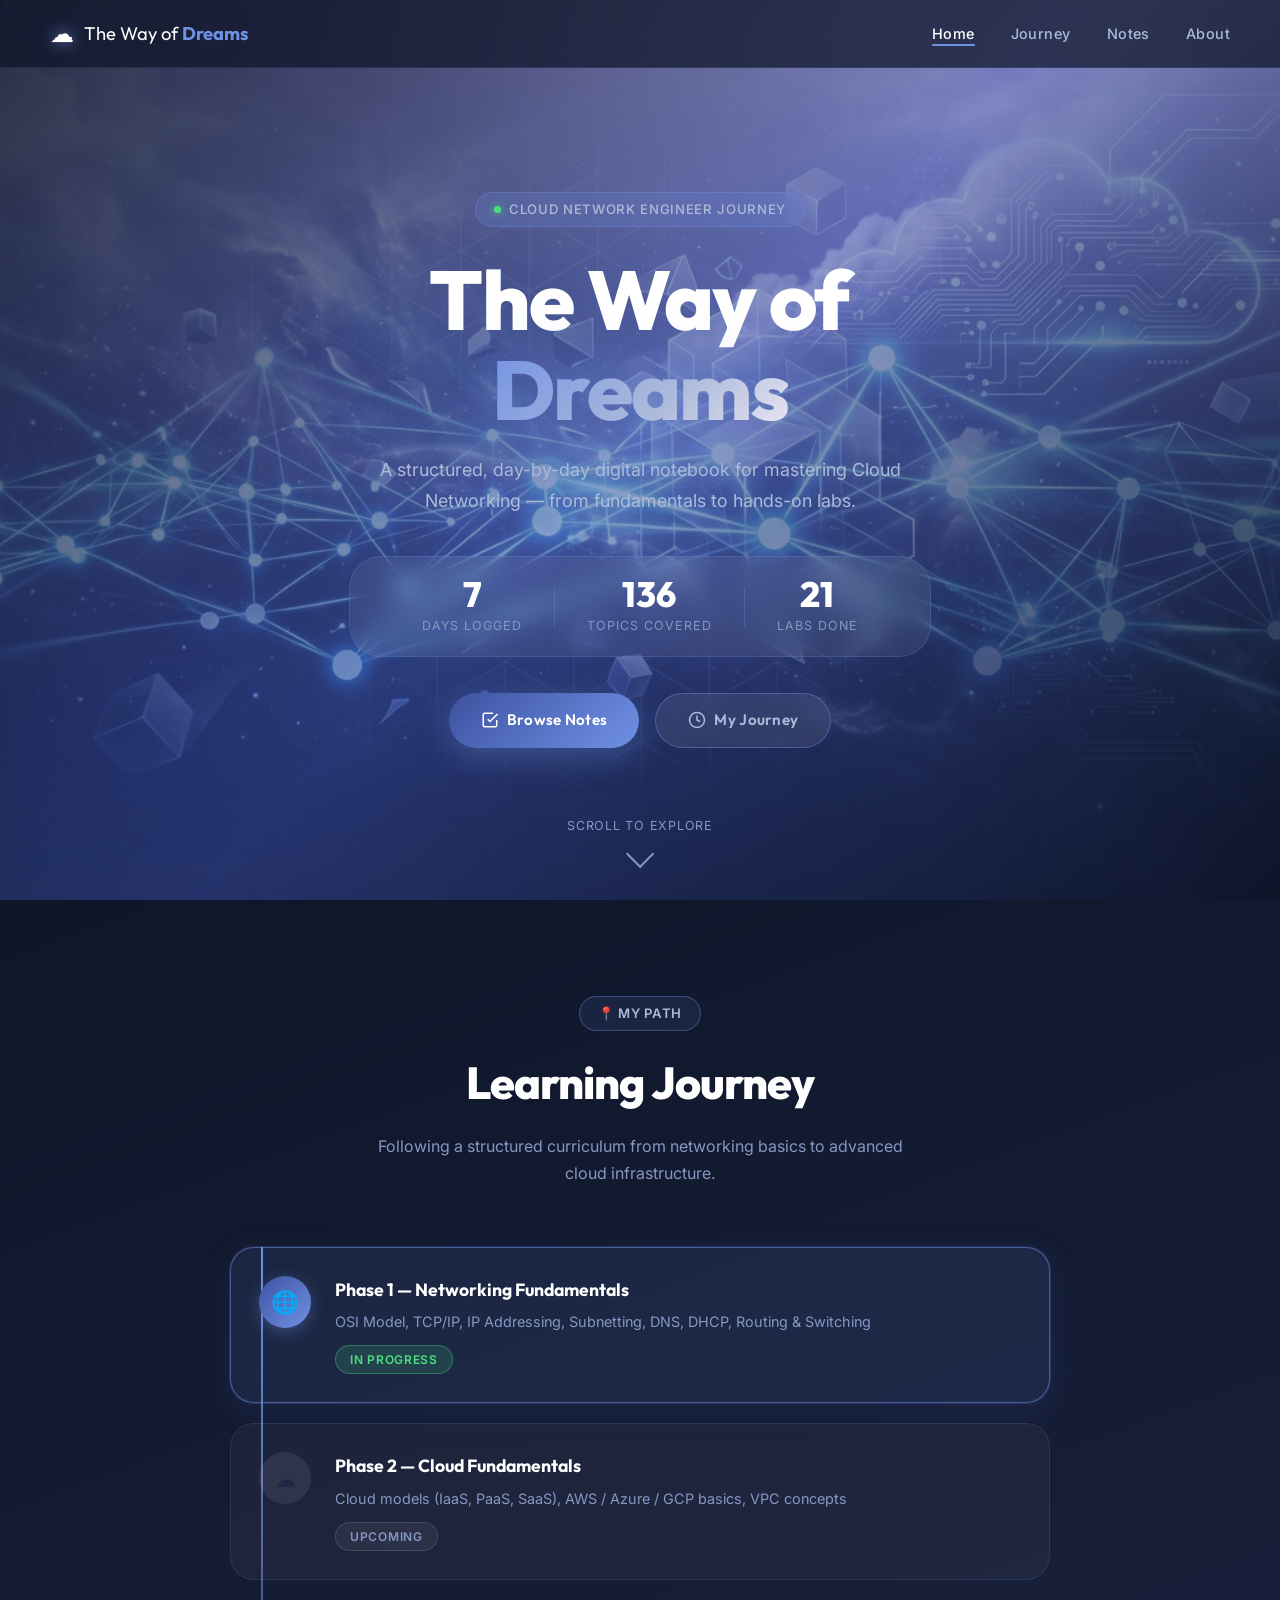
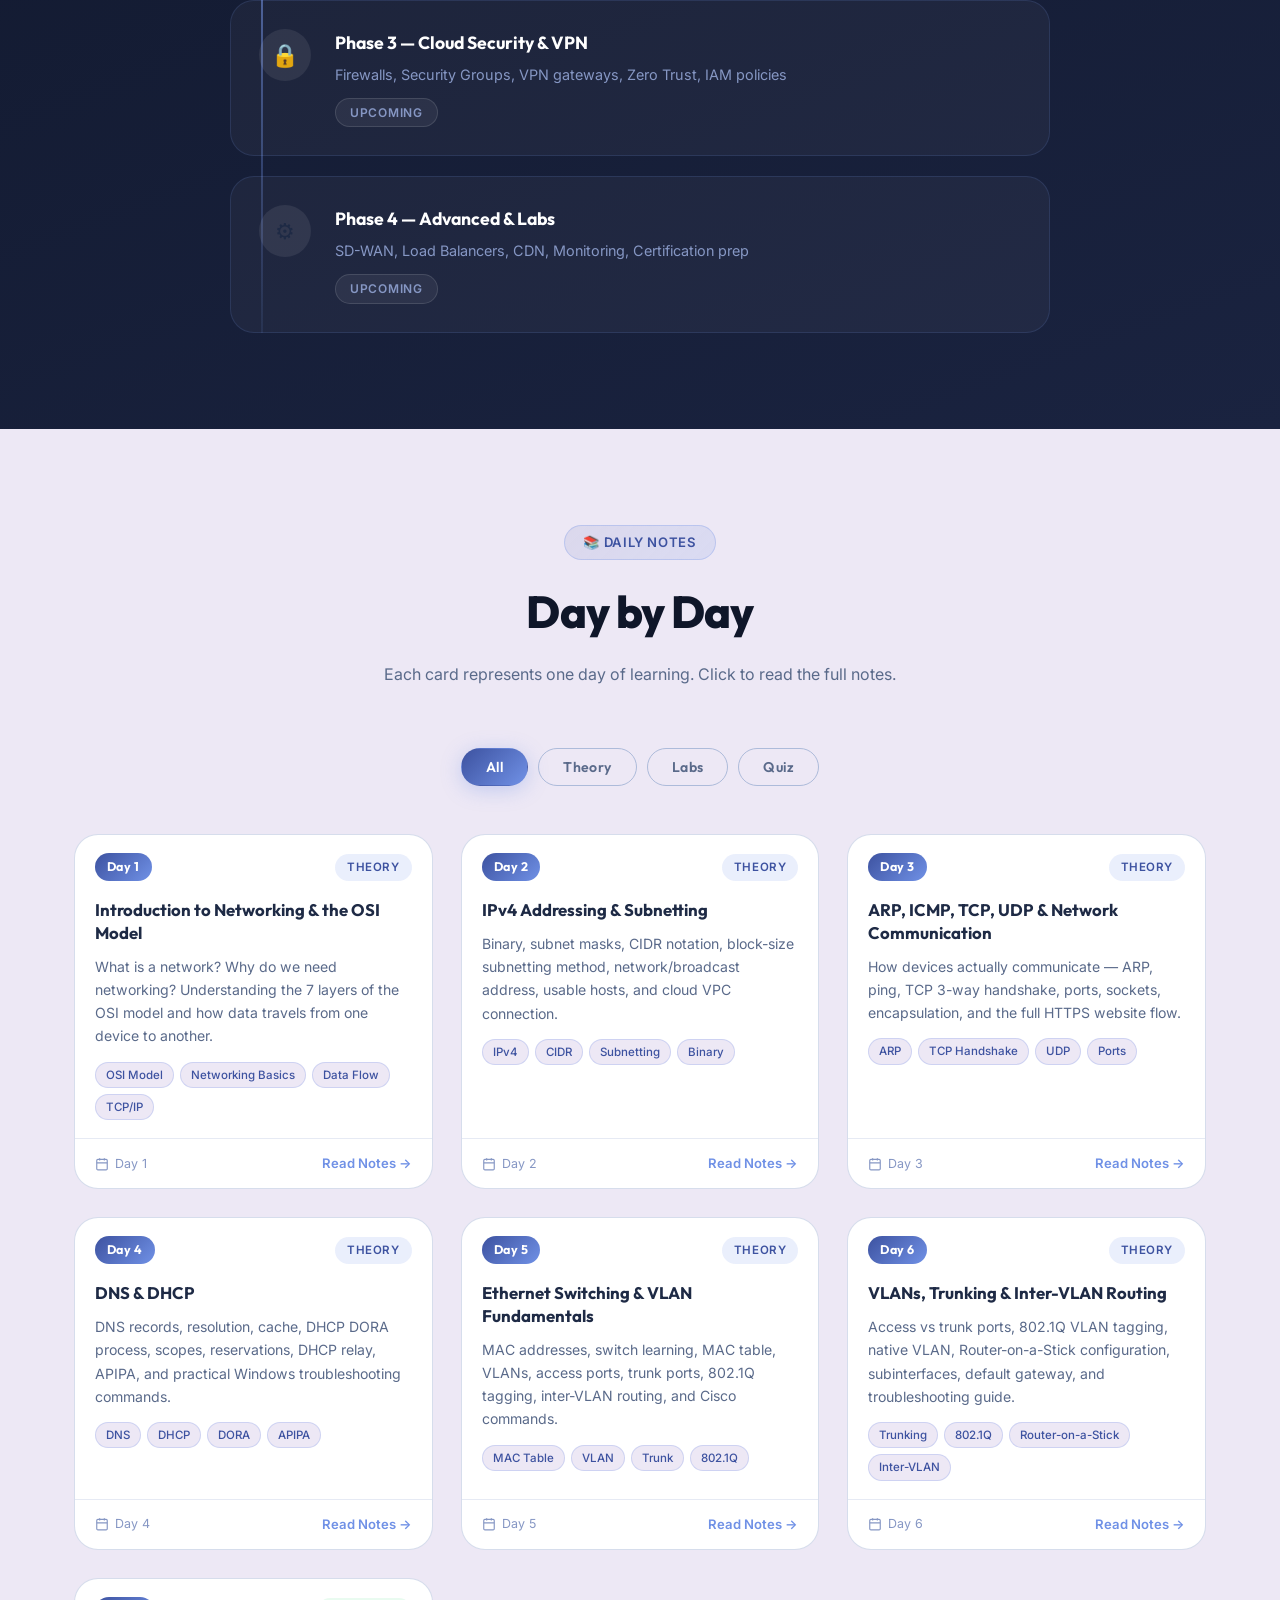
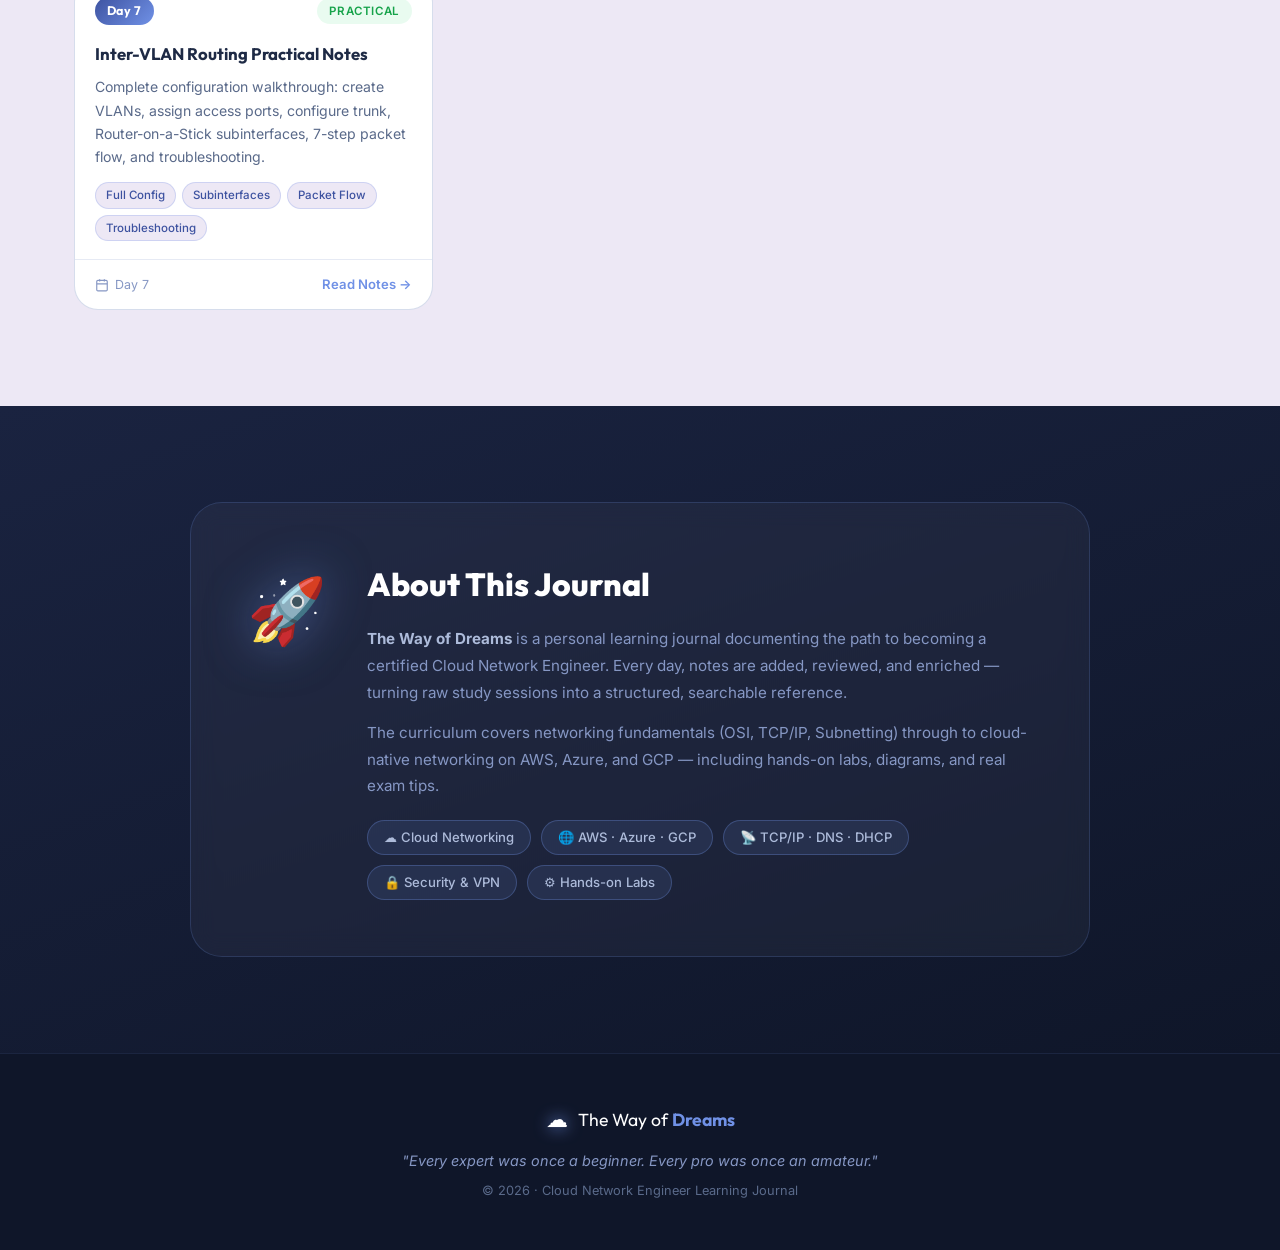
<file: index.html>
﻿<!DOCTYPE html>
<html lang="en">
<head>
  <meta charset="UTF-8" />
  <meta name="viewport" content="width=device-width, initial-scale=1.0" />
  <title>The Way of Dreams &ndash; Cloud Network Engineer Notes</title>
  <meta name="description" content="A personal digital notebook documenting the Cloud Network Engineer learning journey &mdash; day by day, concept by concept." />
  <link rel="preconnect" href="https://fonts.googleapis.com" />
  <link rel="preconnect" href="https://fonts.gstatic.com" crossorigin />
  <link href="https://fonts.googleapis.com/css2?family=Outfit:wght@300;400;500;600;700;800;900&family=Inter:wght@300;400;500;600&display=swap" rel="stylesheet" />
  <link rel="stylesheet" href="style.css" />
</head>
<body>

  <!-- NAVBAR -->
  <nav class="navbar" id="navbar">
    <div class="nav-inner">
      <a href="index.html" class="nav-logo">
        <span class="logo-icon">&#9729;</span>
        <span class="logo-text">The Way of <strong>Dreams</strong></span>
      </a>
      <ul class="nav-links" id="navLinks">
        <li><a href="index.html" class="active">Home</a></li>
        <li><a href="#journey">Journey</a></li>
        <li><a href="#notes-grid">Notes</a></li>
        <li><a href="#about">About</a></li>
      </ul>
      <button class="hamburger" id="hamburger" aria-label="Toggle menu">
        <span></span><span></span><span></span>
      </button>
    </div>
  </nav>

  <!-- HERO -->
  <header class="hero" id="home">
    <div class="hero-bg"></div>
    <div class="hero-overlay"></div>
    <div class="hero-particles" id="particles"></div>
    <div class="hero-content">
      <div class="hero-badge">
        <span class="badge-dot"></span>
        Cloud Network Engineer Journey
      </div>
      <h1 class="hero-title">
        The Way of<br /><span class="gradient-text">Dreams</span>
      </h1>
      <p class="hero-subtitle">
        A structured, day-by-day digital notebook for mastering Cloud Networking &mdash; from fundamentals to hands-on labs.
      </p>
      <div class="hero-stats">
        <div class="stat">
          <span class="stat-num" id="statDays">7</span>
          <span class="stat-label">Days Logged</span>
        </div>
        <div class="stat-divider"></div>
        <div class="stat">
          <span class="stat-num" id="statTopics">136</span>
          <span class="stat-label">Topics Covered</span>
        </div>
        <div class="stat-divider"></div>
        <div class="stat">
          <span class="stat-num" id="statLabs">21</span>
          <span class="stat-label">Labs Done</span>
        </div>
      </div>
      <div class="hero-actions">
        <a href="#notes-grid" class="btn btn-primary">
          <svg width="18" height="18" viewBox="0 0 24 24" fill="none" stroke="currentColor" stroke-width="2"><path d="M9 11l3 3L22 4"/><path d="M21 12v7a2 2 0 01-2 2H5a2 2 0 01-2-2V5a2 2 0 012-2h11"/></svg>
          Browse Notes
        </a>
        <a href="#journey" class="btn btn-outline">
          <svg width="18" height="18" viewBox="0 0 24 24" fill="none" stroke="currentColor" stroke-width="2"><circle cx="12" cy="12" r="10"/><polyline points="12 6 12 12 16 14"/></svg>
          My Journey
        </a>
      </div>
    </div>
    <div class="hero-scroll-hint">
      <span>Scroll to explore</span>
      <div class="scroll-arrow"></div>
    </div>
  </header>

  <!-- JOURNEY TIMELINE -->
  <section class="journey-section" id="journey">
    <div class="container">
      <div class="section-header">
        <span class="section-tag">&#128205; My Path</span>
        <h2 class="section-title">Learning Journey</h2>
        <p class="section-desc">Following a structured curriculum from networking basics to advanced cloud infrastructure.</p>
      </div>
      <div class="roadmap">
        <div class="roadmap-item active">
          <div class="roadmap-icon">&#127760;</div>
          <div class="roadmap-content">
            <h3>Phase 1 &mdash; Networking Fundamentals</h3>
            <p>OSI Model, TCP/IP, IP Addressing, Subnetting, DNS, DHCP, Routing &amp; Switching</p>
            <span class="roadmap-status status-current">In Progress</span>
          </div>
        </div>
        <div class="roadmap-item locked">
          <div class="roadmap-icon">&#9729;</div>
          <div class="roadmap-content">
            <h3>Phase 2 &mdash; Cloud Fundamentals</h3>
            <p>Cloud models (IaaS, PaaS, SaaS), AWS / Azure / GCP basics, VPC concepts</p>
            <span class="roadmap-status status-locked">Upcoming</span>
          </div>
        </div>
        <div class="roadmap-item locked">
          <div class="roadmap-icon">&#128274;</div>
          <div class="roadmap-content">
            <h3>Phase 3 &mdash; Cloud Security &amp; VPN</h3>
            <p>Firewalls, Security Groups, VPN gateways, Zero Trust, IAM policies</p>
            <span class="roadmap-status status-locked">Upcoming</span>
          </div>
        </div>
        <div class="roadmap-item locked">
          <div class="roadmap-icon">&#9881;</div>
          <div class="roadmap-content">
            <h3>Phase 4 &mdash; Advanced &amp; Labs</h3>
            <p>SD-WAN, Load Balancers, CDN, Monitoring, Certification prep</p>
            <span class="roadmap-status status-locked">Upcoming</span>
          </div>
        </div>
      </div>
    </div>
  </section>

  <!-- NOTES GRID -->
  <section class="notes-section" id="notes-grid">
    <div class="container">
      <div class="section-header">
        <span class="section-tag">&#128218; Daily Notes</span>
        <h2 class="section-title">Day by Day</h2>
        <p class="section-desc">Each card represents one day of learning. Click to read the full notes.</p>
      </div>
      <div class="filter-bar">
        <button class="filter-btn active" data-filter="all">All</button>
        <button class="filter-btn" data-filter="theory">Theory</button>
        <button class="filter-btn" data-filter="lab">Labs</button>
        <button class="filter-btn" data-filter="quiz">Quiz</button>
      </div>
      <div class="notes-grid" id="notesGrid">

        <!-- DAY 1 CARD -->
        <article class="note-card" data-category="theory" data-day="1" onclick="location.href='day1.html'">
          <div class="card-header">
            <div class="card-day-badge">Day 1</div>
            <div class="card-tag tag-theory">Theory</div>
          </div>
          <div class="card-body">
            <h3 class="card-title">Introduction to Networking &amp; the OSI Model</h3>
            <p class="card-excerpt">What is a network? Why do we need networking? Understanding the 7 layers of the OSI model and how data travels from one device to another.</p>
            <div class="card-topics">
              <span class="topic-chip">OSI Model</span>
              <span class="topic-chip">Networking Basics</span>
              <span class="topic-chip">Data Flow</span>
              <span class="topic-chip">TCP/IP</span>
            </div>
          </div>
          <div class="card-footer">
            <span class="card-date">
              <svg width="14" height="14" viewBox="0 0 24 24" fill="none" stroke="currentColor" stroke-width="2"><rect x="3" y="4" width="18" height="18" rx="2"/><line x1="16" y1="2" x2="16" y2="6"/><line x1="8" y1="2" x2="8" y2="6"/><line x1="3" y1="10" x2="21" y2="10"/></svg>
              Day 1
            </span>
            <span class="card-read">Read Notes &#8594;</span>
          </div>
          <div class="card-glow"></div>
        </article>

        <!-- DAY 2 CARD -->
        <article class="note-card" data-category="theory" data-day="2" onclick="location.href='day2.html'">
          <div class="card-header">
            <div class="card-day-badge">Day 2</div>
            <div class="card-tag tag-theory">Theory</div>
          </div>
          <div class="card-body">
            <h3 class="card-title">IPv4 Addressing &amp; Subnetting</h3>
            <p class="card-excerpt">Binary, subnet masks, CIDR notation, block-size subnetting method, network/broadcast address, usable hosts, and cloud VPC connection.</p>
            <div class="card-topics">
              <span class="topic-chip">IPv4</span>
              <span class="topic-chip">CIDR</span>
              <span class="topic-chip">Subnetting</span>
              <span class="topic-chip">Binary</span>
            </div>
          </div>
          <div class="card-footer">
            <span class="card-date">
              <svg width="14" height="14" viewBox="0 0 24 24" fill="none" stroke="currentColor" stroke-width="2"><rect x="3" y="4" width="18" height="18" rx="2"/><line x1="16" y1="2" x2="16" y2="6"/><line x1="8" y1="2" x2="8" y2="6"/><line x1="3" y1="10" x2="21" y2="10"/></svg>
              Day 2
            </span>
            <span class="card-read">Read Notes &#8594;</span>
          </div>
          <div class="card-glow"></div>
        </article>

        <!-- DAY 3 CARD -->
        <article class="note-card" data-category="theory" data-day="3" onclick="location.href='day3.html'">
          <div class="card-header">
            <div class="card-day-badge">Day 3</div>
            <div class="card-tag tag-theory">Theory</div>
          </div>
          <div class="card-body">
            <h3 class="card-title">ARP, ICMP, TCP, UDP &amp; Network Communication</h3>
            <p class="card-excerpt">How devices actually communicate &mdash; ARP, ping, TCP 3-way handshake, ports, sockets, encapsulation, and the full HTTPS website flow.</p>
            <div class="card-topics">
              <span class="topic-chip">ARP</span>
              <span class="topic-chip">TCP Handshake</span>
              <span class="topic-chip">UDP</span>
              <span class="topic-chip">Ports</span>
            </div>
          </div>
          <div class="card-footer">
            <span class="card-date">
              <svg width="14" height="14" viewBox="0 0 24 24" fill="none" stroke="currentColor" stroke-width="2"><rect x="3" y="4" width="18" height="18" rx="2"/><line x1="16" y1="2" x2="16" y2="6"/><line x1="8" y1="2" x2="8" y2="6"/><line x1="3" y1="10" x2="21" y2="10"/></svg>
              Day 3
            </span>
            <span class="card-read">Read Notes &#8594;</span>
          </div>
          <div class="card-glow"></div>
        </article>

        <!-- DAY 4 CARD -->
        <article class="note-card" data-category="theory" data-day="4" onclick="location.href='day4.html'">
          <div class="card-header">
            <div class="card-day-badge">Day 4</div>
            <div class="card-tag tag-theory">Theory</div>
          </div>
          <div class="card-body">
            <h3 class="card-title">DNS &amp; DHCP</h3>
            <p class="card-excerpt">DNS records, resolution, cache, DHCP DORA process, scopes, reservations, DHCP relay, APIPA, and practical Windows troubleshooting commands.</p>
            <div class="card-topics">
              <span class="topic-chip">DNS</span>
              <span class="topic-chip">DHCP</span>
              <span class="topic-chip">DORA</span>
              <span class="topic-chip">APIPA</span>
            </div>
          </div>
          <div class="card-footer">
            <span class="card-date">
              <svg width="14" height="14" viewBox="0 0 24 24" fill="none" stroke="currentColor" stroke-width="2"><rect x="3" y="4" width="18" height="18" rx="2"/><line x1="16" y1="2" x2="16" y2="6"/><line x1="8" y1="2" x2="8" y2="6"/><line x1="3" y1="10" x2="21" y2="10"/></svg>
              Day 4
            </span>
            <span class="card-read">Read Notes &#8594;</span>
          </div>
          <div class="card-glow"></div>
        </article>

        <!-- COMING SOON PLACEHOLDER CARDS -->

        <!-- DAY 5 CARD -->
        <article class="note-card" data-category="theory" data-day="5" onclick="location.href='day5.html'">
          <div class="card-header">
            <div class="card-day-badge">Day 5</div>
            <div class="card-tag tag-theory">Theory</div>
          </div>
          <div class="card-body">
            <h3 class="card-title">Ethernet Switching &amp; VLAN Fundamentals</h3>
            <p class="card-excerpt">MAC addresses, switch learning, MAC table, VLANs, access ports, trunk ports, 802.1Q tagging, inter-VLAN routing, and Cisco commands.</p>
            <div class="card-topics">
              <span class="topic-chip">MAC Table</span>
              <span class="topic-chip">VLAN</span>
              <span class="topic-chip">Trunk</span>
              <span class="topic-chip">802.1Q</span>
            </div>
          </div>
          <div class="card-footer">
            <span class="card-date">
              <svg width="14" height="14" viewBox="0 0 24 24" fill="none" stroke="currentColor" stroke-width="2"><rect x="3" y="4" width="18" height="18" rx="2"/><line x1="16" y1="2" x2="16" y2="6"/><line x1="8" y1="2" x2="8" y2="6"/><line x1="3" y1="10" x2="21" y2="10"/></svg>
              Day 5
            </span>
            <span class="card-read">Read Notes &#8594;</span>
          </div>
          <div class="card-glow"></div>
        </article>

        <!-- DAY 6 CARD -->
        <article class="note-card" data-category="theory" data-day="6" onclick="location.href='day6.html'">
          <div class="card-header">
            <div class="card-day-badge">Day 6</div>
            <div class="card-tag tag-theory">Theory</div>
          </div>
          <div class="card-body">
            <h3 class="card-title">VLANs, Trunking &amp; Inter-VLAN Routing</h3>
            <p class="card-excerpt">Access vs trunk ports, 802.1Q VLAN tagging, native VLAN, Router-on-a-Stick configuration, subinterfaces, default gateway, and troubleshooting guide.</p>
            <div class="card-topics">
              <span class="topic-chip">Trunking</span>
              <span class="topic-chip">802.1Q</span>
              <span class="topic-chip">Router-on-a-Stick</span>
              <span class="topic-chip">Inter-VLAN</span>
            </div>
          </div>
          <div class="card-footer">
            <span class="card-date">
              <svg width="14" height="14" viewBox="0 0 24 24" fill="none" stroke="currentColor" stroke-width="2"><rect x="3" y="4" width="18" height="18" rx="2"/><line x1="16" y1="2" x2="16" y2="6"/><line x1="8" y1="2" x2="8" y2="6"/><line x1="3" y1="10" x2="21" y2="10"/></svg>
              Day 6
            </span>
            <span class="card-read">Read Notes &#8594;</span>
          </div>
          <div class="card-glow"></div>
        </article>

        <!-- DAY 7 CARD -->
        <article class="note-card" data-category="lab" data-day="7" onclick="location.href='day7.html'">
          <div class="card-header">
            <div class="card-day-badge">Day 7</div>
            <div class="card-tag tag-lab">Practical</div>
          </div>
          <div class="card-body">
            <h3 class="card-title">Inter-VLAN Routing Practical Notes</h3>
            <p class="card-excerpt">Complete configuration walkthrough: create VLANs, assign access ports, configure trunk, Router-on-a-Stick subinterfaces, 7-step packet flow, and troubleshooting.</p>
            <div class="card-topics">
              <span class="topic-chip">Full Config</span>
              <span class="topic-chip">Subinterfaces</span>
              <span class="topic-chip">Packet Flow</span>
              <span class="topic-chip">Troubleshooting</span>
            </div>
          </div>
          <div class="card-footer">
            <span class="card-date">
              <svg width="14" height="14" viewBox="0 0 24 24" fill="none" stroke="currentColor" stroke-width="2"><rect x="3" y="4" width="18" height="18" rx="2"/><line x1="16" y1="2" x2="16" y2="6"/><line x1="8" y1="2" x2="8" y2="6"/><line x1="3" y1="10" x2="21" y2="10"/></svg>
              Day 7
            </span>
            <span class="card-read">Read Notes &#8594;</span>
          </div>
          <div class="card-glow"></div>
        </article>

      </div>
    </div>
  </section>

  <!-- ABOUT -->
  <section class="about-section" id="about">
    <div class="container">
      <div class="about-card">
        <div class="about-icon">&#128640;</div>
        <div class="about-text">
          <h2>About This Journal</h2>
          <p>
            <strong>The Way of Dreams</strong> is a personal learning journal documenting the path to becoming a certified Cloud Network Engineer.
            Every day, notes are added, reviewed, and enriched &mdash; turning raw study sessions into a structured, searchable reference.
          </p>
          <p>
            The curriculum covers networking fundamentals (OSI, TCP/IP, Subnetting) through to cloud-native networking on AWS, Azure, and GCP &mdash; including hands-on labs, diagrams, and real exam tips.
          </p>
          <div class="about-chips">
            <span>&#9729; Cloud Networking</span>
            <span>&#127760; AWS &middot; Azure &middot; GCP</span>
            <span>&#128225; TCP/IP &middot; DNS &middot; DHCP</span>
            <span>&#128274; Security &amp; VPN</span>
            <span>&#9881; Hands-on Labs</span>
          </div>
        </div>
      </div>
    </div>
  </section>

  <!-- FOOTER -->
  <footer class="footer">
    <div class="container">
      <div class="footer-inner">
        <div class="footer-brand">
          <span class="logo-icon">&#9729;</span>
          <span>The Way of <strong>Dreams</strong></span>
        </div>
        <p class="footer-quote">"Every expert was once a beginner. Every pro was once an amateur."</p>
        <p class="footer-copy">&#169; 2026 &middot; Cloud Network Engineer Learning Journal</p>
      </div>
    </div>
  </footer>

  <script src="script.js"></script>
</body>
</html>
</file>
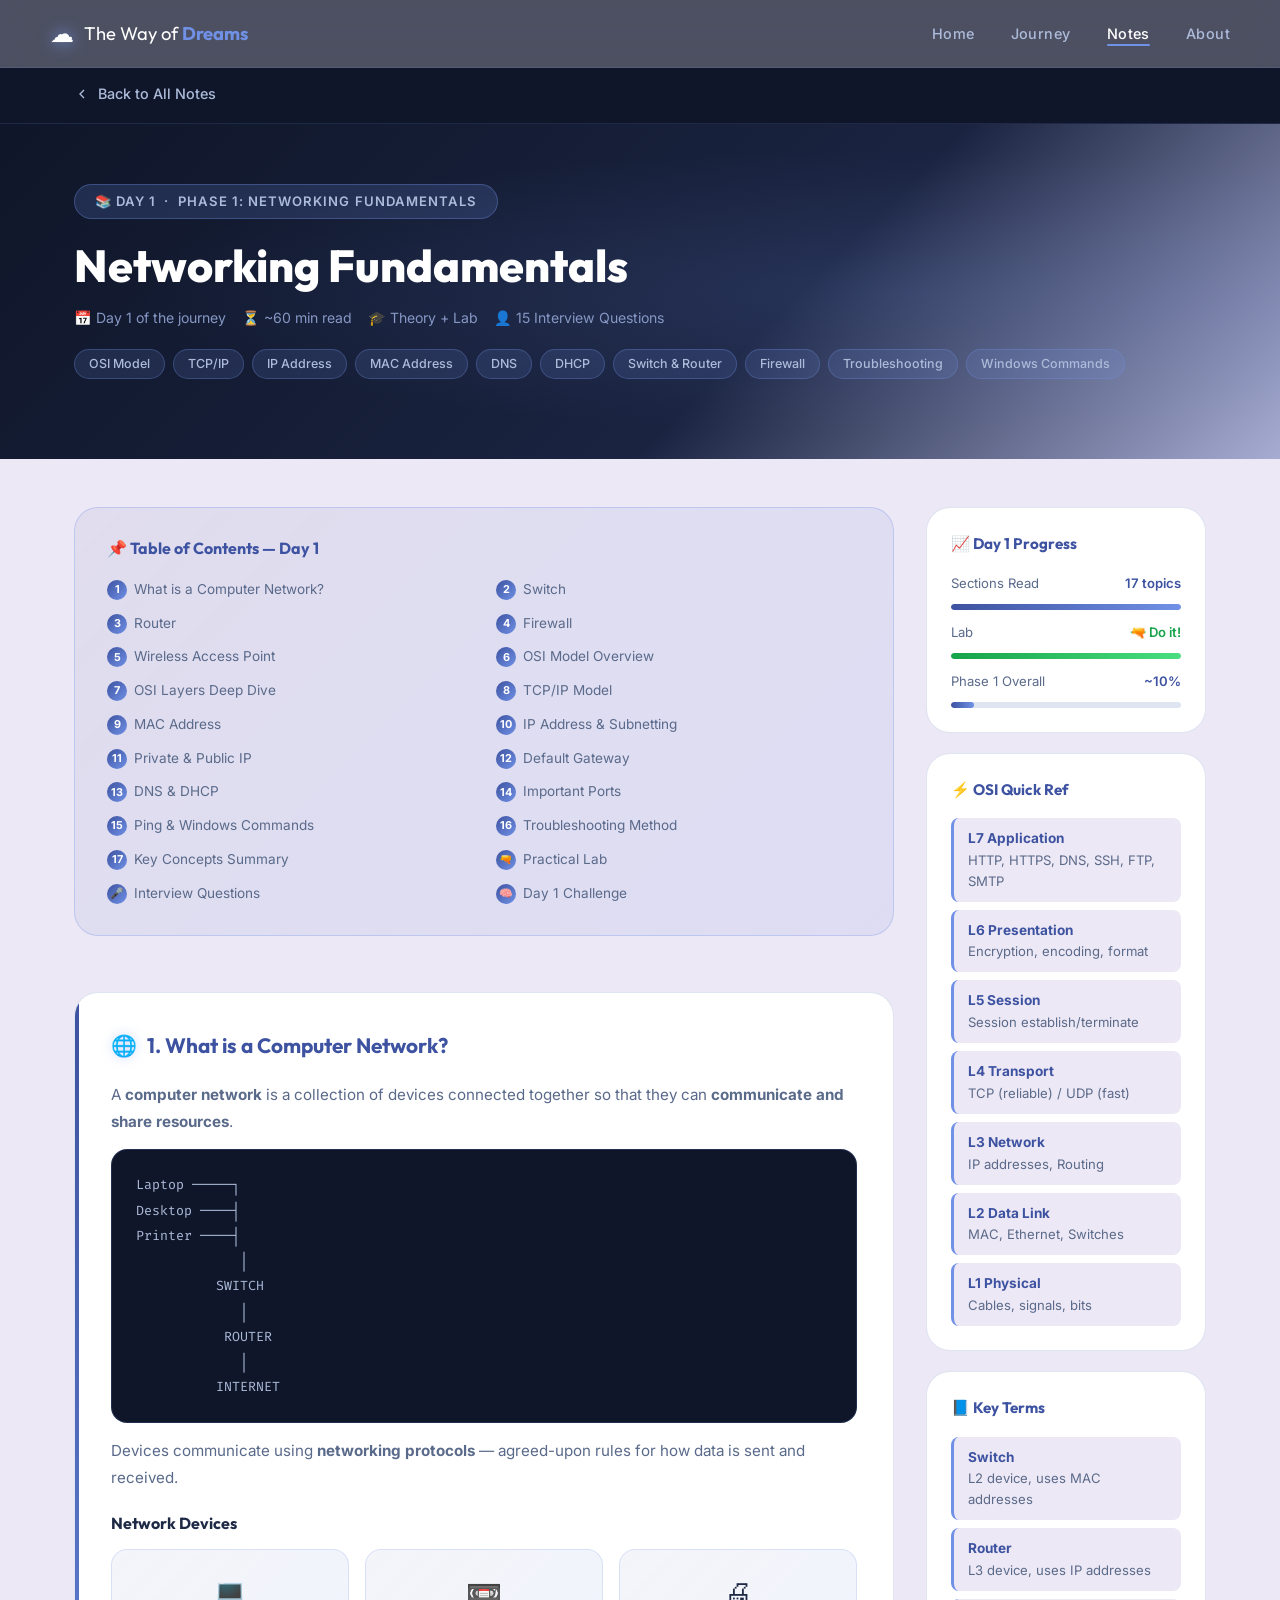
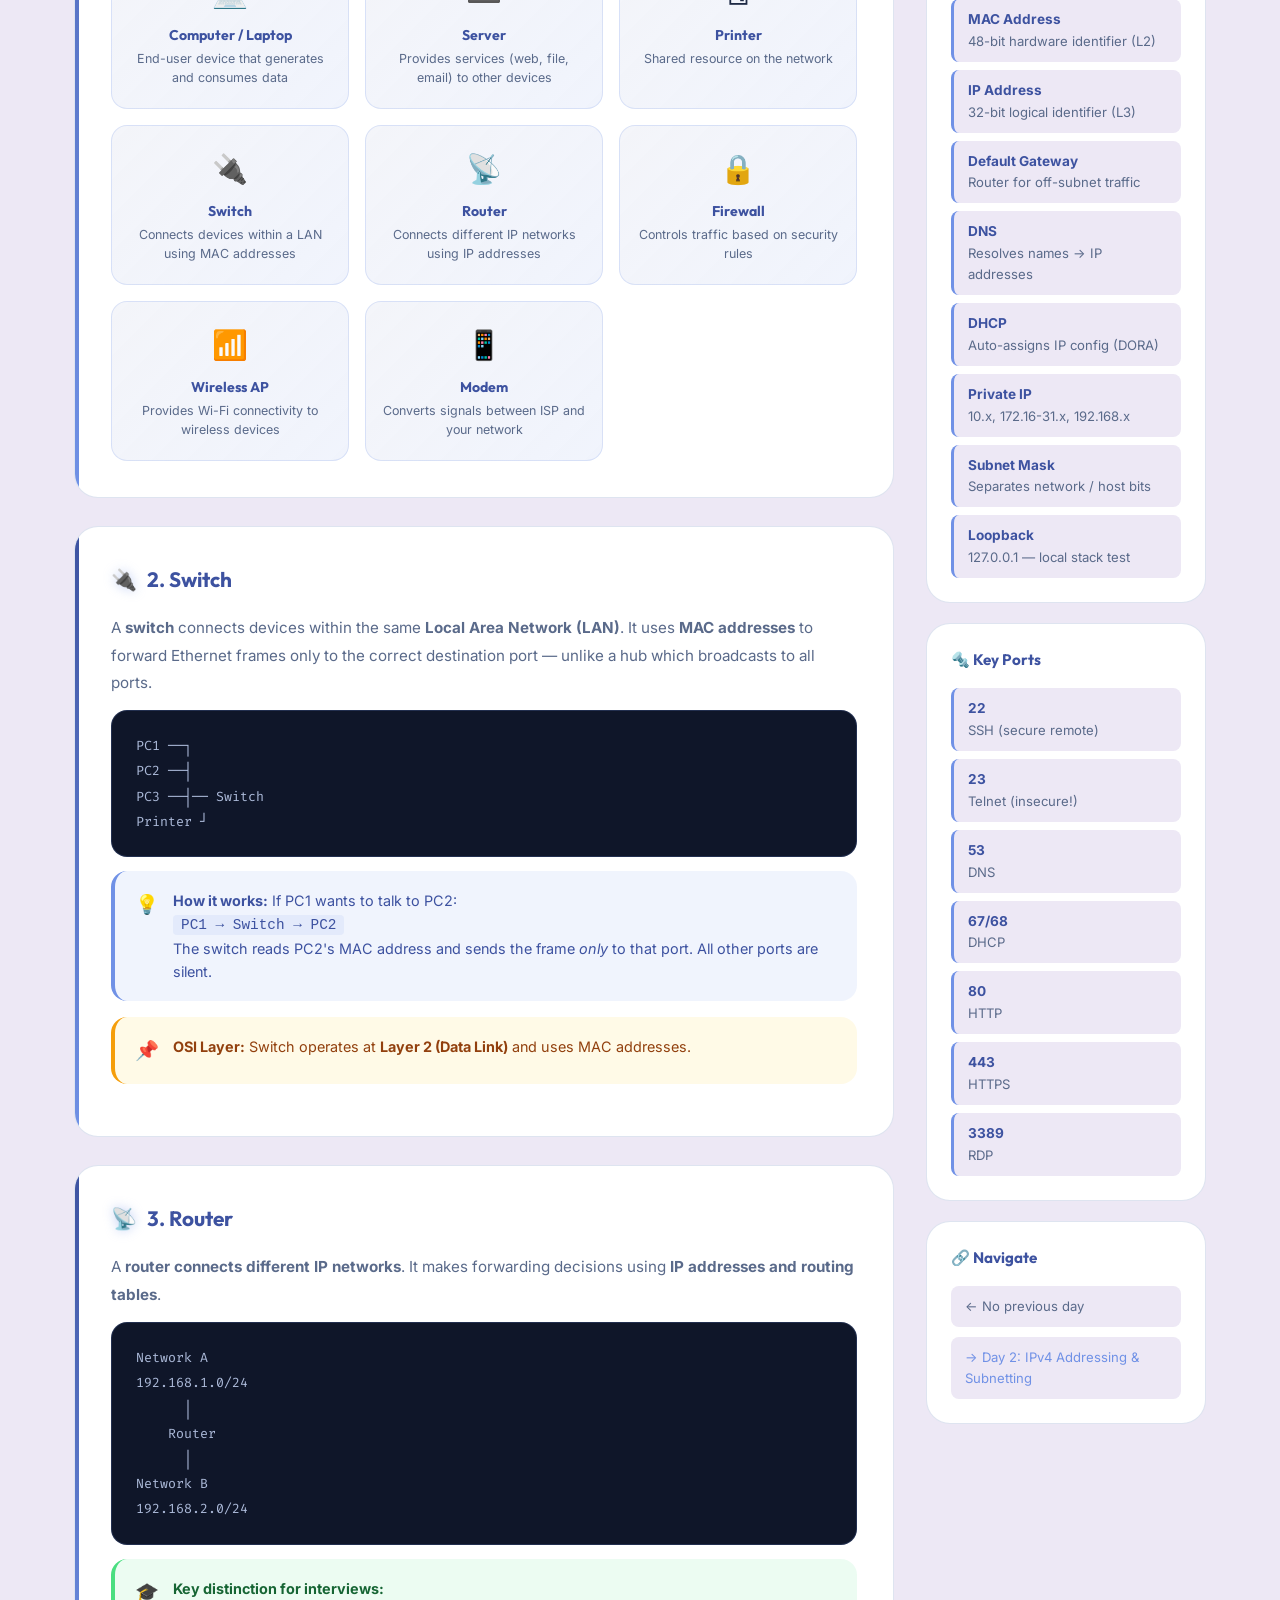
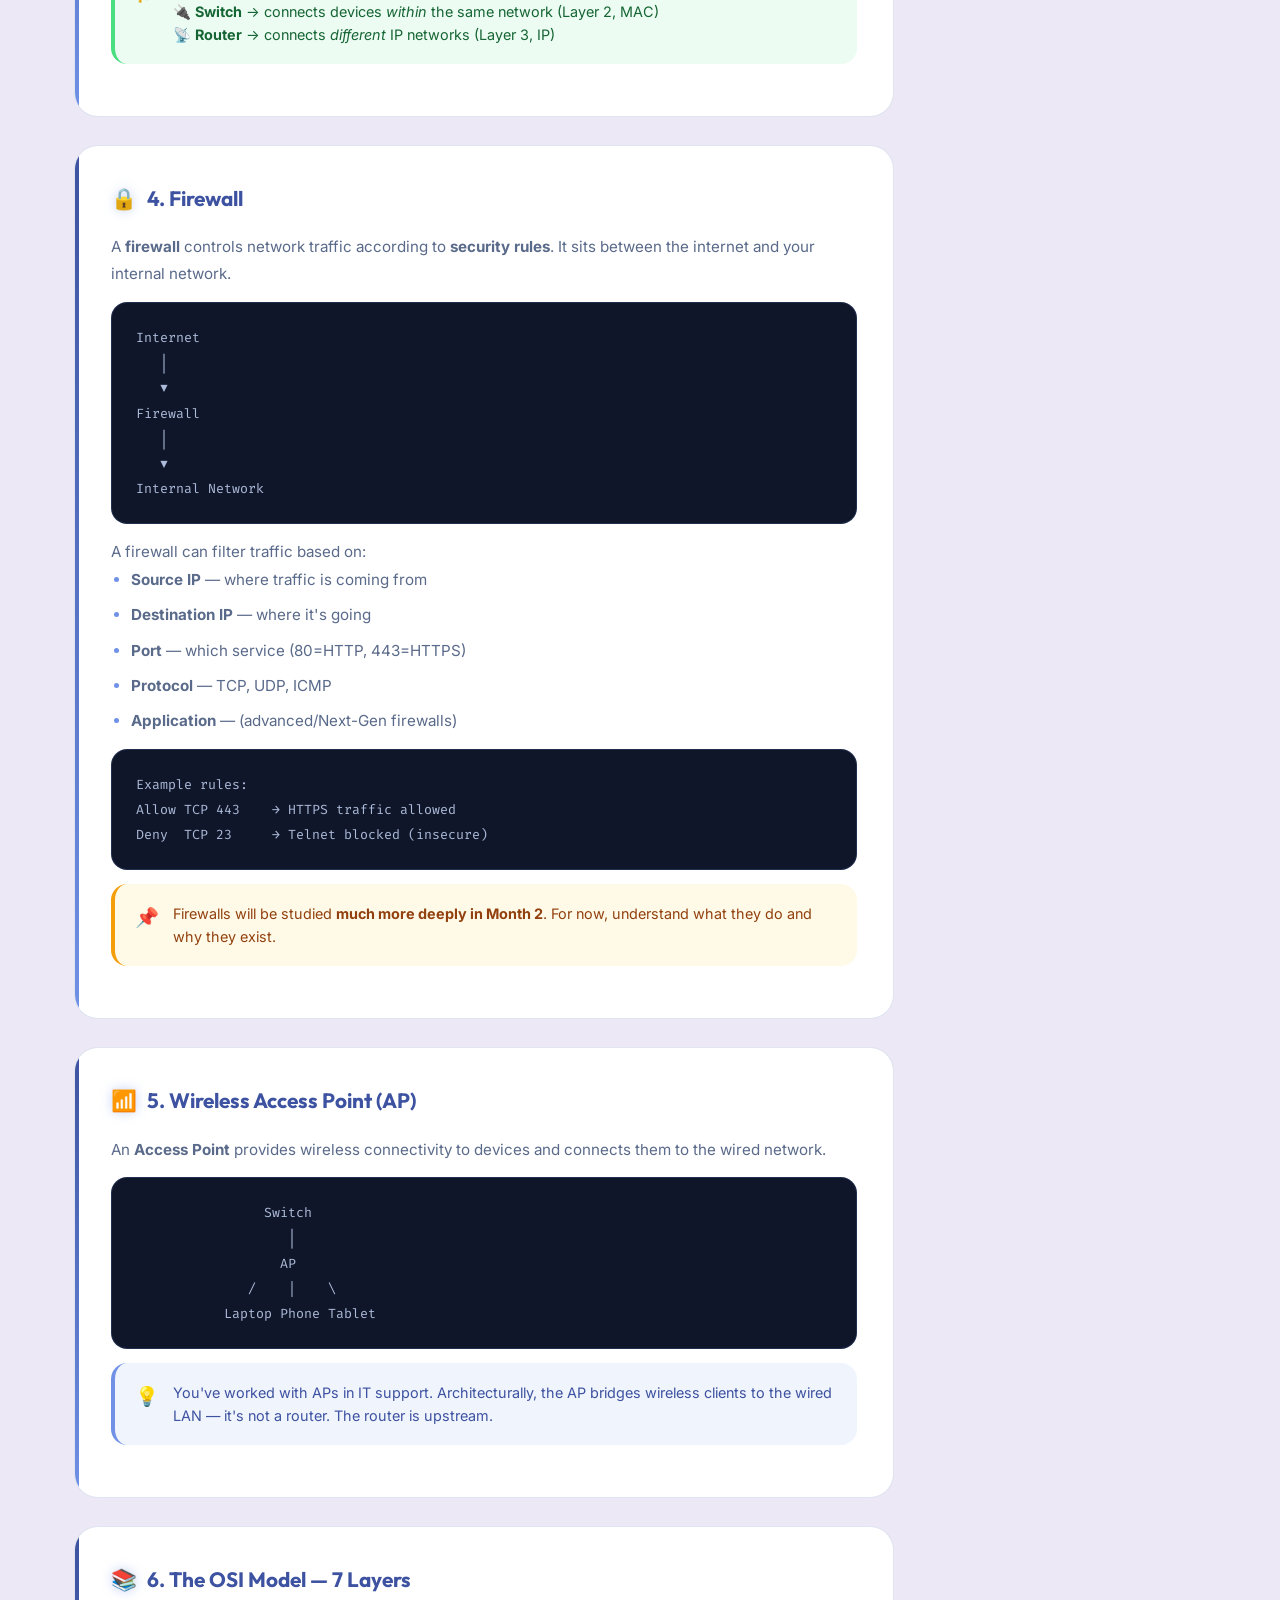
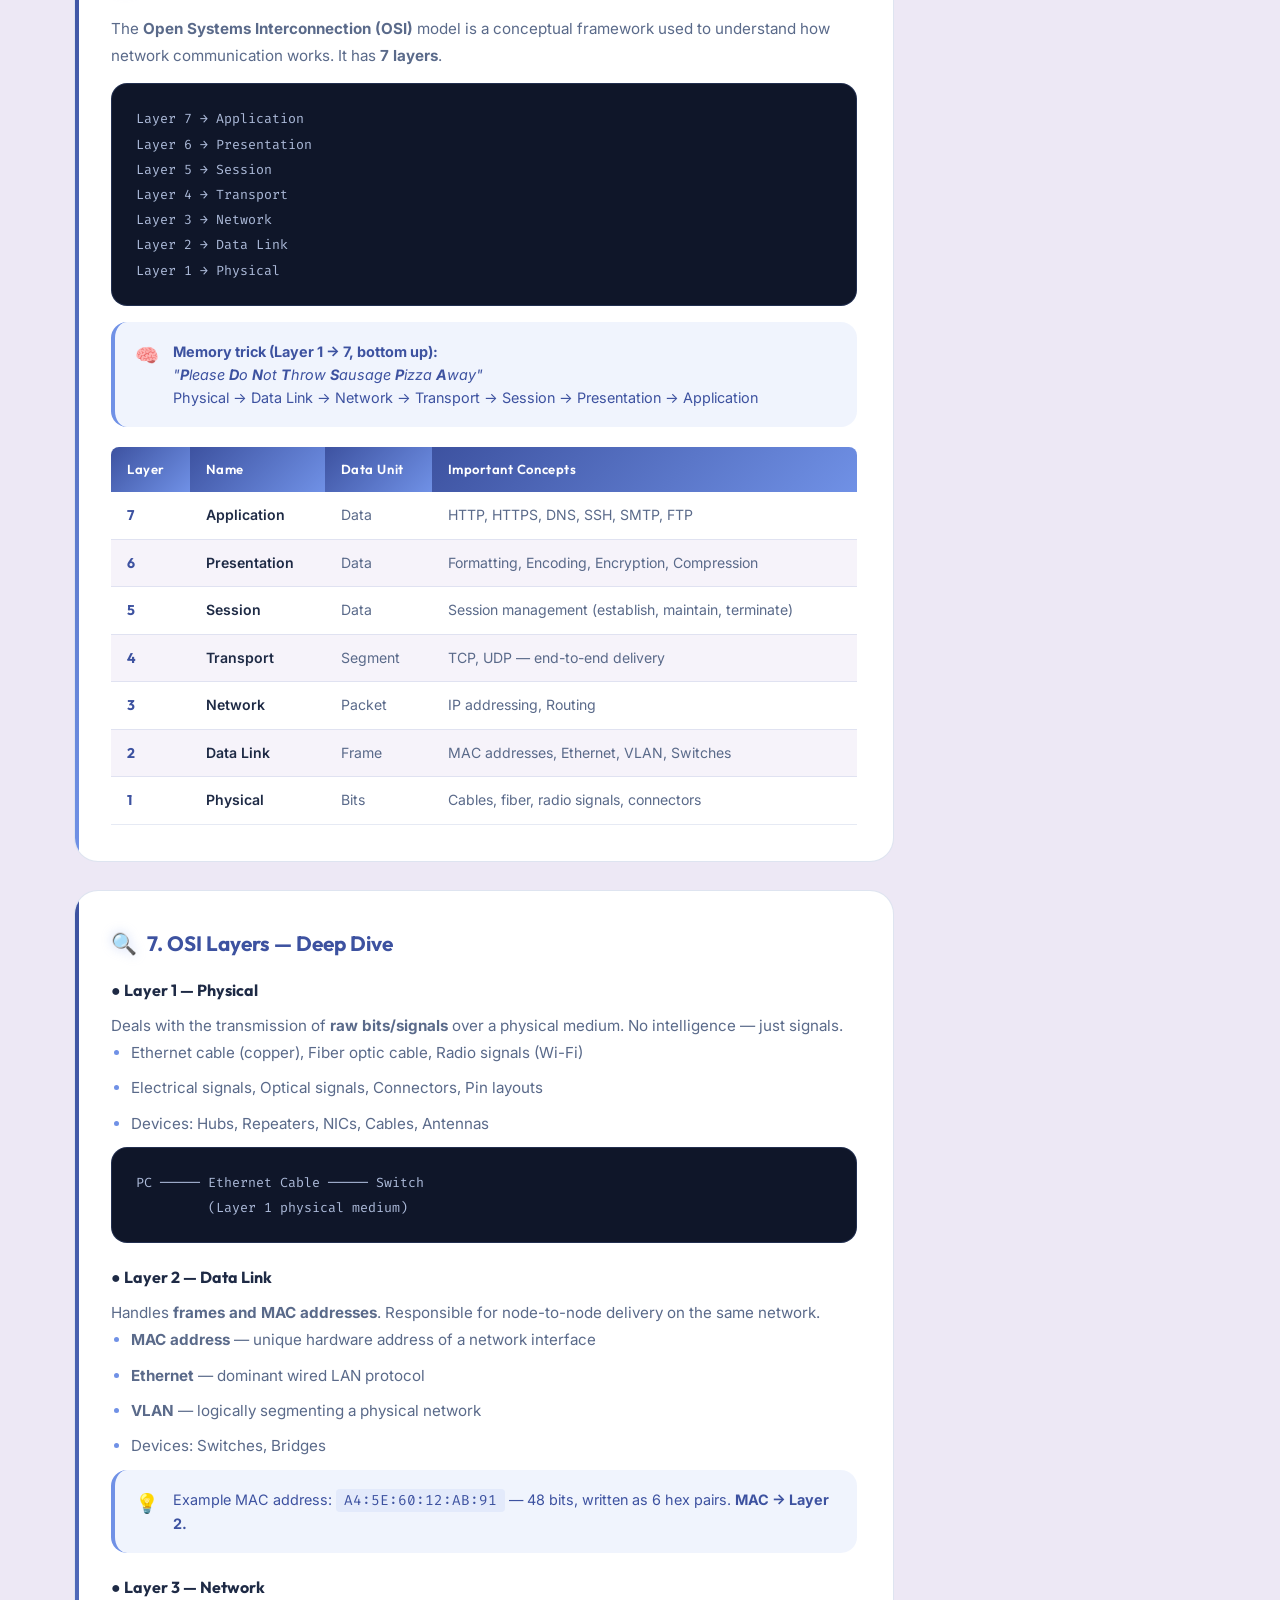
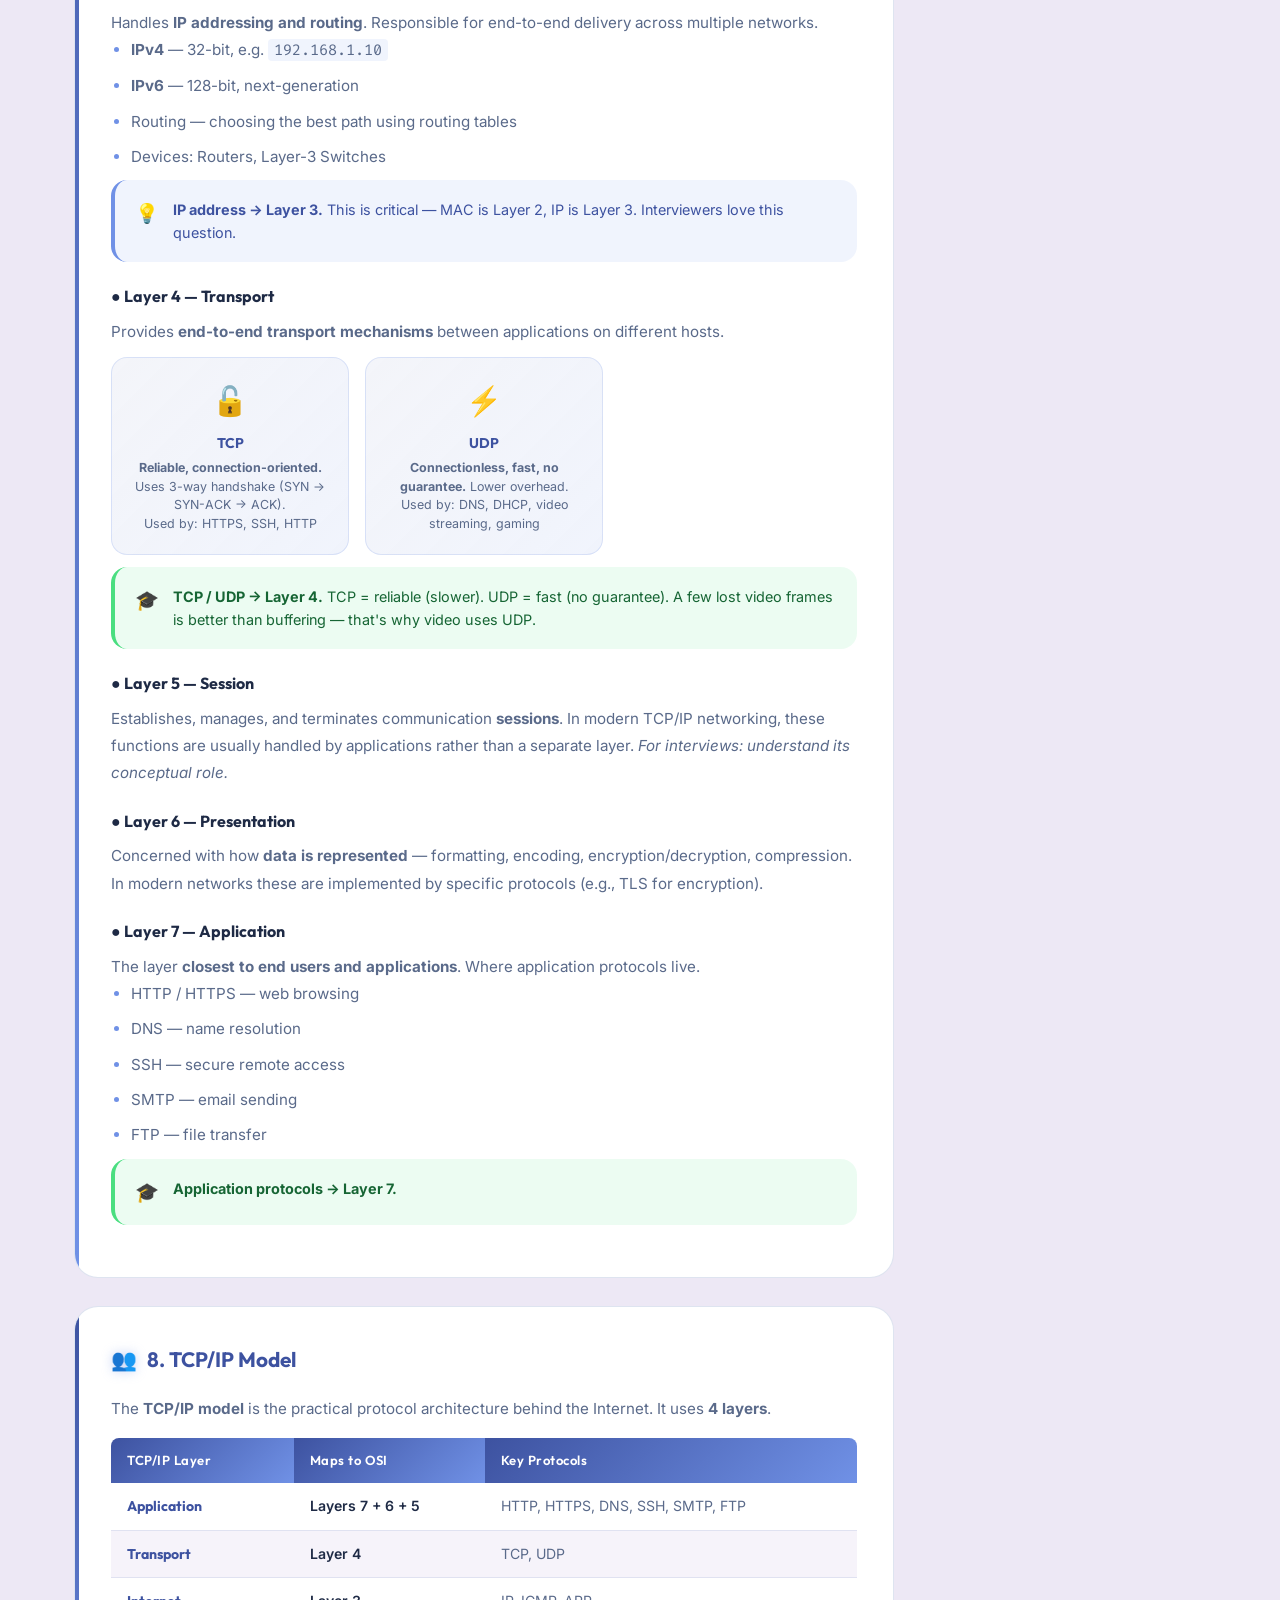
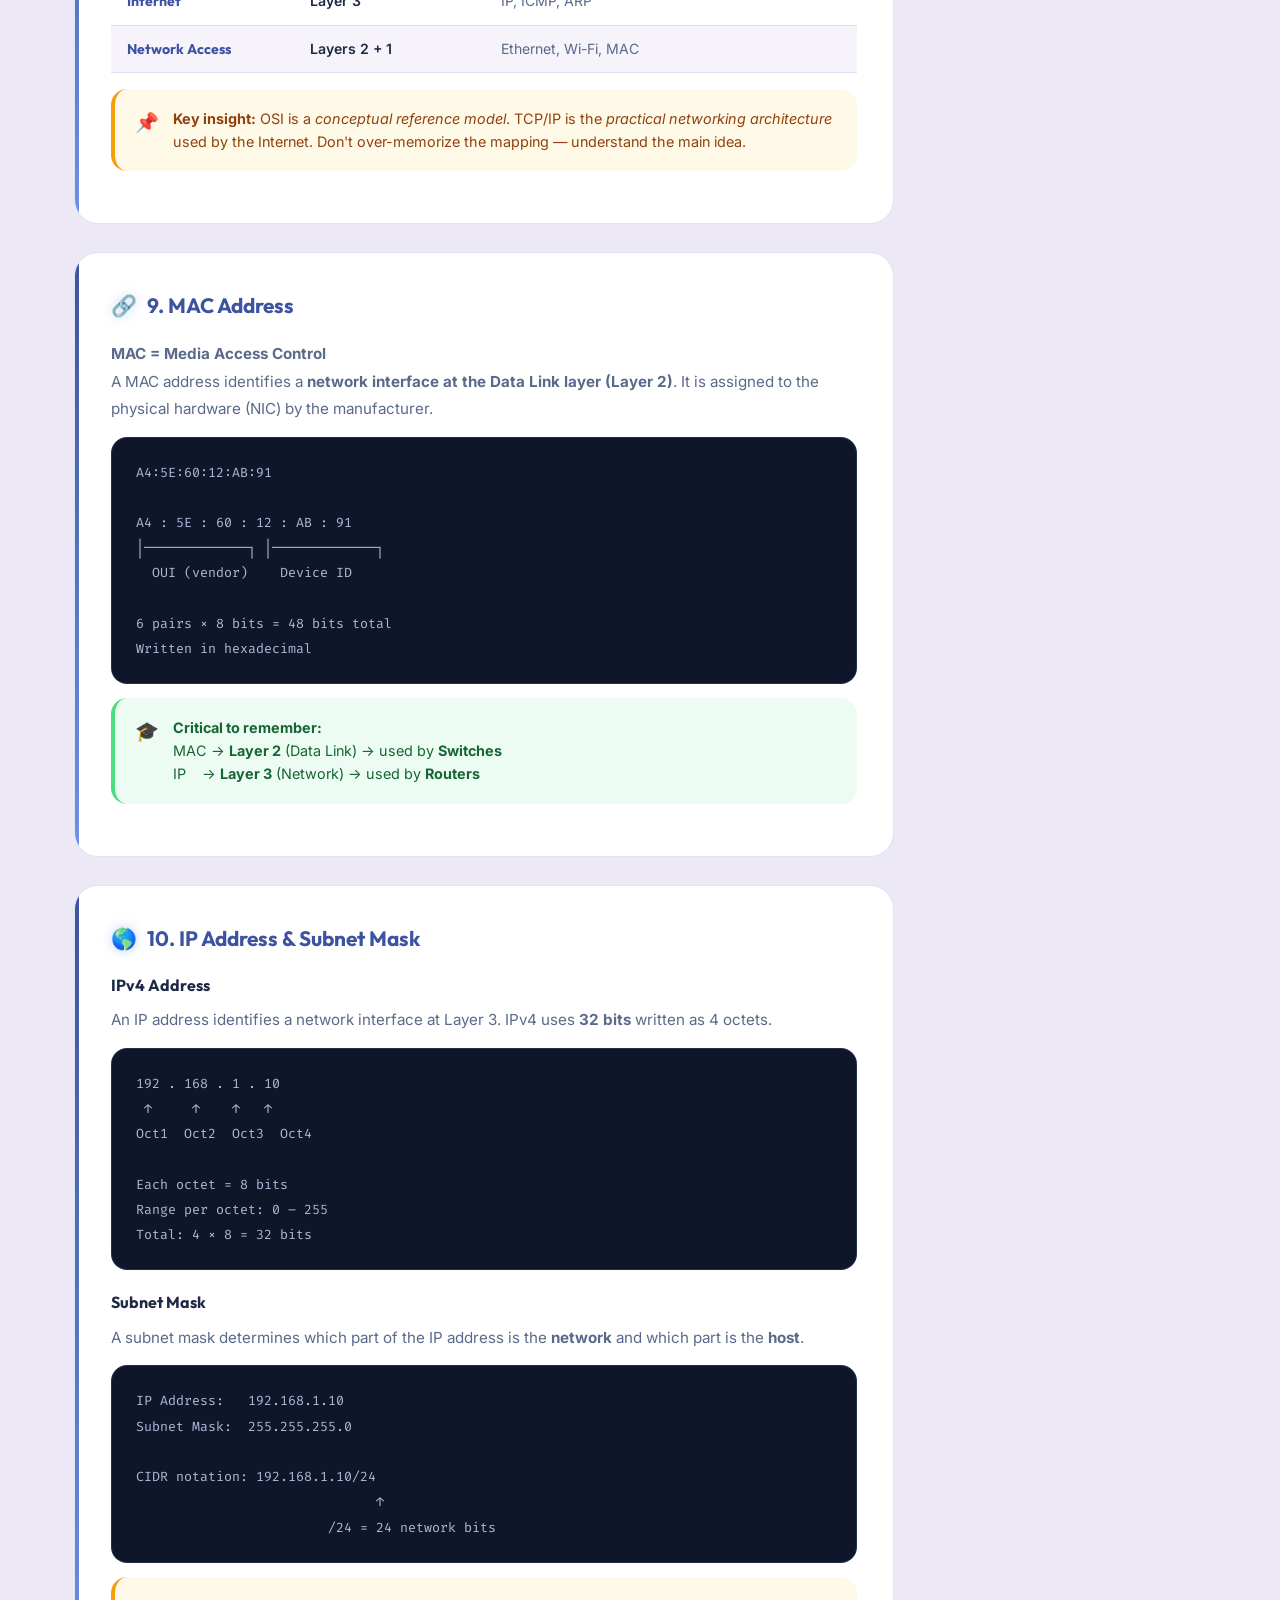
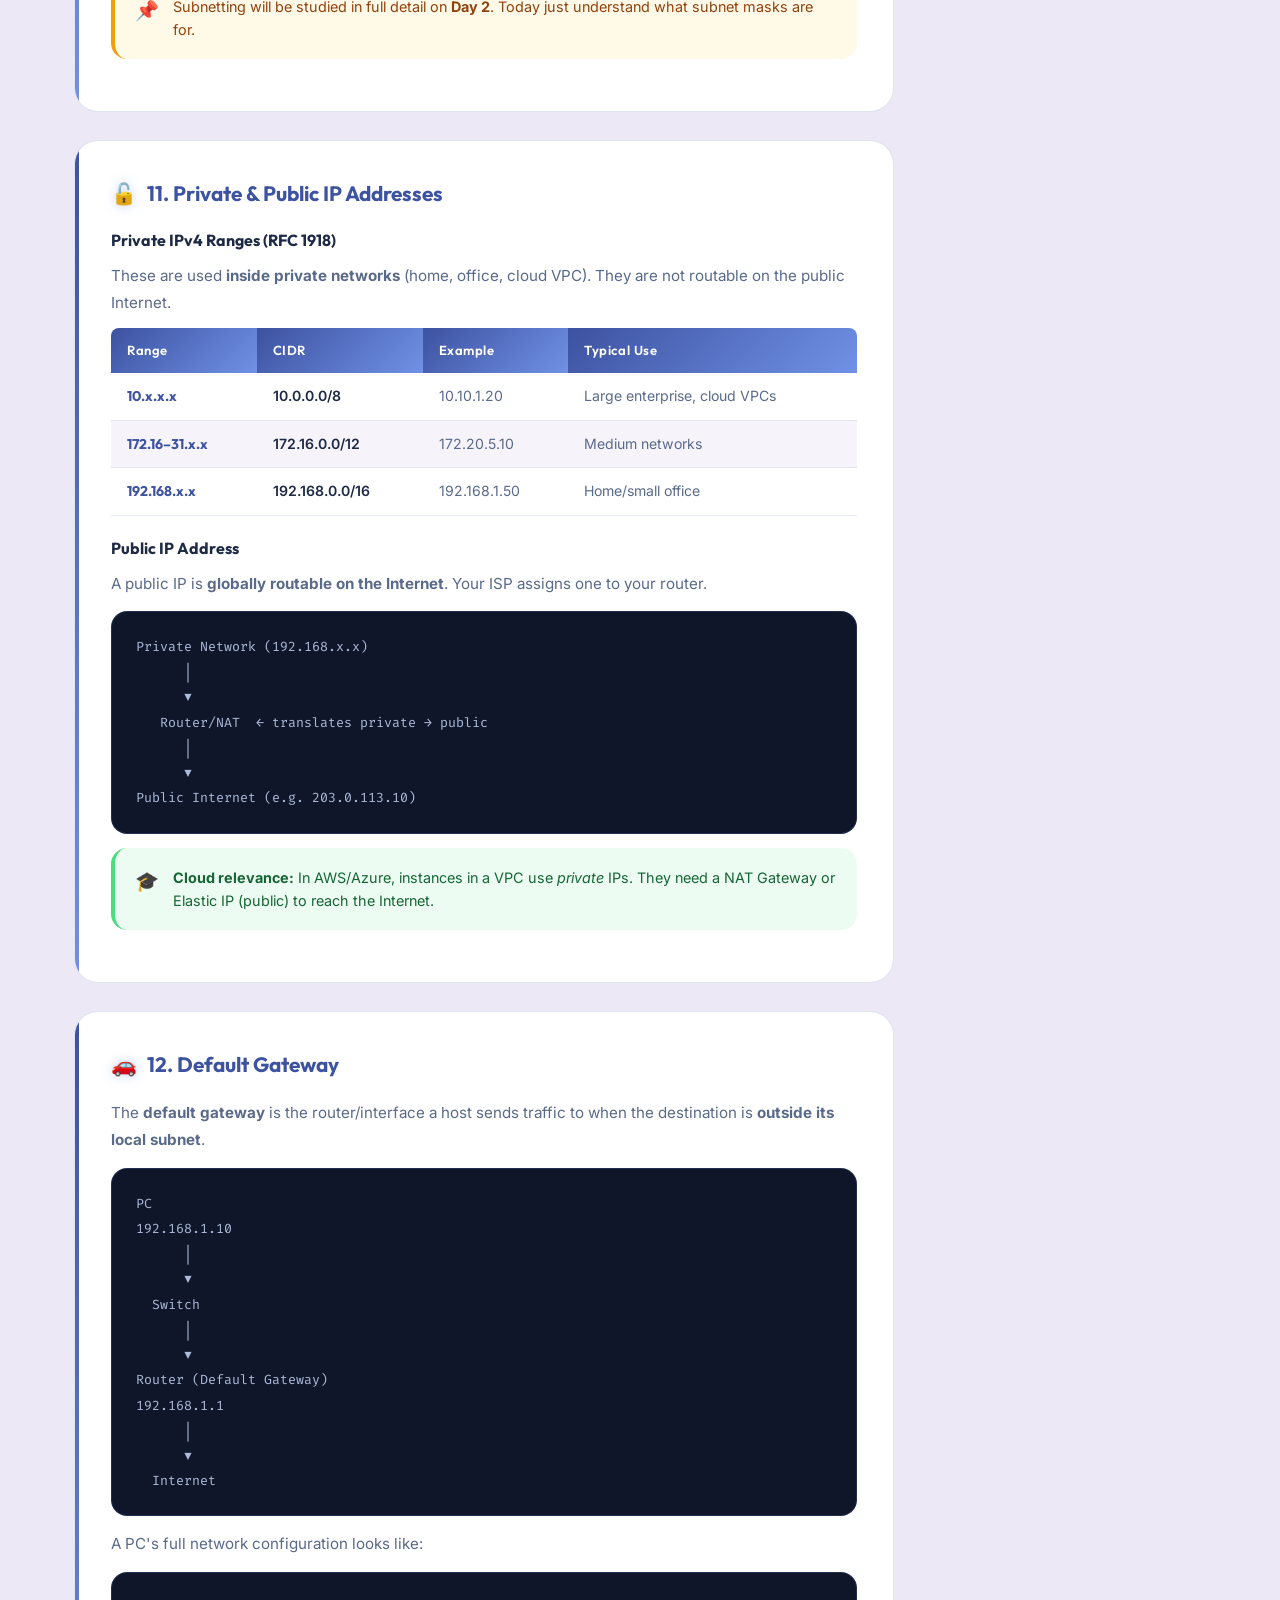
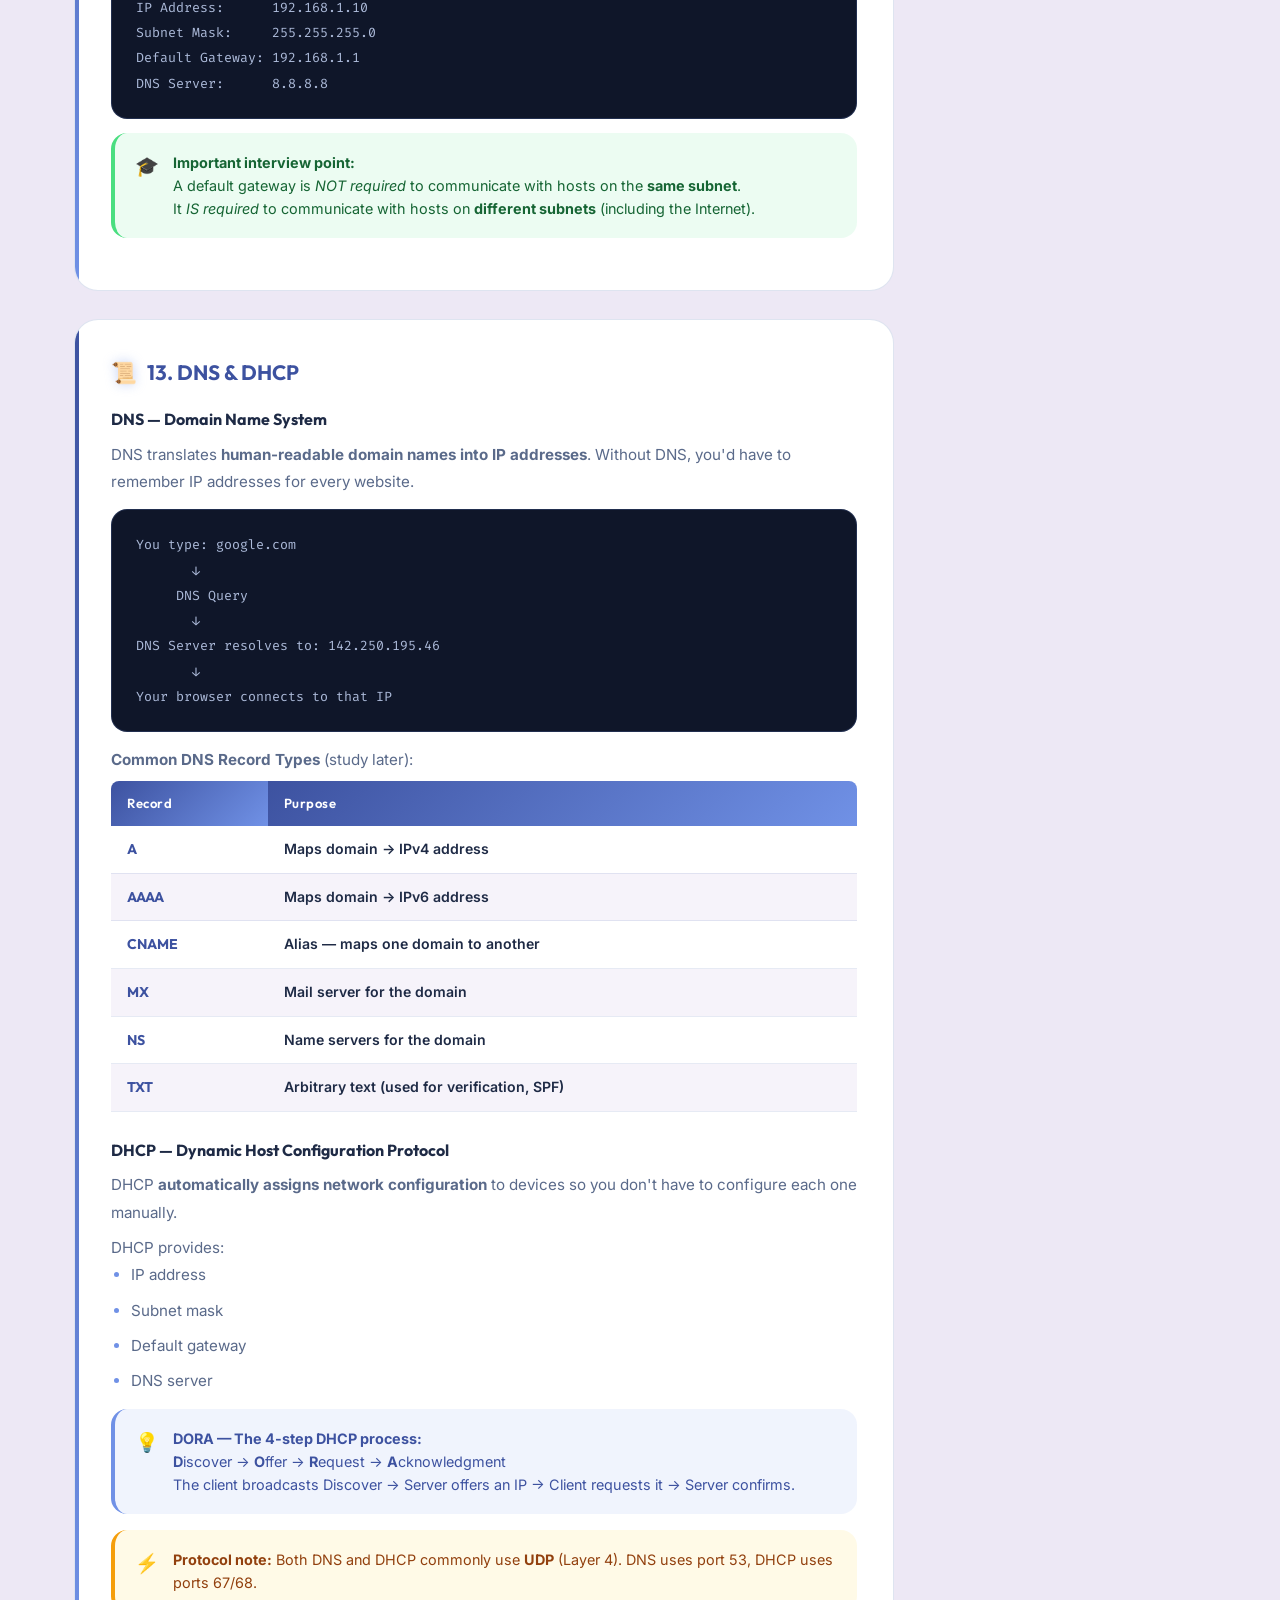
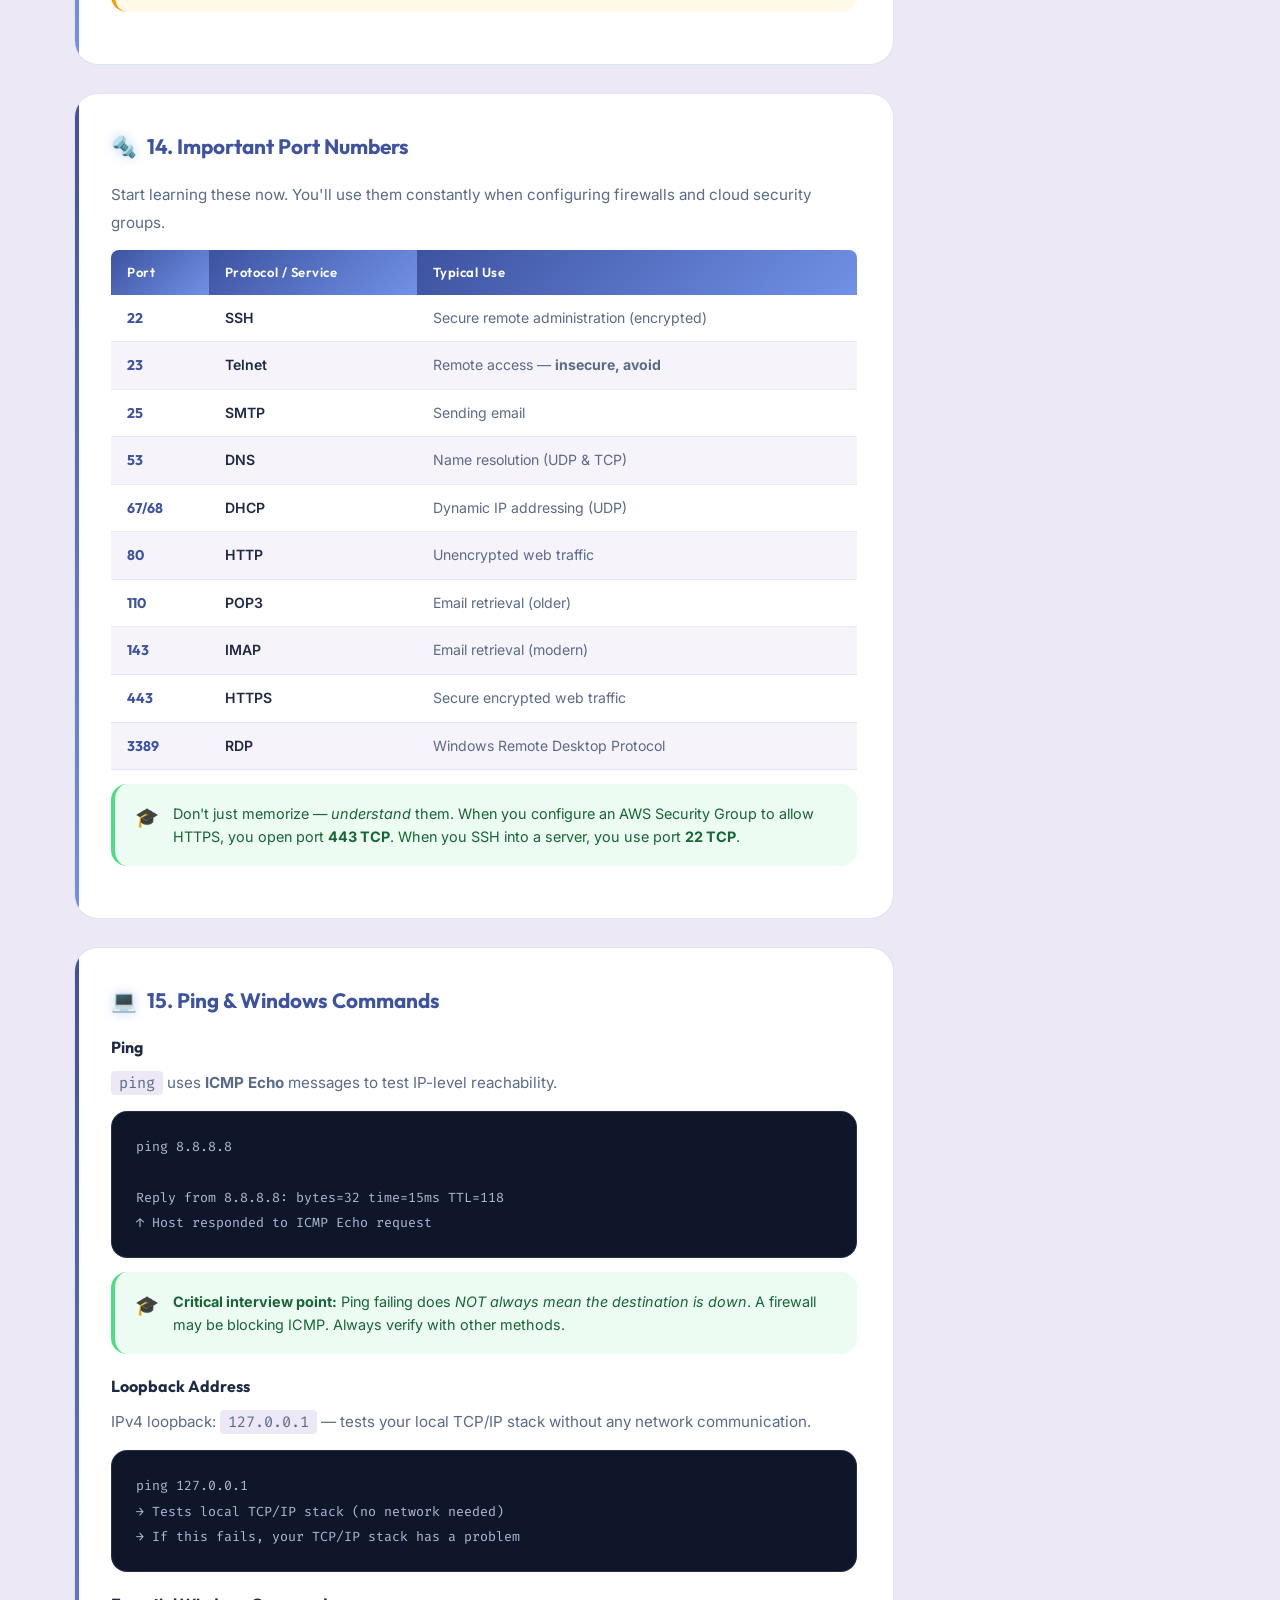
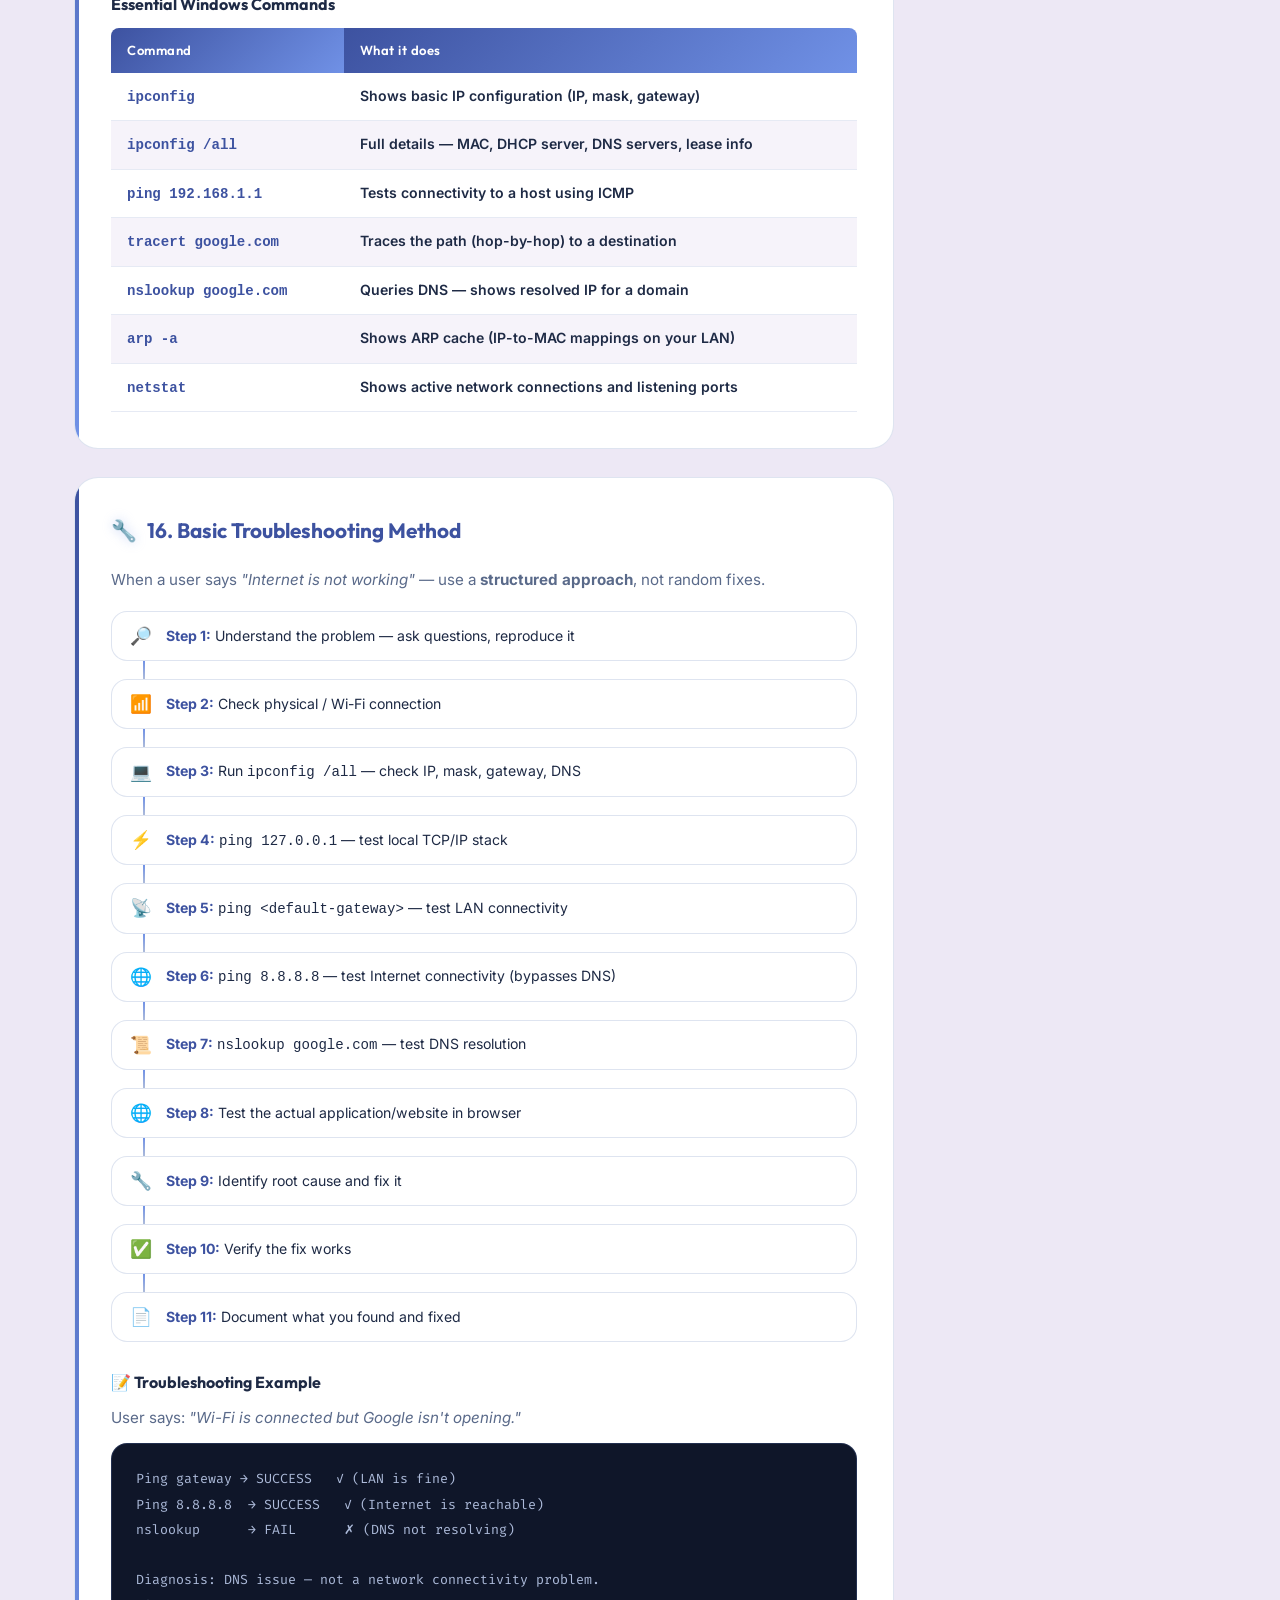
<file: day1.html>
﻿<!DOCTYPE html>
<html lang="en">
<head>
  <meta charset="UTF-8" />
  <meta name="viewport" content="width=device-width, initial-scale=1.0" />
  <title>Day 1 – Networking Fundamentals | The Way of Dreams</title>
  <meta name="description" content="Day 1 complete notes: Computer Networks, OSI Model, TCP/IP, MAC, IP, DNS, DHCP, Ports, Troubleshooting, Lab and Interview Questions." />
  <link rel="preconnect" href="https://fonts.googleapis.com" />
  <link rel="preconnect" href="https://fonts.gstatic.com" crossorigin />
  <link href="https://fonts.googleapis.com/css2?family=Outfit:wght@300;400;500;600;700;800;900&family=Inter:wght@300;400;500;600&family=Fira+Code:wght@400;500&display=swap" rel="stylesheet" />
  <link rel="stylesheet" href="style.css" />
  <style>
    /* ── DAY 1 EXTRA STYLES ── */
    .toc-card {
      background: linear-gradient(135deg, rgba(61,82,160,0.07), rgba(112,145,230,0.12));
      border: 1.5px solid rgba(112,145,230,0.3);
      border-radius: var(--radius-lg);
      padding: 28px 32px;
      margin-bottom: 28px;
    }
    .toc-card h3 {
      font-family: 'Outfit', sans-serif;
      font-size: 1rem;
      font-weight: 700;
      color: var(--primary);
      margin-bottom: 14px;
    }
    .toc-list {
      list-style: none;
      display: grid;
      grid-template-columns: 1fr 1fr;
      gap: 6px 24px;
    }
    .toc-list li a {
      color: var(--text-muted);
      text-decoration: none;
      font-size: 0.85rem;
      display: flex;
      align-items: center;
      gap: 7px;
      transition: var(--transition);
      padding: 3px 0;
    }
    .toc-list li a:hover { color: var(--primary); padding-left: 4px; }
    .toc-list li a .toc-num {
      background: linear-gradient(135deg, var(--primary), var(--secondary));
      color: white;
      font-size: 0.68rem;
      font-weight: 700;
      width: 20px; height: 20px;
      border-radius: 50%;
      display: flex; align-items: center; justify-content: center;
      flex-shrink: 0;
    }
    @media(max-width:600px){ .toc-list { grid-template-columns: 1fr; } }

    /* Network diagram box */
    .net-diagram {
      background: var(--dark);
      border-radius: var(--radius-md);
      padding: 22px 24px;
      margin: 14px 0;
      font-family: 'Fira Code', 'Courier New', monospace;
      font-size: 0.83rem;
      color: var(--soft);
      line-height: 1.9;
      border: 1px solid rgba(112,145,230,0.2);
      overflow-x: auto;
      white-space: pre;
    }

    /* Ports table highlight */
    .port-important { color: var(--secondary); font-weight: 700; }

    /* Section anchor */
    .section-anchor { scroll-margin-top: 90px; }

    /* Interview Qs */
    .iq-list { list-style: none; display: flex; flex-direction: column; gap: 10px; counter-reset: iq-counter; }
    .iq-list li {
      counter-increment: iq-counter;
      background: var(--lightest);
      border-left: 3px solid var(--secondary);
      border-radius: 0 var(--radius-sm) var(--radius-sm) 0;
      padding: 12px 16px;
      font-size: 0.92rem;
      color: var(--text-muted);
      position: relative;
      padding-left: 48px;
    }
    .iq-list li::before {
      content: "Q" counter(iq-counter);
      position: absolute;
      left: 12px;
      font-family: 'Outfit', sans-serif;
      font-weight: 700;
      font-size: 0.75rem;
      color: var(--secondary);
    }

    /* Challenge box */
    .challenge-box {
      background: linear-gradient(135deg, rgba(61,82,160,0.08), rgba(112,145,230,0.14));
      border: 2px solid rgba(112,145,230,0.35);
      border-radius: var(--radius-lg);
      padding: 32px;
    }
    .challenge-box h3 {
      font-family: 'Outfit', sans-serif;
      font-weight: 700;
      color: var(--primary);
      margin-bottom: 16px;
      font-size: 1.1rem;
    }
    .challenge-list { list-style: none; display: flex; flex-direction: column; gap: 10px; counter-reset: c-counter; }
    .challenge-list li {
      counter-increment: c-counter;
      padding: 10px 14px 10px 44px;
      background: white;
      border-radius: var(--radius-sm);
      font-size: 0.9rem;
      color: var(--text-muted);
      position: relative;
      border: 1px solid rgba(173,187,218,0.4);
    }
    .challenge-list li::before {
      content: counter(c-counter);
      position: absolute;
      left: 14px;
      font-family: 'Outfit', sans-serif;
      font-weight: 700;
      color: var(--primary);
    }

    /* Lab steps */
    .lab-step {
      display: flex;
      align-items: flex-start;
      gap: 16px;
      padding: 16px 0;
      border-bottom: 1px solid rgba(173,187,218,0.25);
    }
    .lab-step:last-child { border-bottom: none; }
    .lab-step-num {
      width: 34px; height: 34px; min-width: 34px;
      border-radius: 50%;
      background: linear-gradient(135deg, var(--primary), var(--secondary));
      color: white;
      font-family: 'Outfit', sans-serif;
      font-weight: 700;
      font-size: 0.85rem;
      display: flex; align-items: center; justify-content: center;
    }
    .lab-step-body { flex: 1; }
    .lab-step-body p { font-size: 0.9rem; color: var(--text-muted); margin-top: 4px; }

    /* Troubleshoot flow */
    .ts-flow { display: flex; flex-direction: column; align-items: flex-start; gap: 0; margin: 16px 0; }
    .ts-step {
      display: flex;
      align-items: center;
      gap: 14px;
      padding: 10px 18px;
      background: white;
      border: 1.5px solid rgba(173,187,218,0.4);
      border-radius: var(--radius-md);
      font-size: 0.88rem;
      color: var(--text-main);
      width: 100%;
      position: relative;
    }
    .ts-step .ts-icon { font-size: 1.1rem; }
    .ts-step strong { color: var(--primary); }
    .ts-arrow {
      width: 2px;
      height: 18px;
      background: linear-gradient(to bottom, var(--secondary), var(--soft));
      margin-left: 32px;
    }

    /* Key concept mini cards */
    .mini-relation {
      display: flex;
      flex-wrap: wrap;
      gap: 16px;
      margin-top: 16px;
    }
    .mini-rel-card {
      background: linear-gradient(135deg, rgba(61,82,160,0.07), rgba(112,145,230,0.12));
      border: 1px solid rgba(112,145,230,0.25);
      border-radius: var(--radius-md);
      padding: 18px 22px;
      text-align: center;
      flex: 1;
      min-width: 130px;
    }
    .mini-rel-card .mrc-top {
      font-family: 'Outfit', sans-serif;
      font-weight: 800;
      font-size: 1.1rem;
      color: var(--primary);
    }
    .mini-rel-card .mrc-arrow { color: var(--steel); margin: 4px 0; font-size: 1.1rem; }
    .mini-rel-card .mrc-mid {
      font-size: 0.82rem;
      color: var(--secondary);
      font-weight: 600;
    }
    .mini-rel-card .mrc-bot {
      font-size: 0.78rem;
      color: var(--text-muted);
      margin-top: 4px;
    }
  </style>
</head>
<body class="day-page-body">

  <!-- NAVBAR -->
  <nav class="navbar" id="navbar">
    <div class="nav-inner">
      <a href="index.html" class="nav-logo">
        <span class="logo-icon">&#9729;</span>
        <span class="logo-text">The Way of <strong>Dreams</strong></span>
      </a>
      <ul class="nav-links" id="navLinks">
        <li><a href="index.html">Home</a></li>
        <li><a href="index.html#journey">Journey</a></li>
        <li><a href="index.html#notes-grid" class="active">Notes</a></li>
        <li><a href="index.html#about">About</a></li>
      </ul>
      <button class="hamburger" id="hamburger" aria-label="Toggle menu">
        <span></span><span></span><span></span>
      </button>
    </div>
  </nav>

  <!-- BACK BAR -->
  <div class="back-bar">
    <div class="container">
      <a href="index.html#notes-grid" class="back-link">
        <svg width="16" height="16" viewBox="0 0 24 24" fill="none" stroke="currentColor" stroke-width="2"><polyline points="15 18 9 12 15 6"/></svg>
        Back to All Notes
      </a>
    </div>
  </div>

  <!-- DAY HERO -->
  <div class="day-hero">
    <div class="container day-hero-inner">
      <div class="day-number">&#128218; Day 1 &nbsp;&middot;&nbsp; Phase 1: Networking Fundamentals</div>
      <h1 class="day-title">Networking Fundamentals</h1>
      <div class="day-meta">
        <span>&#128197; Day 1 of the journey</span>
        <span>&#9203; ~60 min read</span>
        <span>&#127891; Theory + Lab</span>
        <span>&#128100; 15 Interview Questions</span>
      </div>
      <div class="day-tags">
        <span class="day-tag">OSI Model</span>
        <span class="day-tag">TCP/IP</span>
        <span class="day-tag">IP Address</span>
        <span class="day-tag">MAC Address</span>
        <span class="day-tag">DNS</span>
        <span class="day-tag">DHCP</span>
        <span class="day-tag">Switch &amp; Router</span>
        <span class="day-tag">Firewall</span>
        <span class="day-tag">Troubleshooting</span>
        <span class="day-tag">Windows Commands</span>
      </div>
    </div>
  </div>

  <!-- NOTE LAYOUT -->
  <div class="container">
    <div class="note-layout">

      <!-- ── MAIN CONTENT ── -->
      <main class="note-main">

        <!-- TABLE OF CONTENTS -->
        <div class="toc-card">
          <h3>&#128204; Table of Contents — Day 1</h3>
          <ul class="toc-list">
            <li><a href="#s1"><span class="toc-num">1</span>What is a Computer Network?</a></li>
            <li><a href="#s2"><span class="toc-num">2</span>Switch</a></li>
            <li><a href="#s3"><span class="toc-num">3</span>Router</a></li>
            <li><a href="#s4"><span class="toc-num">4</span>Firewall</a></li>
            <li><a href="#s5"><span class="toc-num">5</span>Wireless Access Point</a></li>
            <li><a href="#s6"><span class="toc-num">6</span>OSI Model Overview</a></li>
            <li><a href="#s7"><span class="toc-num">7</span>OSI Layers Deep Dive</a></li>
            <li><a href="#s8"><span class="toc-num">8</span>TCP/IP Model</a></li>
            <li><a href="#s9"><span class="toc-num">9</span>MAC Address</a></li>
            <li><a href="#s10"><span class="toc-num">10</span>IP Address &amp; Subnetting</a></li>
            <li><a href="#s11"><span class="toc-num">11</span>Private &amp; Public IP</a></li>
            <li><a href="#s12"><span class="toc-num">12</span>Default Gateway</a></li>
            <li><a href="#s13"><span class="toc-num">13</span>DNS &amp; DHCP</a></li>
            <li><a href="#s14"><span class="toc-num">14</span>Important Ports</a></li>
            <li><a href="#s15"><span class="toc-num">15</span>Ping &amp; Windows Commands</a></li>
            <li><a href="#s16"><span class="toc-num">16</span>Troubleshooting Method</a></li>
            <li><a href="#s17"><span class="toc-num">17</span>Key Concepts Summary</a></li>
            <li><a href="#lab"><span class="toc-num">&#128299;</span>Practical Lab</a></li>
            <li><a href="#iq"><span class="toc-num">&#127908;</span>Interview Questions</a></li>
            <li><a href="#challenge"><span class="toc-num">&#129504;</span>Day 1 Challenge</a></li>
          </ul>
        </div>

        <!-- ── SECTION 1: What is a Network ── -->
        <div class="note-block section-anchor" id="s1">
          <h2 class="block-title"><span class="block-icon">&#127760;</span>1. What is a Computer Network?</h2>
          <p>A <strong>computer network</strong> is a collection of devices connected together so that they can <strong>communicate and share resources</strong>.</p>
          <div class="net-diagram">Laptop ─────┐
Desktop ────┤
Printer ────┤
             │
          SWITCH
             │
           ROUTER
             │
          INTERNET</div>
          <p style="margin-top:14px;">Devices communicate using <strong>networking protocols</strong> — agreed-upon rules for how data is sent and received.</p>

          <h4 style="margin-top:20px;">Network Devices</h4>
          <div class="concept-grid">
            <div class="concept-card"><div class="cc-icon">&#128187;</div><div class="cc-title">Computer / Laptop</div><div class="cc-desc">End-user device that generates and consumes data</div></div>
            <div class="concept-card"><div class="cc-icon">&#128252;</div><div class="cc-title">Server</div><div class="cc-desc">Provides services (web, file, email) to other devices</div></div>
            <div class="concept-card"><div class="cc-icon">&#128424;</div><div class="cc-title">Printer</div><div class="cc-desc">Shared resource on the network</div></div>
            <div class="concept-card"><div class="cc-icon">&#128268;</div><div class="cc-title">Switch</div><div class="cc-desc">Connects devices within a LAN using MAC addresses</div></div>
            <div class="concept-card"><div class="cc-icon">&#128225;</div><div class="cc-title">Router</div><div class="cc-desc">Connects different IP networks using IP addresses</div></div>
            <div class="concept-card"><div class="cc-icon">&#128274;</div><div class="cc-title">Firewall</div><div class="cc-desc">Controls traffic based on security rules</div></div>
            <div class="concept-card"><div class="cc-icon">&#128246;</div><div class="cc-title">Wireless AP</div><div class="cc-desc">Provides Wi-Fi connectivity to wireless devices</div></div>
            <div class="concept-card"><div class="cc-icon">&#128241;</div><div class="cc-title">Modem</div><div class="cc-desc">Converts signals between ISP and your network</div></div>
          </div>
        </div>

        <!-- ── SECTION 2: Switch ── -->
        <div class="note-block section-anchor" id="s2">
          <h2 class="block-title"><span class="block-icon">&#128268;</span>2. Switch</h2>
          <p>A <strong>switch</strong> connects devices within the same <strong>Local Area Network (LAN)</strong>. It uses <strong>MAC addresses</strong> to forward Ethernet frames only to the correct destination port — unlike a hub which broadcasts to all ports.</p>
          <div class="net-diagram">PC1 ──┐
PC2 ──┤
PC3 ──┤── Switch
Printer ┘</div>
          <div class="callout callout-tip" style="margin-top:14px;">
            <span class="callout-icon">&#128161;</span>
            <div><strong>How it works:</strong> If PC1 wants to talk to PC2:<br/><code style="background:rgba(112,145,230,0.1);padding:2px 8px;border-radius:4px;">PC1 → Switch → PC2</code><br/>The switch reads PC2's MAC address and sends the frame <em>only</em> to that port. All other ports are silent.</div>
          </div>
          <div class="callout callout-note" style="margin-top:10px;">
            <span class="callout-icon">&#128204;</span>
            <div><strong>OSI Layer:</strong> Switch operates at <strong>Layer 2 (Data Link)</strong> and uses MAC addresses.</div>
          </div>
        </div>

        <!-- ── SECTION 3: Router ── -->
        <div class="note-block section-anchor" id="s3">
          <h2 class="block-title"><span class="block-icon">&#128225;</span>3. Router</h2>
          <p>A <strong>router connects different IP networks</strong>. It makes forwarding decisions using <strong>IP addresses and routing tables</strong>.</p>
          <div class="net-diagram">Network A
192.168.1.0/24
      │
    Router
      │
Network B
192.168.2.0/24</div>
          <div class="callout callout-exam" style="margin-top:14px;">
            <span class="callout-icon">&#127891;</span>
            <div>
              <strong>Key distinction for interviews:</strong><br/>
              &#128268; <strong>Switch</strong> → connects devices <em>within</em> the same network (Layer 2, MAC)<br/>
              &#128225; <strong>Router</strong> → connects <em>different</em> IP networks (Layer 3, IP)
            </div>
          </div>
        </div>

        <!-- ── SECTION 4: Firewall ── -->
        <div class="note-block section-anchor" id="s4">
          <h2 class="block-title"><span class="block-icon">&#128274;</span>4. Firewall</h2>
          <p>A <strong>firewall</strong> controls network traffic according to <strong>security rules</strong>. It sits between the internet and your internal network.</p>
          <div class="net-diagram">Internet
   │
   ▼
Firewall
   │
   ▼
Internal Network</div>
          <p style="margin-top:14px;">A firewall can filter traffic based on:</p>
          <ul>
            <li><strong>Source IP</strong> — where traffic is coming from</li>
            <li><strong>Destination IP</strong> — where it's going</li>
            <li><strong>Port</strong> — which service (80=HTTP, 443=HTTPS)</li>
            <li><strong>Protocol</strong> — TCP, UDP, ICMP</li>
            <li><strong>Application</strong> — (advanced/Next-Gen firewalls)</li>
          </ul>
          <div class="net-diagram" style="margin-top:14px;">Example rules:
Allow TCP 443    → HTTPS traffic allowed
Deny  TCP 23     → Telnet blocked (insecure)</div>
          <div class="callout callout-note" style="margin-top:12px;">
            <span class="callout-icon">&#128204;</span>
            <div>Firewalls will be studied <strong>much more deeply in Month 2</strong>. For now, understand what they do and why they exist.</div>
          </div>
        </div>

        <!-- ── SECTION 5: Wireless AP ── -->
        <div class="note-block section-anchor" id="s5">
          <h2 class="block-title"><span class="block-icon">&#128246;</span>5. Wireless Access Point (AP)</h2>
          <p>An <strong>Access Point</strong> provides wireless connectivity to devices and connects them to the wired network.</p>
          <div class="net-diagram">                Switch
                   │
                  AP
              /    |    \
           Laptop Phone Tablet</div>
          <div class="callout callout-tip" style="margin-top:14px;">
            <span class="callout-icon">&#128161;</span>
            <div>You've worked with APs in IT support. Architecturally, the AP bridges wireless clients to the wired LAN — it's not a router. The router is upstream.</div>
          </div>
        </div>

        <!-- ── SECTION 6: OSI Model Overview ── -->
        <div class="note-block section-anchor" id="s6">
          <h2 class="block-title"><span class="block-icon">&#128218;</span>6. The OSI Model — 7 Layers</h2>
          <p>The <strong>Open Systems Interconnection (OSI)</strong> model is a conceptual framework used to understand how network communication works. It has <strong>7 layers</strong>.</p>
          <div class="net-diagram">Layer 7 → Application
Layer 6 → Presentation
Layer 5 → Session
Layer 4 → Transport
Layer 3 → Network
Layer 2 → Data Link
Layer 1 → Physical</div>
          <div class="callout callout-tip" style="margin-top:16px;">
            <span class="callout-icon">&#129504;</span>
            <div>
              <strong>Memory trick (Layer 1 → 7, bottom up):</strong><br/>
              <em>"<strong>P</strong>lease <strong>D</strong>o <strong>N</strong>ot <strong>T</strong>hrow <strong>S</strong>ausage <strong>P</strong>izza <strong>A</strong>way"</em><br/>
              Physical → Data Link → Network → Transport → Session → Presentation → Application
            </div>
          </div>

          <!-- Quick Reference Table -->
          <table class="osi-table" style="margin-top:20px;">
            <thead>
              <tr><th>Layer</th><th>Name</th><th>Data Unit</th><th>Important Concepts</th></tr>
            </thead>
            <tbody>
              <tr><td>7</td><td>Application</td><td>Data</td><td>HTTP, HTTPS, DNS, SSH, SMTP, FTP</td></tr>
              <tr><td>6</td><td>Presentation</td><td>Data</td><td>Formatting, Encoding, Encryption, Compression</td></tr>
              <tr><td>5</td><td>Session</td><td>Data</td><td>Session management (establish, maintain, terminate)</td></tr>
              <tr><td>4</td><td>Transport</td><td>Segment</td><td>TCP, UDP — end-to-end delivery</td></tr>
              <tr><td>3</td><td>Network</td><td>Packet</td><td>IP addressing, Routing</td></tr>
              <tr><td>2</td><td>Data Link</td><td>Frame</td><td>MAC addresses, Ethernet, VLAN, Switches</td></tr>
              <tr><td>1</td><td>Physical</td><td>Bits</td><td>Cables, fiber, radio signals, connectors</td></tr>
            </tbody>
          </table>
        </div>

        <!-- ── SECTION 7: OSI Layers Deep Dive ── -->
        <div class="note-block section-anchor" id="s7">
          <h2 class="block-title"><span class="block-icon">&#128269;</span>7. OSI Layers — Deep Dive</h2>

          <h4>&#9679; Layer 1 — Physical</h4>
          <p>Deals with the transmission of <strong>raw bits/signals</strong> over a physical medium. No intelligence — just signals.</p>
          <ul>
            <li>Ethernet cable (copper), Fiber optic cable, Radio signals (Wi-Fi)</li>
            <li>Electrical signals, Optical signals, Connectors, Pin layouts</li>
            <li>Devices: Hubs, Repeaters, NICs, Cables, Antennas</li>
          </ul>
          <div class="net-diagram" style="margin-top:10px;">PC ───── Ethernet Cable ───── Switch
         (Layer 1 physical medium)</div>

          <h4 style="margin-top:22px;">&#9679; Layer 2 — Data Link</h4>
          <p>Handles <strong>frames and MAC addresses</strong>. Responsible for node-to-node delivery on the same network.</p>
          <ul>
            <li><strong>MAC address</strong> — unique hardware address of a network interface</li>
            <li><strong>Ethernet</strong> — dominant wired LAN protocol</li>
            <li><strong>VLAN</strong> — logically segmenting a physical network</li>
            <li>Devices: Switches, Bridges</li>
          </ul>
          <div class="callout callout-tip" style="margin-top:10px;">
            <span class="callout-icon">&#128161;</span>
            <div>Example MAC address: <code style="background:rgba(112,145,230,0.1);padding:2px 8px;border-radius:4px;font-family:'Fira Code',monospace;">A4:5E:60:12:AB:91</code> — 48 bits, written as 6 hex pairs. <strong>MAC → Layer 2.</strong></div>
          </div>

          <h4 style="margin-top:22px;">&#9679; Layer 3 — Network</h4>
          <p>Handles <strong>IP addressing and routing</strong>. Responsible for end-to-end delivery across multiple networks.</p>
          <ul>
            <li><strong>IPv4</strong> — 32-bit, e.g. <code style="background:rgba(112,145,230,0.1);padding:1px 6px;border-radius:4px;font-family:'Fira Code',monospace;">192.168.1.10</code></li>
            <li><strong>IPv6</strong> — 128-bit, next-generation</li>
            <li>Routing — choosing the best path using routing tables</li>
            <li>Devices: Routers, Layer-3 Switches</li>
          </ul>
          <div class="callout callout-tip" style="margin-top:10px;">
            <span class="callout-icon">&#128161;</span>
            <div><strong>IP address → Layer 3.</strong> This is critical — MAC is Layer 2, IP is Layer 3. Interviewers love this question.</div>
          </div>

          <h4 style="margin-top:22px;">&#9679; Layer 4 — Transport</h4>
          <p>Provides <strong>end-to-end transport mechanisms</strong> between applications on different hosts.</p>

          <div class="concept-grid" style="margin-top:12px;">
            <div class="concept-card">
              <div class="cc-icon">&#128275;</div>
              <div class="cc-title">TCP</div>
              <div class="cc-desc"><strong>Reliable, connection-oriented.</strong> Uses 3-way handshake (SYN → SYN-ACK → ACK).<br/>Used by: HTTPS, SSH, HTTP</div>
            </div>
            <div class="concept-card">
              <div class="cc-icon">&#9889;</div>
              <div class="cc-title">UDP</div>
              <div class="cc-desc"><strong>Connectionless, fast, no guarantee.</strong> Lower overhead.<br/>Used by: DNS, DHCP, video streaming, gaming</div>
            </div>
          </div>
          <div class="callout callout-exam" style="margin-top:12px;">
            <span class="callout-icon">&#127891;</span>
            <div><strong>TCP / UDP → Layer 4.</strong> TCP = reliable (slower). UDP = fast (no guarantee). A few lost video frames is better than buffering — that's why video uses UDP.</div>
          </div>

          <h4 style="margin-top:22px;">&#9679; Layer 5 — Session</h4>
          <p>Establishes, manages, and terminates communication <strong>sessions</strong>. In modern TCP/IP networking, these functions are usually handled by applications rather than a separate layer. <em>For interviews: understand its conceptual role.</em></p>

          <h4 style="margin-top:22px;">&#9679; Layer 6 — Presentation</h4>
          <p>Concerned with how <strong>data is represented</strong> — formatting, encoding, encryption/decryption, compression. In modern networks these are implemented by specific protocols (e.g., TLS for encryption).</p>

          <h4 style="margin-top:22px;">&#9679; Layer 7 — Application</h4>
          <p>The layer <strong>closest to end users and applications</strong>. Where application protocols live.</p>
          <ul>
            <li>HTTP / HTTPS — web browsing</li>
            <li>DNS — name resolution</li>
            <li>SSH — secure remote access</li>
            <li>SMTP — email sending</li>
            <li>FTP — file transfer</li>
          </ul>
          <div class="callout callout-exam" style="margin-top:10px;">
            <span class="callout-icon">&#127891;</span>
            <div><strong>Application protocols → Layer 7.</strong></div>
          </div>
        </div>

        <!-- ── SECTION 8: TCP/IP Model ── -->
        <div class="note-block section-anchor" id="s8">
          <h2 class="block-title"><span class="block-icon">&#128101;</span>8. TCP/IP Model</h2>
          <p>The <strong>TCP/IP model</strong> is the practical protocol architecture behind the Internet. It uses <strong>4 layers</strong>.</p>
          <table class="osi-table" style="margin-top:16px;">
            <thead>
              <tr><th>TCP/IP Layer</th><th>Maps to OSI</th><th>Key Protocols</th></tr>
            </thead>
            <tbody>
              <tr><td>Application</td><td>Layers 7 + 6 + 5</td><td>HTTP, HTTPS, DNS, SSH, SMTP, FTP</td></tr>
              <tr><td>Transport</td><td>Layer 4</td><td>TCP, UDP</td></tr>
              <tr><td>Internet</td><td>Layer 3</td><td>IP, ICMP, ARP</td></tr>
              <tr><td>Network Access</td><td>Layers 2 + 1</td><td>Ethernet, Wi-Fi, MAC</td></tr>
            </tbody>
          </table>
          <div class="callout callout-note" style="margin-top:16px;">
            <span class="callout-icon">&#128204;</span>
            <div><strong>Key insight:</strong> OSI is a <em>conceptual reference model</em>. TCP/IP is the <em>practical networking architecture</em> used by the Internet. Don't over-memorize the mapping — understand the main idea.</div>
          </div>
        </div>

        <!-- ── SECTION 9: MAC Address ── -->
        <div class="note-block section-anchor" id="s9">
          <h2 class="block-title"><span class="block-icon">&#128279;</span>9. MAC Address</h2>
          <p><strong>MAC = Media Access Control</strong></p>
          <p>A MAC address identifies a <strong>network interface at the Data Link layer (Layer 2)</strong>. It is assigned to the physical hardware (NIC) by the manufacturer.</p>
          <div class="net-diagram">A4:5E:60:12:AB:91

A4 : 5E : 60 : 12 : AB : 91
│─────────────┐ │─────────────┐
  OUI (vendor)    Device ID

6 pairs × 8 bits = 48 bits total
Written in hexadecimal</div>
          <div class="callout callout-exam" style="margin-top:14px;">
            <span class="callout-icon">&#127891;</span>
            <div>
              <strong>Critical to remember:</strong><br/>
              MAC → <strong>Layer 2</strong> (Data Link) → used by <strong>Switches</strong><br/>
              IP &nbsp;&nbsp; → <strong>Layer 3</strong> (Network) → used by <strong>Routers</strong>
            </div>
          </div>
        </div>

        <!-- ── SECTION 10: IP Address ── -->
        <div class="note-block section-anchor" id="s10">
          <h2 class="block-title"><span class="block-icon">&#127758;</span>10. IP Address &amp; Subnet Mask</h2>

          <h4>IPv4 Address</h4>
          <p>An IP address identifies a network interface at Layer 3. IPv4 uses <strong>32 bits</strong> written as 4 octets.</p>
          <div class="net-diagram">192 . 168 . 1 . 10
 ↑     ↑    ↑   ↑
Oct1  Oct2  Oct3  Oct4

Each octet = 8 bits
Range per octet: 0 – 255
Total: 4 × 8 = 32 bits</div>

          <h4 style="margin-top:20px;">Subnet Mask</h4>
          <p>A subnet mask determines which part of the IP address is the <strong>network</strong> and which part is the <strong>host</strong>.</p>
          <div class="net-diagram">IP Address:   192.168.1.10
Subnet Mask:  255.255.255.0

CIDR notation: 192.168.1.10/24
                              ↑
                        /24 = 24 network bits</div>
          <div class="callout callout-note" style="margin-top:12px;">
            <span class="callout-icon">&#128204;</span>
            <div>Subnetting will be studied in full detail on <strong>Day 2</strong>. Today just understand what subnet masks are for.</div>
          </div>
        </div>

        <!-- ── SECTION 11: Private & Public IP ── -->
        <div class="note-block section-anchor" id="s11">
          <h2 class="block-title"><span class="block-icon">&#128275;</span>11. Private &amp; Public IP Addresses</h2>

          <h4>Private IPv4 Ranges (RFC 1918)</h4>
          <p>These are used <strong>inside private networks</strong> (home, office, cloud VPC). They are not routable on the public Internet.</p>
          <table class="osi-table" style="margin-top:12px;">
            <thead><tr><th>Range</th><th>CIDR</th><th>Example</th><th>Typical Use</th></tr></thead>
            <tbody>
              <tr><td>10.x.x.x</td><td>10.0.0.0/8</td><td>10.10.1.20</td><td>Large enterprise, cloud VPCs</td></tr>
              <tr><td>172.16–31.x.x</td><td>172.16.0.0/12</td><td>172.20.5.10</td><td>Medium networks</td></tr>
              <tr><td>192.168.x.x</td><td>192.168.0.0/16</td><td>192.168.1.50</td><td>Home/small office</td></tr>
            </tbody>
          </table>

          <h4 style="margin-top:20px;">Public IP Address</h4>
          <p>A public IP is <strong>globally routable on the Internet</strong>. Your ISP assigns one to your router.</p>
          <div class="net-diagram">Private Network (192.168.x.x)
      │
      ▼
   Router/NAT  ← translates private → public
      │
      ▼
Public Internet (e.g. 203.0.113.10)</div>
          <div class="callout callout-exam" style="margin-top:12px;">
            <span class="callout-icon">&#127891;</span>
            <div><strong>Cloud relevance:</strong> In AWS/Azure, instances in a VPC use <em>private</em> IPs. They need a NAT Gateway or Elastic IP (public) to reach the Internet.</div>
          </div>
        </div>

        <!-- ── SECTION 12: Default Gateway ── -->
        <div class="note-block section-anchor" id="s12">
          <h2 class="block-title"><span class="block-icon">&#128663;</span>12. Default Gateway</h2>
          <p>The <strong>default gateway</strong> is the router/interface a host sends traffic to when the destination is <strong>outside its local subnet</strong>.</p>
          <div class="net-diagram">PC
192.168.1.10
      │
      ▼
  Switch
      │
      ▼
Router (Default Gateway)
192.168.1.1
      │
      ▼
  Internet</div>
          <p style="margin-top:14px;">A PC's full network configuration looks like:</p>
          <div class="net-diagram">IP Address:      192.168.1.10
Subnet Mask:     255.255.255.0
Default Gateway: 192.168.1.1
DNS Server:      8.8.8.8</div>
          <div class="callout callout-exam" style="margin-top:14px;">
            <span class="callout-icon">&#127891;</span>
            <div><strong>Important interview point:</strong><br/>
            A default gateway is <em>NOT required</em> to communicate with hosts on the <strong>same subnet</strong>.<br/>
            It <em>IS required</em> to communicate with hosts on <strong>different subnets</strong> (including the Internet).</div>
          </div>
        </div>

        <!-- ── SECTION 13: DNS & DHCP ── -->
        <div class="note-block section-anchor" id="s13">
          <h2 class="block-title"><span class="block-icon">&#128220;</span>13. DNS &amp; DHCP</h2>

          <h4>DNS — Domain Name System</h4>
          <p>DNS translates <strong>human-readable domain names into IP addresses</strong>. Without DNS, you'd have to remember IP addresses for every website.</p>
          <div class="net-diagram">You type: google.com
       ↓
     DNS Query
       ↓
DNS Server resolves to: 142.250.195.46
       ↓
Your browser connects to that IP</div>
          <p style="margin-top:14px;"><strong>Common DNS Record Types</strong> (study later):</p>
          <table class="osi-table" style="margin-top:8px;">
            <thead><tr><th>Record</th><th>Purpose</th></tr></thead>
            <tbody>
              <tr><td>A</td><td>Maps domain → IPv4 address</td></tr>
              <tr><td>AAAA</td><td>Maps domain → IPv6 address</td></tr>
              <tr><td>CNAME</td><td>Alias — maps one domain to another</td></tr>
              <tr><td>MX</td><td>Mail server for the domain</td></tr>
              <tr><td>NS</td><td>Name servers for the domain</td></tr>
              <tr><td>TXT</td><td>Arbitrary text (used for verification, SPF)</td></tr>
            </tbody>
          </table>

          <h4 style="margin-top:26px;">DHCP — Dynamic Host Configuration Protocol</h4>
          <p>DHCP <strong>automatically assigns network configuration</strong> to devices so you don't have to configure each one manually.</p>
          <p style="margin-top:8px;">DHCP provides:</p>
          <ul>
            <li>IP address</li>
            <li>Subnet mask</li>
            <li>Default gateway</li>
            <li>DNS server</li>
          </ul>
          <div class="callout callout-tip" style="margin-top:14px;">
            <span class="callout-icon">&#128161;</span>
            <div><strong>DORA — The 4-step DHCP process:</strong><br/>
            <strong>D</strong>iscover → <strong>O</strong>ffer → <strong>R</strong>equest → <strong>A</strong>cknowledgment<br/>
            The client broadcasts Discover → Server offers an IP → Client requests it → Server confirms.</div>
          </div>
          <div class="callout callout-note" style="margin-top:10px;">
            <span class="callout-icon">&#9889;</span>
            <div><strong>Protocol note:</strong> Both DNS and DHCP commonly use <strong>UDP</strong> (Layer 4). DNS uses port 53, DHCP uses ports 67/68.</div>
          </div>
        </div>

        <!-- ── SECTION 14: Important Ports ── -->
        <div class="note-block section-anchor" id="s14">
          <h2 class="block-title"><span class="block-icon">&#128297;</span>14. Important Port Numbers</h2>
          <p>Start learning these now. You'll use them constantly when configuring firewalls and cloud security groups.</p>
          <table class="osi-table" style="margin-top:14px;">
            <thead><tr><th>Port</th><th>Protocol / Service</th><th>Typical Use</th></tr></thead>
            <tbody>
              <tr><td class="port-important">22</td><td>SSH</td><td>Secure remote administration (encrypted)</td></tr>
              <tr><td class="port-important">23</td><td>Telnet</td><td>Remote access — <strong>insecure, avoid</strong></td></tr>
              <tr><td>25</td><td>SMTP</td><td>Sending email</td></tr>
              <tr><td class="port-important">53</td><td>DNS</td><td>Name resolution (UDP &amp; TCP)</td></tr>
              <tr><td>67/68</td><td>DHCP</td><td>Dynamic IP addressing (UDP)</td></tr>
              <tr><td class="port-important">80</td><td>HTTP</td><td>Unencrypted web traffic</td></tr>
              <tr><td>110</td><td>POP3</td><td>Email retrieval (older)</td></tr>
              <tr><td>143</td><td>IMAP</td><td>Email retrieval (modern)</td></tr>
              <tr><td class="port-important">443</td><td>HTTPS</td><td>Secure encrypted web traffic</td></tr>
              <tr><td>3389</td><td>RDP</td><td>Windows Remote Desktop Protocol</td></tr>
            </tbody>
          </table>
          <div class="callout callout-exam" style="margin-top:14px;">
            <span class="callout-icon">&#127891;</span>
            <div>Don't just memorize — <em>understand</em> them. When you configure an AWS Security Group to allow HTTPS, you open port <strong>443 TCP</strong>. When you SSH into a server, you use port <strong>22 TCP</strong>.</div>
          </div>
        </div>

        <!-- ── SECTION 15: Ping & Commands ── -->
        <div class="note-block section-anchor" id="s15">
          <h2 class="block-title"><span class="block-icon">&#128187;</span>15. Ping &amp; Windows Commands</h2>

          <h4>Ping</h4>
          <p><code style="background:var(--lightest);padding:2px 8px;border-radius:4px;font-family:'Fira Code',monospace;">ping</code> uses <strong>ICMP Echo</strong> messages to test IP-level reachability.</p>
          <div class="net-diagram">ping 8.8.8.8

Reply from 8.8.8.8: bytes=32 time=15ms TTL=118
↑ Host responded to ICMP Echo request</div>
          <div class="callout callout-exam" style="margin-top:10px;">
            <span class="callout-icon">&#127891;</span>
            <div><strong>Critical interview point:</strong> Ping failing does <em>NOT always mean the destination is down</em>. A firewall may be blocking ICMP. Always verify with other methods.</div>
          </div>

          <h4 style="margin-top:20px;">Loopback Address</h4>
          <p>IPv4 loopback: <code style="background:var(--lightest);padding:2px 8px;border-radius:4px;font-family:'Fira Code',monospace;">127.0.0.1</code> — tests your local TCP/IP stack without any network communication.</p>
          <div class="net-diagram">ping 127.0.0.1
→ Tests local TCP/IP stack (no network needed)
→ If this fails, your TCP/IP stack has a problem</div>

          <h4 style="margin-top:20px;">Essential Windows Commands</h4>
          <table class="osi-table" style="margin-top:10px;">
            <thead><tr><th>Command</th><th>What it does</th></tr></thead>
            <tbody>
              <tr><td><code>ipconfig</code></td><td>Shows basic IP configuration (IP, mask, gateway)</td></tr>
              <tr><td><code>ipconfig /all</code></td><td>Full details — MAC, DHCP server, DNS servers, lease info</td></tr>
              <tr><td><code>ping 192.168.1.1</code></td><td>Tests connectivity to a host using ICMP</td></tr>
              <tr><td><code>tracert google.com</code></td><td>Traces the path (hop-by-hop) to a destination</td></tr>
              <tr><td><code>nslookup google.com</code></td><td>Queries DNS — shows resolved IP for a domain</td></tr>
              <tr><td><code>arp -a</code></td><td>Shows ARP cache (IP-to-MAC mappings on your LAN)</td></tr>
              <tr><td><code>netstat</code></td><td>Shows active network connections and listening ports</td></tr>
            </tbody>
          </table>
        </div>

        <!-- ── SECTION 16: Troubleshooting ── -->
        <div class="note-block section-anchor" id="s16">
          <h2 class="block-title"><span class="block-icon">&#128295;</span>16. Basic Troubleshooting Method</h2>
          <p>When a user says <em>"Internet is not working"</em> — use a <strong>structured approach</strong>, not random fixes.</p>

          <div class="ts-flow" style="margin-top:18px;">
            <div class="ts-step"><span class="ts-icon">&#128270;</span><div><strong>Step 1:</strong> Understand the problem — ask questions, reproduce it</div></div>
            <div class="ts-arrow"></div>
            <div class="ts-step"><span class="ts-icon">&#128246;</span><div><strong>Step 2:</strong> Check physical / Wi-Fi connection</div></div>
            <div class="ts-arrow"></div>
            <div class="ts-step"><span class="ts-icon">&#128187;</span><div><strong>Step 3:</strong> Run <code>ipconfig /all</code> — check IP, mask, gateway, DNS</div></div>
            <div class="ts-arrow"></div>
            <div class="ts-step"><span class="ts-icon">&#9889;</span><div><strong>Step 4:</strong> <code>ping 127.0.0.1</code> — test local TCP/IP stack</div></div>
            <div class="ts-arrow"></div>
            <div class="ts-step"><span class="ts-icon">&#128225;</span><div><strong>Step 5:</strong> <code>ping &lt;default-gateway&gt;</code> — test LAN connectivity</div></div>
            <div class="ts-arrow"></div>
            <div class="ts-step"><span class="ts-icon">&#127760;</span><div><strong>Step 6:</strong> <code>ping 8.8.8.8</code> — test Internet connectivity (bypasses DNS)</div></div>
            <div class="ts-arrow"></div>
            <div class="ts-step"><span class="ts-icon">&#128220;</span><div><strong>Step 7:</strong> <code>nslookup google.com</code> — test DNS resolution</div></div>
            <div class="ts-arrow"></div>
            <div class="ts-step"><span class="ts-icon">&#127760;</span><div><strong>Step 8:</strong> Test the actual application/website in browser</div></div>
            <div class="ts-arrow"></div>
            <div class="ts-step"><span class="ts-icon">&#128295;</span><div><strong>Step 9:</strong> Identify root cause and fix it</div></div>
            <div class="ts-arrow"></div>
            <div class="ts-step"><span class="ts-icon">&#9989;</span><div><strong>Step 10:</strong> Verify the fix works</div></div>
            <div class="ts-arrow"></div>
            <div class="ts-step"><span class="ts-icon">&#128196;</span><div><strong>Step 11:</strong> Document what you found and fixed</div></div>
          </div>

          <h4 style="margin-top:28px;">&#128221; Troubleshooting Example</h4>
          <p>User says: <em>"Wi-Fi is connected but Google isn't opening."</em></p>
          <div class="net-diagram" style="margin-top:12px;">Ping gateway → SUCCESS   ✓ (LAN is fine)
Ping 8.8.8.8  → SUCCESS   ✓ (Internet is reachable)
nslookup      → FAIL      ✗ (DNS not resolving)

Diagnosis: DNS issue — not a network connectivity problem.
Fix: Change DNS server to 8.8.8.8 or check DNS server config.</div>
          <div class="callout callout-exam" style="margin-top:14px;">
            <span class="callout-icon">&#127891;</span>
            <div>This troubleshooting mindset — logical, step-by-step isolation — is one of the most valuable skills in cloud networking. Interviewers test this heavily.</div>
          </div>
        </div>

        <!-- ── SECTION 17: Key Concepts Summary ── -->
        <div class="note-block section-anchor" id="s17">
          <h2 class="block-title"><span class="block-icon">&#9989;</span>17. Key Concepts — Relationships to Memorize</h2>
          <div class="mini-relation">
            <div class="mini-rel-card">
              <div class="mrc-top">MAC</div>
              <div class="mrc-arrow">&#8595;</div>
              <div class="mrc-mid">Layer 2</div>
              <div class="mrc-arrow">&#8595;</div>
              <div class="mrc-bot">Switch</div>
            </div>
            <div class="mini-rel-card">
              <div class="mrc-top">IP</div>
              <div class="mrc-arrow">&#8595;</div>
              <div class="mrc-mid">Layer 3</div>
              <div class="mrc-arrow">&#8595;</div>
              <div class="mrc-bot">Router</div>
            </div>
            <div class="mini-rel-card">
              <div class="mrc-top">TCP / UDP</div>
              <div class="mrc-arrow">&#8595;</div>
              <div class="mrc-mid">Layer 4</div>
              <div class="mrc-arrow">&#8595;</div>
              <div class="mrc-bot">Transport</div>
            </div>
            <div class="mini-rel-card">
              <div class="mrc-top">HTTP/DNS/SSH</div>
              <div class="mrc-arrow">&#8595;</div>
              <div class="mrc-mid">Layer 7</div>
              <div class="mrc-arrow">&#8595;</div>
              <div class="mrc-bot">Application</div>
            </div>
          </div>
          <div class="callout callout-tip" style="margin-top:20px;">
            <span class="callout-icon">&#128161;</span>
            <div><strong>Host network config — 4 essentials:</strong><br/>
            IP address &nbsp;+&nbsp; Subnet mask &nbsp;+&nbsp; Default gateway &nbsp;+&nbsp; DNS server<br/>
            These 4 things must be correct for a device to communicate on the network and Internet.</div>
          </div>
        </div>

        <!-- ── PRACTICAL LAB ── -->
        <div class="note-block section-anchor" id="lab" style="border-color: rgba(74,222,128,0.4);">
          <h2 class="block-title" style="color:#16a34a;"><span class="block-icon">&#128299;</span>Day 1 Practical Lab</h2>
          <p>Open <strong>Windows Command Prompt</strong> and run the following commands. Record your results.</p>

          <div style="margin-top:20px;">
            <div class="lab-step">
              <div class="lab-step-num">1</div>
              <div class="lab-step-body">
                <h4>Run ipconfig /all</h4>
                <div class="net-diagram" style="margin-top:8px;">ipconfig /all</div>
                <p>Identify and note down: IPv4 Address, Subnet Mask, Default Gateway, DNS Servers, MAC address (Physical Address)</p>
              </div>
            </div>
            <div class="lab-step">
              <div class="lab-step-num">2</div>
              <div class="lab-step-body">
                <h4>Test local TCP/IP stack</h4>
                <div class="net-diagram" style="margin-top:8px;">ping 127.0.0.1</div>
                <p>Expected: 4 replies. Confirms your TCP/IP stack is working.</p>
              </div>
            </div>
            <div class="lab-step">
              <div class="lab-step-num">3</div>
              <div class="lab-step-body">
                <h4>Test LAN connectivity — ping your default gateway</h4>
                <div class="net-diagram" style="margin-top:8px;">ping &lt;your-default-gateway&gt;
Example: ping 192.168.1.1</div>
                <p>Expected: replies from your router. Confirms LAN is working.</p>
              </div>
            </div>
            <div class="lab-step">
              <div class="lab-step-num">4</div>
              <div class="lab-step-body">
                <h4>Test Internet connectivity</h4>
                <div class="net-diagram" style="margin-top:8px;">ping 8.8.8.8</div>
                <p>Google's DNS server. Success = you have Internet connectivity.</p>
              </div>
            </div>
            <div class="lab-step">
              <div class="lab-step-num">5</div>
              <div class="lab-step-body">
                <h4>Test DNS resolution</h4>
                <div class="net-diagram" style="margin-top:8px;">nslookup google.com</div>
                <p>Shows the IP address that DNS resolved for google.com. Success = DNS is working.</p>
              </div>
            </div>
          </div>
          <div class="callout callout-note" style="margin-top:14px;">
            <span class="callout-icon">&#128274;</span>
            <div>Do <strong>not</strong> share public IP addresses or confidential company network information.</div>
          </div>
        </div>

        <!-- ── INTERVIEW QUESTIONS ── -->
        <div class="note-block section-anchor" id="iq" style="border-color: rgba(250,204,21,0.5);">
          <h2 class="block-title" style="color:#b45309;"><span class="block-icon">&#127908;</span>Day 1 Interview Questions</h2>
          <p style="margin-bottom:18px;">Try answering these <strong>without looking at the notes</strong> first.</p>
          <ul class="iq-list">
            <li>What is a computer network?</li>
            <li>What is the difference between a switch and a router?</li>
            <li>How many layers are in the OSI model?</li>
            <li>Which OSI layer is IP associated with?</li>
            <li>Which OSI layer is MAC associated with?</li>
            <li>What is an IPv4 address?</li>
            <li>What is a default gateway?</li>
            <li>What is DNS?</li>
            <li>What is the difference between a private IP and a public IP?</li>
            <li>What does ping test?</li>
            <li>What is the difference between TCP and UDP?</li>
            <li>What is DHCP?</li>
            <li>What is the difference between a MAC address and an IP address?</li>
            <li>What happens when a computer wants to communicate with a device outside its local subnet?</li>
            <li>A user has Wi-Fi connectivity but cannot open websites. How would you troubleshoot it?</li>
          </ul>
        </div>

        <!-- ── CHALLENGE ── -->
        <div class="note-block section-anchor" id="challenge">
          <h2 class="block-title"><span class="block-icon">&#129504;</span>Day 1 Challenge</h2>
          <p>Study this network diagram and answer the questions in your own words:</p>
          <div class="net-diagram" style="margin:14px 0;">                 INTERNET
                    │
                 ROUTER
              192.168.1.1
                    │
                 SWITCH
              /     |      \
           PC1     PC2     Printer
       192.168.1.10</div>
          <div class="challenge-box" style="margin-top:16px;">
            <h3>&#10067; Answer these:</h3>
            <ul class="challenge-list">
              <li>What device connects the PCs to each other?</li>
              <li>What device connects the LAN to another network (the Internet)?</li>
              <li>What address does PC1 use at Layer 3 (Network layer)?</li>
              <li>What address does Ethernet use at Layer 2 (Data Link layer)?</li>
              <li>What is PC1's default gateway?</li>
              <li>What happens if PC1 wants to access a server on another network?</li>
              <li>What happens if DNS is not working — can PC1 still reach the Internet?</li>
            </ul>
          </div>
          <div class="callout callout-tip" style="margin-top:16px;">
            <span class="callout-icon">&#128161;</span>
            <div><strong>Hint for Q7:</strong> Try <code>ping 8.8.8.8</code> vs <code>nslookup google.com</code>. If ping works but nslookup fails, what does that tell you?</div>
          </div>
        </div>

              <!-- INTERACTIVE COMPLETION CHECKLIST -->
        <div class="checklist-card section-anchor" id="checklist" data-checklist-id="day1">
          <div class="checklist-header">
            <div class="checklist-title-group">
              <div class="checklist-icon">ðŸŽ¯</div>
              <div>
                <h3 class="checklist-title">Day 1 &mdash; Mastery Checklist</h3>
                <span class="checklist-badge">Networking Fundamentals</span>
              </div>
            </div>
            <div class="checklist-meta">
              <span class="checklist-progress-text">0 / 7 completed (0%)</span>
              <button class="checklist-reset-btn" title="Reset this checklist">Reset</button>
            </div>
          </div>
          <div class="checklist-progress-bar">
            <div class="checklist-progress-fill"></div>
          </div>
          <ul class="checklist-items">
          <li class="checklist-item">
            <div class="chk-box">
              <svg class="chk-svg" viewBox="0 0 24 24"><polyline points="20 6 9 17 4 12"></polyline></svg>
            </div>
            <span class="chk-label">Explain LAN vs WAN vs MAN and give real-world examples</span>
          </li>
          <li class="checklist-item">
            <div class="chk-box">
              <svg class="chk-svg" viewBox="0 0 24 24"><polyline points="20 6 9 17 4 12"></polyline></svg>
            </div>
            <span class="chk-label">Describe all 7 layers of the OSI Model and their primary functions</span>
          </li>
          <li class="checklist-item">
            <div class="chk-box">
              <svg class="chk-svg" viewBox="0 0 24 24"><polyline points="20 6 9 17 4 12"></polyline></svg>
            </div>
            <span class="chk-label">Explain the TCP/IP 4-layer model and map it to the OSI model</span>
          </li>
          <li class="checklist-item">
            <div class="chk-box">
              <svg class="chk-svg" viewBox="0 0 24 24"><polyline points="20 6 9 17 4 12"></polyline></svg>
            </div>
            <span class="chk-label">Differentiate between IP address (Layer 3) and Port number (Layer 4)</span>
          </li>
          <li class="checklist-item">
            <div class="chk-box">
              <svg class="chk-svg" viewBox="0 0 24 24"><polyline points="20 6 9 17 4 12"></polyline></svg>
            </div>
            <span class="chk-label">Explain the role of a Default Gateway in local vs remote network routing</span>
          </li>
          <li class="checklist-item">
            <div class="chk-box">
              <svg class="chk-svg" viewBox="0 0 24 24"><polyline points="20 6 9 17 4 12"></polyline></svg>
            </div>
            <span class="chk-label">Compare Hub, Switch, and Router architectures and broadcast domain behaviors</span>
          </li>
          <li class="checklist-item">
            <div class="chk-box">
              <svg class="chk-svg" viewBox="0 0 24 24"><polyline points="20 6 9 17 4 12"></polyline></svg>
            </div>
            <span class="chk-label">Run and interpret Windows networking commands: ipconfig /all and ping</span>
          </li>
          </ul>
          <div class="checklist-complete-banner">
            <h4>ðŸŽ‰ Day 1 Completed! Outstanding Work!</h4>
            <p>You have mastered all core competencies for today. Keep up this consistency on your cloud network journey!</p>
          </div>
        </div>
      </main>

      <!-- ── SIDEBAR ── -->
      <aside class="note-sidebar">

        <!-- Progress -->
        <div class="sidebar-card">
          <div class="sidebar-title">&#128200; Day 1 Progress</div>
          <div>
            <div class="progress-item">
              <span>Sections Read</span>
              <span style="color:var(--primary);font-weight:600;">17 topics</span>
            </div>
            <div class="progress-bar"><div class="progress-fill" data-width="100" style="width:0%"></div></div>
          </div>
          <div style="margin-top:12px;">
            <div class="progress-item">
              <span>Lab</span>
              <span style="color:#16a34a;font-weight:600;">&#128299; Do it!</span>
            </div>
            <div class="progress-bar"><div class="progress-fill" data-width="100" style="width:0%;background:linear-gradient(90deg,#16a34a,#4ade80)"></div></div>
          </div>
          <div style="margin-top:12px;">
            <div class="progress-item">
              <span>Phase 1 Overall</span>
              <span style="color:var(--primary);font-weight:600;">~10%</span>
            </div>
            <div class="progress-bar"><div class="progress-fill" data-width="10" style="width:0%"></div></div>
          </div>
        </div>

        <!-- OSI Quick Ref -->
        <div class="sidebar-card">
          <div class="sidebar-title">&#9889; OSI Quick Ref</div>
          <ul class="key-terms-list">
            <li><strong>L7 Application</strong> HTTP, HTTPS, DNS, SSH, FTP, SMTP</li>
            <li><strong>L6 Presentation</strong> Encryption, encoding, format</li>
            <li><strong>L5 Session</strong> Session establish/terminate</li>
            <li><strong>L4 Transport</strong> TCP (reliable) / UDP (fast)</li>
            <li><strong>L3 Network</strong> IP addresses, Routing</li>
            <li><strong>L2 Data Link</strong> MAC, Ethernet, Switches</li>
            <li><strong>L1 Physical</strong> Cables, signals, bits</li>
          </ul>
        </div>

        <!-- Key Terms -->
        <div class="sidebar-card">
          <div class="sidebar-title">&#128216; Key Terms</div>
          <ul class="key-terms-list">
            <li><strong>Switch</strong> L2 device, uses MAC addresses</li>
            <li><strong>Router</strong> L3 device, uses IP addresses</li>
            <li><strong>MAC Address</strong> 48-bit hardware identifier (L2)</li>
            <li><strong>IP Address</strong> 32-bit logical identifier (L3)</li>
            <li><strong>Default Gateway</strong> Router for off-subnet traffic</li>
            <li><strong>DNS</strong> Resolves names → IP addresses</li>
            <li><strong>DHCP</strong> Auto-assigns IP config (DORA)</li>
            <li><strong>Private IP</strong> 10.x, 172.16-31.x, 192.168.x</li>
            <li><strong>Subnet Mask</strong> Separates network / host bits</li>
            <li><strong>Loopback</strong> 127.0.0.1 — local stack test</li>
          </ul>
        </div>

        <!-- Important Ports Quick -->
        <div class="sidebar-card">
          <div class="sidebar-title">&#128297; Key Ports</div>
          <ul class="key-terms-list">
            <li><strong>22</strong> SSH (secure remote)</li>
            <li><strong>23</strong> Telnet (insecure!)</li>
            <li><strong>53</strong> DNS</li>
            <li><strong>67/68</strong> DHCP</li>
            <li><strong>80</strong> HTTP</li>
            <li><strong>443</strong> HTTPS</li>
            <li><strong>3389</strong> RDP</li>
          </ul>
        </div>

        <!-- Navigation -->
        <div class="sidebar-card">
          <div class="sidebar-title">&#128279; Navigate</div>
          <div style="display:flex;flex-direction:column;gap:10px;">
            <span style="color:var(--text-muted);font-size:0.82rem;padding:10px 14px;background:var(--lightest);border-radius:var(--radius-sm);">
              &#8592; No previous day
            </span>
            <a href="day2.html" style="color:var(--secondary);font-size:0.82rem;padding:10px 14px;background:var(--lightest);border-radius:var(--radius-sm);text-decoration:none;display:flex;align-items:center;gap:6px;">
              &#8594; Day 2: IPv4 Addressing &amp; Subnetting
            </a>
          </div>
        </div>

      </aside>
    </div>
  </div>

  <!-- FOOTER -->
  <footer class="footer">
    <div class="container">
      <div class="footer-inner">
        <div class="footer-brand">
          <span class="logo-icon">&#9729;</span>
          <span>The Way of <strong>Dreams</strong></span>
        </div>
        <p class="footer-quote">"Every expert was once a beginner. Every pro was once an amateur."</p>
        <p class="footer-copy">&#169; 2026 &middot; Cloud Network Engineer Learning Journal</p>
      </div>
    </div>
  </footer>

  <script src="script.js"></script>
</body>
</html>
</file>
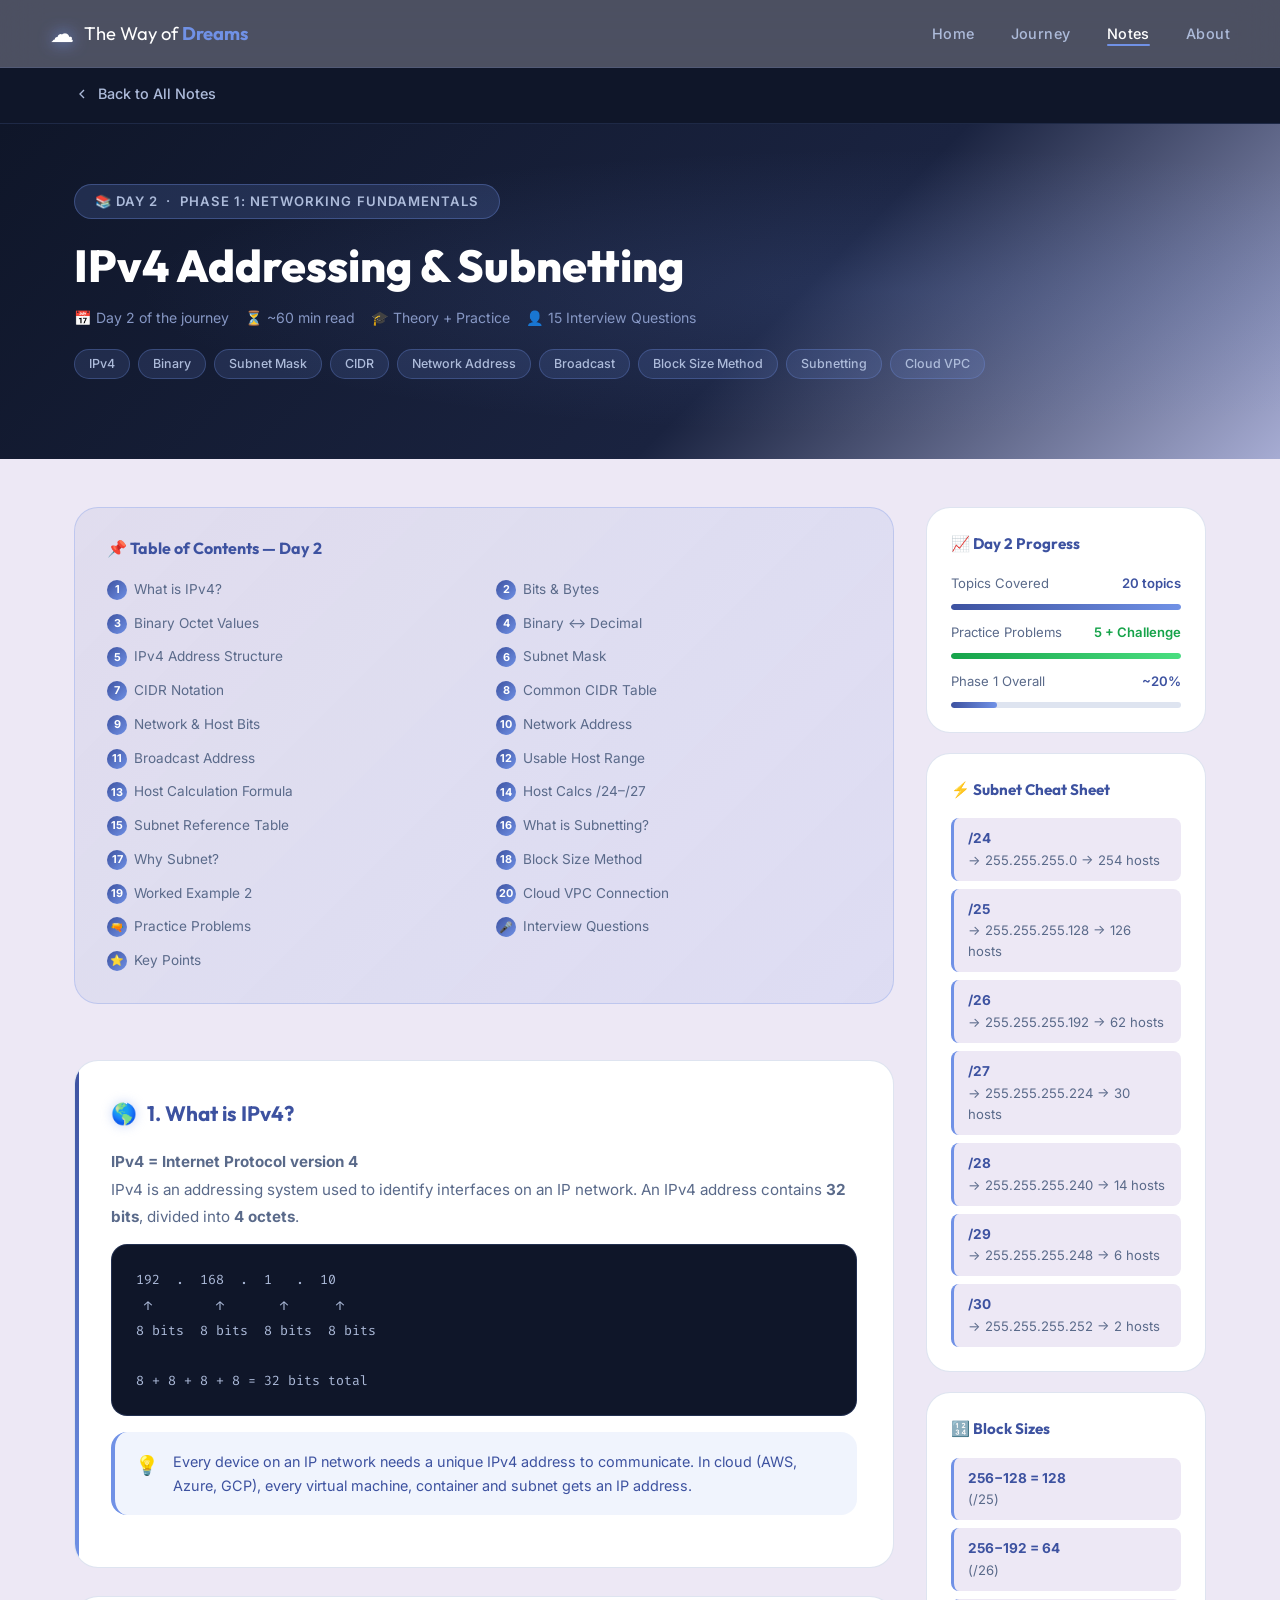
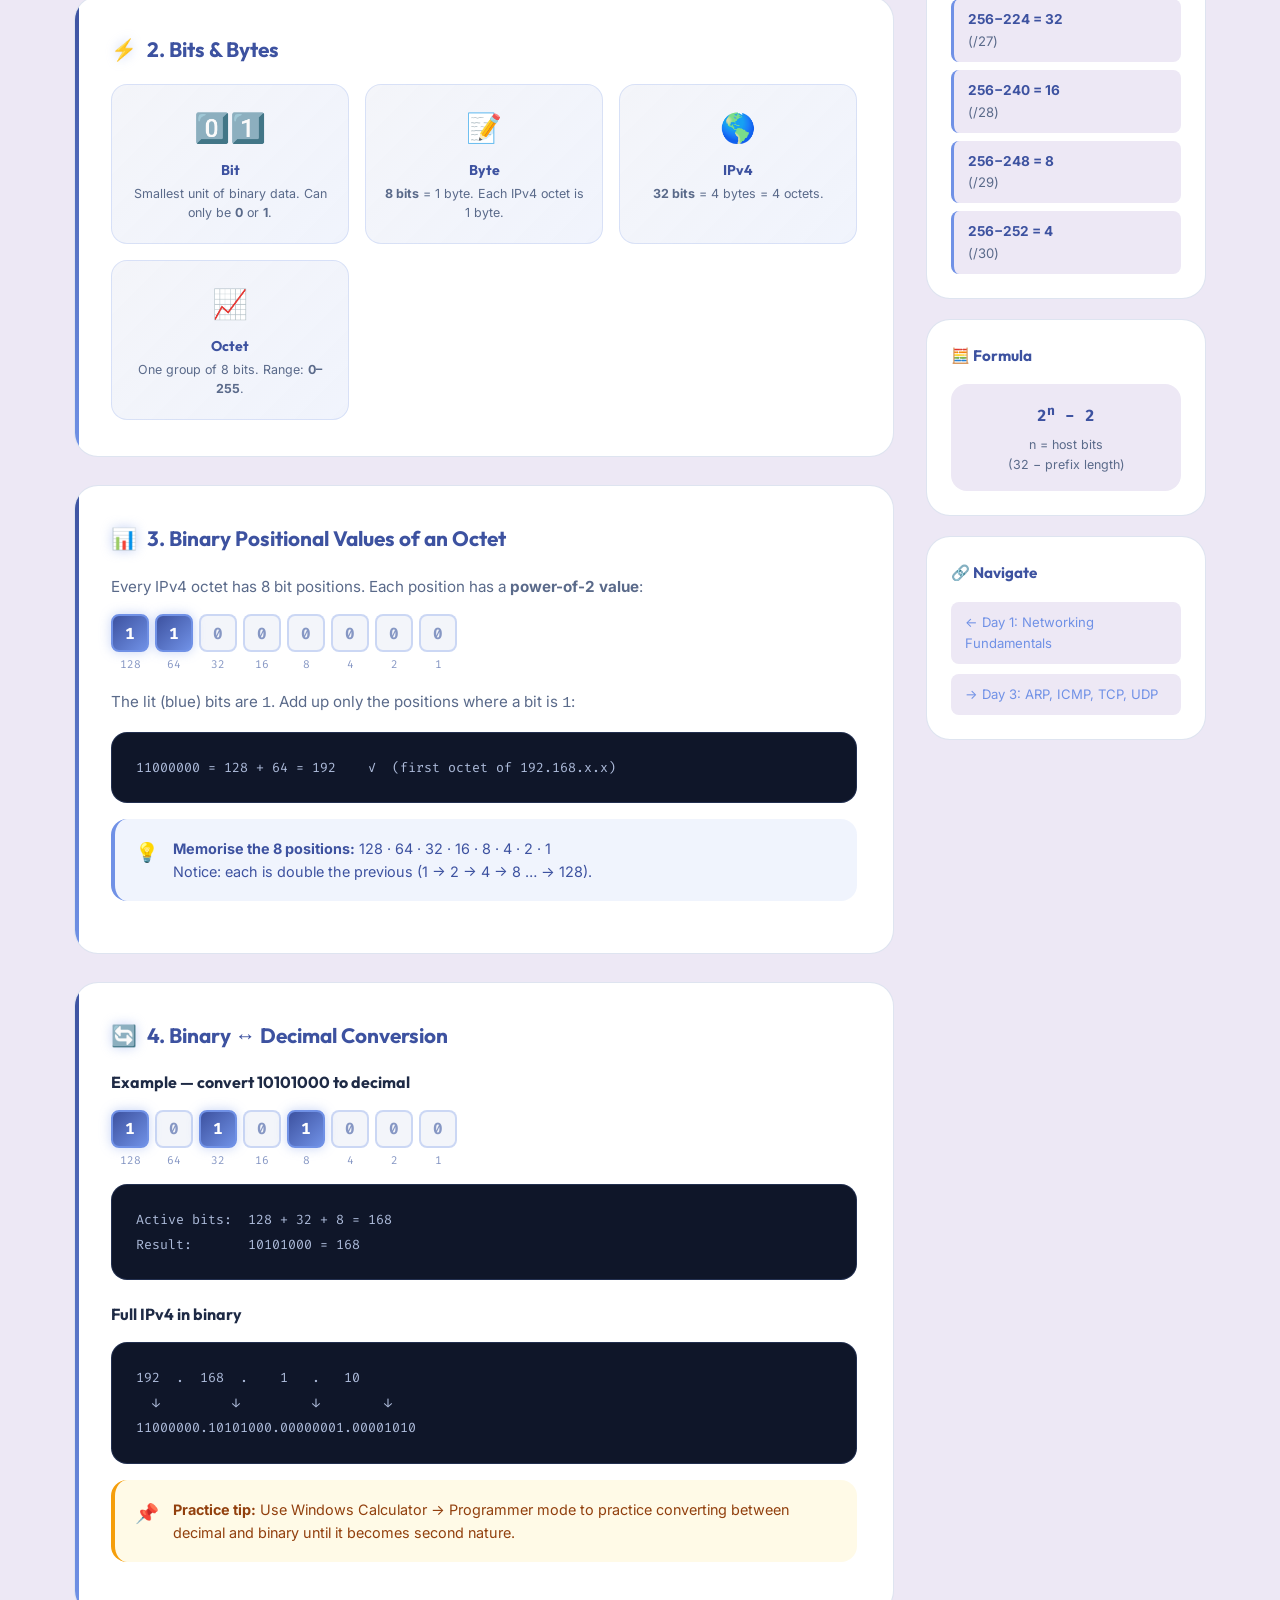
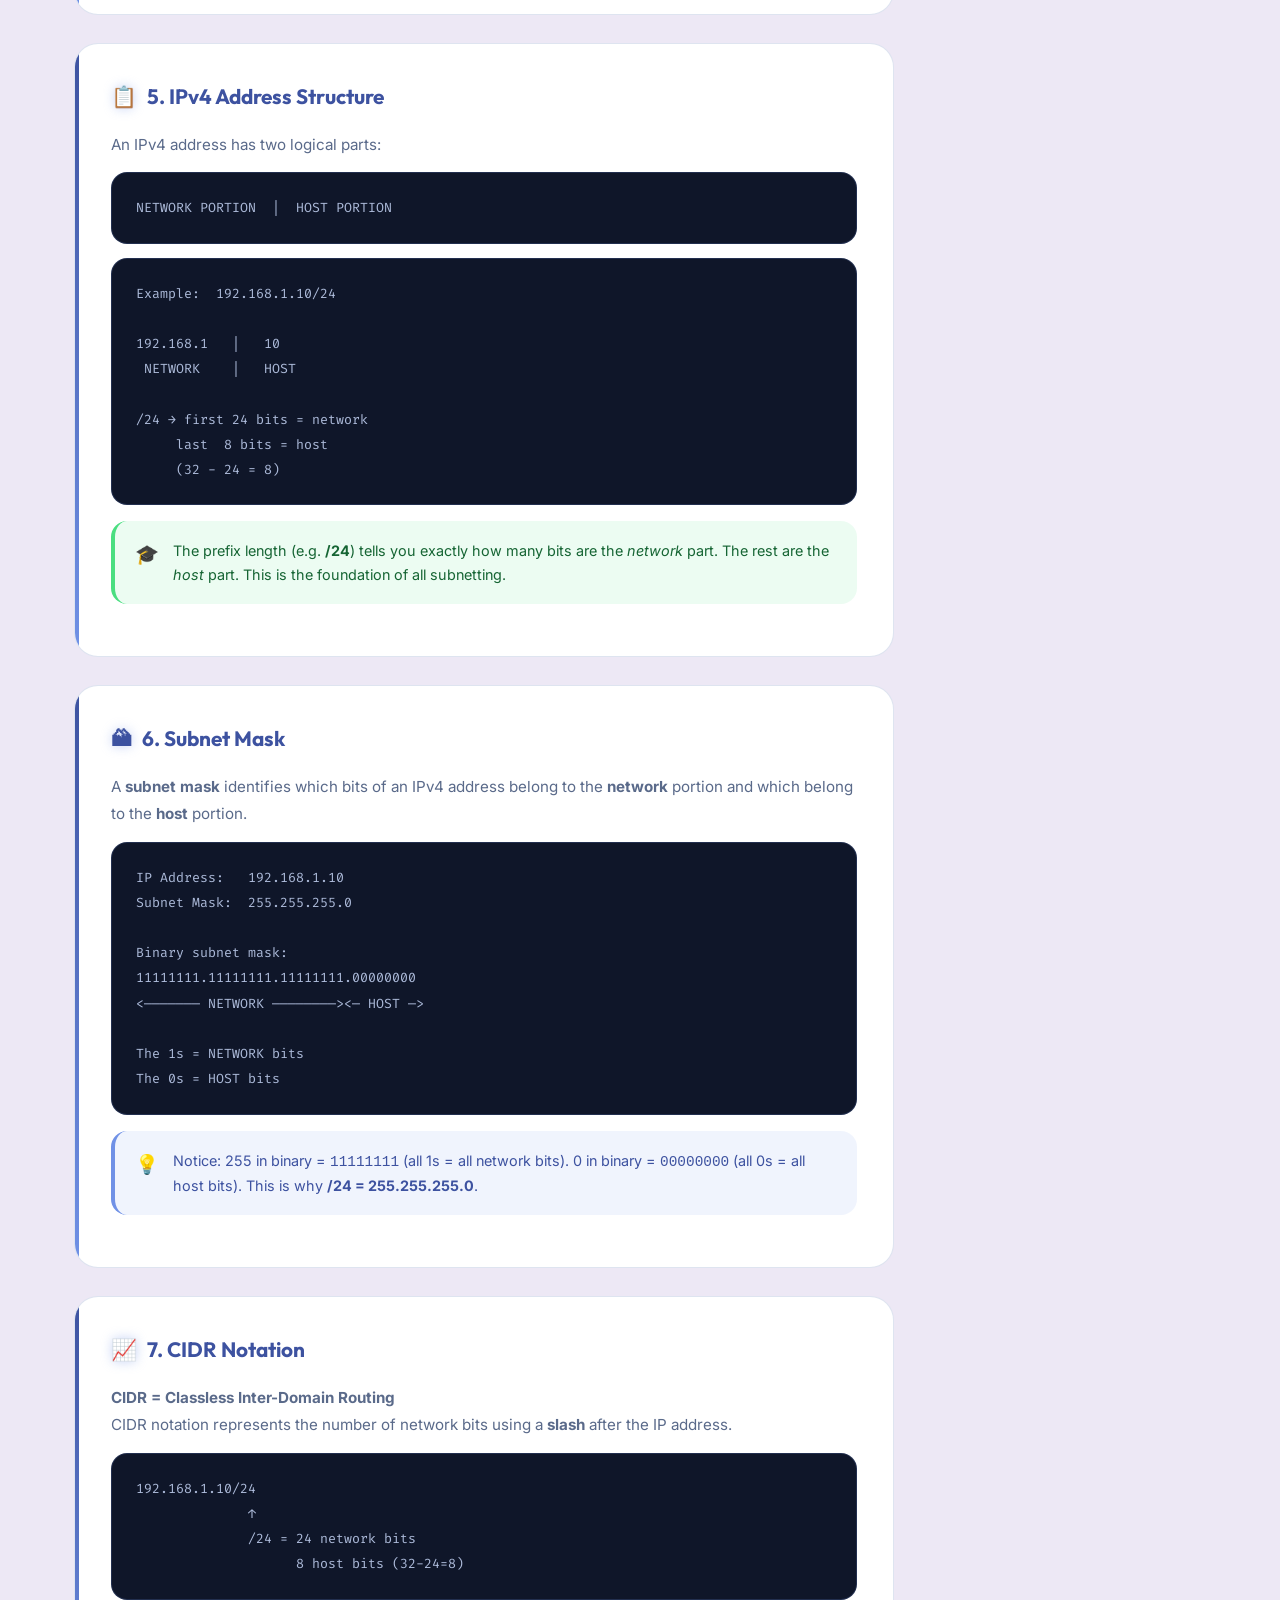
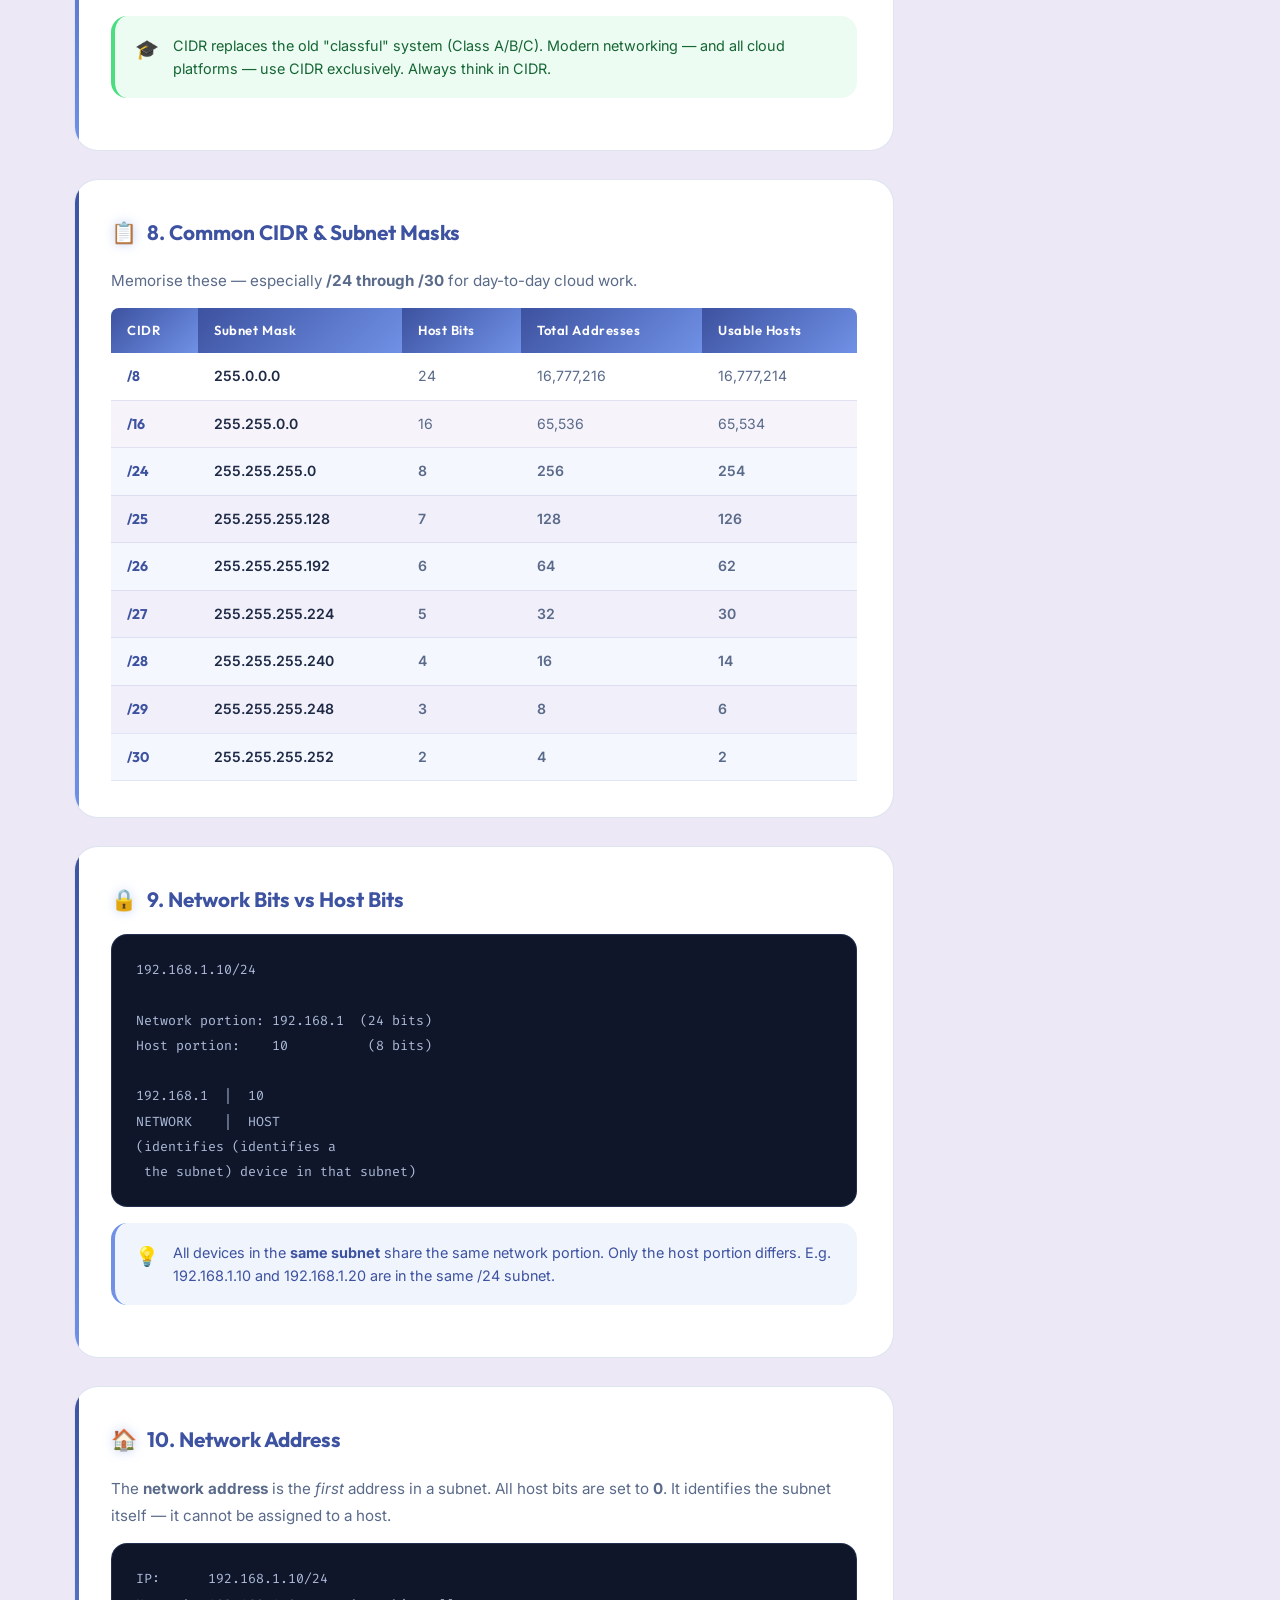
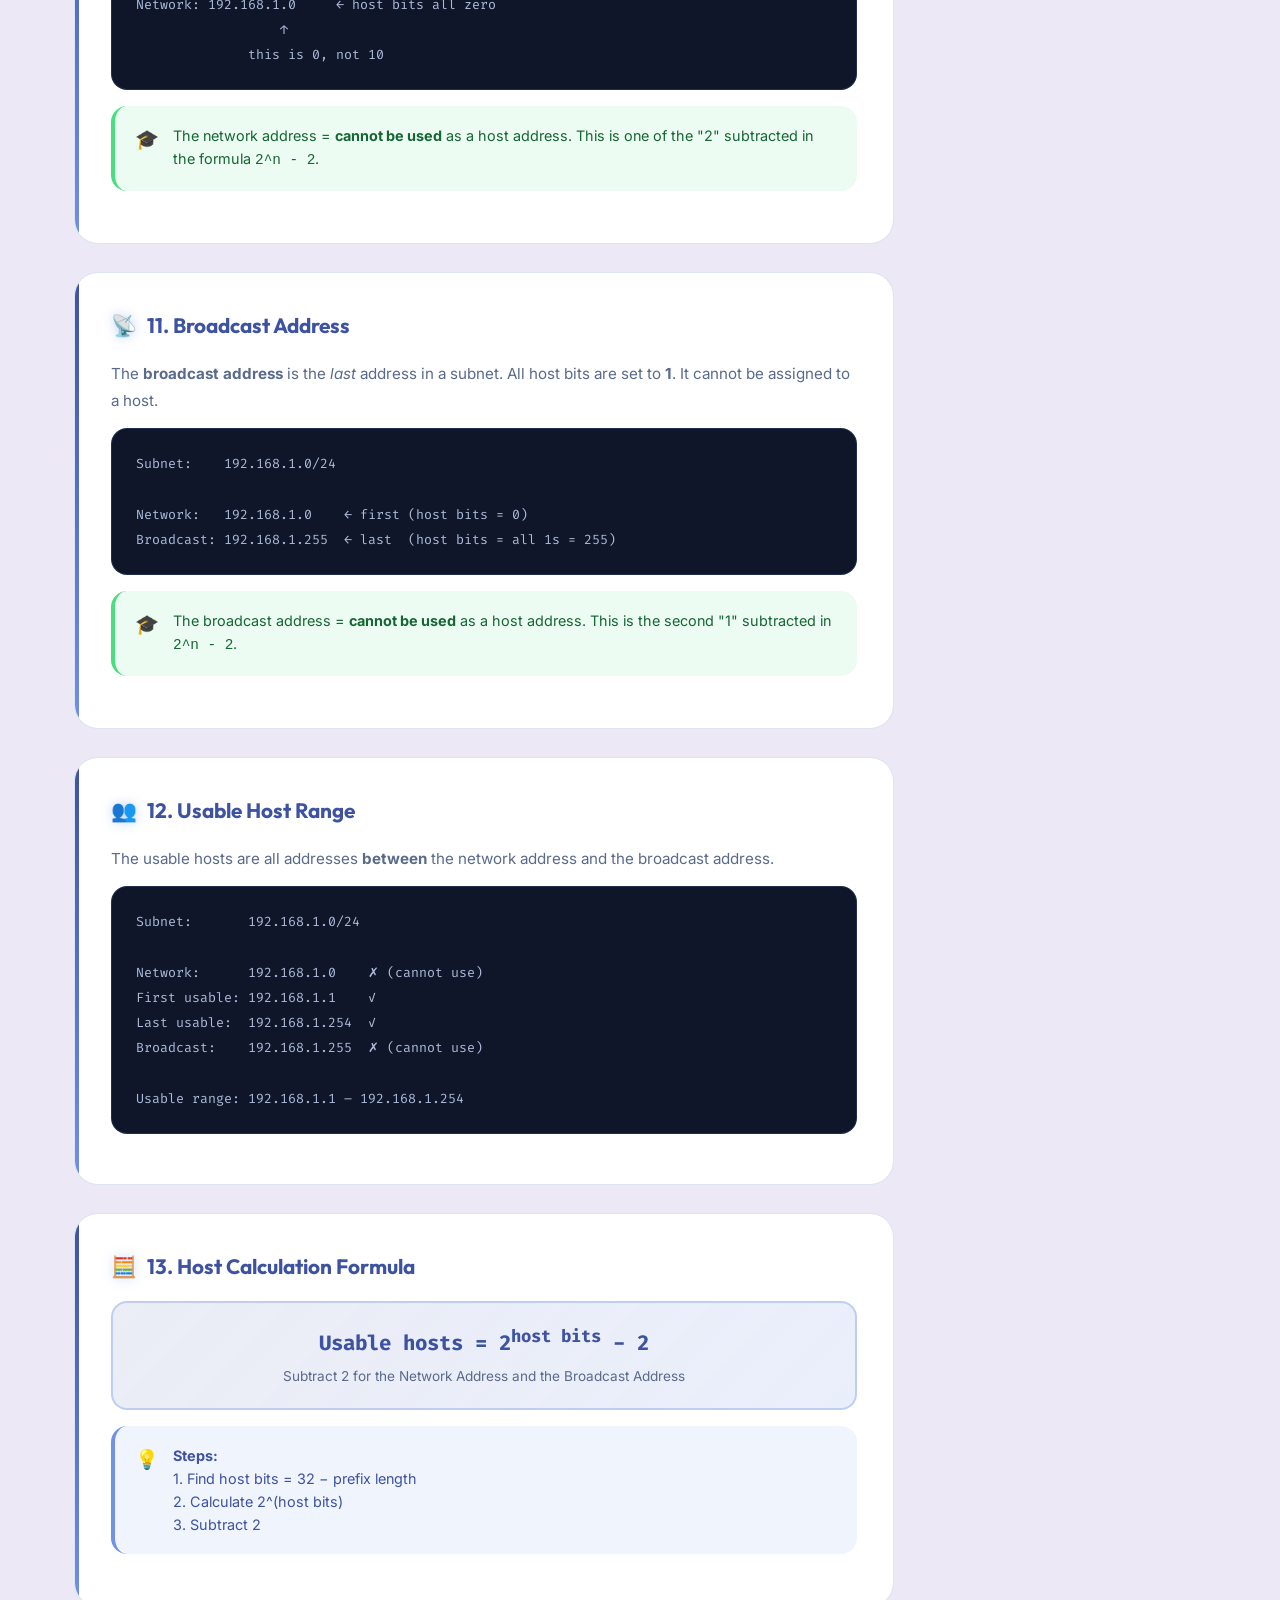
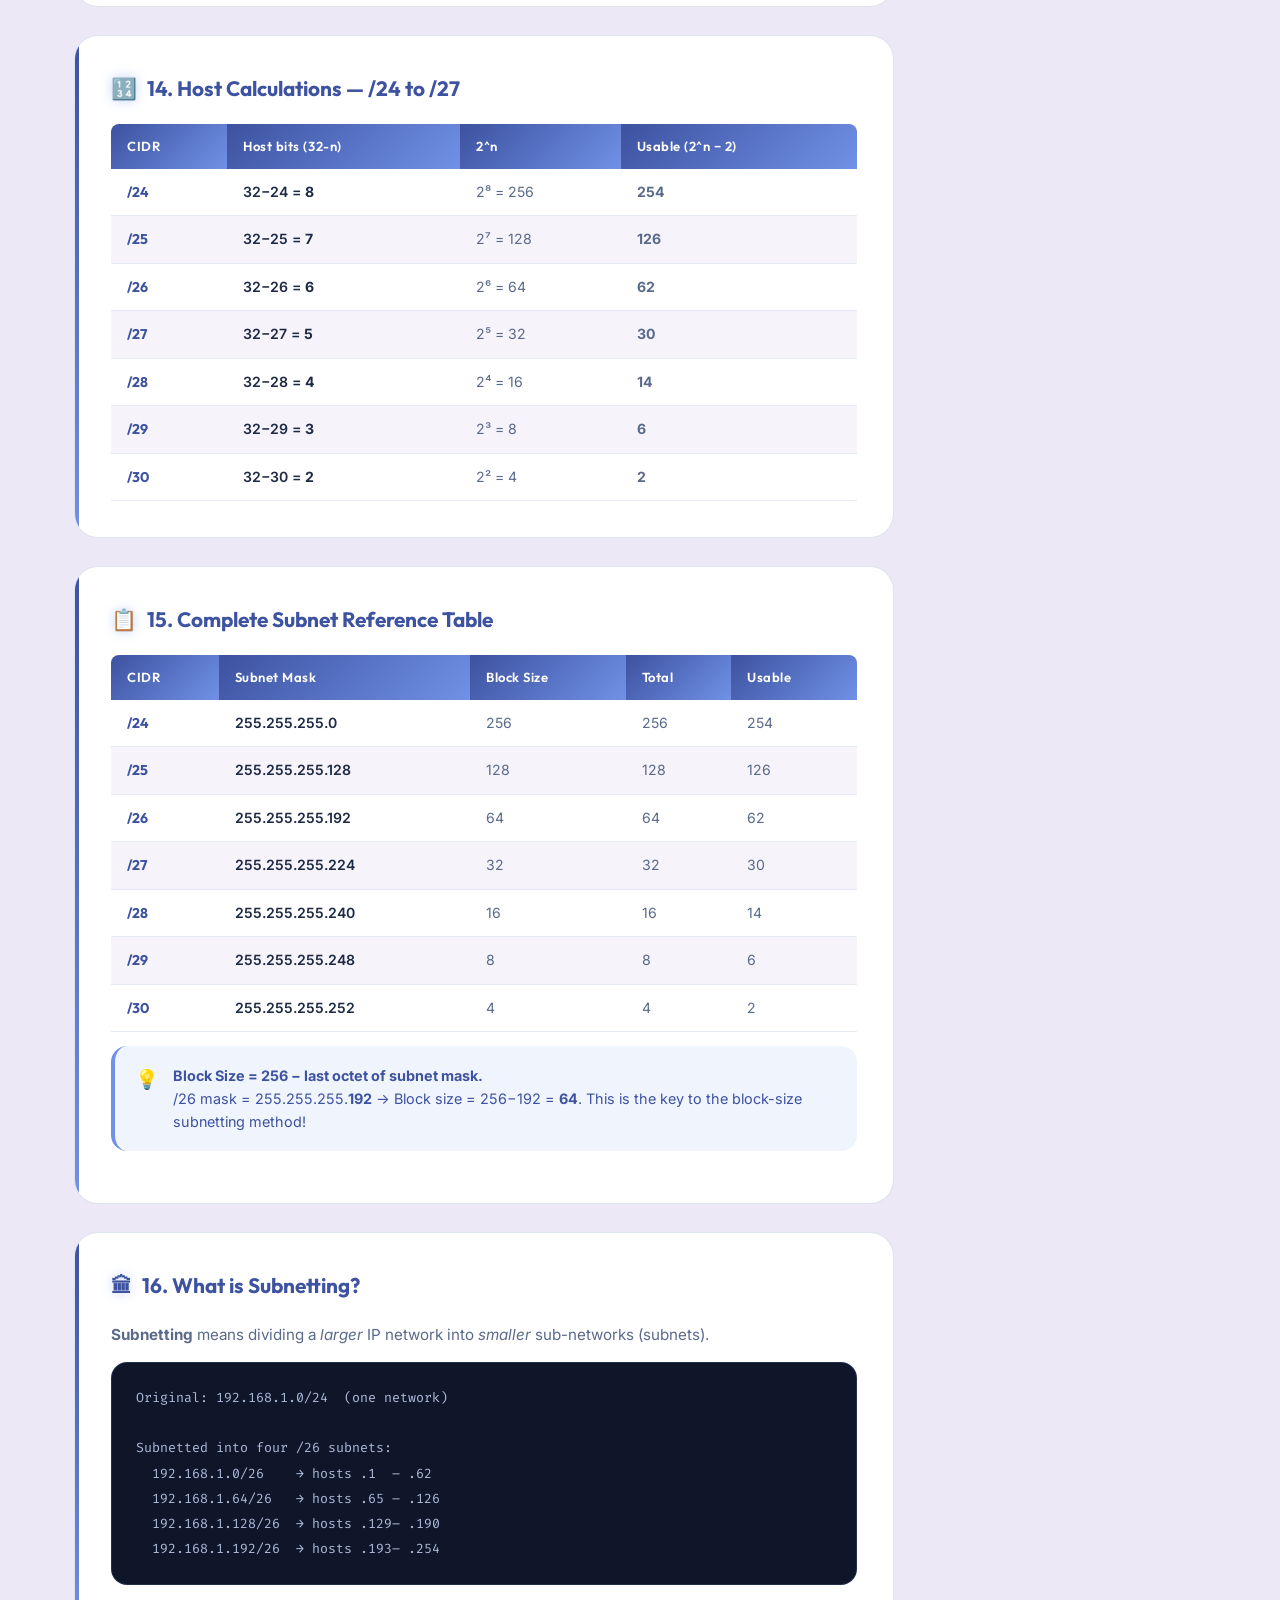
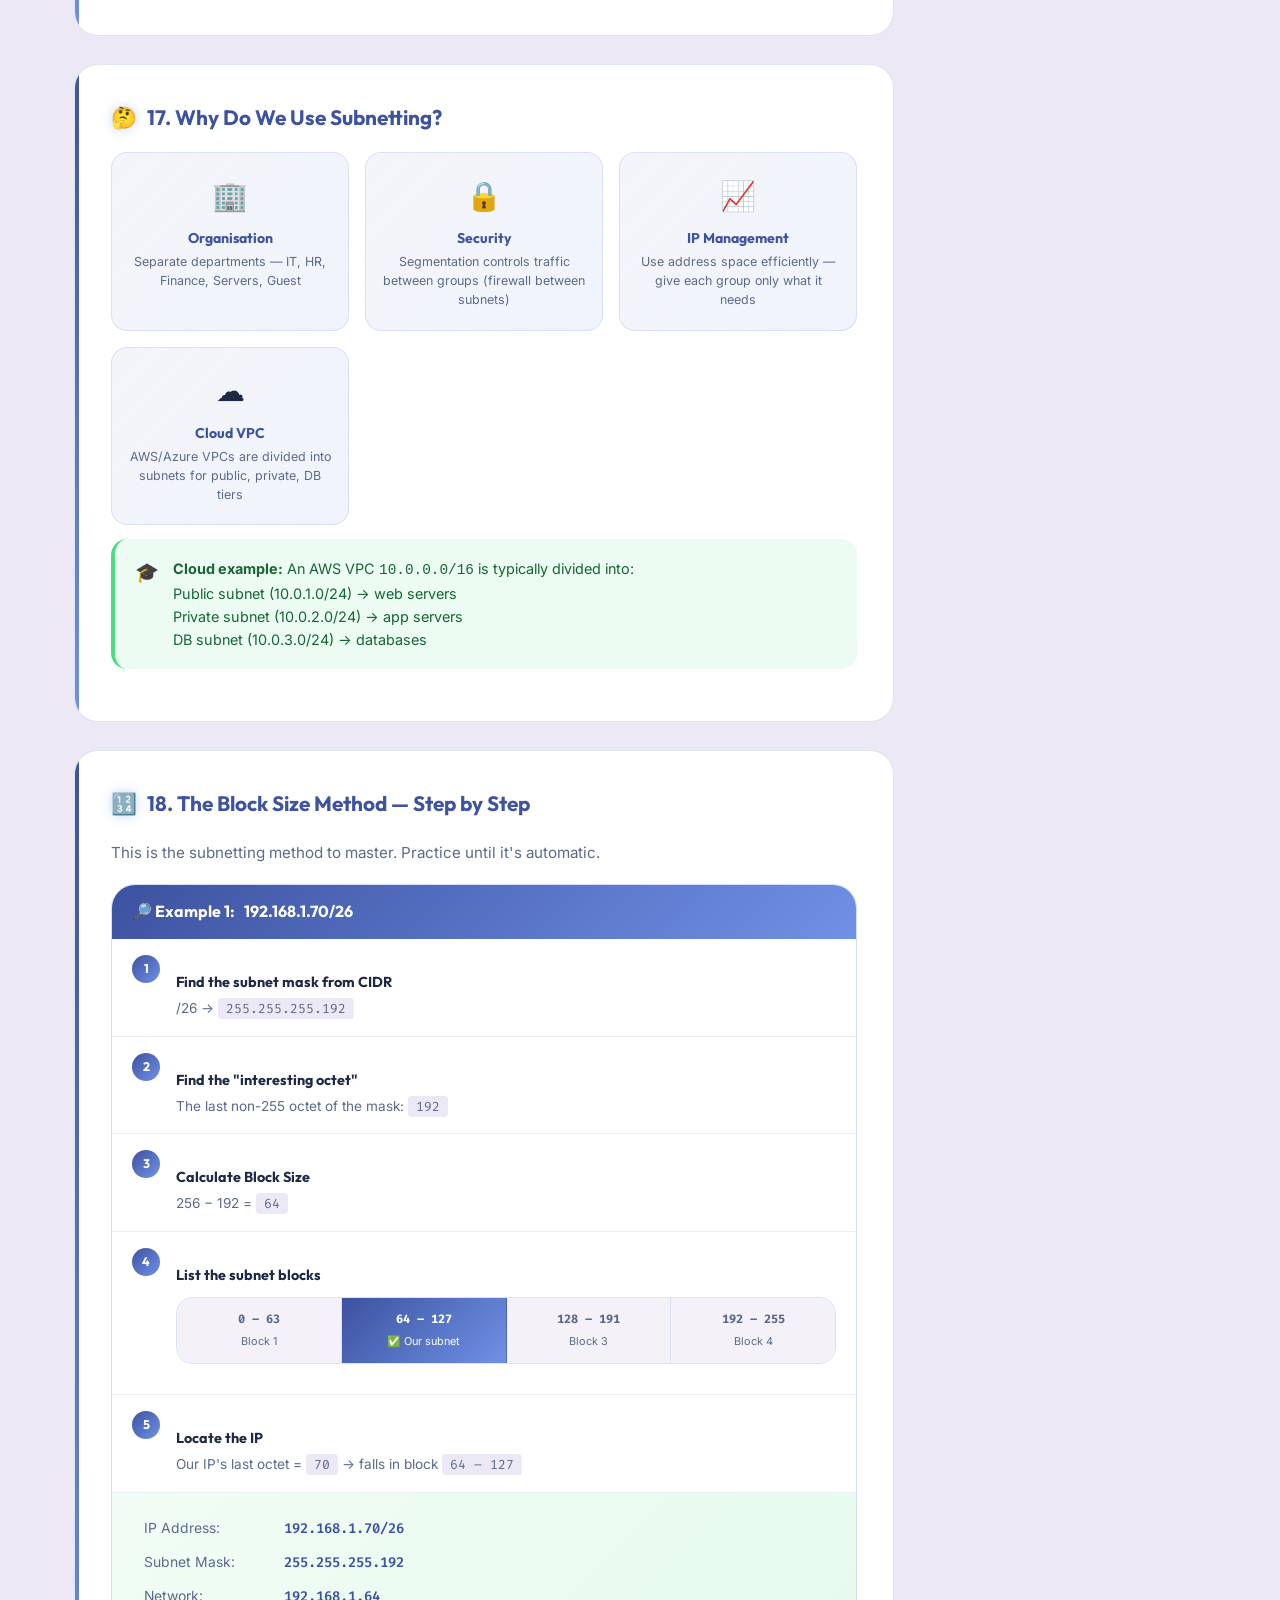
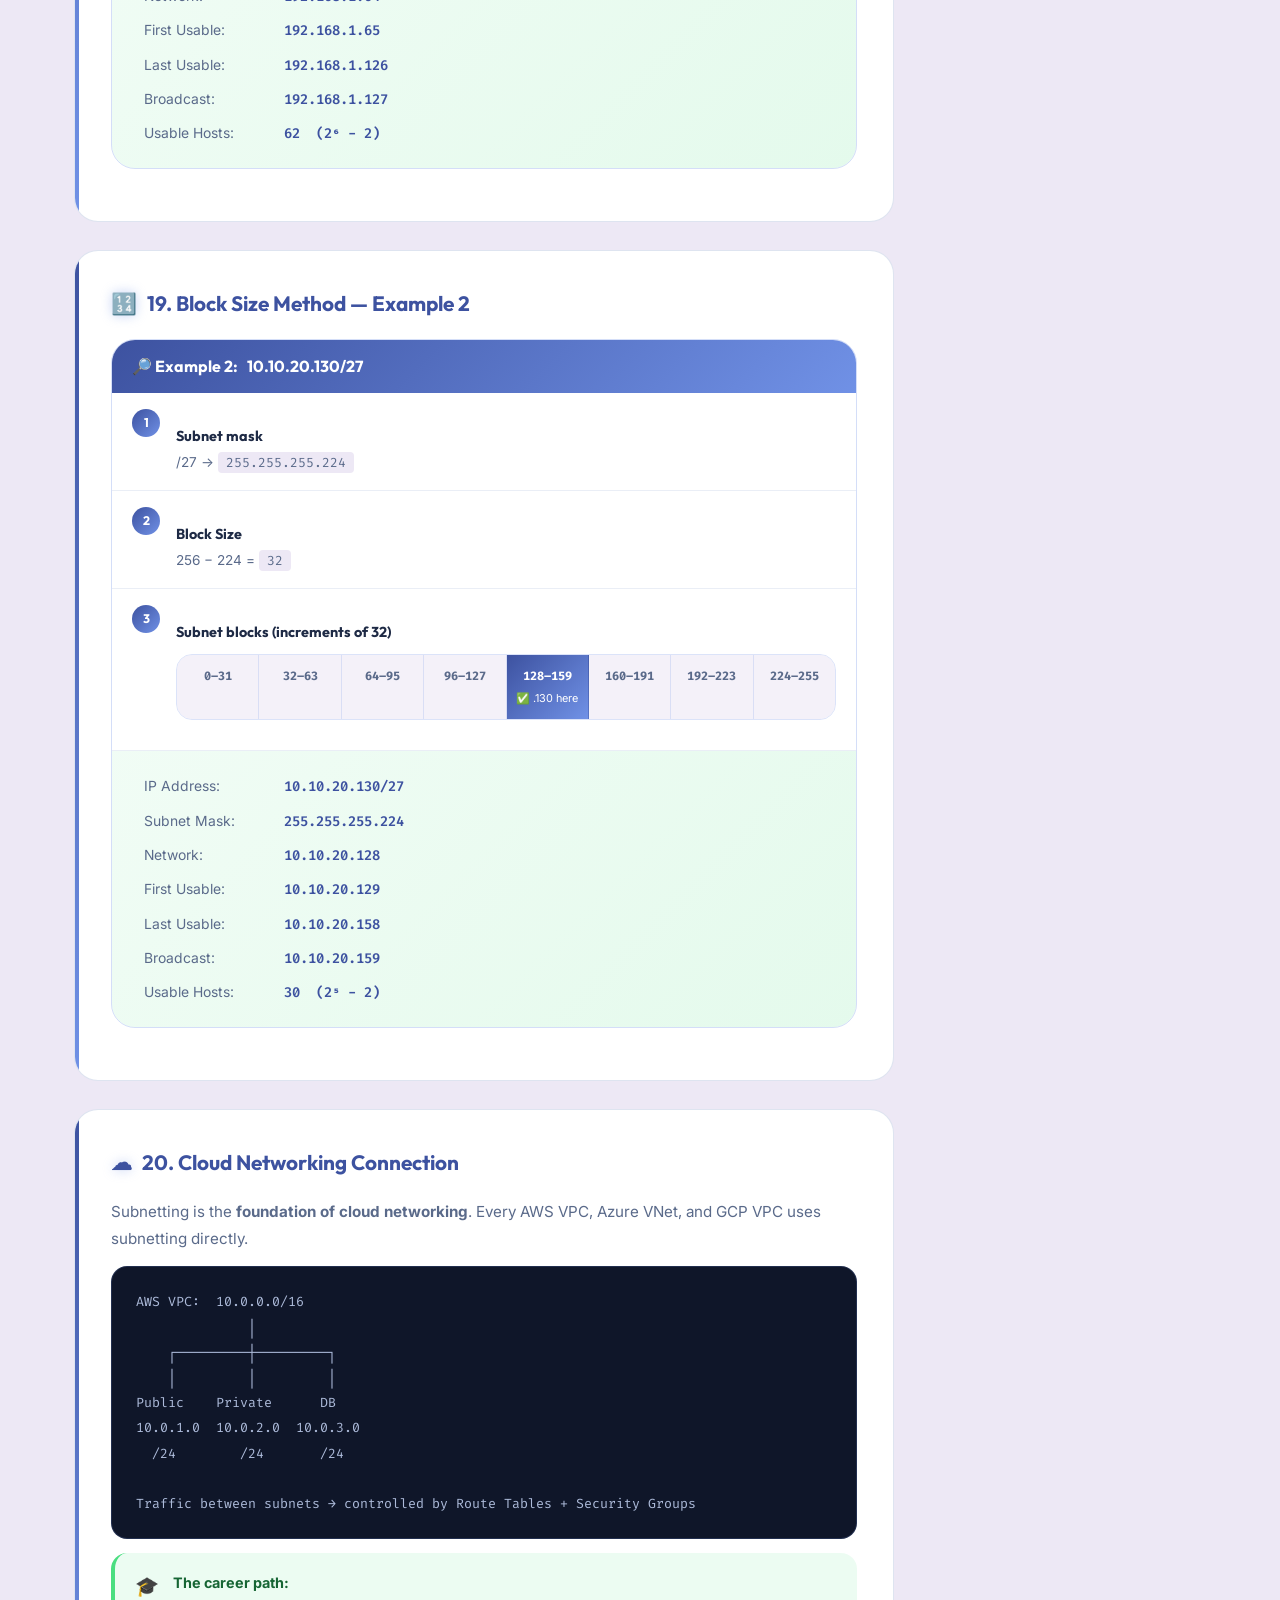
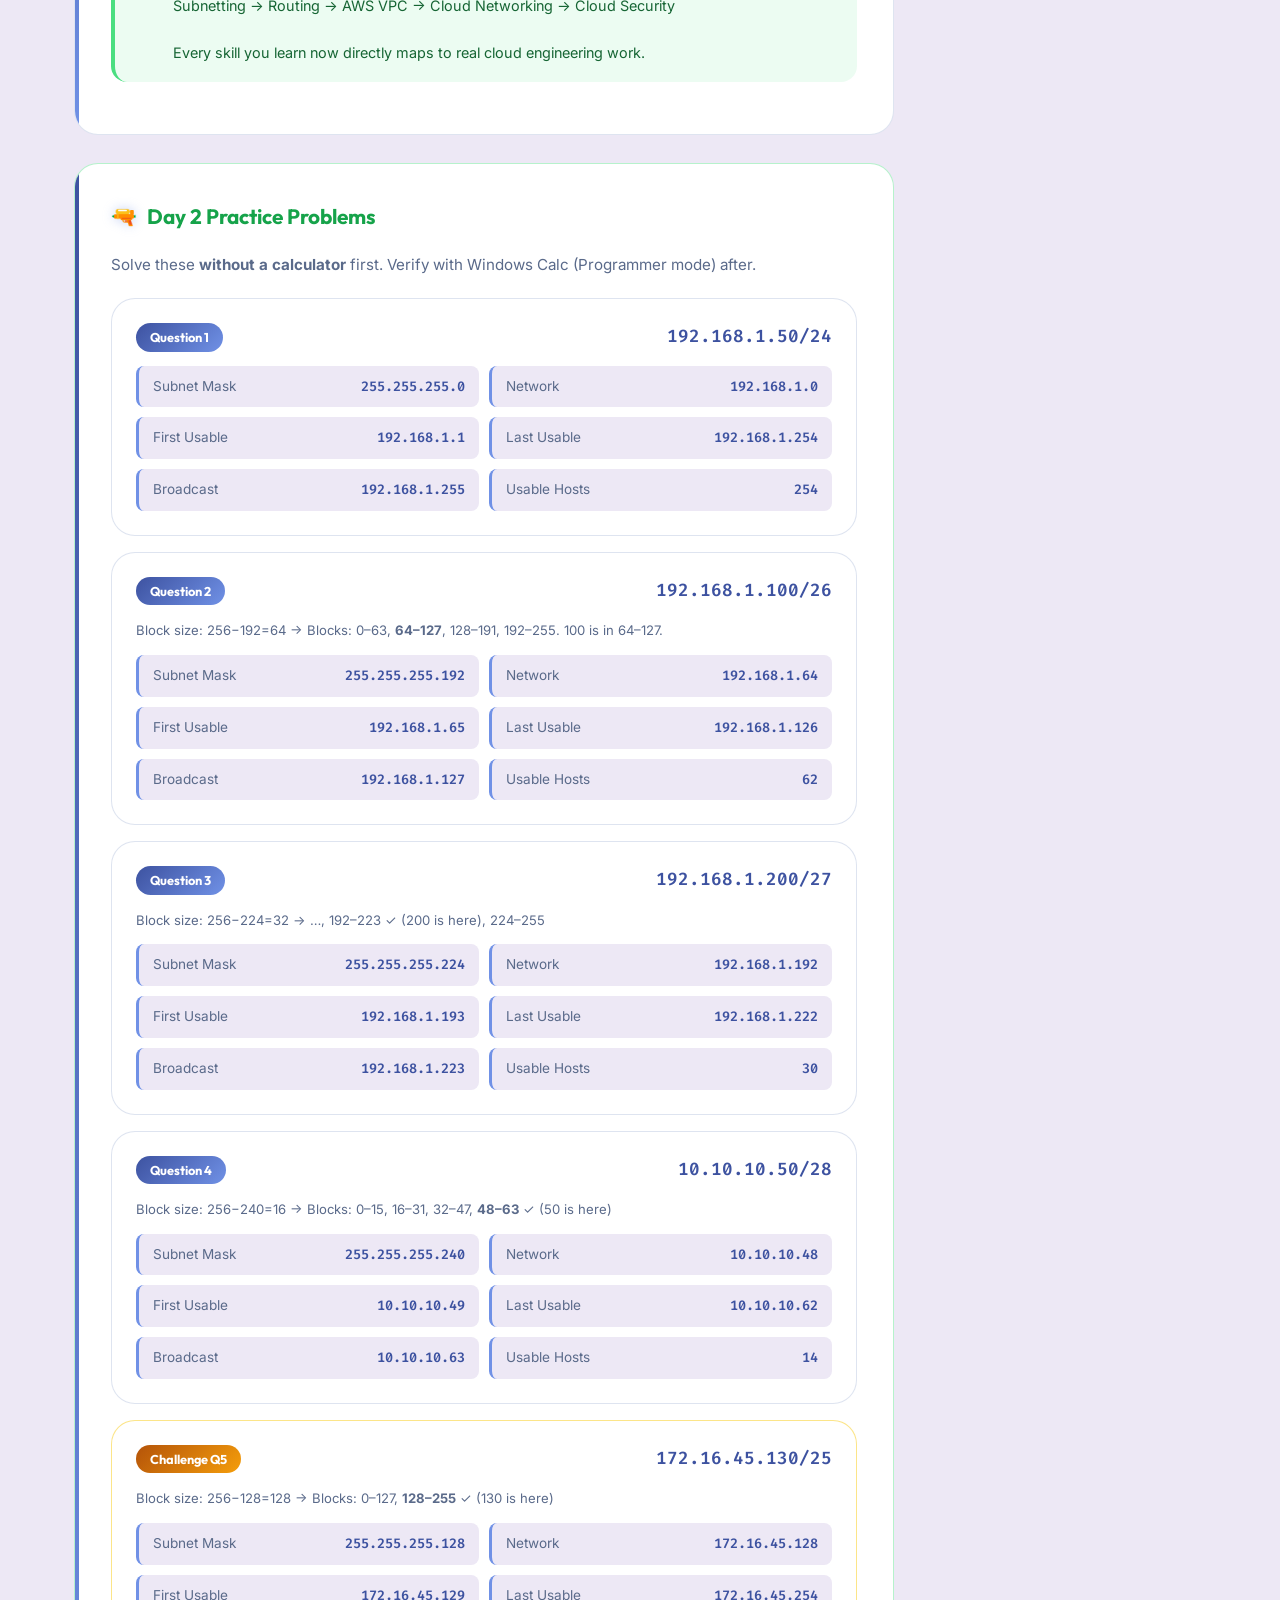
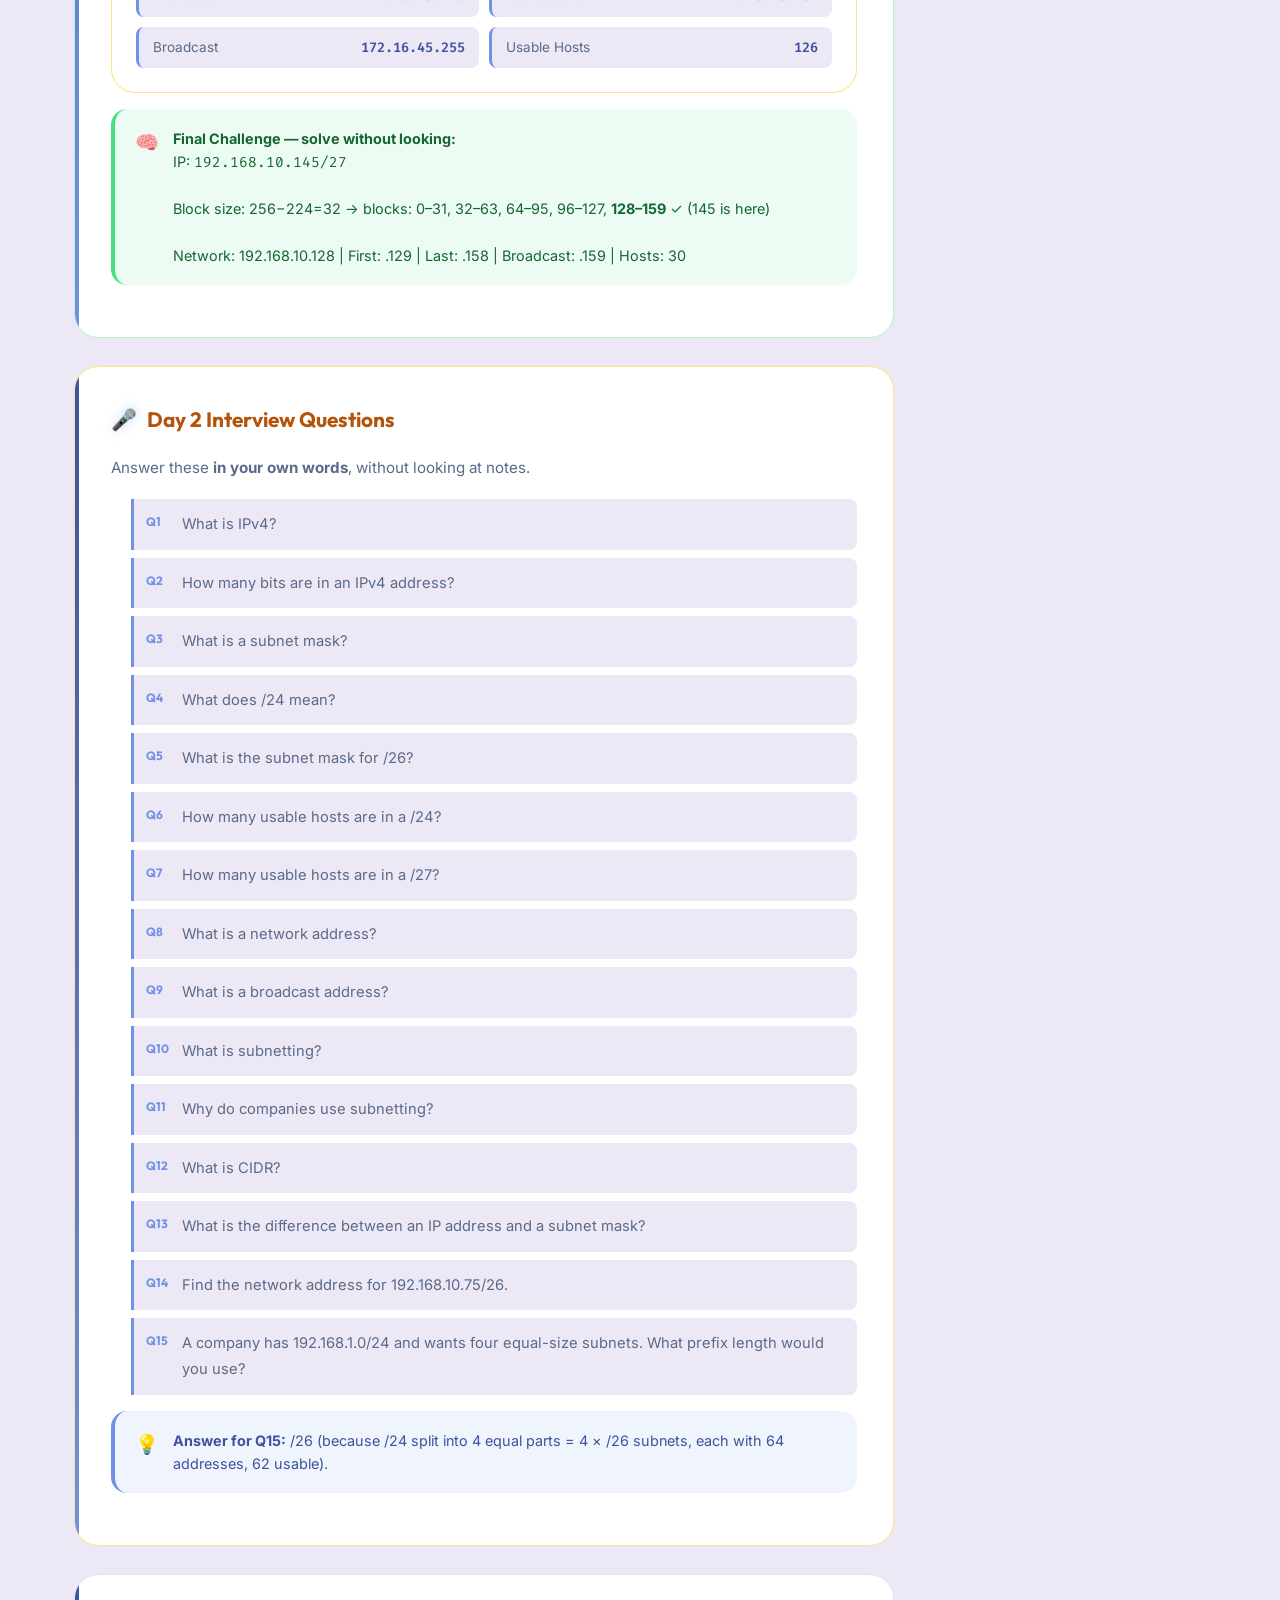
<file: day2.html>
﻿<!DOCTYPE html>
<html lang="en">
<head>
  <meta charset="UTF-8" />
  <meta name="viewport" content="width=device-width, initial-scale=1.0" />
  <title>Day 2 – IPv4 Addressing & Subnetting | The Way of Dreams</title>
  <meta name="description" content="Day 2 notes: IPv4 addressing, binary conversion, subnet masks, CIDR notation, block-size subnetting method, practice questions and interview prep." />
  <link rel="preconnect" href="https://fonts.googleapis.com" />
  <link rel="preconnect" href="https://fonts.gstatic.com" crossorigin />
  <link href="https://fonts.googleapis.com/css2?family=Outfit:wght@300;400;500;600;700;800;900&family=Inter:wght@300;400;500;600&family=Fira+Code:wght@400;500&display=swap" rel="stylesheet" />
  <link rel="stylesheet" href="style.css" />
  <style>
    /* ── DAY 2 EXTRA STYLES ── */
    .toc-card {
      background: linear-gradient(135deg, rgba(61,82,160,0.07), rgba(112,145,230,0.12));
      border: 1.5px solid rgba(112,145,230,0.3);
      border-radius: var(--radius-lg);
      padding: 28px 32px;
      margin-bottom: 28px;
    }
    .toc-card h3 { font-family:'Outfit',sans-serif; font-size:1rem; font-weight:700; color:var(--primary); margin-bottom:14px; }
    .toc-list { list-style:none; display:grid; grid-template-columns:1fr 1fr; gap:6px 24px; }
    .toc-list li a { color:var(--text-muted); text-decoration:none; font-size:0.85rem; display:flex; align-items:center; gap:7px; transition:var(--transition); padding:3px 0; }
    .toc-list li a:hover { color:var(--primary); padding-left:4px; }
    .toc-list li a .toc-num { background:linear-gradient(135deg,var(--primary),var(--secondary)); color:white; font-size:0.68rem; font-weight:700; width:20px; height:20px; border-radius:50%; display:flex; align-items:center; justify-content:center; flex-shrink:0; }
    @media(max-width:600px){ .toc-list{grid-template-columns:1fr;} }

    /* Binary diagram */
    .net-diagram { background:var(--dark); border-radius:var(--radius-md); padding:22px 24px; margin:14px 0; font-family:'Fira Code','Courier New',monospace; font-size:0.83rem; color:var(--soft); line-height:1.9; border:1px solid rgba(112,145,230,0.2); overflow-x:auto; white-space:pre; }

    /* Binary bit visualiser */
    .bit-row { display:flex; gap:6px; flex-wrap:wrap; margin:14px 0; }
    .bit-cell { display:flex; flex-direction:column; align-items:center; gap:4px; }
    .bit-val { width:38px; height:38px; border-radius:var(--radius-sm); display:flex; align-items:center; justify-content:center; font-family:'Fira Code',monospace; font-size:1rem; font-weight:700; border:2px solid rgba(112,145,230,0.3); transition:var(--transition); }
    .bit-val.on  { background:linear-gradient(135deg,var(--primary),var(--secondary)); color:white; border-color:var(--secondary); box-shadow:0 0 12px rgba(112,145,230,0.4); }
    .bit-val.off { background:rgba(173,187,218,0.15); color:var(--steel); }
    .bit-pos { font-size:0.7rem; color:var(--steel); font-family:'Fira Code',monospace; }

    /* Formula box */
    .formula-box { background:linear-gradient(135deg,rgba(61,82,160,0.1),rgba(112,145,230,0.15)); border:2px solid rgba(112,145,230,0.35); border-radius:var(--radius-md); padding:20px 24px; text-align:center; margin:16px 0; }
    .formula-box .formula { font-family:'Fira Code',monospace; font-size:1.3rem; font-weight:700; color:var(--primary); }
    .formula-box .formula-desc { font-size:0.85rem; color:var(--text-muted); margin-top:6px; }

    /* Step-by-step solver */
    .solver { border:1.5px solid rgba(112,145,230,0.3); border-radius:var(--radius-lg); overflow:hidden; margin:16px 0; }
    .solver-header { background:linear-gradient(135deg,var(--primary),var(--secondary)); color:white; padding:14px 20px; font-family:'Outfit',sans-serif; font-weight:700; font-size:1rem; display:flex; align-items:center; gap:10px; }
    .solver-step { display:flex; align-items:flex-start; gap:16px; padding:16px 20px; border-bottom:1px solid rgba(173,187,218,0.25); background:white; }
    .solver-step:last-child { border-bottom:none; }
    .solver-step-num { width:28px; height:28px; min-width:28px; border-radius:50%; background:linear-gradient(135deg,var(--primary),var(--secondary)); color:white; font-family:'Outfit',sans-serif; font-weight:700; font-size:0.78rem; display:flex; align-items:center; justify-content:center; }
    .solver-step-body { flex:1; }
    .solver-step-body h4 { font-family:'Outfit',sans-serif; font-weight:700; color:var(--text-main); font-size:0.9rem; margin-bottom:4px; }
    .solver-step-body p { font-size:0.85rem; color:var(--text-muted); line-height:1.6; }
    .solver-step-body .code { font-family:'Fira Code',monospace; background:var(--lightest); padding:2px 8px; border-radius:4px; font-size:0.82rem; }
    .solver-result { background:linear-gradient(135deg,rgba(74,222,128,0.08),rgba(74,222,128,0.15)); padding:18px 20px; }
    .solver-result table { width:100%; border-collapse:collapse; }
    .solver-result td { padding:6px 12px; font-size:0.87rem; }
    .solver-result td:first-child { color:var(--text-muted); width:140px; }
    .solver-result td:last-child { font-family:'Fira Code',monospace; color:var(--primary); font-weight:600; }

    /* Block size visual */
    .blocks-visual { display:flex; gap:0; flex-wrap:wrap; margin:14px 0; border-radius:var(--radius-md); overflow:hidden; border:1.5px solid rgba(112,145,230,0.25); }
    .block-item { flex:1; min-width:80px; padding:12px 8px; text-align:center; border-right:1px solid rgba(112,145,230,0.2); font-size:0.78rem; transition:var(--transition); }
    .block-item:last-child { border-right:none; }
    .block-item.highlight { background:linear-gradient(135deg,var(--primary),var(--secondary)); color:white; }
    .block-item:not(.highlight) { background:rgba(237,232,245,0.6); color:var(--text-muted); }
    .block-item .bl-range { font-family:'Fira Code',monospace; font-weight:700; font-size:0.75rem; }
    .block-item .bl-label { font-size:0.68rem; margin-top:4px; }

    /* Practice Q card */
    .practice-q { background:white; border:1.5px solid rgba(173,187,218,0.4); border-radius:var(--radius-lg); padding:24px; margin-bottom:16px; }
    .practice-q-header { display:flex; align-items:center; justify-content:space-between; margin-bottom:14px; }
    .practice-q-num { background:linear-gradient(135deg,var(--primary),var(--secondary)); color:white; font-family:'Outfit',sans-serif; font-weight:700; font-size:0.8rem; padding:4px 14px; border-radius:99px; }
    .practice-q-ip { font-family:'Fira Code',monospace; font-size:1.1rem; font-weight:600; color:var(--primary); }
    .answer-grid { display:grid; grid-template-columns:1fr 1fr; gap:10px; margin-top:12px; }
    .answer-row { background:var(--lightest); border-radius:var(--radius-sm); padding:10px 14px; display:flex; justify-content:space-between; align-items:center; font-size:0.85rem; border-left:3px solid var(--secondary); }
    .answer-row .ar-label { color:var(--text-muted); }
    .answer-row .ar-val { font-family:'Fira Code',monospace; color:var(--primary); font-weight:600; }
    @media(max-width:600px){ .answer-grid{grid-template-columns:1fr;} }

    /* Interview Qs */
    .iq-list { list-style:none; display:flex; flex-direction:column; gap:10px; counter-reset:iq-counter; }
    .iq-list li { counter-increment:iq-counter; background:var(--lightest); border-left:3px solid var(--secondary); border-radius:0 var(--radius-sm) var(--radius-sm) 0; padding:12px 16px; font-size:0.92rem; color:var(--text-muted); position:relative; padding-left:48px; }
    .iq-list li::before { content:"Q" counter(iq-counter); position:absolute; left:12px; font-family:'Outfit',sans-serif; font-weight:700; font-size:0.75rem; color:var(--secondary); }

    /* Key points flow */
    .kp-flow { display:flex; flex-direction:column; align-items:center; gap:0; margin-top:14px; }
    .kp-item { background:linear-gradient(135deg,rgba(61,82,160,0.08),rgba(112,145,230,0.14)); border:1.5px solid rgba(112,145,230,0.3); border-radius:var(--radius-md); padding:12px 32px; text-align:center; font-family:'Fira Code',monospace; font-weight:600; color:var(--primary); font-size:0.9rem; width:fit-content; min-width:220px; }
    .kp-arrow { font-size:1.3rem; color:var(--secondary); margin:2px 0; }

    /* Section anchor */
    .section-anchor { scroll-margin-top: 90px; }
  </style>
</head>
<body class="day-page-body">

  <!-- NAVBAR -->
  <nav class="navbar" id="navbar">
    <div class="nav-inner">
      <a href="index.html" class="nav-logo">
        <span class="logo-icon">&#9729;</span>
        <span class="logo-text">The Way of <strong>Dreams</strong></span>
      </a>
      <ul class="nav-links" id="navLinks">
        <li><a href="index.html">Home</a></li>
        <li><a href="index.html#journey">Journey</a></li>
        <li><a href="index.html#notes-grid" class="active">Notes</a></li>
        <li><a href="index.html#about">About</a></li>
      </ul>
      <button class="hamburger" id="hamburger" aria-label="Toggle menu">
        <span></span><span></span><span></span>
      </button>
    </div>
  </nav>

  <!-- BACK BAR -->
  <div class="back-bar">
    <div class="container">
      <a href="index.html#notes-grid" class="back-link">
        <svg width="16" height="16" viewBox="0 0 24 24" fill="none" stroke="currentColor" stroke-width="2"><polyline points="15 18 9 12 15 6"/></svg>
        Back to All Notes
      </a>
    </div>
  </div>

  <!-- DAY HERO -->
  <div class="day-hero">
    <div class="container day-hero-inner">
      <div class="day-number">&#128218; Day 2 &nbsp;&middot;&nbsp; Phase 1: Networking Fundamentals</div>
      <h1 class="day-title">IPv4 Addressing &amp; Subnetting</h1>
      <div class="day-meta">
        <span>&#128197; Day 2 of the journey</span>
        <span>&#9203; ~60 min read</span>
        <span>&#127891; Theory + Practice</span>
        <span>&#128100; 15 Interview Questions</span>
      </div>
      <div class="day-tags">
        <span class="day-tag">IPv4</span>
        <span class="day-tag">Binary</span>
        <span class="day-tag">Subnet Mask</span>
        <span class="day-tag">CIDR</span>
        <span class="day-tag">Network Address</span>
        <span class="day-tag">Broadcast</span>
        <span class="day-tag">Block Size Method</span>
        <span class="day-tag">Subnetting</span>
        <span class="day-tag">Cloud VPC</span>
      </div>
    </div>
  </div>

  <!-- NOTE LAYOUT -->
  <div class="container">
    <div class="note-layout">

      <!-- ── MAIN CONTENT ── -->
      <main class="note-main">

        <!-- TABLE OF CONTENTS -->
        <div class="toc-card">
          <h3>&#128204; Table of Contents — Day 2</h3>
          <ul class="toc-list">
            <li><a href="#s1"><span class="toc-num">1</span>What is IPv4?</a></li>
            <li><a href="#s2"><span class="toc-num">2</span>Bits &amp; Bytes</a></li>
            <li><a href="#s3"><span class="toc-num">3</span>Binary Octet Values</a></li>
            <li><a href="#s4"><span class="toc-num">4</span>Binary ↔ Decimal</a></li>
            <li><a href="#s5"><span class="toc-num">5</span>IPv4 Address Structure</a></li>
            <li><a href="#s6"><span class="toc-num">6</span>Subnet Mask</a></li>
            <li><a href="#s7"><span class="toc-num">7</span>CIDR Notation</a></li>
            <li><a href="#s8"><span class="toc-num">8</span>Common CIDR Table</a></li>
            <li><a href="#s9"><span class="toc-num">9</span>Network &amp; Host Bits</a></li>
            <li><a href="#s10"><span class="toc-num">10</span>Network Address</a></li>
            <li><a href="#s11"><span class="toc-num">11</span>Broadcast Address</a></li>
            <li><a href="#s12"><span class="toc-num">12</span>Usable Host Range</a></li>
            <li><a href="#s13"><span class="toc-num">13</span>Host Calculation Formula</a></li>
            <li><a href="#s14"><span class="toc-num">14</span>Host Calcs /24–/27</a></li>
            <li><a href="#s15"><span class="toc-num">15</span>Subnet Reference Table</a></li>
            <li><a href="#s16"><span class="toc-num">16</span>What is Subnetting?</a></li>
            <li><a href="#s17"><span class="toc-num">17</span>Why Subnet?</a></li>
            <li><a href="#s18"><span class="toc-num">18</span>Block Size Method</a></li>
            <li><a href="#s19"><span class="toc-num">19</span>Worked Example 2</a></li>
            <li><a href="#s20"><span class="toc-num">20</span>Cloud VPC Connection</a></li>
            <li><a href="#practice"><span class="toc-num">&#128299;</span>Practice Problems</a></li>
            <li><a href="#iq"><span class="toc-num">&#127908;</span>Interview Questions</a></li>
            <li><a href="#keypoints"><span class="toc-num">&#11088;</span>Key Points</a></li>
          </ul>
        </div>

        <!-- ── S1: What is IPv4 ── -->
        <div class="note-block section-anchor" id="s1">
          <h2 class="block-title"><span class="block-icon">&#127758;</span>1. What is IPv4?</h2>
          <p><strong>IPv4 = Internet Protocol version 4</strong></p>
          <p>IPv4 is an addressing system used to identify interfaces on an IP network. An IPv4 address contains <strong>32 bits</strong>, divided into <strong>4 octets</strong>.</p>
          <div class="net-diagram">192  .  168  .  1   .  10
 ↑        ↑       ↑      ↑
8 bits  8 bits  8 bits  8 bits

8 + 8 + 8 + 8 = 32 bits total</div>
          <div class="callout callout-tip">
            <span class="callout-icon">&#128161;</span>
            <div>Every device on an IP network needs a unique IPv4 address to communicate. In cloud (AWS, Azure, GCP), every virtual machine, container and subnet gets an IP address.</div>
          </div>
        </div>

        <!-- ── S2: Bits & Bytes ── -->
        <div class="note-block section-anchor" id="s2">
          <h2 class="block-title"><span class="block-icon">&#9889;</span>2. Bits &amp; Bytes</h2>
          <div class="concept-grid">
            <div class="concept-card">
              <div class="cc-icon">0️⃣1️⃣</div>
              <div class="cc-title">Bit</div>
              <div class="cc-desc">Smallest unit of binary data. Can only be <strong>0</strong> or <strong>1</strong>.</div>
            </div>
            <div class="concept-card">
              <div class="cc-icon">&#128221;</div>
              <div class="cc-title">Byte</div>
              <div class="cc-desc"><strong>8 bits</strong> = 1 byte. Each IPv4 octet is 1 byte.</div>
            </div>
            <div class="concept-card">
              <div class="cc-icon">&#127758;</div>
              <div class="cc-title">IPv4</div>
              <div class="cc-desc"><strong>32 bits</strong> = 4 bytes = 4 octets.</div>
            </div>
            <div class="concept-card">
              <div class="cc-icon">&#128200;</div>
              <div class="cc-title">Octet</div>
              <div class="cc-desc">One group of 8 bits. Range: <strong>0–255</strong>.</div>
            </div>
          </div>
        </div>

        <!-- ── S3: Binary Octet Values ── -->
        <div class="note-block section-anchor" id="s3">
          <h2 class="block-title"><span class="block-icon">&#128202;</span>3. Binary Positional Values of an Octet</h2>
          <p>Every IPv4 octet has 8 bit positions. Each position has a <strong>power-of-2 value</strong>:</p>
          <div class="bit-row">
            <div class="bit-cell"><div class="bit-val on">1</div><div class="bit-pos">128</div></div>
            <div class="bit-cell"><div class="bit-val on">1</div><div class="bit-pos">64</div></div>
            <div class="bit-cell"><div class="bit-val off">0</div><div class="bit-pos">32</div></div>
            <div class="bit-cell"><div class="bit-val off">0</div><div class="bit-pos">16</div></div>
            <div class="bit-cell"><div class="bit-val off">0</div><div class="bit-pos">8</div></div>
            <div class="bit-cell"><div class="bit-val off">0</div><div class="bit-pos">4</div></div>
            <div class="bit-cell"><div class="bit-val off">0</div><div class="bit-pos">2</div></div>
            <div class="bit-cell"><div class="bit-val off">0</div><div class="bit-pos">1</div></div>
          </div>
          <p>The lit (blue) bits are <code>1</code>. Add up only the positions where a bit is <code>1</code>:</p>
          <div class="net-diagram">11000000 = 128 + 64 = 192    ✓  (first octet of 192.168.x.x)</div>
          <div class="callout callout-tip">
            <span class="callout-icon">&#128161;</span>
            <div><strong>Memorise the 8 positions:</strong> 128 · 64 · 32 · 16 · 8 · 4 · 2 · 1<br/>
            Notice: each is double the previous (1 → 2 → 4 → 8 … → 128).</div>
          </div>
        </div>

        <!-- ── S4: Binary ↔ Decimal ── -->
        <div class="note-block section-anchor" id="s4">
          <h2 class="block-title"><span class="block-icon">&#128260;</span>4. Binary ↔ Decimal Conversion</h2>

          <h4>Example — convert 10101000 to decimal</h4>
          <div class="bit-row">
            <div class="bit-cell"><div class="bit-val on">1</div><div class="bit-pos">128</div></div>
            <div class="bit-cell"><div class="bit-val off">0</div><div class="bit-pos">64</div></div>
            <div class="bit-cell"><div class="bit-val on">1</div><div class="bit-pos">32</div></div>
            <div class="bit-cell"><div class="bit-val off">0</div><div class="bit-pos">16</div></div>
            <div class="bit-cell"><div class="bit-val on">1</div><div class="bit-pos">8</div></div>
            <div class="bit-cell"><div class="bit-val off">0</div><div class="bit-pos">4</div></div>
            <div class="bit-cell"><div class="bit-val off">0</div><div class="bit-pos">2</div></div>
            <div class="bit-cell"><div class="bit-val off">0</div><div class="bit-pos">1</div></div>
          </div>
          <div class="net-diagram">Active bits:  128 + 32 + 8 = 168
Result:       10101000 = 168</div>

          <h4 style="margin-top:22px;">Full IPv4 in binary</h4>
          <div class="net-diagram">192  .  168  .    1   .   10
  ↓         ↓         ↓        ↓
11000000.10101000.00000001.00001010</div>

          <div class="callout callout-note">
            <span class="callout-icon">&#128204;</span>
            <div><strong>Practice tip:</strong> Use Windows Calculator → Programmer mode to practice converting between decimal and binary until it becomes second nature.</div>
          </div>
        </div>

        <!-- ── S5: IPv4 Structure ── -->
        <div class="note-block section-anchor" id="s5">
          <h2 class="block-title"><span class="block-icon">&#128203;</span>5. IPv4 Address Structure</h2>
          <p>An IPv4 address has two logical parts:</p>
          <div class="net-diagram">NETWORK PORTION  |  HOST PORTION</div>
          <div class="net-diagram">Example:  192.168.1.10/24

192.168.1   |   10
 NETWORK    |   HOST

/24 → first 24 bits = network
     last  8 bits = host
     (32 - 24 = 8)</div>
          <div class="callout callout-exam">
            <span class="callout-icon">&#127891;</span>
            <div>The prefix length (e.g. <strong>/24</strong>) tells you exactly how many bits are the <em>network</em> part. The rest are the <em>host</em> part. This is the foundation of all subnetting.</div>
          </div>
        </div>

        <!-- ── S6: Subnet Mask ── -->
        <div class="note-block section-anchor" id="s6">
          <h2 class="block-title"><span class="block-icon">&#127956;</span>6. Subnet Mask</h2>
          <p>A <strong>subnet mask</strong> identifies which bits of an IPv4 address belong to the <strong>network</strong> portion and which belong to the <strong>host</strong> portion.</p>
          <div class="net-diagram">IP Address:   192.168.1.10
Subnet Mask:  255.255.255.0

Binary subnet mask:
11111111.11111111.11111111.00000000
&lt;——————— NETWORK ————————&gt;&lt;— HOST —&gt;

The 1s = NETWORK bits
The 0s = HOST bits</div>
          <div class="callout callout-tip">
            <span class="callout-icon">&#128161;</span>
            <div>Notice: 255 in binary = <code>11111111</code> (all 1s = all network bits). 0 in binary = <code>00000000</code> (all 0s = all host bits). This is why <strong>/24 = 255.255.255.0</strong>.</div>
          </div>
        </div>

        <!-- ── S7: CIDR ── -->
        <div class="note-block section-anchor" id="s7">
          <h2 class="block-title"><span class="block-icon">&#128200;</span>7. CIDR Notation</h2>
          <p><strong>CIDR = Classless Inter-Domain Routing</strong></p>
          <p>CIDR notation represents the number of network bits using a <strong>slash</strong> after the IP address.</p>
          <div class="net-diagram">192.168.1.10/24
              ↑
              /24 = 24 network bits
                    8 host bits (32-24=8)</div>
          <div class="callout callout-exam">
            <span class="callout-icon">&#127891;</span>
            <div>CIDR replaces the old "classful" system (Class A/B/C). Modern networking — and all cloud platforms — use CIDR exclusively. Always think in CIDR.</div>
          </div>
        </div>

        <!-- ── S8: Common CIDR Table ── -->
        <div class="note-block section-anchor" id="s8">
          <h2 class="block-title"><span class="block-icon">&#128203;</span>8. Common CIDR &amp; Subnet Masks</h2>
          <p>Memorise these — especially <strong>/24 through /30</strong> for day-to-day cloud work.</p>
          <table class="osi-table" style="margin-top:14px;">
            <thead><tr><th>CIDR</th><th>Subnet Mask</th><th>Host Bits</th><th>Total Addresses</th><th>Usable Hosts</th></tr></thead>
            <tbody>
              <tr><td>/8</td><td>255.0.0.0</td><td>24</td><td>16,777,216</td><td>16,777,214</td></tr>
              <tr><td>/16</td><td>255.255.0.0</td><td>16</td><td>65,536</td><td>65,534</td></tr>
              <tr style="background:rgba(112,145,230,0.07);font-weight:600;"><td>/24</td><td>255.255.255.0</td><td>8</td><td>256</td><td>254</td></tr>
              <tr style="background:rgba(112,145,230,0.07);font-weight:600;"><td>/25</td><td>255.255.255.128</td><td>7</td><td>128</td><td>126</td></tr>
              <tr style="background:rgba(112,145,230,0.07);font-weight:600;"><td>/26</td><td>255.255.255.192</td><td>6</td><td>64</td><td>62</td></tr>
              <tr style="background:rgba(112,145,230,0.07);font-weight:600;"><td>/27</td><td>255.255.255.224</td><td>5</td><td>32</td><td>30</td></tr>
              <tr style="background:rgba(112,145,230,0.07);font-weight:600;"><td>/28</td><td>255.255.255.240</td><td>4</td><td>16</td><td>14</td></tr>
              <tr style="background:rgba(112,145,230,0.07);font-weight:600;"><td>/29</td><td>255.255.255.248</td><td>3</td><td>8</td><td>6</td></tr>
              <tr style="background:rgba(112,145,230,0.07);font-weight:600;"><td>/30</td><td>255.255.255.252</td><td>2</td><td>4</td><td>2</td></tr>
            </tbody>
          </table>
        </div>

        <!-- ── S9: Network & Host Bits ── -->
        <div class="note-block section-anchor" id="s9">
          <h2 class="block-title"><span class="block-icon">&#128274;</span>9. Network Bits vs Host Bits</h2>
          <div class="net-diagram">192.168.1.10/24

Network portion: 192.168.1  (24 bits)
Host portion:    10          (8 bits)

192.168.1  |  10
NETWORK    |  HOST
(identifies (identifies a
 the subnet) device in that subnet)</div>
          <div class="callout callout-tip">
            <span class="callout-icon">&#128161;</span>
            <div>All devices in the <strong>same subnet</strong> share the same network portion. Only the host portion differs. E.g. 192.168.1.10 and 192.168.1.20 are in the same /24 subnet.</div>
          </div>
        </div>

        <!-- ── S10: Network Address ── -->
        <div class="note-block section-anchor" id="s10">
          <h2 class="block-title"><span class="block-icon">&#127968;</span>10. Network Address</h2>
          <p>The <strong>network address</strong> is the <em>first</em> address in a subnet. All host bits are set to <strong>0</strong>. It identifies the subnet itself — it cannot be assigned to a host.</p>
          <div class="net-diagram">IP:      192.168.1.10/24
Network: 192.168.1.0     ← host bits all zero
                  ↑
              this is 0, not 10</div>
          <div class="callout callout-exam">
            <span class="callout-icon">&#127891;</span>
            <div>The network address = <strong>cannot be used</strong> as a host address. This is one of the "2" subtracted in the formula <code>2^n - 2</code>.</div>
          </div>
        </div>

        <!-- ── S11: Broadcast ── -->
        <div class="note-block section-anchor" id="s11">
          <h2 class="block-title"><span class="block-icon">&#128225;</span>11. Broadcast Address</h2>
          <p>The <strong>broadcast address</strong> is the <em>last</em> address in a subnet. All host bits are set to <strong>1</strong>. It cannot be assigned to a host.</p>
          <div class="net-diagram">Subnet:    192.168.1.0/24

Network:   192.168.1.0    ← first (host bits = 0)
Broadcast: 192.168.1.255  ← last  (host bits = all 1s = 255)</div>
          <div class="callout callout-exam">
            <span class="callout-icon">&#127891;</span>
            <div>The broadcast address = <strong>cannot be used</strong> as a host address. This is the second "1" subtracted in <code>2^n - 2</code>.</div>
          </div>
        </div>

        <!-- ── S12: Usable Host Range ── -->
        <div class="note-block section-anchor" id="s12">
          <h2 class="block-title"><span class="block-icon">&#128101;</span>12. Usable Host Range</h2>
          <p>The usable hosts are all addresses <strong>between</strong> the network address and the broadcast address.</p>
          <div class="net-diagram">Subnet:       192.168.1.0/24

Network:      192.168.1.0    ✗ (cannot use)
First usable: 192.168.1.1    ✓
Last usable:  192.168.1.254  ✓
Broadcast:    192.168.1.255  ✗ (cannot use)

Usable range: 192.168.1.1 – 192.168.1.254</div>
        </div>

        <!-- ── S13: Host Calculation ── -->
        <div class="note-block section-anchor" id="s13">
          <h2 class="block-title"><span class="block-icon">&#129518;</span>13. Host Calculation Formula</h2>
          <div class="formula-box">
            <div class="formula">Usable hosts = 2<sup>host bits</sup> &minus; 2</div>
            <div class="formula-desc">Subtract 2 for the Network Address and the Broadcast Address</div>
          </div>
          <div class="callout callout-tip">
            <span class="callout-icon">&#128161;</span>
            <div><strong>Steps:</strong><br/>
            1. Find host bits = 32 &minus; prefix length<br/>
            2. Calculate 2^(host bits)<br/>
            3. Subtract 2</div>
          </div>
        </div>

        <!-- ── S14: Host Calcs ── -->
        <div class="note-block section-anchor" id="s14">
          <h2 class="block-title"><span class="block-icon">&#128290;</span>14. Host Calculations — /24 to /27</h2>
          <table class="osi-table" style="margin-top:10px;">
            <thead><tr><th>CIDR</th><th>Host bits (32-n)</th><th>2^n</th><th>Usable (2^n &minus; 2)</th></tr></thead>
            <tbody>
              <tr><td>/24</td><td>32&minus;24 = <strong>8</strong></td><td>2⁸ = 256</td><td><strong>254</strong></td></tr>
              <tr><td>/25</td><td>32&minus;25 = <strong>7</strong></td><td>2⁷ = 128</td><td><strong>126</strong></td></tr>
              <tr><td>/26</td><td>32&minus;26 = <strong>6</strong></td><td>2⁶ = 64</td><td><strong>62</strong></td></tr>
              <tr><td>/27</td><td>32&minus;27 = <strong>5</strong></td><td>2⁵ = 32</td><td><strong>30</strong></td></tr>
              <tr><td>/28</td><td>32&minus;28 = <strong>4</strong></td><td>2⁴ = 16</td><td><strong>14</strong></td></tr>
              <tr><td>/29</td><td>32&minus;29 = <strong>3</strong></td><td>2³ = 8</td><td><strong>6</strong></td></tr>
              <tr><td>/30</td><td>32&minus;30 = <strong>2</strong></td><td>2² = 4</td><td><strong>2</strong></td></tr>
            </tbody>
          </table>
        </div>

        <!-- ── S15: Subnet Reference Table ── -->
        <div class="note-block section-anchor" id="s15">
          <h2 class="block-title"><span class="block-icon">&#128203;</span>15. Complete Subnet Reference Table</h2>
          <table class="osi-table" style="margin-top:10px;">
            <thead><tr><th>CIDR</th><th>Subnet Mask</th><th>Block Size</th><th>Total</th><th>Usable</th></tr></thead>
            <tbody>
              <tr><td>/24</td><td>255.255.255.0</td><td>256</td><td>256</td><td>254</td></tr>
              <tr><td>/25</td><td>255.255.255.128</td><td>128</td><td>128</td><td>126</td></tr>
              <tr><td>/26</td><td>255.255.255.192</td><td>64</td><td>64</td><td>62</td></tr>
              <tr><td>/27</td><td>255.255.255.224</td><td>32</td><td>32</td><td>30</td></tr>
              <tr><td>/28</td><td>255.255.255.240</td><td>16</td><td>16</td><td>14</td></tr>
              <tr><td>/29</td><td>255.255.255.248</td><td>8</td><td>8</td><td>6</td></tr>
              <tr><td>/30</td><td>255.255.255.252</td><td>4</td><td>4</td><td>2</td></tr>
            </tbody>
          </table>
          <div class="callout callout-tip" style="margin-top:14px;">
            <span class="callout-icon">&#128161;</span>
            <div><strong>Block Size = 256 &minus; last octet of subnet mask.</strong><br/>
            /26 mask = 255.255.255.<strong>192</strong> → Block size = 256&minus;192 = <strong>64</strong>. This is the key to the block-size subnetting method!</div>
          </div>
        </div>

        <!-- ── S16: What is Subnetting ── -->
        <div class="note-block section-anchor" id="s16">
          <h2 class="block-title"><span class="block-icon">&#127963;</span>16. What is Subnetting?</h2>
          <p><strong>Subnetting</strong> means dividing a <em>larger</em> IP network into <em>smaller</em> sub-networks (subnets).</p>
          <div class="net-diagram">Original: 192.168.1.0/24  (one network)

Subnetted into four /26 subnets:
  192.168.1.0/26    → hosts .1  – .62
  192.168.1.64/26   → hosts .65 – .126
  192.168.1.128/26  → hosts .129– .190
  192.168.1.192/26  → hosts .193– .254</div>
        </div>

        <!-- ── S17: Why Subnet ── -->
        <div class="note-block section-anchor" id="s17">
          <h2 class="block-title"><span class="block-icon">&#129300;</span>17. Why Do We Use Subnetting?</h2>
          <div class="concept-grid">
            <div class="concept-card">
              <div class="cc-icon">&#127970;</div>
              <div class="cc-title">Organisation</div>
              <div class="cc-desc">Separate departments — IT, HR, Finance, Servers, Guest</div>
            </div>
            <div class="concept-card">
              <div class="cc-icon">&#128274;</div>
              <div class="cc-title">Security</div>
              <div class="cc-desc">Segmentation controls traffic between groups (firewall between subnets)</div>
            </div>
            <div class="concept-card">
              <div class="cc-icon">&#128200;</div>
              <div class="cc-title">IP Management</div>
              <div class="cc-desc">Use address space efficiently — give each group only what it needs</div>
            </div>
            <div class="concept-card">
              <div class="cc-icon">&#9729;</div>
              <div class="cc-title">Cloud VPC</div>
              <div class="cc-desc">AWS/Azure VPCs are divided into subnets for public, private, DB tiers</div>
            </div>
          </div>
          <div class="callout callout-exam" style="margin-top:14px;">
            <span class="callout-icon">&#127891;</span>
            <div><strong>Cloud example:</strong> An AWS VPC <code>10.0.0.0/16</code> is typically divided into:<br/>
            Public subnet (10.0.1.0/24) → web servers<br/>
            Private subnet (10.0.2.0/24) → app servers<br/>
            DB subnet (10.0.3.0/24) → databases</div>
          </div>
        </div>

        <!-- ── S18: Block Size Method ── -->
        <div class="note-block section-anchor" id="s18">
          <h2 class="block-title"><span class="block-icon">&#128290;</span>18. The Block Size Method — Step by Step</h2>
          <p>This is the subnetting method to master. Practice until it's automatic.</p>

          <!-- Worked Example 1 -->
          <div class="solver" style="margin-top:18px;">
            <div class="solver-header">&#128270; Example 1: &nbsp; 192.168.1.70/26</div>
            <div class="solver-step">
              <div class="solver-step-num">1</div>
              <div class="solver-step-body">
                <h4>Find the subnet mask from CIDR</h4>
                <p>/26 → <span class="code">255.255.255.192</span></p>
              </div>
            </div>
            <div class="solver-step">
              <div class="solver-step-num">2</div>
              <div class="solver-step-body">
                <h4>Find the "interesting octet"</h4>
                <p>The last non-255 octet of the mask: <span class="code">192</span></p>
              </div>
            </div>
            <div class="solver-step">
              <div class="solver-step-num">3</div>
              <div class="solver-step-body">
                <h4>Calculate Block Size</h4>
                <p>256 &minus; 192 = <span class="code">64</span></p>
              </div>
            </div>
            <div class="solver-step">
              <div class="solver-step-num">4</div>
              <div class="solver-step-body">
                <h4>List the subnet blocks</h4>
                <div class="blocks-visual" style="margin-top:10px;">
                  <div class="block-item"><div class="bl-range">0 – 63</div><div class="bl-label">Block 1</div></div>
                  <div class="block-item highlight"><div class="bl-range">64 – 127</div><div class="bl-label">&#9989; Our subnet</div></div>
                  <div class="block-item"><div class="bl-range">128 – 191</div><div class="bl-label">Block 3</div></div>
                  <div class="block-item"><div class="bl-range">192 – 255</div><div class="bl-label">Block 4</div></div>
                </div>
              </div>
            </div>
            <div class="solver-step">
              <div class="solver-step-num">5</div>
              <div class="solver-step-body">
                <h4>Locate the IP</h4>
                <p>Our IP's last octet = <span class="code">70</span> → falls in block <span class="code">64 – 127</span></p>
              </div>
            </div>
            <div class="solver-result">
              <table>
                <tr><td>IP Address:</td><td>192.168.1.70/26</td></tr>
                <tr><td>Subnet Mask:</td><td>255.255.255.192</td></tr>
                <tr><td>Network:</td><td>192.168.1.64</td></tr>
                <tr><td>First Usable:</td><td>192.168.1.65</td></tr>
                <tr><td>Last Usable:</td><td>192.168.1.126</td></tr>
                <tr><td>Broadcast:</td><td>192.168.1.127</td></tr>
                <tr><td>Usable Hosts:</td><td>62 &nbsp;(2⁶ &minus; 2)</td></tr>
              </table>
            </div>
          </div>
        </div>

        <!-- ── S19: Worked Example 2 ── -->
        <div class="note-block section-anchor" id="s19">
          <h2 class="block-title"><span class="block-icon">&#128290;</span>19. Block Size Method — Example 2</h2>

          <div class="solver">
            <div class="solver-header">&#128270; Example 2: &nbsp; 10.10.20.130/27</div>
            <div class="solver-step">
              <div class="solver-step-num">1</div>
              <div class="solver-step-body">
                <h4>Subnet mask</h4>
                <p>/27 → <span class="code">255.255.255.224</span></p>
              </div>
            </div>
            <div class="solver-step">
              <div class="solver-step-num">2</div>
              <div class="solver-step-body">
                <h4>Block Size</h4>
                <p>256 &minus; 224 = <span class="code">32</span></p>
              </div>
            </div>
            <div class="solver-step">
              <div class="solver-step-num">3</div>
              <div class="solver-step-body">
                <h4>Subnet blocks (increments of 32)</h4>
                <div class="blocks-visual" style="margin-top:10px; flex-wrap:wrap;">
                  <div class="block-item"><div class="bl-range">0–31</div></div>
                  <div class="block-item"><div class="bl-range">32–63</div></div>
                  <div class="block-item"><div class="bl-range">64–95</div></div>
                  <div class="block-item"><div class="bl-range">96–127</div></div>
                  <div class="block-item highlight"><div class="bl-range">128–159</div><div class="bl-label">&#9989; .130 here</div></div>
                  <div class="block-item"><div class="bl-range">160–191</div></div>
                  <div class="block-item"><div class="bl-range">192–223</div></div>
                  <div class="block-item"><div class="bl-range">224–255</div></div>
                </div>
              </div>
            </div>
            <div class="solver-result">
              <table>
                <tr><td>IP Address:</td><td>10.10.20.130/27</td></tr>
                <tr><td>Subnet Mask:</td><td>255.255.255.224</td></tr>
                <tr><td>Network:</td><td>10.10.20.128</td></tr>
                <tr><td>First Usable:</td><td>10.10.20.129</td></tr>
                <tr><td>Last Usable:</td><td>10.10.20.158</td></tr>
                <tr><td>Broadcast:</td><td>10.10.20.159</td></tr>
                <tr><td>Usable Hosts:</td><td>30 &nbsp;(2⁵ &minus; 2)</td></tr>
              </table>
            </div>
          </div>
        </div>

        <!-- ── S20: Cloud VPC Connection ── -->
        <div class="note-block section-anchor" id="s20">
          <h2 class="block-title"><span class="block-icon">&#9729;</span>20. Cloud Networking Connection</h2>
          <p>Subnetting is the <strong>foundation of cloud networking</strong>. Every AWS VPC, Azure VNet, and GCP VPC uses subnetting directly.</p>
          <div class="net-diagram">AWS VPC:  10.0.0.0/16
              │
    ┌─────────┼─────────┐
    │         │         │
Public    Private      DB
10.0.1.0  10.0.2.0  10.0.3.0
  /24        /24       /24

Traffic between subnets → controlled by Route Tables + Security Groups</div>
          <div class="callout callout-exam" style="margin-top:14px;">
            <span class="callout-icon">&#127891;</span>
            <div>
              <strong>The career path:</strong><br/>
              Subnetting → Routing → AWS VPC → Cloud Networking → Cloud Security<br/><br/>
              Every skill you learn now directly maps to real cloud engineering work.
            </div>
          </div>
        </div>

        <!-- ── PRACTICE PROBLEMS ── -->
        <div class="note-block section-anchor" id="practice" style="border-color:rgba(74,222,128,0.4);">
          <h2 class="block-title" style="color:#16a34a;"><span class="block-icon">&#128299;</span>Day 2 Practice Problems</h2>
          <p style="margin-bottom:20px;">Solve these <strong>without a calculator</strong> first. Verify with Windows Calc (Programmer mode) after.</p>

          <div class="practice-q">
            <div class="practice-q-header">
              <span class="practice-q-num">Question 1</span>
              <span class="practice-q-ip">192.168.1.50/24</span>
            </div>
            <div class="answer-grid">
              <div class="answer-row"><span class="ar-label">Subnet Mask</span><span class="ar-val">255.255.255.0</span></div>
              <div class="answer-row"><span class="ar-label">Network</span><span class="ar-val">192.168.1.0</span></div>
              <div class="answer-row"><span class="ar-label">First Usable</span><span class="ar-val">192.168.1.1</span></div>
              <div class="answer-row"><span class="ar-label">Last Usable</span><span class="ar-val">192.168.1.254</span></div>
              <div class="answer-row"><span class="ar-label">Broadcast</span><span class="ar-val">192.168.1.255</span></div>
              <div class="answer-row"><span class="ar-label">Usable Hosts</span><span class="ar-val">254</span></div>
            </div>
          </div>

          <div class="practice-q">
            <div class="practice-q-header">
              <span class="practice-q-num">Question 2</span>
              <span class="practice-q-ip">192.168.1.100/26</span>
            </div>
            <p style="font-size:0.82rem;color:var(--text-muted);margin-bottom:12px;">Block size: 256&minus;192=64 → Blocks: 0–63, <strong>64–127</strong>, 128–191, 192–255. 100 is in 64–127.</p>
            <div class="answer-grid">
              <div class="answer-row"><span class="ar-label">Subnet Mask</span><span class="ar-val">255.255.255.192</span></div>
              <div class="answer-row"><span class="ar-label">Network</span><span class="ar-val">192.168.1.64</span></div>
              <div class="answer-row"><span class="ar-label">First Usable</span><span class="ar-val">192.168.1.65</span></div>
              <div class="answer-row"><span class="ar-label">Last Usable</span><span class="ar-val">192.168.1.126</span></div>
              <div class="answer-row"><span class="ar-label">Broadcast</span><span class="ar-val">192.168.1.127</span></div>
              <div class="answer-row"><span class="ar-label">Usable Hosts</span><span class="ar-val">62</span></div>
            </div>
          </div>

          <div class="practice-q">
            <div class="practice-q-header">
              <span class="practice-q-num">Question 3</span>
              <span class="practice-q-ip">192.168.1.200/27</span>
            </div>
            <p style="font-size:0.82rem;color:var(--text-muted);margin-bottom:12px;">Block size: 256&minus;224=32 → …, 192–223 ✓ (200 is here), 224–255</p>
            <div class="answer-grid">
              <div class="answer-row"><span class="ar-label">Subnet Mask</span><span class="ar-val">255.255.255.224</span></div>
              <div class="answer-row"><span class="ar-label">Network</span><span class="ar-val">192.168.1.192</span></div>
              <div class="answer-row"><span class="ar-label">First Usable</span><span class="ar-val">192.168.1.193</span></div>
              <div class="answer-row"><span class="ar-label">Last Usable</span><span class="ar-val">192.168.1.222</span></div>
              <div class="answer-row"><span class="ar-label">Broadcast</span><span class="ar-val">192.168.1.223</span></div>
              <div class="answer-row"><span class="ar-label">Usable Hosts</span><span class="ar-val">30</span></div>
            </div>
          </div>

          <div class="practice-q">
            <div class="practice-q-header">
              <span class="practice-q-num">Question 4</span>
              <span class="practice-q-ip">10.10.10.50/28</span>
            </div>
            <p style="font-size:0.82rem;color:var(--text-muted);margin-bottom:12px;">Block size: 256&minus;240=16 → Blocks: 0–15, 16–31, 32–47, <strong>48–63</strong> ✓ (50 is here)</p>
            <div class="answer-grid">
              <div class="answer-row"><span class="ar-label">Subnet Mask</span><span class="ar-val">255.255.255.240</span></div>
              <div class="answer-row"><span class="ar-label">Network</span><span class="ar-val">10.10.10.48</span></div>
              <div class="answer-row"><span class="ar-label">First Usable</span><span class="ar-val">10.10.10.49</span></div>
              <div class="answer-row"><span class="ar-label">Last Usable</span><span class="ar-val">10.10.10.62</span></div>
              <div class="answer-row"><span class="ar-label">Broadcast</span><span class="ar-val">10.10.10.63</span></div>
              <div class="answer-row"><span class="ar-label">Usable Hosts</span><span class="ar-val">14</span></div>
            </div>
          </div>

          <div class="practice-q" style="border-color:rgba(250,204,21,0.5);">
            <div class="practice-q-header">
              <span class="practice-q-num" style="background:linear-gradient(135deg,#b45309,#f59e0b);">Challenge Q5</span>
              <span class="practice-q-ip">172.16.45.130/25</span>
            </div>
            <p style="font-size:0.82rem;color:var(--text-muted);margin-bottom:12px;">Block size: 256&minus;128=128 → Blocks: 0–127, <strong>128–255</strong> ✓ (130 is here)</p>
            <div class="answer-grid">
              <div class="answer-row"><span class="ar-label">Subnet Mask</span><span class="ar-val">255.255.255.128</span></div>
              <div class="answer-row"><span class="ar-label">Network</span><span class="ar-val">172.16.45.128</span></div>
              <div class="answer-row"><span class="ar-label">First Usable</span><span class="ar-val">172.16.45.129</span></div>
              <div class="answer-row"><span class="ar-label">Last Usable</span><span class="ar-val">172.16.45.254</span></div>
              <div class="answer-row"><span class="ar-label">Broadcast</span><span class="ar-val">172.16.45.255</span></div>
              <div class="answer-row"><span class="ar-label">Usable Hosts</span><span class="ar-val">126</span></div>
            </div>
          </div>

          <!-- Final Challenge -->
          <div class="callout callout-exam" style="margin-top:8px;">
            <span class="callout-icon">&#129504;</span>
            <div>
              <strong>Final Challenge — solve without looking:</strong><br/>
              IP: <code style="font-family:'Fira Code',monospace;">192.168.10.145/27</code><br/><br/>
              Block size: 256&minus;224=32 → blocks: 0–31, 32–63, 64–95, 96–127, <strong>128–159</strong> ✓ (145 is here)<br/><br/>
              Network: 192.168.10.128 | First: .129 | Last: .158 | Broadcast: .159 | Hosts: 30
            </div>
          </div>
        </div>

        <!-- ── INTERVIEW QUESTIONS ── -->
        <div class="note-block section-anchor" id="iq" style="border-color:rgba(250,204,21,0.5);">
          <h2 class="block-title" style="color:#b45309;"><span class="block-icon">&#127908;</span>Day 2 Interview Questions</h2>
          <p style="margin-bottom:18px;">Answer these <strong>in your own words</strong>, without looking at notes.</p>
          <ul class="iq-list">
            <li>What is IPv4?</li>
            <li>How many bits are in an IPv4 address?</li>
            <li>What is a subnet mask?</li>
            <li>What does /24 mean?</li>
            <li>What is the subnet mask for /26?</li>
            <li>How many usable hosts are in a /24?</li>
            <li>How many usable hosts are in a /27?</li>
            <li>What is a network address?</li>
            <li>What is a broadcast address?</li>
            <li>What is subnetting?</li>
            <li>Why do companies use subnetting?</li>
            <li>What is CIDR?</li>
            <li>What is the difference between an IP address and a subnet mask?</li>
            <li>Find the network address for 192.168.10.75/26.</li>
            <li>A company has 192.168.1.0/24 and wants four equal-size subnets. What prefix length would you use?</li>
          </ul>
          <div class="callout callout-tip" style="margin-top:16px;">
            <span class="callout-icon">&#128161;</span>
            <div><strong>Answer for Q15:</strong> /26 (because /24 split into 4 equal parts = 4 × /26 subnets, each with 64 addresses, 62 usable).</div>
          </div>
        </div>

        <!-- ── KEY POINTS ── -->
        <div class="note-block section-anchor" id="keypoints">
          <h2 class="block-title"><span class="block-icon">&#11088;</span>Day 2 Key Points — Memorise These</h2>
          <div class="concept-grid" style="margin-top:14px;">
            <div class="concept-card"><div class="cc-icon">&#127758;</div><div class="cc-title">IPv4 = 32 bits</div><div class="cc-desc">4 octets × 8 bits = 32 bits</div></div>
            <div class="concept-card"><div class="cc-icon">&#9889;</div><div class="cc-title">1 byte = 8 bits</div><div class="cc-desc">Each octet is 1 byte, range 0–255</div></div>
            <div class="concept-card"><div class="cc-icon">&#128290;</div><div class="cc-title">/24 = 255.255.255.0</div><div class="cc-desc">254 usable hosts</div></div>
            <div class="concept-card"><div class="cc-icon">&#128290;</div><div class="cc-title">/26 = 255.255.255.192</div><div class="cc-desc">62 usable hosts, block 64</div></div>
            <div class="concept-card"><div class="cc-icon">&#128290;</div><div class="cc-title">/27 = 255.255.255.224</div><div class="cc-desc">30 usable hosts, block 32</div></div>
            <div class="concept-card"><div class="cc-icon">&#129518;</div><div class="cc-title">Formula</div><div class="cc-desc">Usable = 2^(host bits) − 2</div></div>
          </div>

          <div style="margin-top:24px; text-align:center;">
            <p style="color:var(--text-muted);font-size:0.9rem;margin-bottom:14px;"><strong>The Subnetting Workflow:</strong></p>
            <div class="kp-flow">
              <div class="kp-item">IP + CIDR</div>
              <div class="kp-arrow">&#8595;</div>
              <div class="kp-item">Subnet Mask</div>
              <div class="kp-arrow">&#8595;</div>
              <div class="kp-item">Block Size (256 &minus; mask)</div>
              <div class="kp-arrow">&#8595;</div>
              <div class="kp-item">Network Address</div>
              <div class="kp-arrow">&#8595;</div>
              <div class="kp-item">Broadcast Address</div>
              <div class="kp-arrow">&#8595;</div>
              <div class="kp-item">Usable Host Range</div>
            </div>
          </div>

          <div class="callout callout-exam" style="margin-top:20px;">
            <span class="callout-icon">&#127891;</span>
            <div><strong>What's Next (Day 3):</strong> You'll build on subnetting with routing concepts — how routers decide where to send packets, static vs dynamic routing, and how this connects to cloud route tables.</div>
          </div>
        </div>

              <!-- INTERACTIVE COMPLETION CHECKLIST -->
        <div class="checklist-card section-anchor" id="checklist" data-checklist-id="day2">
          <div class="checklist-header">
            <div class="checklist-title-group">
              <div class="checklist-icon">ðŸŽ¯</div>
              <div>
                <h3 class="checklist-title">Day 2 &mdash; Mastery Checklist</h3>
                <span class="checklist-badge">IPv4 & Subnetting</span>
              </div>
            </div>
            <div class="checklist-meta">
              <span class="checklist-progress-text">0 / 7 completed (0%)</span>
              <button class="checklist-reset-btn" title="Reset this checklist">Reset</button>
            </div>
          </div>
          <div class="checklist-progress-bar">
            <div class="checklist-progress-fill"></div>
          </div>
          <ul class="checklist-items">
          <li class="checklist-item">
            <div class="chk-box">
              <svg class="chk-svg" viewBox="0 0 24 24"><polyline points="20 6 9 17 4 12"></polyline></svg>
            </div>
            <span class="chk-label">Explain IPv4 32-bit structure and dotted decimal notation</span>
          </li>
          <li class="checklist-item">
            <div class="chk-box">
              <svg class="chk-svg" viewBox="0 0 24 24"><polyline points="20 6 9 17 4 12"></polyline></svg>
            </div>
            <span class="chk-label">Identify IPv4 Address Classes (A, B, C) and RFC 1918 Private IP ranges</span>
          </li>
          <li class="checklist-item">
            <div class="chk-box">
              <svg class="chk-svg" viewBox="0 0 24 24"><polyline points="20 6 9 17 4 12"></polyline></svg>
            </div>
            <span class="chk-label">Differentiate Network ID and Host ID using a Subnet Mask</span>
          </li>
          <li class="checklist-item">
            <div class="chk-box">
              <svg class="chk-svg" viewBox="0 0 24 24"><polyline points="20 6 9 17 4 12"></polyline></svg>
            </div>
            <span class="chk-label">Calculate usable IP addresses per subnet using 2^H - 2</span>
          </li>
          <li class="checklist-item">
            <div class="chk-box">
              <svg class="chk-svg" viewBox="0 0 24 24"><polyline points="20 6 9 17 4 12"></polyline></svg>
            </div>
            <span class="chk-label">Convert between CIDR notation (/24, /26, /28) and subnet masks</span>
          </li>
          <li class="checklist-item">
            <div class="chk-box">
              <svg class="chk-svg" viewBox="0 0 24 24"><polyline points="20 6 9 17 4 12"></polyline></svg>
            </div>
            <span class="chk-label">Determine the Network Address and Broadcast Address for any given IP/CIDR</span>
          </li>
          <li class="checklist-item">
            <div class="chk-box">
              <svg class="chk-svg" viewBox="0 0 24 24"><polyline points="20 6 9 17 4 12"></polyline></svg>
            </div>
            <span class="chk-label">Explain why subnetting prevents IP exhaustion and controls broadcast traffic</span>
          </li>
          </ul>
          <div class="checklist-complete-banner">
            <h4>ðŸŽ‰ Day 2 Completed! Outstanding Work!</h4>
            <p>You have mastered all core competencies for today. Keep up this consistency on your cloud network journey!</p>
          </div>
        </div>
      </main>

      <!-- ── SIDEBAR ── -->
      <aside class="note-sidebar">

        <!-- Progress -->
        <div class="sidebar-card">
          <div class="sidebar-title">&#128200; Day 2 Progress</div>
          <div>
            <div class="progress-item"><span>Topics Covered</span><span style="color:var(--primary);font-weight:600;">20 topics</span></div>
            <div class="progress-bar"><div class="progress-fill" data-width="100" style="width:0%"></div></div>
          </div>
          <div style="margin-top:12px;">
            <div class="progress-item"><span>Practice Problems</span><span style="color:#16a34a;font-weight:600;">5 + Challenge</span></div>
            <div class="progress-bar"><div class="progress-fill" data-width="100" style="width:0%;background:linear-gradient(90deg,#16a34a,#4ade80)"></div></div>
          </div>
          <div style="margin-top:12px;">
            <div class="progress-item"><span>Phase 1 Overall</span><span style="color:var(--primary);font-weight:600;">~20%</span></div>
            <div class="progress-bar"><div class="progress-fill" data-width="20" style="width:0%"></div></div>
          </div>
        </div>

        <!-- Subnet Quick Ref -->
        <div class="sidebar-card">
          <div class="sidebar-title">&#9889; Subnet Cheat Sheet</div>
          <ul class="key-terms-list">
            <li><strong>/24</strong> → 255.255.255.0 → 254 hosts</li>
            <li><strong>/25</strong> → 255.255.255.128 → 126 hosts</li>
            <li><strong>/26</strong> → 255.255.255.192 → 62 hosts</li>
            <li><strong>/27</strong> → 255.255.255.224 → 30 hosts</li>
            <li><strong>/28</strong> → 255.255.255.240 → 14 hosts</li>
            <li><strong>/29</strong> → 255.255.255.248 → 6 hosts</li>
            <li><strong>/30</strong> → 255.255.255.252 → 2 hosts</li>
          </ul>
        </div>

        <!-- Block Sizes -->
        <div class="sidebar-card">
          <div class="sidebar-title">&#128290; Block Sizes</div>
          <ul class="key-terms-list">
            <li><strong>256&minus;128 = 128</strong> (/25)</li>
            <li><strong>256&minus;192 = 64</strong> (/26)</li>
            <li><strong>256&minus;224 = 32</strong> (/27)</li>
            <li><strong>256&minus;240 = 16</strong> (/28)</li>
            <li><strong>256&minus;248 = 8</strong> (/29)</li>
            <li><strong>256&minus;252 = 4</strong> (/30)</li>
          </ul>
        </div>

        <!-- Formula -->
        <div class="sidebar-card">
          <div class="sidebar-title">&#129518; Formula</div>
          <div style="text-align:center;padding:16px;background:var(--lightest);border-radius:var(--radius-md);">
            <div style="font-family:'Fira Code',monospace;font-size:1rem;font-weight:700;color:var(--primary);">2<sup>n</sup> &minus; 2</div>
            <div style="font-size:0.78rem;color:var(--text-muted);margin-top:6px;">n = host bits<br/>(32 &minus; prefix length)</div>
          </div>
        </div>

        <!-- Navigate -->
        <div class="sidebar-card">
          <div class="sidebar-title">&#128279; Navigate</div>
          <div style="display:flex;flex-direction:column;gap:10px;">
            <a href="day1.html" style="color:var(--secondary);font-size:0.82rem;padding:10px 14px;background:var(--lightest);border-radius:var(--radius-sm);text-decoration:none;display:flex;align-items:center;gap:6px;">
              &#8592; Day 1: Networking Fundamentals
            </a>
            <a href="day3.html" style="color:var(--secondary);font-size:0.82rem;padding:10px 14px;background:var(--lightest);border-radius:var(--radius-sm);text-decoration:none;display:flex;align-items:center;gap:6px;">
              &#8594; Day 3: ARP, ICMP, TCP, UDP
            </a>
          </div>
        </div>

      </aside>
    </div>
  </div>

  <!-- FOOTER -->
  <footer class="footer">
    <div class="container">
      <div class="footer-inner">
        <div class="footer-brand">
          <span class="logo-icon">&#9729;</span>
          <span>The Way of <strong>Dreams</strong></span>
        </div>
        <p class="footer-quote">"Every expert was once a beginner. Every pro was once an amateur."</p>
        <p class="footer-copy">&#169; 2026 &middot; Cloud Network Engineer Learning Journal</p>
      </div>
    </div>
  </footer>

  <script src="script.js"></script>
</body>
</html>
</file>
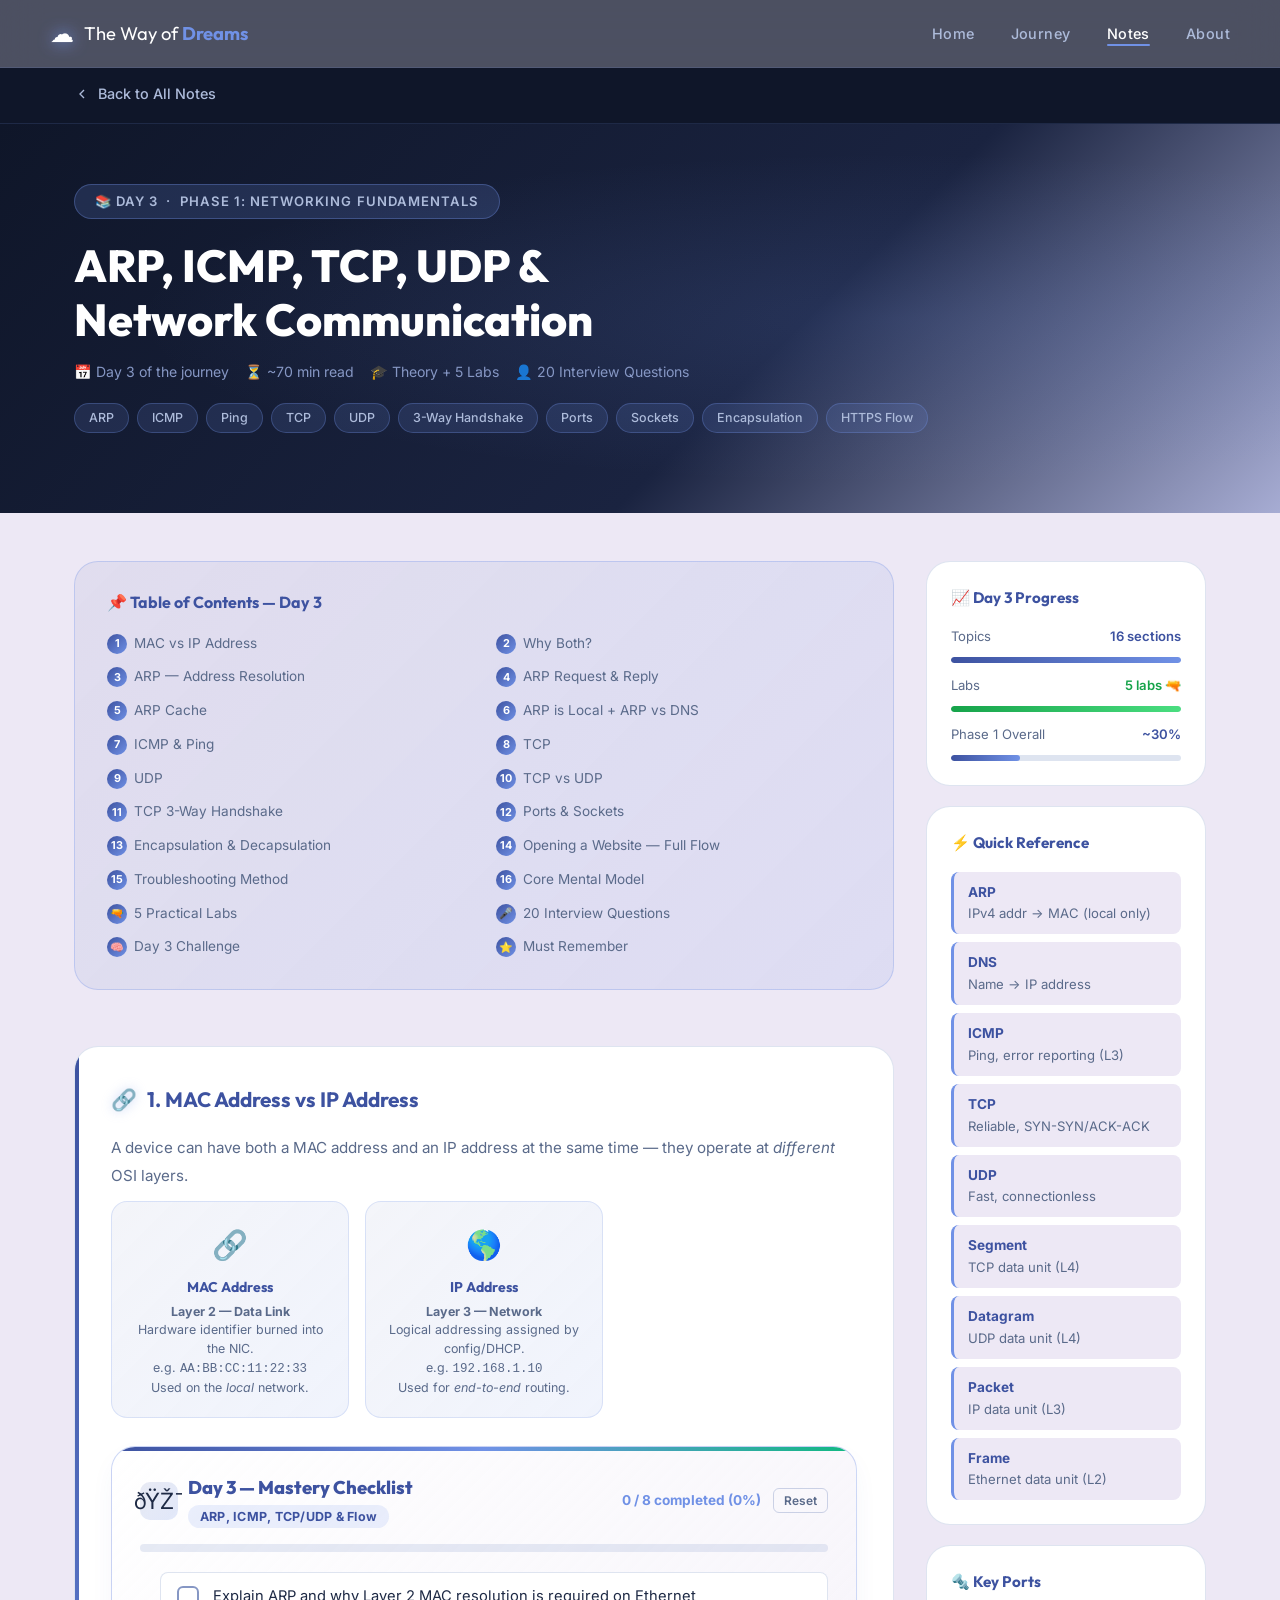
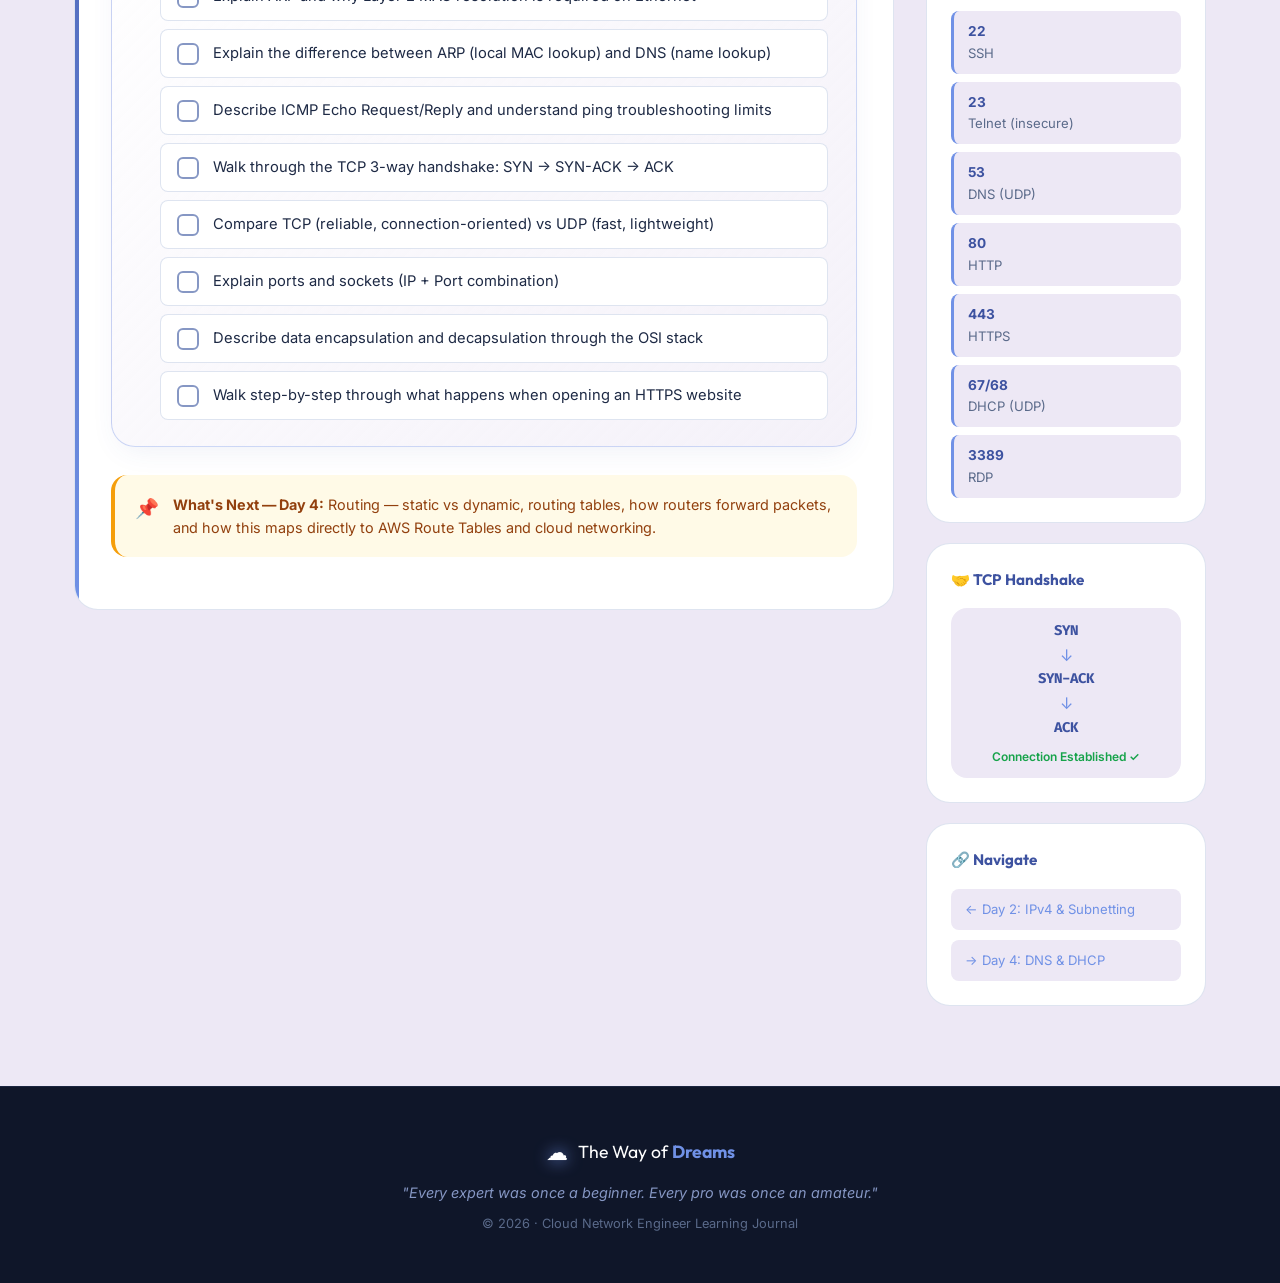
<file: day3.html>
﻿<!DOCTYPE html>
<html lang="en">
<head>
  <meta charset="UTF-8" />
  <meta name="viewport" content="width=device-width, initial-scale=1.0" />
  <title>Day 3 &ndash; ARP, ICMP, TCP, UDP & Network Communication | The Way of Dreams</title>
  <meta name="description" content="Day 3 notes: ARP, ICMP, ping, TCP 3-way handshake, UDP, ports, sockets, encapsulation, and what happens when you open a website." />
  <link rel="preconnect" href="https://fonts.googleapis.com" />
  <link rel="preconnect" href="https://fonts.gstatic.com" crossorigin />
  <link href="https://fonts.googleapis.com/css2?family=Outfit:wght@300;400;500;600;700;800;900&family=Inter:wght@300;400;500;600&family=Fira+Code:wght@400;500&display=swap" rel="stylesheet" />
  <link rel="stylesheet" href="style.css" />
  <style>
    /* ── DAY 3 EXTRAS ── */
    .net-diagram { background:var(--dark); border-radius:var(--radius-md); padding:22px 24px; margin:14px 0; font-family:'Fira Code','Courier New',monospace; font-size:0.83rem; color:var(--soft); line-height:1.9; border:1px solid rgba(112,145,230,0.2); overflow-x:auto; white-space:pre; }
    .toc-card { background:linear-gradient(135deg,rgba(61,82,160,0.07),rgba(112,145,230,0.12)); border:1.5px solid rgba(112,145,230,0.3); border-radius:var(--radius-lg); padding:28px 32px; margin-bottom:28px; }
    .toc-card h3 { font-family:'Outfit',sans-serif; font-size:1rem; font-weight:700; color:var(--primary); margin-bottom:14px; }
    .toc-list { list-style:none; display:grid; grid-template-columns:1fr 1fr; gap:6px 24px; }
    .toc-list li a { color:var(--text-muted); text-decoration:none; font-size:0.85rem; display:flex; align-items:center; gap:7px; transition:var(--transition); padding:3px 0; }
    .toc-list li a:hover { color:var(--primary); padding-left:4px; }
    .toc-list li a .toc-num { background:linear-gradient(135deg,var(--primary),var(--secondary)); color:white; font-size:0.68rem; font-weight:700; width:20px; height:20px; border-radius:50%; display:flex; align-items:center; justify-content:center; flex-shrink:0; }
    @media(max-width:600px){ .toc-list{grid-template-columns:1fr;} }
    .section-anchor { scroll-margin-top:90px; }

    /* ── TCP HANDSHAKE VISUAL ── */
    .handshake { display:grid; grid-template-columns:1fr 60px 1fr; gap:0; margin:20px 0; align-items:stretch; }
    .hs-side { display:flex; flex-direction:column; gap:0; }
    .hs-host { background:linear-gradient(135deg,var(--primary),var(--secondary)); color:white; font-family:'Outfit',sans-serif; font-weight:700; font-size:0.9rem; padding:14px 20px; border-radius:var(--radius-md) var(--radius-md) 0 0; text-align:center; }
    .hs-server-host { background:linear-gradient(135deg,#16a34a,#4ade80); }
    .hs-line { background:rgba(112,145,230,0.12); border-left:3px solid rgba(112,145,230,0.2); flex:1; min-height:180px; }
    .hs-server-line { border-left:none; border-right:3px solid rgba(74,222,128,0.3); background:rgba(74,222,128,0.06); }
    .hs-middle { display:flex; flex-direction:column; justify-content:center; gap:12px; padding:0; position:relative; }
    .hs-middle::before { content:''; position:absolute; top:0; bottom:0; left:50%; width:2px; background:linear-gradient(to bottom,rgba(112,145,230,0.3),rgba(74,222,128,0.3)); transform:translateX(-50%); }
    .hs-arrow { display:flex; flex-direction:column; align-items:center; gap:2px; position:relative; z-index:1; }
    .hs-arrow .arrow-label { font-family:'Outfit',sans-serif; font-weight:700; font-size:0.75rem; padding:4px 12px; border-radius:99px; white-space:nowrap; }
    .hs-arrow.right .arrow-label { background:linear-gradient(135deg,var(--primary),var(--secondary)); color:white; }
    .hs-arrow.left  .arrow-label { background:linear-gradient(135deg,#16a34a,#4ade80); color:white; }
    .hs-arrow .arrow-line { font-size:1.3rem; }
    .hs-arrow.right .arrow-line { color:var(--secondary); }
    .hs-arrow.left  .arrow-line { color:#4ade80; }
    .hs-established { background:rgba(74,222,128,0.1); border:1.5px solid rgba(74,222,128,0.3); border-radius:var(--radius-md); padding:12px 20px; text-align:center; font-family:'Outfit',sans-serif; font-weight:700; color:#16a34a; font-size:0.88rem; margin-top:10px; }

    /* ── ARP FLOW ── */
    .arp-flow { display:flex; flex-direction:column; align-items:center; gap:0; margin:16px 0; }
    .arp-device { background:linear-gradient(135deg,rgba(61,82,160,0.1),rgba(112,145,230,0.15)); border:1.5px solid rgba(112,145,230,0.3); border-radius:var(--radius-md); padding:14px 32px; font-family:'Outfit',sans-serif; font-weight:700; font-size:0.88rem; color:var(--primary); text-align:center; min-width:200px; }
    .arp-arrow-down { display:flex; flex-direction:column; align-items:center; gap:0; }
    .arp-arrow-label { font-size:0.78rem; color:var(--secondary); font-weight:600; background:rgba(112,145,230,0.1); padding:4px 14px; border-radius:99px; }
    .arp-arrow-icon { font-size:1.4rem; color:var(--secondary); line-height:1; margin:2px 0; }

    /* ── PROTOCOL COMPARE CARDS ── */
    .protocol-compare { display:grid; grid-template-columns:1fr 1fr; gap:20px; margin:16px 0; }
    .protocol-card { border-radius:var(--radius-lg); padding:24px; }
    .protocol-card.tcp-card { background:linear-gradient(135deg,rgba(61,82,160,0.08),rgba(112,145,230,0.14)); border:2px solid rgba(112,145,230,0.35); }
    .protocol-card.udp-card { background:linear-gradient(135deg,rgba(74,222,128,0.06),rgba(74,222,128,0.12)); border:2px solid rgba(74,222,128,0.3); }
    .protocol-card h3 { font-family:'Outfit',sans-serif; font-weight:800; font-size:1.1rem; margin-bottom:12px; }
    .protocol-card.tcp-card h3 { color:var(--primary); }
    .protocol-card.udp-card h3 { color:#16a34a; }
    .protocol-card ul { list-style:none; display:flex; flex-direction:column; gap:7px; }
    .protocol-card li { font-size:0.85rem; color:var(--text-muted); padding-left:18px; position:relative; }
    .protocol-card li::before { content:'&rsaquo;'; position:absolute; left:0; font-weight:700; }
    .protocol-card.tcp-card li::before { color:var(--secondary); }
    .protocol-card.udp-card li::before { color:#4ade80; }
    .protocol-card .examples { margin-top:14px; padding-top:12px; border-top:1px solid rgba(173,187,218,0.3); font-size:0.78rem; color:var(--text-muted); }
    .protocol-card .examples strong { display:block; margin-bottom:4px; }
    @media(max-width:600px){ .protocol-compare{grid-template-columns:1fr;} }

    /* ── ENCAPSULATION STACK ── */
    .encap-stack { display:flex; flex-direction:column; gap:0; margin:16px 0; }
    .encap-layer { display:flex; align-items:center; gap:0; border-radius:0; overflow:hidden; margin-bottom:3px; }
    .encap-layer:first-child { border-radius:var(--radius-md) var(--radius-md) 0 0; }
    .encap-layer:last-child  { border-radius:0 0 var(--radius-md) var(--radius-md); margin-bottom:0; }
    .encap-label { padding:10px 16px; font-family:'Outfit',sans-serif; font-weight:700; font-size:0.78rem; color:white; min-width:110px; text-align:center; }
    .encap-content { flex:1; padding:10px 16px; font-family:'Fira Code',monospace; font-size:0.8rem; border-left:2px solid rgba(255,255,255,0.15); }
    .encap-layer.l7  { background:rgba(61,82,160,0.15); } .encap-layer.l7 .encap-label  { background:#3D52A0; } .encap-layer.l7 .encap-content  { color:#3D52A0; }
    .encap-layer.l4  { background:rgba(61,82,160,0.22); } .encap-layer.l4 .encap-label  { background:#4a62b0; } .encap-layer.l4 .encap-content  { color:#4a62b0; }
    .encap-layer.l3  { background:rgba(112,145,230,0.18); } .encap-layer.l3 .encap-label { background:#7091E6; } .encap-layer.l3 .encap-content { color:#5070c0; }
    .encap-layer.l2  { background:rgba(134,151,196,0.2); } .encap-layer.l2 .encap-label  { background:#8697C4; } .encap-layer.l2 .encap-content  { color:#6070a0; }
    .encap-layer.l1  { background:rgba(173,187,218,0.25); } .encap-layer.l1 .encap-label { background:#ADBBDA; color:#333; } .encap-layer.l1 .encap-content { color:#555; }

    /* ── WEBSITE FLOW ── */
    .web-flow { display:flex; flex-direction:column; gap:0; margin:16px 0; }
    .wf-step { display:flex; align-items:flex-start; gap:16px; padding:14px 18px; background:white; border:1.5px solid rgba(173,187,218,0.35); border-radius:0; border-top:none; }
    .wf-step:first-child { border-top:1.5px solid rgba(173,187,218,0.35); border-radius:var(--radius-md) var(--radius-md) 0 0; }
    .wf-step:last-child  { border-radius:0 0 var(--radius-md) var(--radius-md); }
    .wf-step:hover { background:rgba(112,145,230,0.04); }
    .wf-num { width:30px; height:30px; min-width:30px; background:linear-gradient(135deg,var(--primary),var(--secondary)); color:white; border-radius:50%; font-family:'Outfit',sans-serif; font-weight:700; font-size:0.8rem; display:flex; align-items:center; justify-content:center; }
    .wf-body h4 { font-family:'Outfit',sans-serif; font-weight:700; color:var(--text-main); font-size:0.9rem; }
    .wf-body p { font-size:0.84rem; color:var(--text-muted); line-height:1.6; margin-top:3px; }

    /* ── SOCKET VISUAL ── */
    .socket-box { background:var(--dark); border-radius:var(--radius-lg); padding:24px 28px; margin:14px 0; font-family:'Fira Code',monospace; }
    .socket-row { display:flex; align-items:center; gap:0; margin:8px 0; }
    .socket-src { background:rgba(112,145,230,0.2); border:1px solid rgba(112,145,230,0.4); border-radius:var(--radius-md) 0 0 var(--radius-md); padding:10px 18px; color:var(--soft); font-size:0.85rem; flex:1; }
    .socket-arrow { background:rgba(255,255,255,0.05); padding:10px 14px; color:var(--secondary); font-size:1rem; }
    .socket-dst { background:rgba(74,222,128,0.12); border:1px solid rgba(74,222,128,0.3); border-radius:0 var(--radius-md) var(--radius-md) 0; padding:10px 18px; color:#4ade80; font-size:0.85rem; flex:1; }
    .socket-proto { text-align:center; margin-top:10px; color:var(--steel); font-size:0.8rem; }

    /* ── TROUBLESHOOT FLOW ── */
    .ts-flow { display:flex; flex-direction:column; align-items:flex-start; gap:0; margin:16px 0; }
    .ts-step { display:flex; align-items:center; gap:14px; padding:10px 18px; background:white; border:1.5px solid rgba(173,187,218,0.4); border-radius:var(--radius-md); font-size:0.88rem; color:var(--text-main); width:100%; }
    .ts-step .ts-icon { font-size:1.1rem; }
    .ts-step strong { color:var(--primary); }
    .ts-arrow { width:2px; height:14px; background:linear-gradient(to bottom,var(--secondary),var(--soft)); margin-left:32px; }

    /* ── LAB STEPS ── */
    .lab-block { background:white; border:1.5px solid rgba(173,187,218,0.4); border-radius:var(--radius-lg); padding:24px; margin-bottom:16px; }
    .lab-block-title { font-family:'Outfit',sans-serif; font-weight:700; font-size:0.95rem; color:var(--primary); margin-bottom:14px; display:flex; align-items:center; gap:8px; }

    /* ── IQ LIST ── */
    .iq-section h4 { font-family:'Outfit',sans-serif; font-weight:700; color:var(--primary); font-size:0.9rem; margin:18px 0 8px; }
    .iq-list { list-style:none; display:flex; flex-direction:column; gap:8px; counter-reset:iq-counter; }
    .iq-list li { counter-increment:iq-counter; background:var(--lightest); border-left:3px solid var(--secondary); border-radius:0 var(--radius-sm) var(--radius-sm) 0; padding:10px 16px; font-size:0.88rem; color:var(--text-muted); position:relative; padding-left:46px; }
    .iq-list li::before { content:"Q" counter(iq-counter); position:absolute; left:10px; font-family:'Outfit',sans-serif; font-weight:700; font-size:0.72rem; color:var(--secondary); top:50%; transform:translateY(-50%); }

    /* ── MENTAL MODEL ── */
    .mental-model { display:flex; flex-direction:column; align-items:center; gap:0; margin:16px 0; }
    .mm-item { padding:10px 36px; border-radius:var(--radius-md); font-family:'Outfit',sans-serif; font-weight:700; font-size:0.88rem; text-align:center; width:fit-content; min-width:240px; }
    .mm-arrow { font-size:1.3rem; color:var(--secondary); margin:2px 0; }
    .mm-split { display:flex; gap:20px; align-items:flex-start; margin:4px 0; }
    .mm-branch { display:flex; flex-direction:column; align-items:center; gap:0; }
    .mm-item.app   { background:linear-gradient(135deg,#3D52A0,#7091E6); color:white; }
    .mm-item.proto { background:rgba(112,145,230,0.15); border:1.5px solid rgba(112,145,230,0.35); color:var(--primary); }
    .mm-item.net   { background:rgba(134,151,196,0.2); border:1.5px solid rgba(134,151,196,0.4); color:#5a6a8a; }
    .mm-item.good  { background:linear-gradient(135deg,#16a34a,#4ade80); color:white; }
    .mm-item.warn  { background:rgba(250,204,21,0.15); border:1.5px solid rgba(250,204,21,0.4); color:#b45309; }

    /* ── CHALLENGE BOX ── */
    .challenge-box { background:linear-gradient(135deg,rgba(61,82,160,0.08),rgba(112,145,230,0.14)); border:2px solid rgba(112,145,230,0.35); border-radius:var(--radius-lg); padding:28px; }
    .challenge-list { list-style:none; display:flex; flex-direction:column; gap:10px; counter-reset:c-counter; margin-top:14px; }
    .challenge-list li { counter-increment:c-counter; padding:10px 14px 10px 44px; background:white; border-radius:var(--radius-sm); font-size:0.88rem; color:var(--text-muted); position:relative; border:1px solid rgba(173,187,218,0.4); }
    .challenge-list li::before { content:"Q" counter(c-counter); position:absolute; left:12px; font-family:'Outfit',sans-serif; font-weight:700; color:var(--primary); font-size:0.75rem; top:50%; transform:translateY(-50%); }
    .challenge-list li strong { color:var(--primary); display:block; font-size:0.82rem; margin-top:4px; }
  </style>
</head>
<body class="day-page-body">

  <!-- NAVBAR -->
  <nav class="navbar" id="navbar">
    <div class="nav-inner">
      <a href="index.html" class="nav-logo">
        <span class="logo-icon">&#9729;</span>
        <span class="logo-text">The Way of <strong>Dreams</strong></span>
      </a>
      <ul class="nav-links" id="navLinks">
        <li><a href="index.html">Home</a></li>
        <li><a href="index.html#journey">Journey</a></li>
        <li><a href="index.html#notes-grid" class="active">Notes</a></li>
        <li><a href="index.html#about">About</a></li>
      </ul>
      <button class="hamburger" id="hamburger" aria-label="Toggle menu">
        <span></span><span></span><span></span>
      </button>
    </div>
  </nav>

  <!-- BACK BAR -->
  <div class="back-bar">
    <div class="container">
      <a href="index.html#notes-grid" class="back-link">
        <svg width="16" height="16" viewBox="0 0 24 24" fill="none" stroke="currentColor" stroke-width="2"><polyline points="15 18 9 12 15 6"/></svg>
        Back to All Notes
      </a>
    </div>
  </div>

  <!-- DAY HERO -->
  <div class="day-hero">
    <div class="container day-hero-inner">
      <div class="day-number">&#128218; Day 3 &nbsp;&middot;&nbsp; Phase 1: Networking Fundamentals</div>
      <h1 class="day-title">ARP, ICMP, TCP, UDP &amp;<br/>Network Communication</h1>
      <div class="day-meta">
        <span>&#128197; Day 3 of the journey</span>
        <span>&#9203; ~70 min read</span>
        <span>&#127891; Theory + 5 Labs</span>
        <span>&#128100; 20 Interview Questions</span>
      </div>
      <div class="day-tags">
        <span class="day-tag">ARP</span>
        <span class="day-tag">ICMP</span>
        <span class="day-tag">Ping</span>
        <span class="day-tag">TCP</span>
        <span class="day-tag">UDP</span>
        <span class="day-tag">3-Way Handshake</span>
        <span class="day-tag">Ports</span>
        <span class="day-tag">Sockets</span>
        <span class="day-tag">Encapsulation</span>
        <span class="day-tag">HTTPS Flow</span>
      </div>
    </div>
  </div>

  <!-- NOTE LAYOUT -->
  <div class="container">
    <div class="note-layout">

      <!-- ── MAIN CONTENT ── -->
      <main class="note-main">

        <!-- TABLE OF CONTENTS -->
        <div class="toc-card">
          <h3>&#128204; Table of Contents &mdash; Day 3</h3>
          <ul class="toc-list">
            <li><a href="#s1"><span class="toc-num">1</span>MAC vs IP Address</a></li>
            <li><a href="#s2"><span class="toc-num">2</span>Why Both?</a></li>
            <li><a href="#s3"><span class="toc-num">3</span>ARP &mdash; Address Resolution</a></li>
            <li><a href="#s4"><span class="toc-num">4</span>ARP Request &amp; Reply</a></li>
            <li><a href="#s5"><span class="toc-num">5</span>ARP Cache</a></li>
            <li><a href="#s6"><span class="toc-num">6</span>ARP is Local + ARP vs DNS</a></li>
            <li><a href="#s7"><span class="toc-num">7</span>ICMP &amp; Ping</a></li>
            <li><a href="#s8"><span class="toc-num">8</span>TCP</a></li>
            <li><a href="#s9"><span class="toc-num">9</span>UDP</a></li>
            <li><a href="#s10"><span class="toc-num">10</span>TCP vs UDP</a></li>
            <li><a href="#s11"><span class="toc-num">11</span>TCP 3-Way Handshake</a></li>
            <li><a href="#s12"><span class="toc-num">12</span>Ports &amp; Sockets</a></li>
            <li><a href="#s13"><span class="toc-num">13</span>Encapsulation &amp; Decapsulation</a></li>
            <li><a href="#s14"><span class="toc-num">14</span>Opening a Website &mdash; Full Flow</a></li>
            <li><a href="#s15"><span class="toc-num">15</span>Troubleshooting Method</a></li>
            <li><a href="#s16"><span class="toc-num">16</span>Core Mental Model</a></li>
            <li><a href="#labs"><span class="toc-num">&#128299;</span>5 Practical Labs</a></li>
            <li><a href="#iq"><span class="toc-num">&#127908;</span>20 Interview Questions</a></li>
            <li><a href="#challenge"><span class="toc-num">&#129504;</span>Day 3 Challenge</a></li>
            <li><a href="#summary"><span class="toc-num">&#11088;</span>Must Remember</a></li>
          </ul>
        </div>

        <!-- ── S1: MAC vs IP ── -->
        <div class="note-block section-anchor" id="s1">
          <h2 class="block-title"><span class="block-icon">&#128279;</span>1. MAC Address vs IP Address</h2>
          <p>A device can have both a MAC address and an IP address at the same time &mdash; they operate at <em>different</em> OSI layers.</p>
          <div class="concept-grid">
            <div class="concept-card">
              <div class="cc-icon">&#128279;</div>
              <div class="cc-title">MAC Address</div>
              <div class="cc-desc"><strong>Layer 2 &mdash; Data Link</strong><br/>Hardware identifier burned into the NIC.<br/>e.g. <code>AA:BB:CC:11:22:33</code><br/>Used on the <em>local</em> network.</div>
            </div>
            <div class="concept-card">
              <div class="cc-icon">&#127758;</div>
              <div class="cc-title">IP Address</div>
              <div class="cc-desc"><strong>Layer 3 &mdash; Network</strong><br/>Logical addressing assigned by config/DHCP.<br/>e.g. <code>192.168.1.10</code><br/>Used for <em>end-to-end</em> routing.</div>
            </div>
          </div>
                  <!-- INTERACTIVE COMPLETION CHECKLIST -->
        <div class="checklist-card section-anchor" id="checklist" data-checklist-id="day3">
          <div class="checklist-header">
            <div class="checklist-title-group">
              <div class="checklist-icon">ðŸŽ¯</div>
              <div>
                <h3 class="checklist-title">Day 3 &mdash; Mastery Checklist</h3>
                <span class="checklist-badge">ARP, ICMP, TCP/UDP & Flow</span>
              </div>
            </div>
            <div class="checklist-meta">
              <span class="checklist-progress-text">0 / 8 completed (0%)</span>
              <button class="checklist-reset-btn" title="Reset this checklist">Reset</button>
            </div>
          </div>
          <div class="checklist-progress-bar">
            <div class="checklist-progress-fill"></div>
          </div>
          <ul class="checklist-items">
          <li class="checklist-item">
            <div class="chk-box">
              <svg class="chk-svg" viewBox="0 0 24 24"><polyline points="20 6 9 17 4 12"></polyline></svg>
            </div>
            <span class="chk-label">Explain ARP and why Layer 2 MAC resolution is required on Ethernet</span>
          </li>
          <li class="checklist-item">
            <div class="chk-box">
              <svg class="chk-svg" viewBox="0 0 24 24"><polyline points="20 6 9 17 4 12"></polyline></svg>
            </div>
            <span class="chk-label">Explain the difference between ARP (local MAC lookup) and DNS (name lookup)</span>
          </li>
          <li class="checklist-item">
            <div class="chk-box">
              <svg class="chk-svg" viewBox="0 0 24 24"><polyline points="20 6 9 17 4 12"></polyline></svg>
            </div>
            <span class="chk-label">Describe ICMP Echo Request/Reply and understand ping troubleshooting limits</span>
          </li>
          <li class="checklist-item">
            <div class="chk-box">
              <svg class="chk-svg" viewBox="0 0 24 24"><polyline points="20 6 9 17 4 12"></polyline></svg>
            </div>
            <span class="chk-label">Walk through the TCP 3-way handshake: SYN &rarr; SYN-ACK &rarr; ACK</span>
          </li>
          <li class="checklist-item">
            <div class="chk-box">
              <svg class="chk-svg" viewBox="0 0 24 24"><polyline points="20 6 9 17 4 12"></polyline></svg>
            </div>
            <span class="chk-label">Compare TCP (reliable, connection-oriented) vs UDP (fast, lightweight)</span>
          </li>
          <li class="checklist-item">
            <div class="chk-box">
              <svg class="chk-svg" viewBox="0 0 24 24"><polyline points="20 6 9 17 4 12"></polyline></svg>
            </div>
            <span class="chk-label">Explain ports and sockets (IP + Port combination)</span>
          </li>
          <li class="checklist-item">
            <div class="chk-box">
              <svg class="chk-svg" viewBox="0 0 24 24"><polyline points="20 6 9 17 4 12"></polyline></svg>
            </div>
            <span class="chk-label">Describe data encapsulation and decapsulation through the OSI stack</span>
          </li>
          <li class="checklist-item">
            <div class="chk-box">
              <svg class="chk-svg" viewBox="0 0 24 24"><polyline points="20 6 9 17 4 12"></polyline></svg>
            </div>
            <span class="chk-label">Walk step-by-step through what happens when opening an HTTPS website</span>
          </li>
          </ul>
          <div class="checklist-complete-banner">
            <h4>ðŸŽ‰ Day 3 Completed! Outstanding Work!</h4>
            <p>You have mastered all core competencies for today. Keep up this consistency on your cloud network journey!</p>
          </div>
        </div>

          <div class="callout callout-note" style="margin-top:12px;">
            <span class="callout-icon">&#128204;</span>
            <div><strong>What's Next &mdash; Day 4:</strong> Routing &mdash; static vs dynamic, routing tables, how routers forward packets, and how this maps directly to AWS Route Tables and cloud networking.</div>
          </div>
        </div>

      </main>

      <!-- ── SIDEBAR ── -->
      <aside class="note-sidebar">

        <!-- Progress -->
        <div class="sidebar-card">
          <div class="sidebar-title">&#128200; Day 3 Progress</div>
          <div>
            <div class="progress-item"><span>Topics</span><span style="color:var(--primary);font-weight:600;">16 sections</span></div>
            <div class="progress-bar"><div class="progress-fill" data-width="100" style="width:0%"></div></div>
          </div>
          <div style="margin-top:12px;">
            <div class="progress-item"><span>Labs</span><span style="color:#16a34a;font-weight:600;">5 labs &#128299;</span></div>
            <div class="progress-bar"><div class="progress-fill" data-width="100" style="width:0%;background:linear-gradient(90deg,#16a34a,#4ade80)"></div></div>
          </div>
          <div style="margin-top:12px;">
            <div class="progress-item"><span>Phase 1 Overall</span><span style="color:var(--primary);font-weight:600;">~30%</span></div>
            <div class="progress-bar"><div class="progress-fill" data-width="30" style="width:0%"></div></div>
          </div>
        </div>

        <!-- Quick Ref -->
        <div class="sidebar-card">
          <div class="sidebar-title">&#9889; Quick Reference</div>
          <ul class="key-terms-list">
            <li><strong>ARP</strong> IPv4 addr &rarr; MAC (local only)</li>
            <li><strong>DNS</strong> Name &rarr; IP address</li>
            <li><strong>ICMP</strong> Ping, error reporting (L3)</li>
            <li><strong>TCP</strong> Reliable, SYN-SYN/ACK-ACK</li>
            <li><strong>UDP</strong> Fast, connectionless</li>
            <li><strong>Segment</strong> TCP data unit (L4)</li>
            <li><strong>Datagram</strong> UDP data unit (L4)</li>
            <li><strong>Packet</strong> IP data unit (L3)</li>
            <li><strong>Frame</strong> Ethernet data unit (L2)</li>
          </ul>
        </div>

        <!-- Key Ports -->
        <div class="sidebar-card">
          <div class="sidebar-title">&#128297; Key Ports</div>
          <ul class="key-terms-list">
            <li><strong>22</strong> SSH</li>
            <li><strong>23</strong> Telnet (insecure)</li>
            <li><strong>53</strong> DNS (UDP)</li>
            <li><strong>80</strong> HTTP</li>
            <li><strong>443</strong> HTTPS</li>
            <li><strong>67/68</strong> DHCP (UDP)</li>
            <li><strong>3389</strong> RDP</li>
          </ul>
        </div>

        <!-- TCP Handshake -->
        <div class="sidebar-card">
          <div class="sidebar-title">&#129309; TCP Handshake</div>
          <div style="text-align:center;padding:12px;background:var(--lightest);border-radius:var(--radius-md);">
            <div style="font-family:'Fira Code',monospace;font-size:0.88rem;color:var(--primary);font-weight:700;">SYN</div>
            <div style="color:var(--secondary);font-size:1rem;">&#8595;</div>
            <div style="font-family:'Fira Code',monospace;font-size:0.88rem;color:var(--primary);font-weight:700;">SYN-ACK</div>
            <div style="color:var(--secondary);font-size:1rem;">&#8595;</div>
            <div style="font-family:'Fira Code',monospace;font-size:0.88rem;color:var(--primary);font-weight:700;">ACK</div>
            <div style="color:#16a34a;font-size:0.75rem;margin-top:8px;font-weight:600;">Connection Established &#10003;</div>
          </div>
        </div>

        <!-- Navigate -->
        <div class="sidebar-card">
          <div class="sidebar-title">&#128279; Navigate</div>
          <div style="display:flex;flex-direction:column;gap:10px;">
            <a href="day2.html" style="color:var(--secondary);font-size:0.82rem;padding:10px 14px;background:var(--lightest);border-radius:var(--radius-sm);text-decoration:none;display:flex;align-items:center;gap:6px;">
              &#8592; Day 2: IPv4 &amp; Subnetting
            </a>
            <a href="day4.html" style="color:var(--secondary);font-size:0.82rem;padding:10px 14px;background:var(--lightest);border-radius:var(--radius-sm);text-decoration:none;display:flex;align-items:center;gap:6px;">
              &#8594; Day 4: DNS &amp; DHCP
            </a>
          </div>
        </div>

      </aside>
    </div>
  </div>

  <!-- FOOTER -->
  <footer class="footer">
    <div class="container">
      <div class="footer-inner">
        <div class="footer-brand">
          <span class="logo-icon">&#9729;</span>
          <span>The Way of <strong>Dreams</strong></span>
        </div>
        <p class="footer-quote">"Every expert was once a beginner. Every pro was once an amateur."</p>
        <p class="footer-copy">&#169; 2026 &middot; Cloud Network Engineer Learning Journal</p>
      </div>
    </div>
  </footer>

  <script src="script.js"></script>
</body>
</html>
</file>
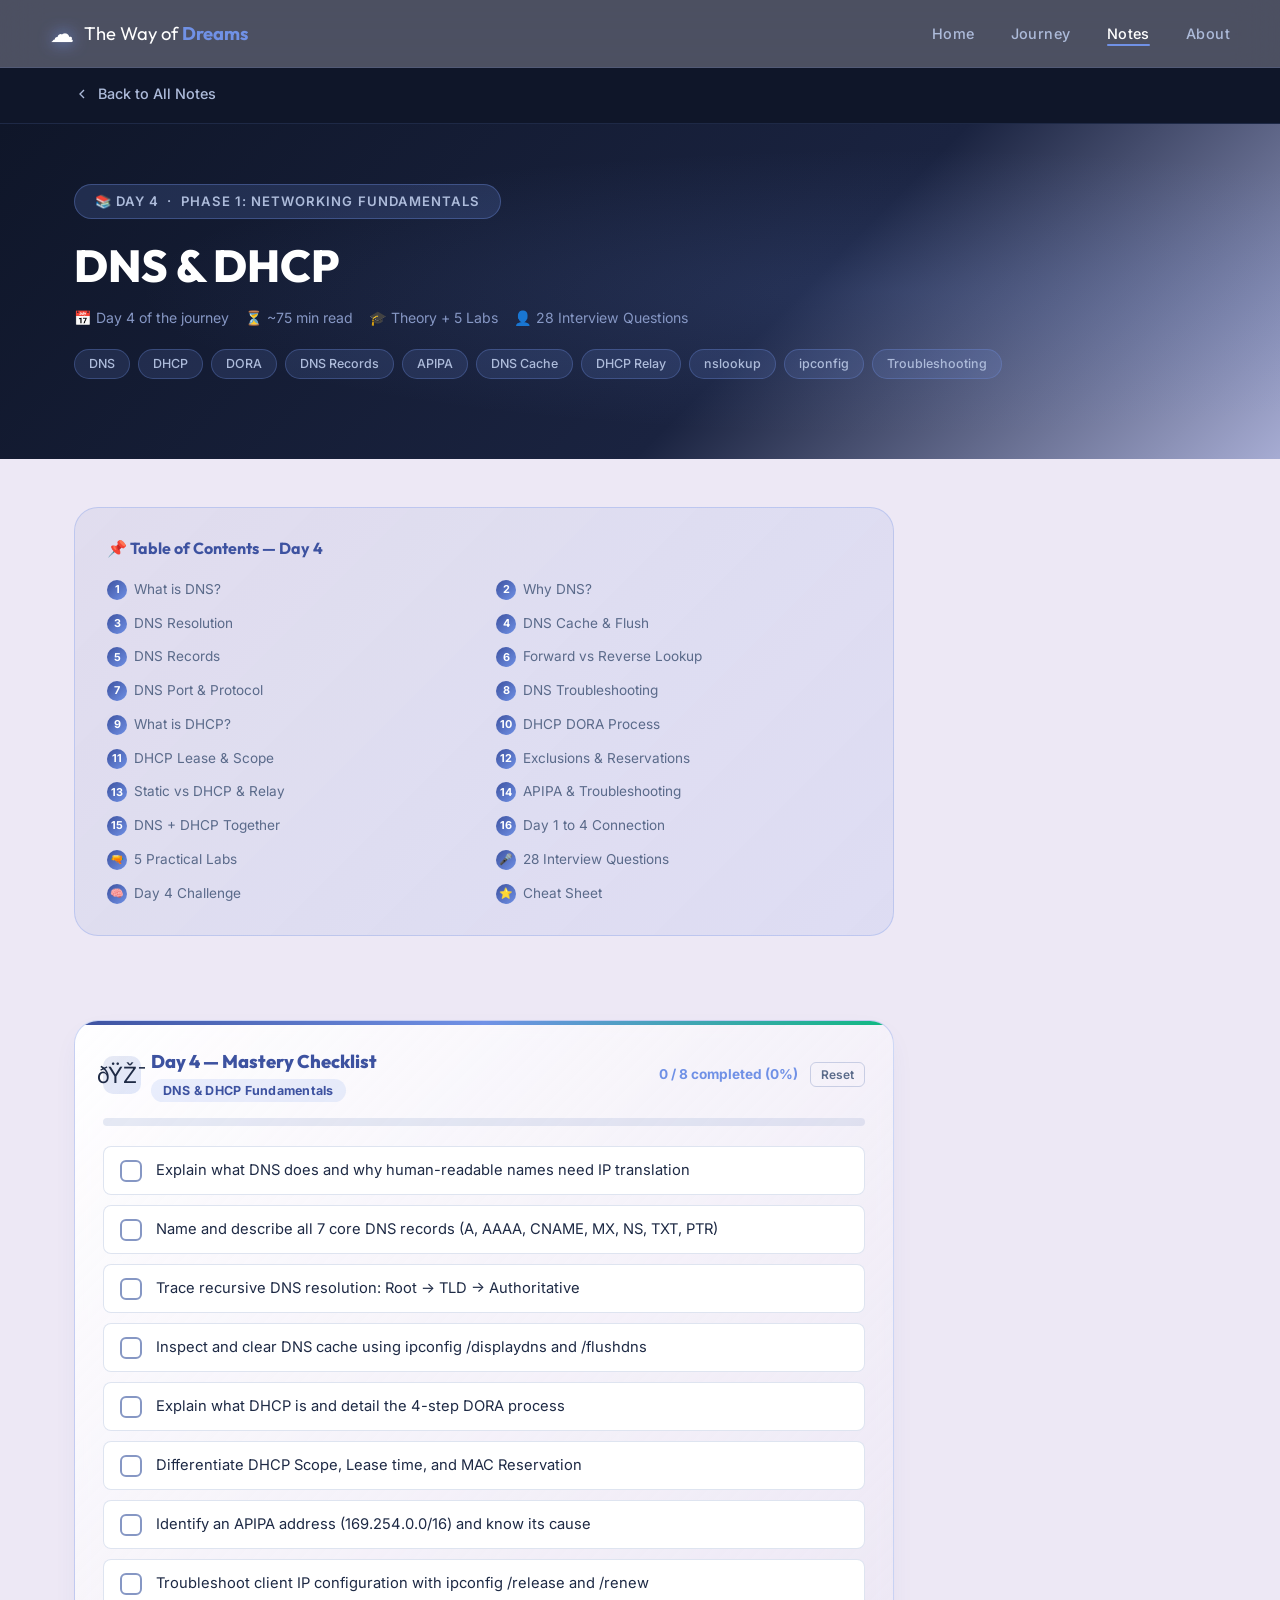
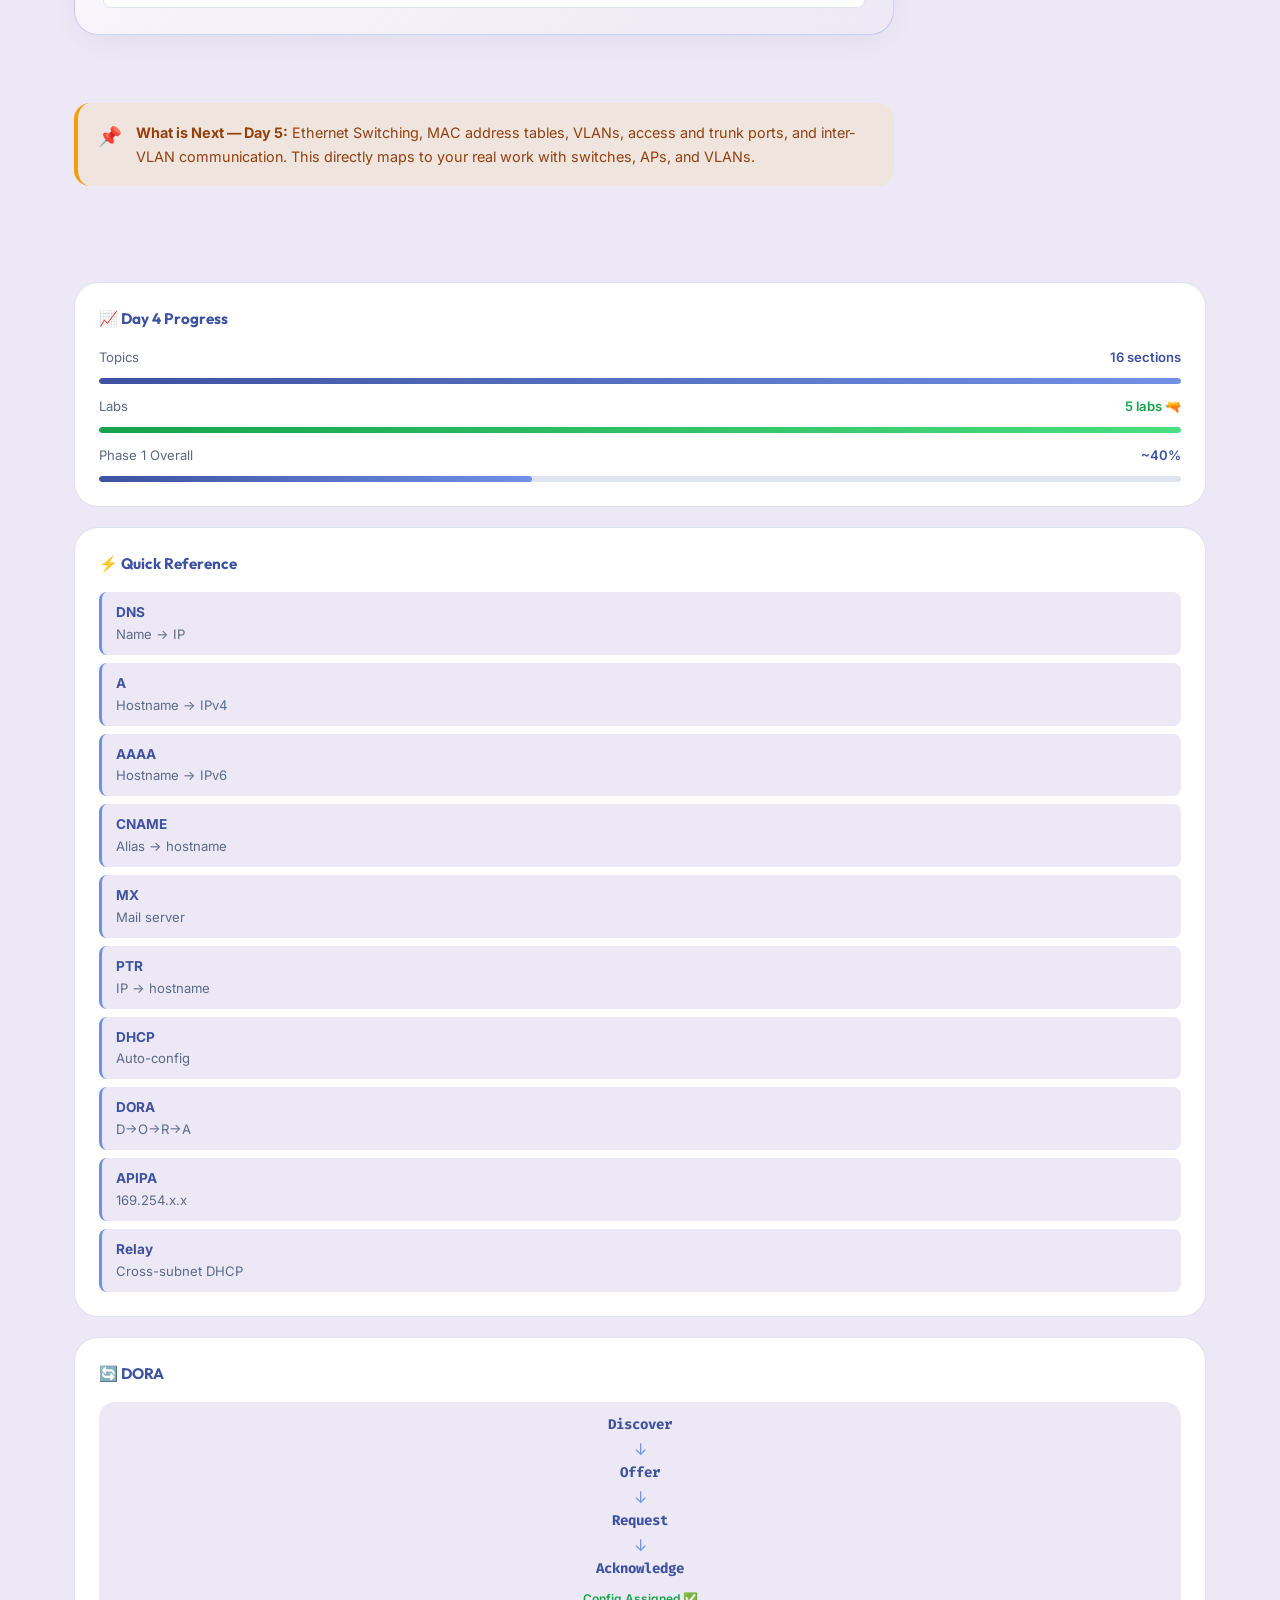
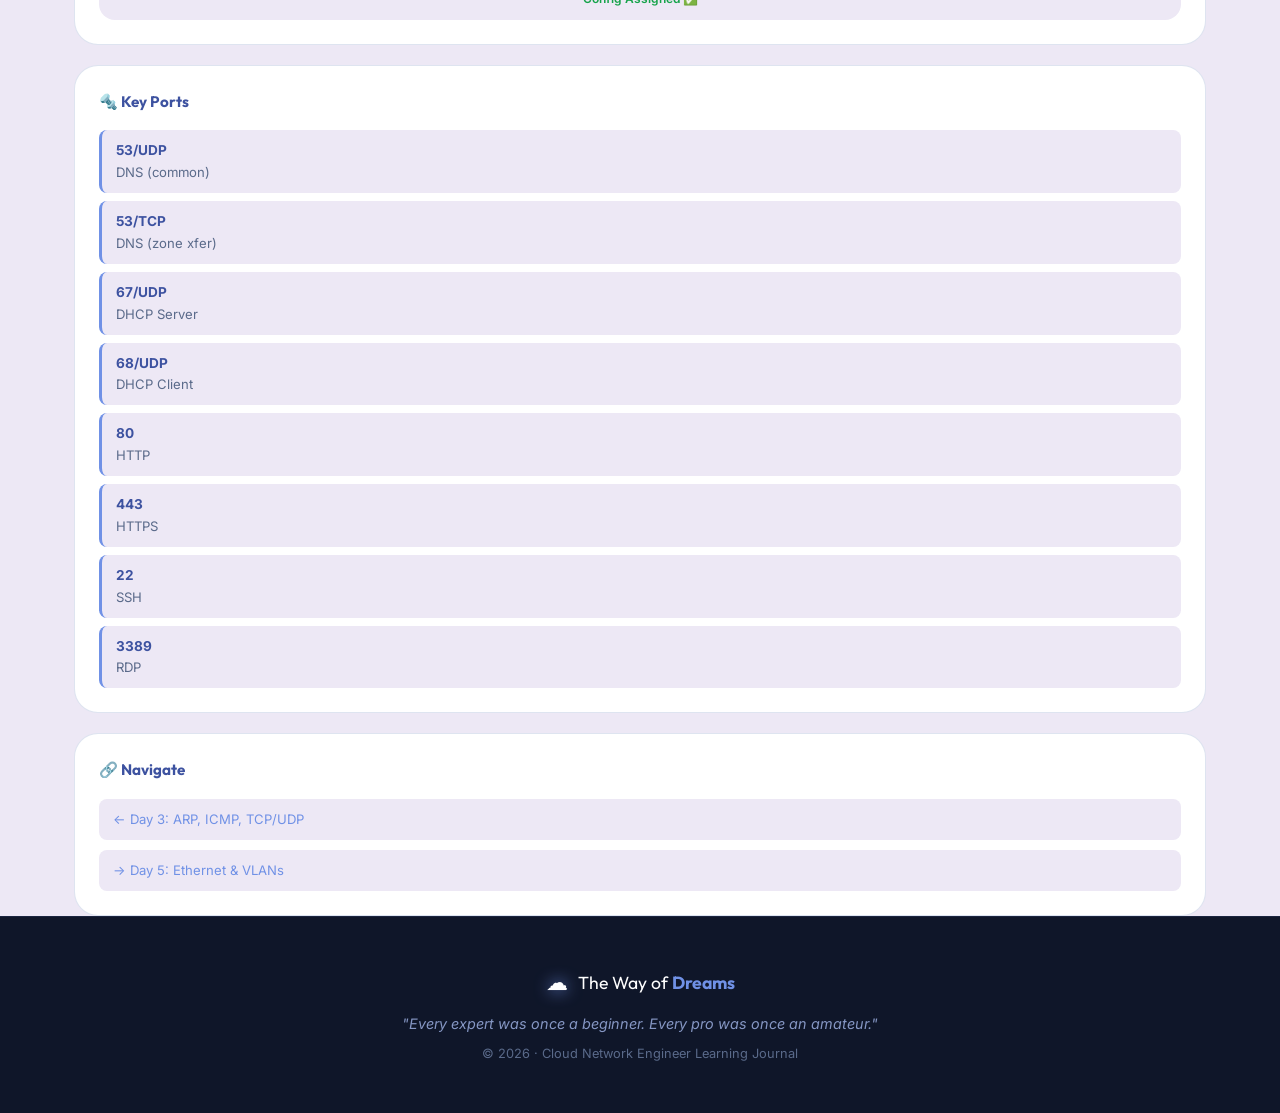
<file: day4.html>
﻿<!DOCTYPE html>
<html lang="en">
<head>
  <meta charset="UTF-8" />
  <meta name="viewport" content="width=device-width, initial-scale=1.0" />
  <title>Day 4 - DNS &amp; DHCP | The Way of Dreams</title>
  <meta name="description" content="Day 4 notes: DNS resolution, DNS records, DHCP DORA process, DHCP scopes, reservations, relay, APIPA, and practical Windows troubleshooting commands." />
  <link rel="preconnect" href="https://fonts.googleapis.com" />
  <link rel="preconnect" href="https://fonts.gstatic.com" crossorigin />
  <link href="https://fonts.googleapis.com/css2?family=Outfit:wght@300;400;500;600;700;800;900&family=Inter:wght@300;400;500;600&family=Fira+Code:wght@400;500&display=swap" rel="stylesheet" />
  <link rel="stylesheet" href="style.css" />
  <style>
    .net-diagram { background:var(--dark); border-radius:var(--radius-md); padding:22px 24px; margin:14px 0; font-family:'Fira Code','Courier New',monospace; font-size:0.83rem; color:var(--soft); line-height:1.9; border:1px solid rgba(112,145,230,0.2); overflow-x:auto; white-space:pre; }
    .toc-card { background:linear-gradient(135deg,rgba(61,82,160,0.07),rgba(112,145,230,0.12)); border:1.5px solid rgba(112,145,230,0.3); border-radius:var(--radius-lg); padding:28px 32px; margin-bottom:28px; }
    .toc-card h3 { font-family:'Outfit',sans-serif; font-size:1rem; font-weight:700; color:var(--primary); margin-bottom:14px; }
    .toc-list { list-style:none; display:grid; grid-template-columns:1fr 1fr; gap:6px 24px; }
    .toc-list li a { color:var(--text-muted); text-decoration:none; font-size:0.85rem; display:flex; align-items:center; gap:7px; transition:var(--transition); padding:3px 0; }
    .toc-list li a:hover { color:var(--primary); padding-left:4px; }
    .toc-list li a .toc-num { background:linear-gradient(135deg,var(--primary),var(--secondary)); color:white; font-size:0.68rem; font-weight:700; width:20px; height:20px; border-radius:50%; display:flex; align-items:center; justify-content:center; flex-shrink:0; }
    @media(max-width:600px){ .toc-list{grid-template-columns:1fr;} }
    .section-anchor { scroll-margin-top:90px; }
    .dns-flow { display:flex; flex-direction:column; align-items:center; gap:0; margin:16px 0; }
    .dns-node { background:linear-gradient(135deg,rgba(61,82,160,0.1),rgba(112,145,230,0.18)); border:1.5px solid rgba(112,145,230,0.35); border-radius:var(--radius-md); padding:13px 36px; font-family:'Outfit',sans-serif; font-weight:700; font-size:0.88rem; color:var(--primary); text-align:center; min-width:220px; }
    .dns-node.green { background:linear-gradient(135deg,rgba(22,163,74,0.08),rgba(74,222,128,0.14)); border-color:rgba(74,222,128,0.35); color:#16a34a; }
    .dns-arrow { font-size:1.3rem; color:var(--secondary); margin:3px 0; line-height:1; }
    .dns-arrow-label { font-size:0.76rem; color:var(--secondary); background:rgba(112,145,230,0.1); padding:3px 13px; border-radius:99px; margin:1px 0; font-weight:600; }
    .dora-steps { display:flex; flex-direction:column; gap:12px; margin:16px 0; }
    .dora-step { display:flex; align-items:flex-start; gap:16px; padding:16px 20px; background:white; border-radius:var(--radius-md); border:1.5px solid rgba(173,187,218,0.35); transition:border-color 0.2s; }
    .dora-step:hover { border-color:var(--secondary); }
    .dora-letter { width:42px; height:42px; min-width:42px; background:linear-gradient(135deg,var(--primary),var(--secondary)); color:white; border-radius:var(--radius-md); font-family:'Outfit',sans-serif; font-weight:900; font-size:1.3rem; display:flex; align-items:center; justify-content:center; }
    .dora-step-body h4 { font-family:'Outfit',sans-serif; font-weight:700; color:var(--text-main); font-size:0.9rem; margin:0 0 4px; }
    .dora-step-body p { font-size:0.84rem; color:var(--text-muted); margin:0; line-height:1.6; }
    .dora-wrap { display:grid; grid-template-columns:1fr 1fr; gap:0; margin:20px 0; border-radius:var(--radius-lg); overflow:hidden; border:1.5px solid rgba(112,145,230,0.3); }
    .dora-col-header { padding:14px 20px; font-family:'Outfit',sans-serif; font-weight:800; font-size:0.9rem; text-align:center; }
    .dora-col-header.client { background:linear-gradient(135deg,var(--primary),var(--secondary)); color:white; }
    .dora-col-header.server { background:linear-gradient(135deg,#16a34a,#4ade80); color:white; }
    .dora-grid-body { display:contents; }
    .dora-msg-row { display:contents; }
    .dora-msg-cell { padding:12px 16px; background:var(--lightest); font-size:0.84rem; color:var(--text-muted); border-bottom:1px solid rgba(173,187,218,0.2); }
    .dora-msg-cell.highlight { color:var(--primary); font-weight:600; font-family:'Outfit',sans-serif; }
    .dora-msg-cell.highlight.green { color:#16a34a; }
    .dora-footer { grid-column:1/-1; background:rgba(74,222,128,0.07); padding:12px 20px; border-top:1.5px solid rgba(74,222,128,0.2); font-family:'Outfit',sans-serif; font-weight:700; color:#16a34a; font-size:0.88rem; }
    .dns-records-table { width:100%; border-collapse:collapse; margin:14px 0; font-size:0.86rem; border-radius:var(--radius-md); overflow:hidden; }
    .dns-records-table thead tr { background:linear-gradient(135deg,var(--primary),var(--secondary)); }
    .dns-records-table thead th { padding:12px 16px; color:white; font-family:'Outfit',sans-serif; font-weight:700; text-align:left; }
    .dns-records-table tbody tr { border-bottom:1px solid rgba(173,187,218,0.3); transition:background 0.18s; }
    .dns-records-table tbody tr:hover { background:rgba(112,145,230,0.05); }
    .dns-records-table tbody td { padding:11px 16px; color:var(--text-muted); }
    .dns-records-table tbody td:first-child { font-family:'Fira Code',monospace; font-weight:700; color:var(--primary); }
    .chain { display:flex; flex-direction:column; align-items:center; gap:0; margin:16px 0; }
    .chain-item { padding:11px 32px; border-radius:var(--radius-md); font-family:'Outfit',sans-serif; font-weight:700; font-size:0.85rem; text-align:center; min-width:220px; background:linear-gradient(135deg,rgba(61,82,160,0.08),rgba(112,145,230,0.15)); border:1.5px solid rgba(112,145,230,0.3); color:var(--primary); }
    .chain-item.green { background:linear-gradient(135deg,rgba(22,163,74,0.08),rgba(74,222,128,0.14)); border-color:rgba(74,222,128,0.35); color:#16a34a; }
    .chain-arrow { font-size:1.2rem; color:var(--secondary); line-height:1; margin:2px 0; }
    .chain-label { font-size:0.72rem; color:var(--steel); font-weight:600; margin-bottom:2px; font-family:'Outfit',sans-serif; }
    .cmd-group { display:flex; flex-direction:column; gap:10px; margin:14px 0; }
    .cmd-item { background:var(--dark); border-radius:var(--radius-md); padding:14px 20px; border:1px solid rgba(112,145,230,0.2); }
    .cmd-label { font-size:0.74rem; color:var(--steel); font-weight:600; margin-bottom:6px; font-family:'Outfit',sans-serif; text-transform:uppercase; letter-spacing:0.05em; }
    .cmd-code { font-family:'Fira Code',monospace; font-size:0.88rem; color:#4ade80; }
    .iq-section h4 { font-family:'Outfit',sans-serif; font-weight:700; color:var(--primary); font-size:0.9rem; margin:18px 0 8px; }
    .iq-list { list-style:none; display:flex; flex-direction:column; gap:8px; counter-reset:iq-counter; padding:0; }
    .iq-list li { counter-increment:iq-counter; background:var(--lightest); border-left:3px solid var(--secondary); border-radius:0 var(--radius-sm) var(--radius-sm) 0; padding:10px 16px 10px 46px; font-size:0.88rem; color:var(--text-muted); position:relative; }
    .iq-list li::before { content:"Q" counter(iq-counter); position:absolute; left:10px; font-family:'Outfit',sans-serif; font-weight:700; font-size:0.72rem; color:var(--secondary); top:50%; transform:translateY(-50%); }
    .lab-block { background:white; border:1.5px solid rgba(173,187,218,0.4); border-radius:var(--radius-lg); padding:24px; margin-bottom:16px; }
    .lab-block-title { font-family:'Outfit',sans-serif; font-weight:700; font-size:0.95rem; color:var(--primary); margin-bottom:14px; display:flex; align-items:center; gap:8px; }
    .cheat-grid { display:grid; grid-template-columns:1fr 1fr; gap:20px; margin:14px 0; }
    .cheat-col { background:var(--dark); border-radius:var(--radius-lg); padding:22px 24px; border:1px solid rgba(112,145,230,0.2); }
    .cheat-col h4 { font-family:'Outfit',sans-serif; font-weight:800; color:var(--secondary); font-size:0.95rem; margin-bottom:14px; }
    .cheat-col ul { list-style:none; display:flex; flex-direction:column; gap:7px; padding:0; }
    .cheat-col li { font-family:'Fira Code',monospace; font-size:0.82rem; color:var(--soft); padding-left:16px; position:relative; }
    .cheat-col li::before { content:'&rsaquo;'; position:absolute; left:0; color:var(--secondary); font-weight:700; }
    .scenario-list { display:flex; flex-direction:column; gap:14px; margin:14px 0; }
    .scenario-card { background:white; border-radius:var(--radius-lg); border:1.5px solid rgba(173,187,218,0.4); padding:20px 24px; }
    .scenario-card .sc-num { font-family:'Outfit',sans-serif; font-weight:800; font-size:0.78rem; color:var(--secondary); text-transform:uppercase; letter-spacing:0.06em; margin-bottom:6px; }
    .scenario-card .sc-q { font-family:'Outfit',sans-serif; font-weight:700; color:var(--text-main); font-size:0.92rem; margin-bottom:8px; }
    .scenario-card .sc-hint { font-size:0.84rem; color:var(--text-muted); background:rgba(112,145,230,0.07); border-radius:var(--radius-sm); padding:8px 14px; border-left:3px solid var(--secondary); }
    .proto-grid { display:grid; grid-template-columns:1fr 1fr; gap:20px; margin:16px 0; }
    .proto-card { border-radius:var(--radius-lg); padding:24px; }
    .proto-card.blue { background:linear-gradient(135deg,rgba(61,82,160,0.08),rgba(112,145,230,0.14)); border:2px solid rgba(112,145,230,0.35); }
    .proto-card.green-c { background:linear-gradient(135deg,rgba(22,163,74,0.06),rgba(74,222,128,0.12)); border:2px solid rgba(74,222,128,0.3); }
    .proto-card h3 { font-family:'Outfit',sans-serif; font-weight:800; font-size:1rem; margin-bottom:12px; }
    .proto-card.blue h3 { color:var(--primary); }
    .proto-card.green-c h3 { color:#16a34a; }
    .proto-card p { font-size:0.84rem; color:var(--text-muted); line-height:1.6; }
    @media(max-width:640px){ .cheat-grid{grid-template-columns:1fr;} .proto-grid{grid-template-columns:1fr;} .dora-wrap{grid-template-columns:1fr;} }
  </style>
</head>
<body class="day-page-body">

  <!-- NAVBAR -->
  <nav class="navbar" id="navbar">
    <div class="nav-inner">
      <a href="index.html" class="nav-logo">
        <span class="logo-icon">&#9729;</span>
        <span class="logo-text">The Way of <strong>Dreams</strong></span>
      </a>
      <ul class="nav-links" id="navLinks">
        <li><a href="index.html">Home</a></li>
        <li><a href="index.html#journey">Journey</a></li>
        <li><a href="index.html#notes-grid" class="active">Notes</a></li>
        <li><a href="index.html#about">About</a></li>
      </ul>
      <button class="hamburger" id="hamburger" aria-label="Toggle menu">
        <span></span><span></span><span></span>
      </button>
    </div>
  </nav>

  <!-- BACK BAR -->
  <div class="back-bar">
    <div class="container">
      <a href="index.html#notes-grid" class="back-link">
        <svg width="16" height="16" viewBox="0 0 24 24" fill="none" stroke="currentColor" stroke-width="2"><polyline points="15 18 9 12 15 6"/></svg>
        Back to All Notes
      </a>
    </div>
  </div>

  <!-- DAY HERO -->
  <div class="day-hero">
    <div class="container day-hero-inner">
      <div class="day-number">&#128218; Day 4 &nbsp;&middot;&nbsp; Phase 1: Networking Fundamentals</div>
      <h1 class="day-title">DNS &amp; DHCP</h1>
      <div class="day-meta">
        <span>&#128197; Day 4 of the journey</span>
        <span>&#9203; ~75 min read</span>
        <span>&#127891; Theory + 5 Labs</span>
        <span>&#128100; 28 Interview Questions</span>
      </div>
      <div class="day-tags">
        <span class="day-tag">DNS</span>
        <span class="day-tag">DHCP</span>
        <span class="day-tag">DORA</span>
        <span class="day-tag">DNS Records</span>
        <span class="day-tag">APIPA</span>
        <span class="day-tag">DNS Cache</span>
        <span class="day-tag">DHCP Relay</span>
        <span class="day-tag">nslookup</span>
        <span class="day-tag">ipconfig</span>
        <span class="day-tag">Troubleshooting</span>
      </div>
    </div>
  </div>

  <!-- NOTE LAYOUT -->
  <div class="container">
    <div class="note-layout">

      <main class="note-main">

        <!-- TABLE OF CONTENTS -->
        <div class="toc-card">
          <h3>&#128204; Table of Contents &mdash; Day 4</h3>
          <ul class="toc-list">
            <li><a href="#s1"><span class="toc-num">1</span>What is DNS?</a></li>
            <li><a href="#s2"><span class="toc-num">2</span>Why DNS?</a></li>
            <li><a href="#s3"><span class="toc-num">3</span>DNS Resolution</a></li>
            <li><a href="#s4"><span class="toc-num">4</span>DNS Cache &amp; Flush</a></li>
            <li><a href="#s5"><span class="toc-num">5</span>DNS Records</a></li>
            <li><a href="#s6"><span class="toc-num">6</span>Forward vs Reverse Lookup</a></li>
            <li><a href="#s7"><span class="toc-num">7</span>DNS Port &amp; Protocol</a></li>
            <li><a href="#s8"><span class="toc-num">8</span>DNS Troubleshooting</a></li>
            <li><a href="#s9"><span class="toc-num">9</span>What is DHCP?</a></li>
            <li><a href="#s10"><span class="toc-num">10</span>DHCP DORA Process</a></li>
            <li><a href="#s11"><span class="toc-num">11</span>DHCP Lease &amp; Scope</a></li>
            <li><a href="#s12"><span class="toc-num">12</span>Exclusions &amp; Reservations</a></li>
            <li><a href="#s13"><span class="toc-num">13</span>Static vs DHCP &amp; Relay</a></li>
            <li><a href="#s14"><span class="toc-num">14</span>APIPA &amp; Troubleshooting</a></li>
            <li><a href="#s15"><span class="toc-num">15</span>DNS + DHCP Together</a></li>
            <li><a href="#s16"><span class="toc-num">16</span>Day 1 to 4 Connection</a></li>
            <li><a href="#labs"><span class="toc-num">&#128299;</span>5 Practical Labs</a></li>
            <li><a href="#iq"><span class="toc-num">&#127908;</span>28 Interview Questions</a></li>
            <li><a href="#challenge"><span class="toc-num">&#129504;</span>Day 4 Challenge</a></li>
            <li><a href="#summary"><span class="toc-num">&#11088;</span>Cheat Sheet</a></li>
          </ul>
        </div>

        <!-- PART 1 BANNER -->
                <!-- INTERACTIVE COMPLETION CHECKLIST -->
        <div class="checklist-card section-anchor" id="checklist" data-checklist-id="day4">
          <div class="checklist-header">
            <div class="checklist-title-group">
              <div class="checklist-icon">ðŸŽ¯</div>
              <div>
                <h3 class="checklist-title">Day 4 &mdash; Mastery Checklist</h3>
                <span class="checklist-badge">DNS & DHCP Fundamentals</span>
              </div>
            </div>
            <div class="checklist-meta">
              <span class="checklist-progress-text">0 / 8 completed (0%)</span>
              <button class="checklist-reset-btn" title="Reset this checklist">Reset</button>
            </div>
          </div>
          <div class="checklist-progress-bar">
            <div class="checklist-progress-fill"></div>
          </div>
          <ul class="checklist-items">
          <li class="checklist-item">
            <div class="chk-box">
              <svg class="chk-svg" viewBox="0 0 24 24"><polyline points="20 6 9 17 4 12"></polyline></svg>
            </div>
            <span class="chk-label">Explain what DNS does and why human-readable names need IP translation</span>
          </li>
          <li class="checklist-item">
            <div class="chk-box">
              <svg class="chk-svg" viewBox="0 0 24 24"><polyline points="20 6 9 17 4 12"></polyline></svg>
            </div>
            <span class="chk-label">Name and describe all 7 core DNS records (A, AAAA, CNAME, MX, NS, TXT, PTR)</span>
          </li>
          <li class="checklist-item">
            <div class="chk-box">
              <svg class="chk-svg" viewBox="0 0 24 24"><polyline points="20 6 9 17 4 12"></polyline></svg>
            </div>
            <span class="chk-label">Trace recursive DNS resolution: Root &rarr; TLD &rarr; Authoritative</span>
          </li>
          <li class="checklist-item">
            <div class="chk-box">
              <svg class="chk-svg" viewBox="0 0 24 24"><polyline points="20 6 9 17 4 12"></polyline></svg>
            </div>
            <span class="chk-label">Inspect and clear DNS cache using ipconfig /displaydns and /flushdns</span>
          </li>
          <li class="checklist-item">
            <div class="chk-box">
              <svg class="chk-svg" viewBox="0 0 24 24"><polyline points="20 6 9 17 4 12"></polyline></svg>
            </div>
            <span class="chk-label">Explain what DHCP is and detail the 4-step DORA process</span>
          </li>
          <li class="checklist-item">
            <div class="chk-box">
              <svg class="chk-svg" viewBox="0 0 24 24"><polyline points="20 6 9 17 4 12"></polyline></svg>
            </div>
            <span class="chk-label">Differentiate DHCP Scope, Lease time, and MAC Reservation</span>
          </li>
          <li class="checklist-item">
            <div class="chk-box">
              <svg class="chk-svg" viewBox="0 0 24 24"><polyline points="20 6 9 17 4 12"></polyline></svg>
            </div>
            <span class="chk-label">Identify an APIPA address (169.254.0.0/16) and know its cause</span>
          </li>
          <li class="checklist-item">
            <div class="chk-box">
              <svg class="chk-svg" viewBox="0 0 24 24"><polyline points="20 6 9 17 4 12"></polyline></svg>
            </div>
            <span class="chk-label">Troubleshoot client IP configuration with ipconfig /release and /renew</span>
          </li>
          </ul>
          <div class="checklist-complete-banner">
            <h4>ðŸŽ‰ Day 4 Completed! Outstanding Work!</h4>
            <p>You have mastered all core competencies for today. Keep up this consistency on your cloud network journey!</p>
          </div>
        </div>

          <div class="callout callout-note" style="margin-top:12px;">
            <span class="callout-icon">&#128204;</span>
            <div><strong>What is Next &mdash; Day 5:</strong> Ethernet Switching, MAC address tables, VLANs, access and trunk ports, and inter-VLAN communication. This directly maps to your real work with switches, APs, and VLANs.</div>
          </div>
        </div>

      </main>

      <!-- SIDEBAR -->
      <aside class="note-sidebar">

        <div class="sidebar-card">
          <div class="sidebar-title">&#128200; Day 4 Progress</div>
          <div>
            <div class="progress-item"><span>Topics</span><span style="color:var(--primary);font-weight:600;">16 sections</span></div>
            <div class="progress-bar"><div class="progress-fill" data-width="100" style="width:0%"></div></div>
          </div>
          <div style="margin-top:12px;">
            <div class="progress-item"><span>Labs</span><span style="color:#16a34a;font-weight:600;">5 labs &#128299;</span></div>
            <div class="progress-bar"><div class="progress-fill" data-width="100" style="width:0%;background:linear-gradient(90deg,#16a34a,#4ade80)"></div></div>
          </div>
          <div style="margin-top:12px;">
            <div class="progress-item"><span>Phase 1 Overall</span><span style="color:var(--primary);font-weight:600;">~40%</span></div>
            <div class="progress-bar"><div class="progress-fill" data-width="40" style="width:0%"></div></div>
          </div>
        </div>

        <div class="sidebar-card">
          <div class="sidebar-title">&#9889; Quick Reference</div>
          <ul class="key-terms-list">
            <li><strong>DNS</strong> Name &rarr; IP</li>
            <li><strong>A</strong> Hostname &rarr; IPv4</li>
            <li><strong>AAAA</strong> Hostname &rarr; IPv6</li>
            <li><strong>CNAME</strong> Alias &rarr; hostname</li>
            <li><strong>MX</strong> Mail server</li>
            <li><strong>PTR</strong> IP &rarr; hostname</li>
            <li><strong>DHCP</strong> Auto-config</li>
            <li><strong>DORA</strong> D&rarr;O&rarr;R&rarr;A</li>
            <li><strong>APIPA</strong> 169.254.x.x</li>
            <li><strong>Relay</strong> Cross-subnet DHCP</li>
          </ul>
        </div>

        <div class="sidebar-card">
          <div class="sidebar-title">&#128260; DORA</div>
          <div style="text-align:center;padding:12px;background:var(--lightest);border-radius:var(--radius-md);">
            <div style="font-family:'Fira Code',monospace;font-size:0.88rem;color:var(--primary);font-weight:700;">Discover</div>
            <div style="color:var(--secondary);font-size:1rem;">&#8595;</div>
            <div style="font-family:'Fira Code',monospace;font-size:0.88rem;color:var(--primary);font-weight:700;">Offer</div>
            <div style="color:var(--secondary);font-size:1rem;">&#8595;</div>
            <div style="font-family:'Fira Code',monospace;font-size:0.88rem;color:var(--primary);font-weight:700;">Request</div>
            <div style="color:var(--secondary);font-size:1rem;">&#8595;</div>
            <div style="font-family:'Fira Code',monospace;font-size:0.88rem;color:var(--primary);font-weight:700;">Acknowledge</div>
            <div style="color:#16a34a;font-size:0.75rem;margin-top:8px;font-weight:600;">Config Assigned &#9989;</div>
          </div>
        </div>

        <div class="sidebar-card">
          <div class="sidebar-title">&#128297; Key Ports</div>
          <ul class="key-terms-list">
            <li><strong>53/UDP</strong> DNS (common)</li>
            <li><strong>53/TCP</strong> DNS (zone xfer)</li>
            <li><strong>67/UDP</strong> DHCP Server</li>
            <li><strong>68/UDP</strong> DHCP Client</li>
            <li><strong>80</strong> HTTP</li>
            <li><strong>443</strong> HTTPS</li>
            <li><strong>22</strong> SSH</li>
            <li><strong>3389</strong> RDP</li>
          </ul>
        </div>

        <div class="sidebar-card">
          <div class="sidebar-title">&#128279; Navigate</div>
          <div style="display:flex;flex-direction:column;gap:10px;">
            <a href="day3.html" style="color:var(--secondary);font-size:0.82rem;padding:10px 14px;background:var(--lightest);border-radius:var(--radius-sm);text-decoration:none;display:flex;align-items:center;gap:6px;">
              &#8592; Day 3: ARP, ICMP, TCP/UDP
            </a>
            <a href="day5.html" style="color:var(--secondary);font-size:0.82rem;padding:10px 14px;background:var(--lightest);border-radius:var(--radius-sm);text-decoration:none;display:flex;align-items:center;gap:6px;">
              &#8594; Day 5: Ethernet &amp; VLANs
            </a>
          </div>
        </div>

      </aside>
    </div>
  </div>

  <!-- FOOTER -->
  <footer class="footer">
    <div class="container">
      <div class="footer-inner">
        <div class="footer-brand">
          <span class="logo-icon">&#9729;</span>
          <span>The Way of <strong>Dreams</strong></span>
        </div>
        <p class="footer-quote">"Every expert was once a beginner. Every pro was once an amateur."</p>
        <p class="footer-copy">&#169; 2026 &middot; Cloud Network Engineer Learning Journal</p>
      </div>
    </div>
  </footer>

  <script src="script.js"></script>
</body>
</html>
</file>
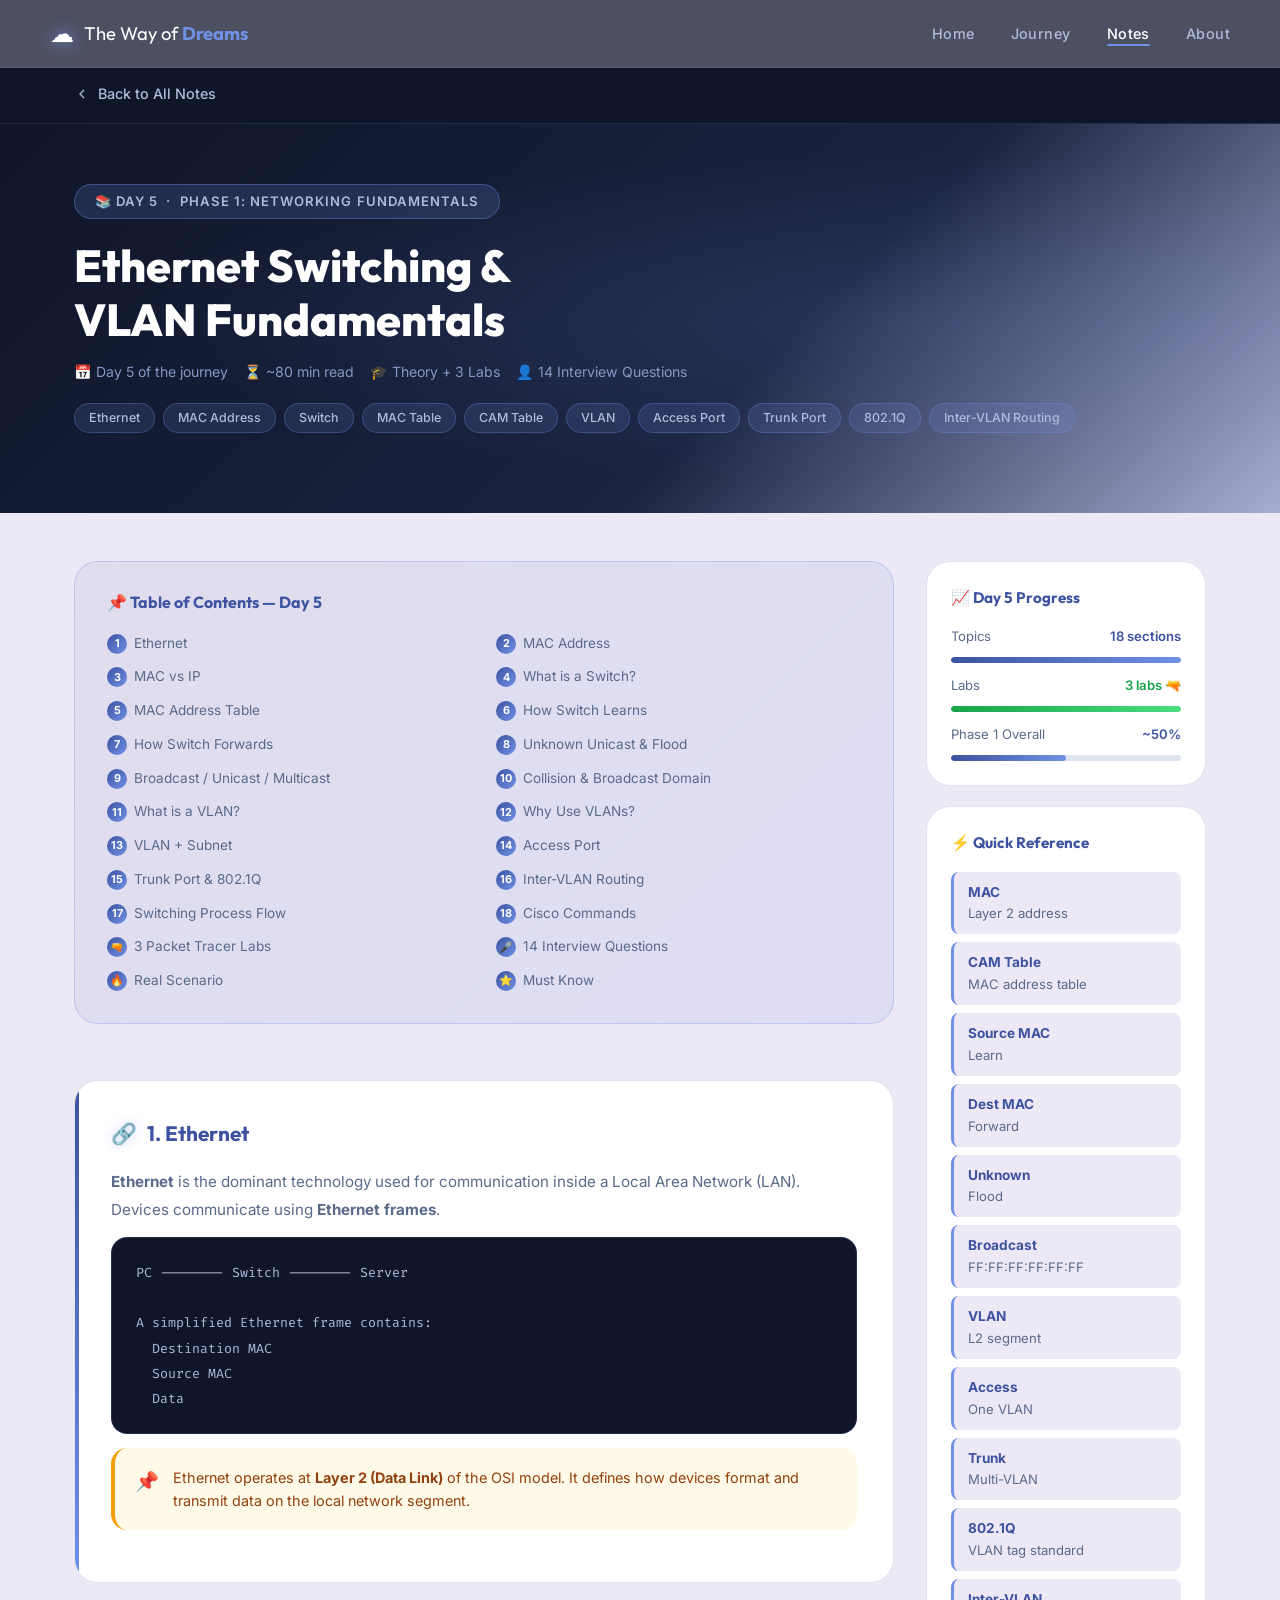
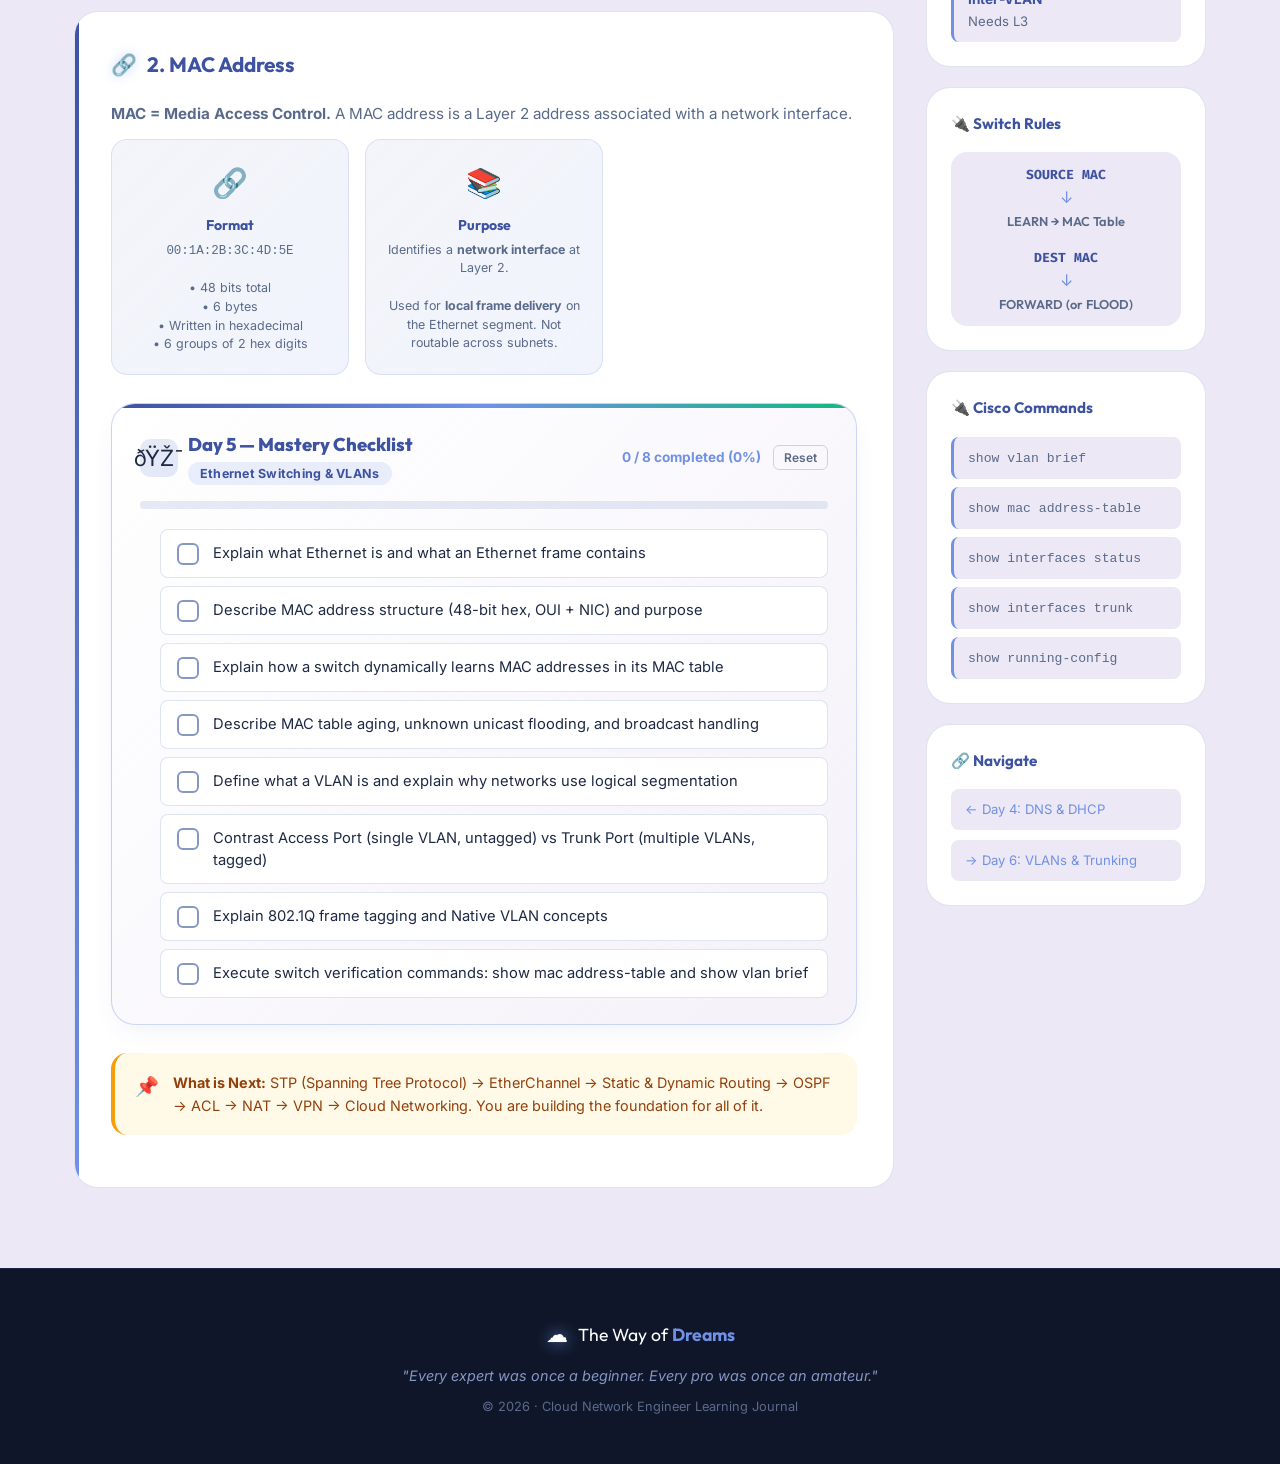
<file: day5.html>
﻿<!DOCTYPE html>
<html lang="en">
<head>
  <meta charset="UTF-8" />
  <meta name="viewport" content="width=device-width, initial-scale=1.0" />
  <title>Day 5 - Ethernet Switching &amp; VLAN Fundamentals | The Way of Dreams</title>
  <meta name="description" content="Day 5 notes: Ethernet, MAC addresses, switch learning, MAC table, VLANs, access ports, trunk ports, 802.1Q, inter-VLAN routing, and Cisco commands." />
  <link rel="preconnect" href="https://fonts.googleapis.com" />
  <link rel="preconnect" href="https://fonts.gstatic.com" crossorigin />
  <link href="https://fonts.googleapis.com/css2?family=Outfit:wght@300;400;500;600;700;800;900&family=Inter:wght@300;400;500;600&family=Fira+Code:wght@400;500&display=swap" rel="stylesheet" />
  <link rel="stylesheet" href="style.css" />
  <style>
    .net-diagram { background:var(--dark); border-radius:var(--radius-md); padding:22px 24px; margin:14px 0; font-family:'Fira Code','Courier New',monospace; font-size:0.83rem; color:var(--soft); line-height:1.9; border:1px solid rgba(112,145,230,0.2); overflow-x:auto; white-space:pre; }
    .toc-card { background:linear-gradient(135deg,rgba(61,82,160,0.07),rgba(112,145,230,0.12)); border:1.5px solid rgba(112,145,230,0.3); border-radius:var(--radius-lg); padding:28px 32px; margin-bottom:28px; }
    .toc-card h3 { font-family:'Outfit',sans-serif; font-size:1rem; font-weight:700; color:var(--primary); margin-bottom:14px; }
    .toc-list { list-style:none; display:grid; grid-template-columns:1fr 1fr; gap:6px 24px; padding:0; }
    .toc-list li a { color:var(--text-muted); text-decoration:none; font-size:0.85rem; display:flex; align-items:center; gap:7px; transition:var(--transition); padding:3px 0; }
    .toc-list li a:hover { color:var(--primary); padding-left:4px; }
    .toc-list li a .toc-num { background:linear-gradient(135deg,var(--primary),var(--secondary)); color:white; font-size:0.68rem; font-weight:700; width:20px; height:20px; border-radius:50%; display:flex; align-items:center; justify-content:center; flex-shrink:0; }
    @media(max-width:600px){ .toc-list{grid-template-columns:1fr;} }
    .section-anchor { scroll-margin-top:90px; }

    /* MAC TABLE */
    .mac-table { width:100%; border-collapse:collapse; margin:14px 0; font-size:0.86rem; border-radius:var(--radius-md); overflow:hidden; }
    .mac-table thead tr { background:linear-gradient(135deg,var(--primary),var(--secondary)); }
    .mac-table thead th { padding:12px 16px; color:white; font-family:'Outfit',sans-serif; font-weight:700; text-align:left; }
    .mac-table tbody tr { border-bottom:1px solid rgba(173,187,218,0.3); transition:background 0.18s; }
    .mac-table tbody tr:hover { background:rgba(112,145,230,0.05); }
    .mac-table tbody td { padding:11px 16px; color:var(--text-muted); }
    .mac-table tbody td:first-child { font-family:'Fira Code',monospace; font-weight:700; color:var(--primary); }
    .mac-table tbody td:last-child { font-family:'Fira Code',monospace; color:#4ade80; }

    /* COMPARE TABLE */
    .compare-table { width:100%; border-collapse:collapse; margin:14px 0; font-size:0.86rem; border-radius:var(--radius-md); overflow:hidden; }
    .compare-table thead tr { background:linear-gradient(135deg,var(--primary),var(--secondary)); }
    .compare-table thead th { padding:12px 16px; color:white; font-family:'Outfit',sans-serif; font-weight:700; text-align:left; }
    .compare-table tbody tr { border-bottom:1px solid rgba(173,187,218,0.3); transition:background 0.18s; }
    .compare-table tbody tr:hover { background:rgba(112,145,230,0.05); }
    .compare-table tbody td { padding:11px 16px; color:var(--text-muted); font-size:0.84rem; }
    .compare-table tbody td:first-child { font-weight:600; color:var(--primary); }

    /* CHAIN FLOW */
    .chain { display:flex; flex-direction:column; align-items:center; gap:0; margin:16px 0; }
    .chain-item { padding:11px 32px; border-radius:var(--radius-md); font-family:'Outfit',sans-serif; font-weight:700; font-size:0.85rem; text-align:center; min-width:220px; background:linear-gradient(135deg,rgba(61,82,160,0.08),rgba(112,145,230,0.15)); border:1.5px solid rgba(112,145,230,0.3); color:var(--primary); }
    .chain-item.green { background:linear-gradient(135deg,rgba(22,163,74,0.08),rgba(74,222,128,0.14)); border-color:rgba(74,222,128,0.35); color:#16a34a; }
    .chain-item.red { background:linear-gradient(135deg,rgba(239,68,68,0.08),rgba(239,68,68,0.14)); border-color:rgba(239,68,68,0.35); color:#ef4444; }
    .chain-arrow { font-size:1.2rem; color:var(--secondary); line-height:1; margin:2px 0; }
    .chain-label { font-size:0.72rem; color:var(--steel); font-weight:600; margin-bottom:2px; font-family:'Outfit',sans-serif; }

    /* CMD BLOCK */
    .cmd-group { display:flex; flex-direction:column; gap:10px; margin:14px 0; }
    .cmd-item { background:var(--dark); border-radius:var(--radius-md); padding:14px 20px; border:1px solid rgba(112,145,230,0.2); }
    .cmd-label { font-size:0.74rem; color:var(--steel); font-weight:600; margin-bottom:6px; font-family:'Outfit',sans-serif; text-transform:uppercase; letter-spacing:0.05em; }
    .cmd-code { font-family:'Fira Code',monospace; font-size:0.88rem; color:#4ade80; }
    .cmd-code.multi { white-space:pre; line-height:1.8; }

    /* SWITCH DIAGRAM */
    .switch-diagram { display:flex; flex-direction:column; align-items:center; gap:0; margin:16px 0; }
    .sw-box { background:linear-gradient(135deg,var(--primary),var(--secondary)); color:white; font-family:'Outfit',sans-serif; font-weight:800; font-size:0.95rem; padding:14px 44px; border-radius:var(--radius-md); text-align:center; }
    .sw-ports { display:flex; gap:24px; margin-top:0; }
    .sw-port { display:flex; flex-direction:column; align-items:center; gap:0; }
    .sw-port-line { width:2px; height:32px; background:linear-gradient(to bottom,var(--secondary),rgba(112,145,230,0.3)); }
    .sw-port-label { font-family:'Fira Code',monospace; font-size:0.75rem; color:var(--steel); font-weight:600; }
    .sw-device { background:linear-gradient(135deg,rgba(61,82,160,0.08),rgba(112,145,230,0.15)); border:1.5px solid rgba(112,145,230,0.3); border-radius:var(--radius-sm); padding:8px 18px; font-family:'Outfit',sans-serif; font-weight:700; font-size:0.8rem; color:var(--primary); text-align:center; }
    .sw-device.server { background:linear-gradient(135deg,rgba(22,163,74,0.08),rgba(74,222,128,0.14)); border-color:rgba(74,222,128,0.35); color:#16a34a; }

    /* VLAN DIAGRAM */
    .vlan-diagram { background:var(--lightest); border-radius:var(--radius-lg); border:1.5px solid rgba(173,187,218,0.35); padding:24px; margin:14px 0; }
    .vlan-diagram-inner { display:flex; justify-content:center; gap:32px; margin-top:16px; flex-wrap:wrap; }
    .vlan-col { display:flex; flex-direction:column; align-items:center; gap:6px; }
    .vlan-badge { padding:6px 18px; border-radius:99px; font-family:'Outfit',sans-serif; font-weight:800; font-size:0.78rem; }
    .vlan-badge.v10 { background:linear-gradient(135deg,var(--primary),var(--secondary)); color:white; }
    .vlan-badge.v20 { background:linear-gradient(135deg,#16a34a,#4ade80); color:white; }
    .vlan-badge.v30 { background:linear-gradient(135deg,#7c3aed,#a855f7); color:white; }
    .vlan-badge.v40 { background:linear-gradient(135deg,#d97706,#f59e0b); color:white; }
    .vlan-line { width:2px; height:22px; background:rgba(112,145,230,0.35); }
    .vlan-device { background:white; border:1.5px solid rgba(173,187,218,0.4); border-radius:var(--radius-sm); padding:8px 16px; font-size:0.8rem; color:var(--text-muted); font-family:'Outfit',sans-serif; font-weight:600; text-align:center; }
    .vlan-switch-bar { background:linear-gradient(135deg,var(--primary),var(--secondary)); color:white; font-family:'Outfit',sans-serif; font-weight:800; font-size:0.88rem; padding:10px 32px; border-radius:var(--radius-md); text-align:center; margin-bottom:8px; }

    /* PAIR CARDS */
    .pair-grid { display:grid; grid-template-columns:1fr 1fr; gap:20px; margin:16px 0; }
    .pair-card { border-radius:var(--radius-lg); padding:22px; }
    .pair-card.blue { background:linear-gradient(135deg,rgba(61,82,160,0.08),rgba(112,145,230,0.14)); border:2px solid rgba(112,145,230,0.35); }
    .pair-card.green-c { background:linear-gradient(135deg,rgba(22,163,74,0.06),rgba(74,222,128,0.12)); border:2px solid rgba(74,222,128,0.3); }
    .pair-card h3 { font-family:'Outfit',sans-serif; font-weight:800; font-size:1rem; margin-bottom:12px; }
    .pair-card.blue h3 { color:var(--primary); }
    .pair-card.green-c h3 { color:#16a34a; }
    .pair-card p, .pair-card li { font-size:0.84rem; color:var(--text-muted); line-height:1.6; }
    .pair-card ul { padding-left:18px; margin-top:8px; }
    @media(max-width:640px){ .pair-grid{grid-template-columns:1fr;} }

    /* FORWARDING FLOW TREE */
    .fwd-tree { background:var(--dark); border-radius:var(--radius-lg); padding:24px; border:1px solid rgba(112,145,230,0.2); margin:14px 0; font-family:'Fira Code',monospace; font-size:0.82rem; color:var(--soft); line-height:2; white-space:pre; overflow-x:auto; }

    /* IQ */
    .iq-section h4 { font-family:'Outfit',sans-serif; font-weight:700; color:var(--primary); font-size:0.9rem; margin:18px 0 8px; }
    .iq-list { list-style:none; display:flex; flex-direction:column; gap:8px; counter-reset:iq-counter; padding:0; }
    .iq-list li { counter-increment:iq-counter; background:var(--lightest); border-left:3px solid var(--secondary); border-radius:0 var(--radius-sm) var(--radius-sm) 0; padding:10px 16px 10px 46px; font-size:0.88rem; color:var(--text-muted); position:relative; }
    .iq-list li::before { content:"Q" counter(iq-counter); position:absolute; left:10px; font-family:'Outfit',sans-serif; font-weight:700; font-size:0.72rem; color:var(--secondary); top:50%; transform:translateY(-50%); }

    /* LAB */
    .lab-block { background:white; border:1.5px solid rgba(173,187,218,0.4); border-radius:var(--radius-lg); padding:24px; margin-bottom:16px; }
    .lab-block-title { font-family:'Outfit',sans-serif; font-weight:700; font-size:0.95rem; color:var(--primary); margin-bottom:14px; display:flex; align-items:center; gap:8px; }

    /* QUICK PAIRS */
    .quick-pairs { display:grid; grid-template-columns:1fr 1fr; gap:14px; margin:14px 0; }
    .qp { background:var(--lightest); border-radius:var(--radius-md); padding:16px 18px; border-left:3px solid var(--secondary); }
    .qp-top { font-family:'Fira Code',monospace; font-size:0.85rem; color:var(--primary); font-weight:700; }
    .qp-arrow { color:var(--secondary); font-size:0.9rem; margin:3px 0; }
    .qp-bot { font-family:'Outfit',sans-serif; font-size:0.82rem; color:var(--text-muted); font-weight:600; }
    @media(max-width:540px){ .quick-pairs{grid-template-columns:1fr;} }

    /* SCENARIO */
    .scenario-card { background:white; border-radius:var(--radius-lg); border:1.5px solid rgba(173,187,218,0.4); padding:22px 24px; margin:12px 0; }
    .scenario-card .sc-num { font-family:'Outfit',sans-serif; font-weight:800; font-size:0.78rem; color:var(--secondary); text-transform:uppercase; letter-spacing:0.06em; margin-bottom:6px; }
    .scenario-card .sc-q { font-family:'Outfit',sans-serif; font-weight:700; color:var(--text-main); font-size:0.92rem; margin-bottom:8px; }
    .scenario-card .sc-hint { font-size:0.84rem; color:var(--text-muted); background:rgba(112,145,230,0.07); border-radius:var(--radius-sm); padding:8px 14px; border-left:3px solid var(--secondary); }

    /* CHEAT */
    .cheat-grid { display:grid; grid-template-columns:1fr 1fr; gap:20px; margin:14px 0; }
    .cheat-col { background:var(--dark); border-radius:var(--radius-lg); padding:22px 24px; border:1px solid rgba(112,145,230,0.2); }
    .cheat-col h4 { font-family:'Outfit',sans-serif; font-weight:800; color:var(--secondary); font-size:0.95rem; margin-bottom:14px; }
    .cheat-col ul { list-style:none; display:flex; flex-direction:column; gap:7px; padding:0; }
    .cheat-col li { font-family:'Fira Code',monospace; font-size:0.82rem; color:var(--soft); padding-left:16px; position:relative; }
    .cheat-col li::before { content:'&rsaquo;'; position:absolute; left:0; color:var(--secondary); font-weight:700; }
    @media(max-width:640px){ .cheat-grid{grid-template-columns:1fr;} }
  </style>
</head>
<body class="day-page-body">

  <!-- NAVBAR -->
  <nav class="navbar" id="navbar">
    <div class="nav-inner">
      <a href="index.html" class="nav-logo">
        <span class="logo-icon">&#9729;</span>
        <span class="logo-text">The Way of <strong>Dreams</strong></span>
      </a>
      <ul class="nav-links" id="navLinks">
        <li><a href="index.html">Home</a></li>
        <li><a href="index.html#journey">Journey</a></li>
        <li><a href="index.html#notes-grid" class="active">Notes</a></li>
        <li><a href="index.html#about">About</a></li>
      </ul>
      <button class="hamburger" id="hamburger" aria-label="Toggle menu">
        <span></span><span></span><span></span>
      </button>
    </div>
  </nav>

  <!-- BACK BAR -->
  <div class="back-bar">
    <div class="container">
      <a href="index.html#notes-grid" class="back-link">
        <svg width="16" height="16" viewBox="0 0 24 24" fill="none" stroke="currentColor" stroke-width="2"><polyline points="15 18 9 12 15 6"/></svg>
        Back to All Notes
      </a>
    </div>
  </div>

  <!-- DAY HERO -->
  <div class="day-hero">
    <div class="container day-hero-inner">
      <div class="day-number">&#128218; Day 5 &nbsp;&middot;&nbsp; Phase 1: Networking Fundamentals</div>
      <h1 class="day-title">Ethernet Switching &amp;<br/>VLAN Fundamentals</h1>
      <div class="day-meta">
        <span>&#128197; Day 5 of the journey</span>
        <span>&#9203; ~80 min read</span>
        <span>&#127891; Theory + 3 Labs</span>
        <span>&#128100; 14 Interview Questions</span>
      </div>
      <div class="day-tags">
        <span class="day-tag">Ethernet</span>
        <span class="day-tag">MAC Address</span>
        <span class="day-tag">Switch</span>
        <span class="day-tag">MAC Table</span>
        <span class="day-tag">CAM Table</span>
        <span class="day-tag">VLAN</span>
        <span class="day-tag">Access Port</span>
        <span class="day-tag">Trunk Port</span>
        <span class="day-tag">802.1Q</span>
        <span class="day-tag">Inter-VLAN Routing</span>
      </div>
    </div>
  </div>

  <!-- NOTE LAYOUT -->
  <div class="container">
    <div class="note-layout">

      <main class="note-main">

        <!-- TABLE OF CONTENTS -->
        <div class="toc-card">
          <h3>&#128204; Table of Contents &mdash; Day 5</h3>
          <ul class="toc-list">
            <li><a href="#s1"><span class="toc-num">1</span>Ethernet</a></li>
            <li><a href="#s2"><span class="toc-num">2</span>MAC Address</a></li>
            <li><a href="#s3"><span class="toc-num">3</span>MAC vs IP</a></li>
            <li><a href="#s4"><span class="toc-num">4</span>What is a Switch?</a></li>
            <li><a href="#s5"><span class="toc-num">5</span>MAC Address Table</a></li>
            <li><a href="#s6"><span class="toc-num">6</span>How Switch Learns</a></li>
            <li><a href="#s7"><span class="toc-num">7</span>How Switch Forwards</a></li>
            <li><a href="#s8"><span class="toc-num">8</span>Unknown Unicast &amp; Flood</a></li>
            <li><a href="#s9"><span class="toc-num">9</span>Broadcast / Unicast / Multicast</a></li>
            <li><a href="#s10"><span class="toc-num">10</span>Collision &amp; Broadcast Domain</a></li>
            <li><a href="#s11"><span class="toc-num">11</span>What is a VLAN?</a></li>
            <li><a href="#s12"><span class="toc-num">12</span>Why Use VLANs?</a></li>
            <li><a href="#s13"><span class="toc-num">13</span>VLAN + Subnet</a></li>
            <li><a href="#s14"><span class="toc-num">14</span>Access Port</a></li>
            <li><a href="#s15"><span class="toc-num">15</span>Trunk Port &amp; 802.1Q</a></li>
            <li><a href="#s16"><span class="toc-num">16</span>Inter-VLAN Routing</a></li>
            <li><a href="#s17"><span class="toc-num">17</span>Switching Process Flow</a></li>
            <li><a href="#s18"><span class="toc-num">18</span>Cisco Commands</a></li>
            <li><a href="#labs"><span class="toc-num">&#128299;</span>3 Packet Tracer Labs</a></li>
            <li><a href="#iq"><span class="toc-num">&#127908;</span>14 Interview Questions</a></li>
            <li><a href="#scenario"><span class="toc-num">&#128293;</span>Real Scenario</a></li>
            <li><a href="#summary"><span class="toc-num">&#11088;</span>Must Know</a></li>
          </ul>
        </div>

        <!-- S1 -->
        <div class="note-block section-anchor" id="s1">
          <h2 class="block-title"><span class="block-icon">&#128279;</span>1. Ethernet</h2>
          <p><strong>Ethernet</strong> is the dominant technology used for communication inside a Local Area Network (LAN). Devices communicate using <strong>Ethernet frames</strong>.</p>
          <div class="net-diagram">PC -------- Switch -------- Server

A simplified Ethernet frame contains:
  Destination MAC
  Source MAC
  Data</div>
          <div class="callout callout-note" style="margin-top:12px;">
            <span class="callout-icon">&#128204;</span>
            <div>Ethernet operates at <strong>Layer 2 (Data Link)</strong> of the OSI model. It defines how devices format and transmit data on the local network segment.</div>
          </div>
        </div>

        <!-- S2 -->
        <div class="note-block section-anchor" id="s2">
          <h2 class="block-title"><span class="block-icon">&#128279;</span>2. MAC Address</h2>
          <p><strong>MAC = Media Access Control.</strong> A MAC address is a Layer 2 address associated with a network interface.</p>
          <div class="concept-grid">
            <div class="concept-card">
              <div class="cc-icon">&#128279;</div>
              <div class="cc-title">Format</div>
              <div class="cc-desc"><code>00:1A:2B:3C:4D:5E</code><br/><br/>&bull; 48 bits total<br/>&bull; 6 bytes<br/>&bull; Written in hexadecimal<br/>&bull; 6 groups of 2 hex digits</div>
            </div>
            <div class="concept-card">
              <div class="cc-icon">&#128218;</div>
              <div class="cc-title">Purpose</div>
              <div class="cc-desc">Identifies a <strong>network interface</strong> at Layer 2.<br/><br/>Used for <strong>local frame delivery</strong> on the Ethernet segment. Not routable across subnets.</div>
            </div>
          </div>
                  <!-- INTERACTIVE COMPLETION CHECKLIST -->
        <div class="checklist-card section-anchor" id="checklist" data-checklist-id="day5">
          <div class="checklist-header">
            <div class="checklist-title-group">
              <div class="checklist-icon">ðŸŽ¯</div>
              <div>
                <h3 class="checklist-title">Day 5 &mdash; Mastery Checklist</h3>
                <span class="checklist-badge">Ethernet Switching & VLANs</span>
              </div>
            </div>
            <div class="checklist-meta">
              <span class="checklist-progress-text">0 / 8 completed (0%)</span>
              <button class="checklist-reset-btn" title="Reset this checklist">Reset</button>
            </div>
          </div>
          <div class="checklist-progress-bar">
            <div class="checklist-progress-fill"></div>
          </div>
          <ul class="checklist-items">
          <li class="checklist-item">
            <div class="chk-box">
              <svg class="chk-svg" viewBox="0 0 24 24"><polyline points="20 6 9 17 4 12"></polyline></svg>
            </div>
            <span class="chk-label">Explain what Ethernet is and what an Ethernet frame contains</span>
          </li>
          <li class="checklist-item">
            <div class="chk-box">
              <svg class="chk-svg" viewBox="0 0 24 24"><polyline points="20 6 9 17 4 12"></polyline></svg>
            </div>
            <span class="chk-label">Describe MAC address structure (48-bit hex, OUI + NIC) and purpose</span>
          </li>
          <li class="checklist-item">
            <div class="chk-box">
              <svg class="chk-svg" viewBox="0 0 24 24"><polyline points="20 6 9 17 4 12"></polyline></svg>
            </div>
            <span class="chk-label">Explain how a switch dynamically learns MAC addresses in its MAC table</span>
          </li>
          <li class="checklist-item">
            <div class="chk-box">
              <svg class="chk-svg" viewBox="0 0 24 24"><polyline points="20 6 9 17 4 12"></polyline></svg>
            </div>
            <span class="chk-label">Describe MAC table aging, unknown unicast flooding, and broadcast handling</span>
          </li>
          <li class="checklist-item">
            <div class="chk-box">
              <svg class="chk-svg" viewBox="0 0 24 24"><polyline points="20 6 9 17 4 12"></polyline></svg>
            </div>
            <span class="chk-label">Define what a VLAN is and explain why networks use logical segmentation</span>
          </li>
          <li class="checklist-item">
            <div class="chk-box">
              <svg class="chk-svg" viewBox="0 0 24 24"><polyline points="20 6 9 17 4 12"></polyline></svg>
            </div>
            <span class="chk-label">Contrast Access Port (single VLAN, untagged) vs Trunk Port (multiple VLANs, tagged)</span>
          </li>
          <li class="checklist-item">
            <div class="chk-box">
              <svg class="chk-svg" viewBox="0 0 24 24"><polyline points="20 6 9 17 4 12"></polyline></svg>
            </div>
            <span class="chk-label">Explain 802.1Q frame tagging and Native VLAN concepts</span>
          </li>
          <li class="checklist-item">
            <div class="chk-box">
              <svg class="chk-svg" viewBox="0 0 24 24"><polyline points="20 6 9 17 4 12"></polyline></svg>
            </div>
            <span class="chk-label">Execute switch verification commands: show mac address-table and show vlan brief</span>
          </li>
          </ul>
          <div class="checklist-complete-banner">
            <h4>ðŸŽ‰ Day 5 Completed! Outstanding Work!</h4>
            <p>You have mastered all core competencies for today. Keep up this consistency on your cloud network journey!</p>
          </div>
        </div>

          <div class="callout callout-note" style="margin-top:12px;">
            <span class="callout-icon">&#128204;</span>
            <div><strong>What is Next:</strong> STP (Spanning Tree Protocol) &rarr; EtherChannel &rarr; Static &amp; Dynamic Routing &rarr; OSPF &rarr; ACL &rarr; NAT &rarr; VPN &rarr; Cloud Networking. You are building the foundation for all of it.</div>
          </div>
        </div>

      </main>

      <!-- SIDEBAR -->
      <aside class="note-sidebar">

        <div class="sidebar-card">
          <div class="sidebar-title">&#128200; Day 5 Progress</div>
          <div>
            <div class="progress-item"><span>Topics</span><span style="color:var(--primary);font-weight:600;">18 sections</span></div>
            <div class="progress-bar"><div class="progress-fill" data-width="100" style="width:0%"></div></div>
          </div>
          <div style="margin-top:12px;">
            <div class="progress-item"><span>Labs</span><span style="color:#16a34a;font-weight:600;">3 labs &#128299;</span></div>
            <div class="progress-bar"><div class="progress-fill" data-width="100" style="width:0%;background:linear-gradient(90deg,#16a34a,#4ade80)"></div></div>
          </div>
          <div style="margin-top:12px;">
            <div class="progress-item"><span>Phase 1 Overall</span><span style="color:var(--primary);font-weight:600;">~50%</span></div>
            <div class="progress-bar"><div class="progress-fill" data-width="50" style="width:0%"></div></div>
          </div>
        </div>

        <div class="sidebar-card">
          <div class="sidebar-title">&#9889; Quick Reference</div>
          <ul class="key-terms-list">
            <li><strong>MAC</strong> Layer 2 address</li>
            <li><strong>CAM Table</strong> MAC address table</li>
            <li><strong>Source MAC</strong> Learn</li>
            <li><strong>Dest MAC</strong> Forward</li>
            <li><strong>Unknown</strong> Flood</li>
            <li><strong>Broadcast</strong> FF:FF:FF:FF:FF:FF</li>
            <li><strong>VLAN</strong> L2 segment</li>
            <li><strong>Access</strong> One VLAN</li>
            <li><strong>Trunk</strong> Multi-VLAN</li>
            <li><strong>802.1Q</strong> VLAN tag standard</li>
            <li><strong>Inter-VLAN</strong> Needs L3</li>
          </ul>
        </div>

        <div class="sidebar-card">
          <div class="sidebar-title">&#128268; Switch Rules</div>
          <div style="text-align:center;padding:12px;background:var(--lightest);border-radius:var(--radius-md);">
            <div style="font-family:'Fira Code',monospace;font-size:0.82rem;color:var(--primary);font-weight:700;">SOURCE MAC</div>
            <div style="color:var(--secondary);font-size:1rem;">&#8595;</div>
            <div style="font-family:'Outfit',sans-serif;font-size:0.8rem;color:var(--text-muted);font-weight:600;">LEARN &rarr; MAC Table</div>
            <div style="height:16px;"></div>
            <div style="font-family:'Fira Code',monospace;font-size:0.82rem;color:var(--primary);font-weight:700;">DEST MAC</div>
            <div style="color:var(--secondary);font-size:1rem;">&#8595;</div>
            <div style="font-family:'Outfit',sans-serif;font-size:0.8rem;color:var(--text-muted);font-weight:600;">FORWARD (or FLOOD)</div>
          </div>
        </div>

        <div class="sidebar-card">
          <div class="sidebar-title">&#128268; Cisco Commands</div>
          <ul class="key-terms-list">
            <li><code>show vlan brief</code></li>
            <li><code>show mac address-table</code></li>
            <li><code>show interfaces status</code></li>
            <li><code>show interfaces trunk</code></li>
            <li><code>show running-config</code></li>
          </ul>
        </div>

        <div class="sidebar-card">
          <div class="sidebar-title">&#128279; Navigate</div>
          <div style="display:flex;flex-direction:column;gap:10px;">
            <a href="day4.html" style="color:var(--secondary);font-size:0.82rem;padding:10px 14px;background:var(--lightest);border-radius:var(--radius-sm);text-decoration:none;display:flex;align-items:center;gap:6px;">
              &#8592; Day 4: DNS &amp; DHCP
            </a>
            <a href="day6.html" style="color:var(--secondary);font-size:0.82rem;padding:10px 14px;background:var(--lightest);border-radius:var(--radius-sm);text-decoration:none;display:flex;align-items:center;gap:6px;">
              &#8594; Day 6: VLANs &amp; Trunking
            </a>
          </div>
        </div>

      </aside>
    </div>
  </div>

  <!-- FOOTER -->
  <footer class="footer">
    <div class="container">
      <div class="footer-inner">
        <div class="footer-brand">
          <span class="logo-icon">&#9729;</span>
          <span>The Way of <strong>Dreams</strong></span>
        </div>
        <p class="footer-quote">"Every expert was once a beginner. Every pro was once an amateur."</p>
        <p class="footer-copy">&#169; 2026 &middot; Cloud Network Engineer Learning Journal</p>
      </div>
    </div>
  </footer>

  <script src="script.js"></script>
</body>
</html>
</file>
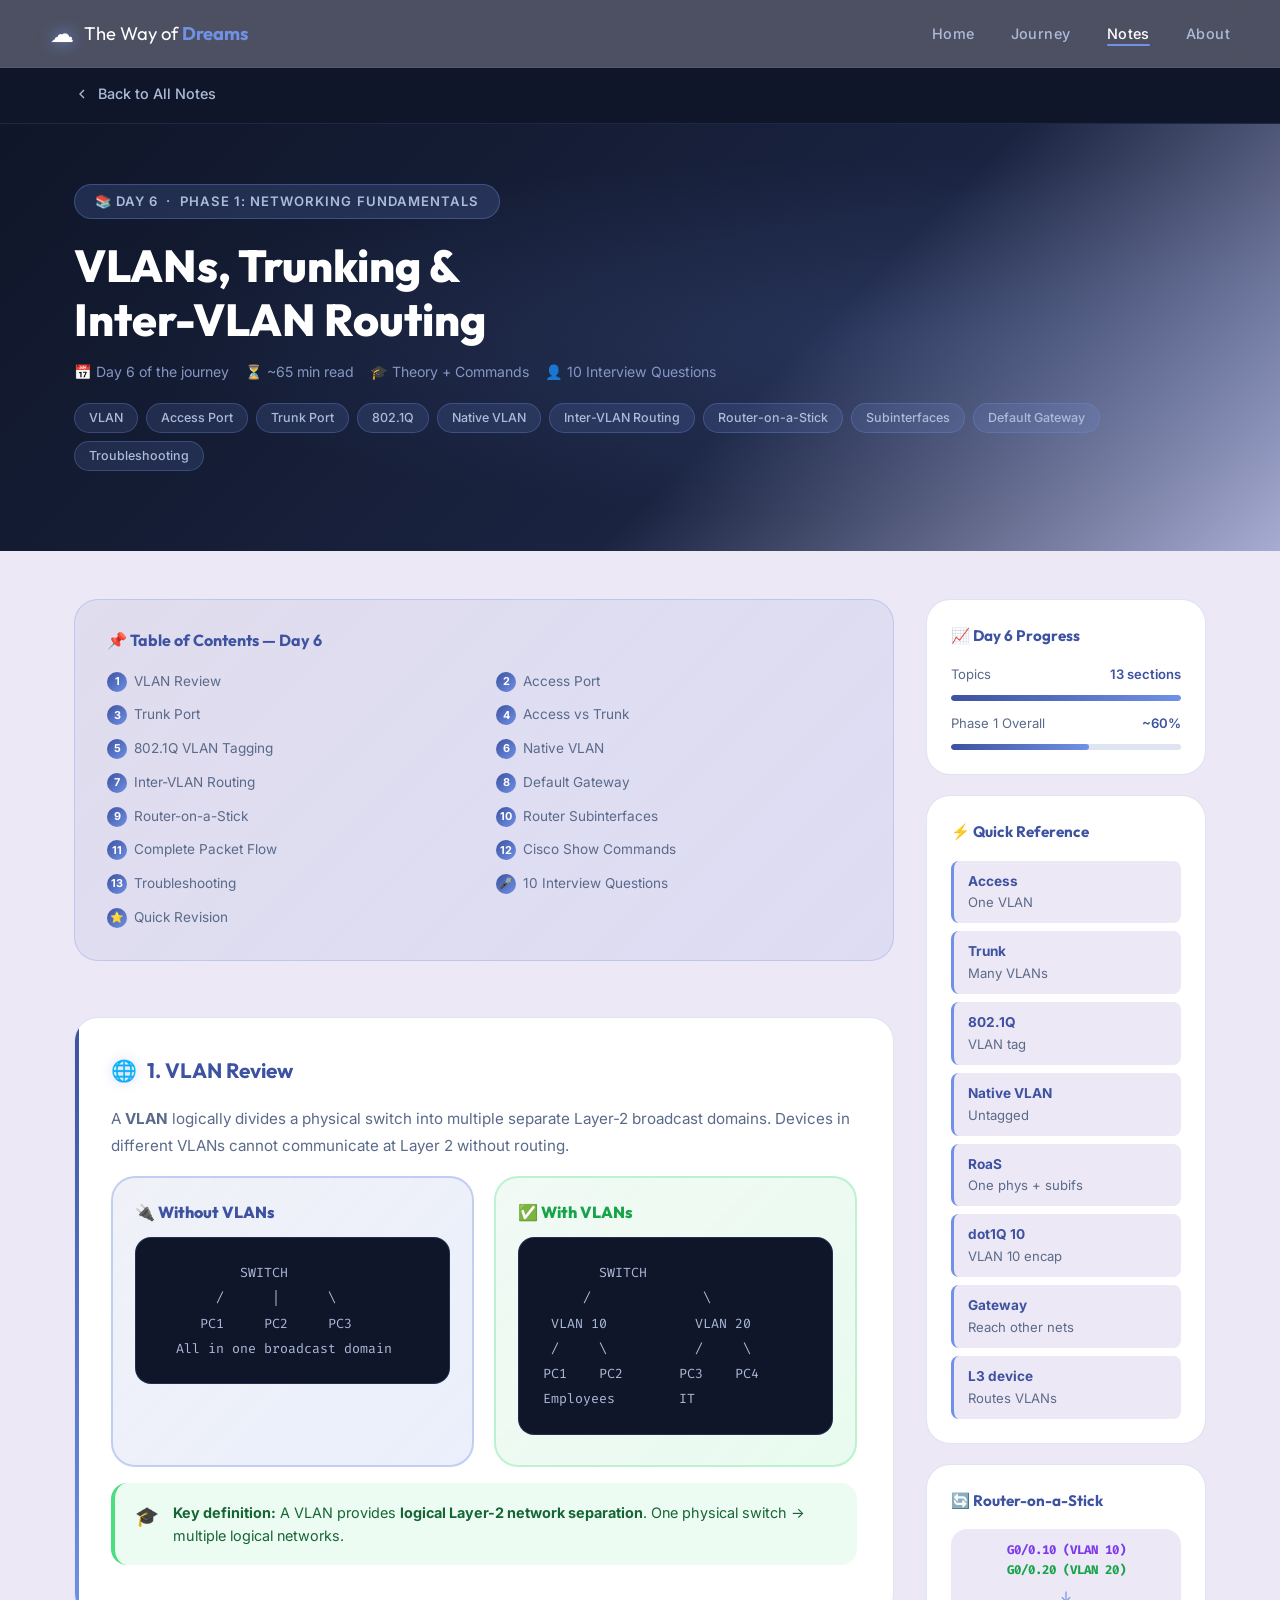
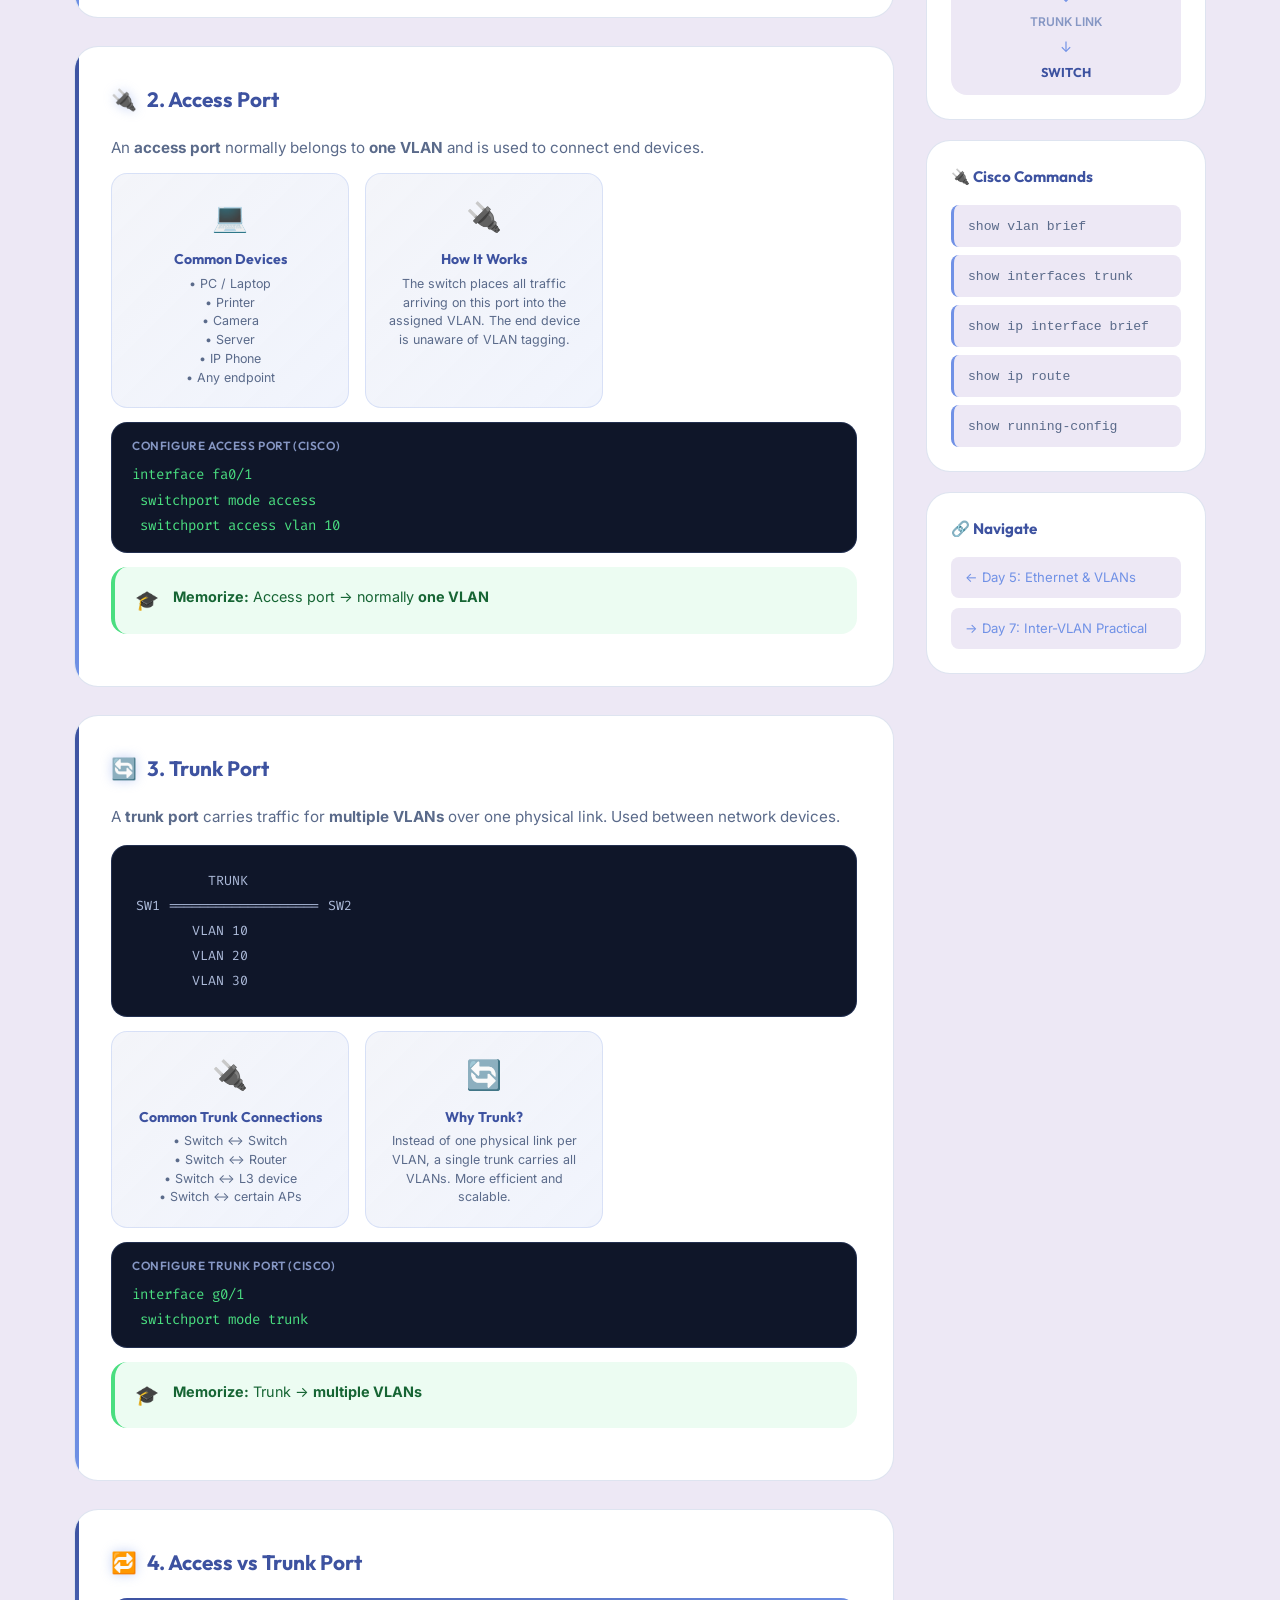
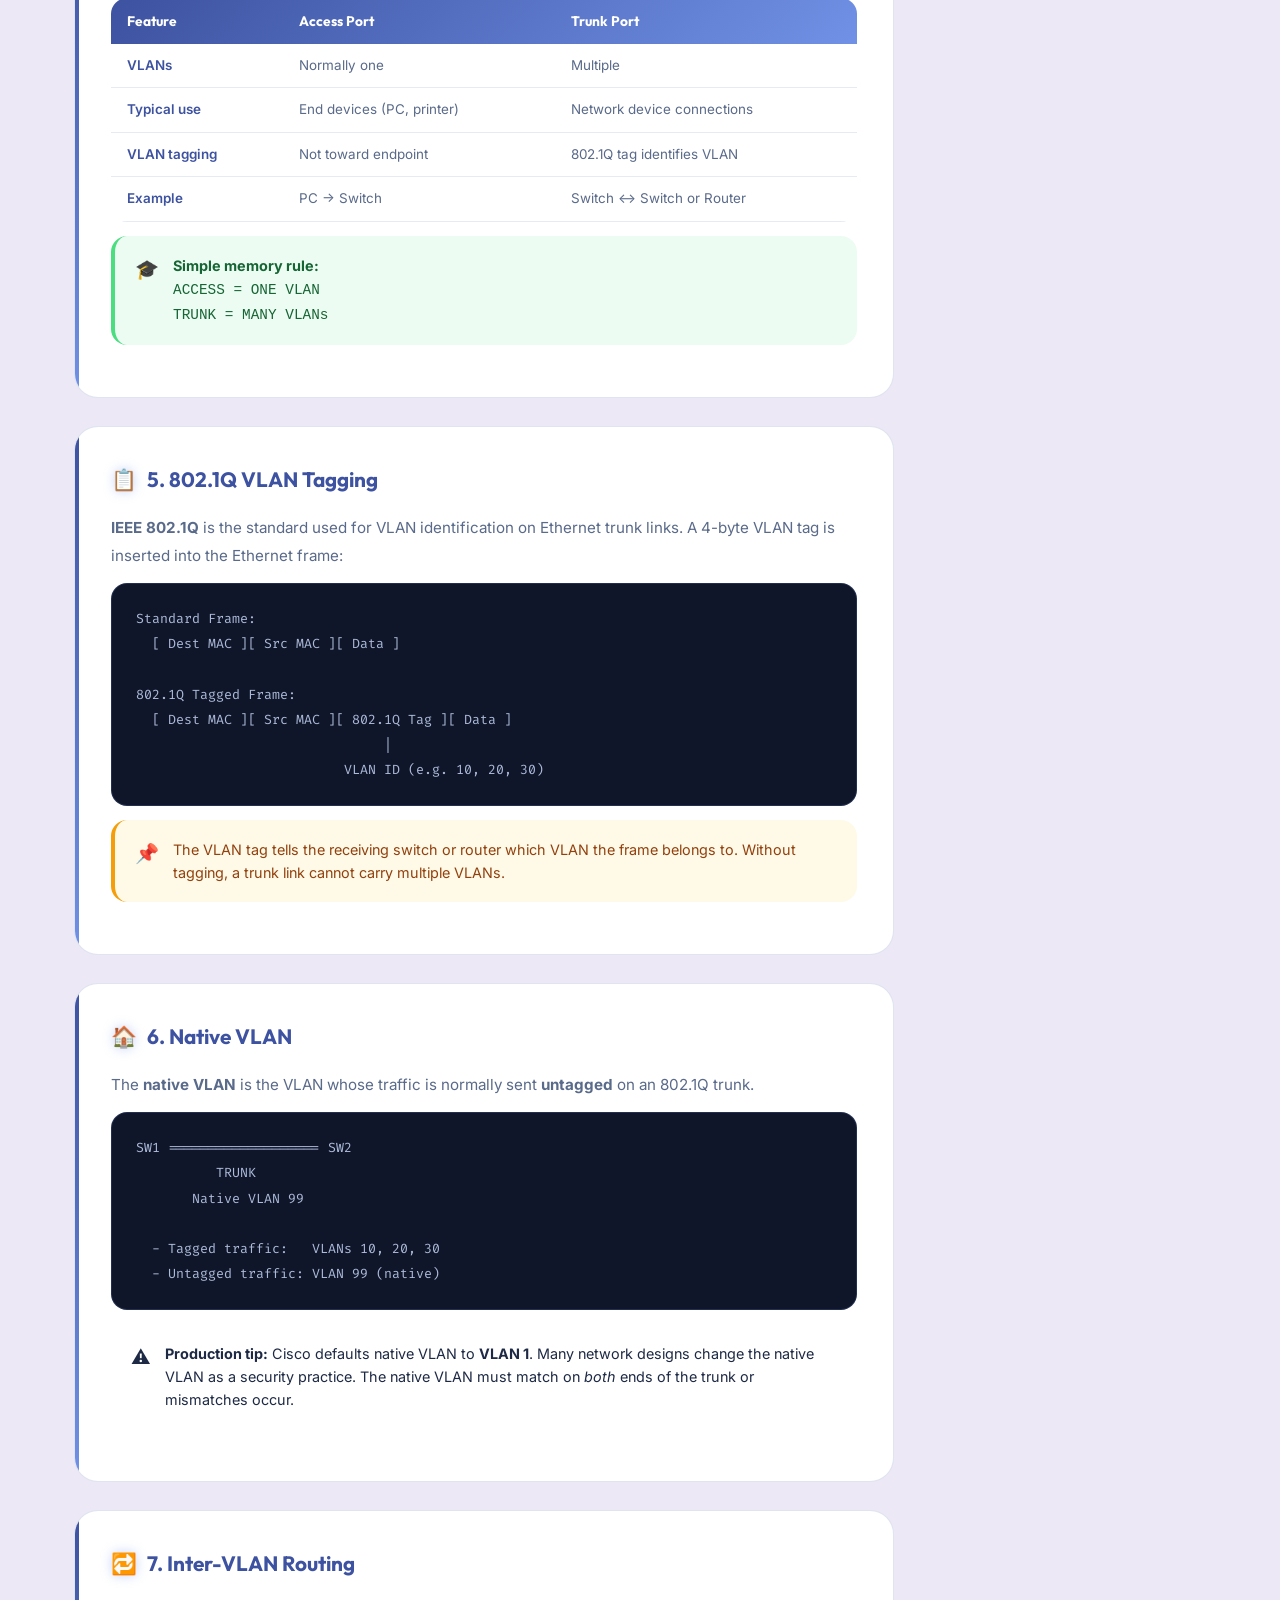
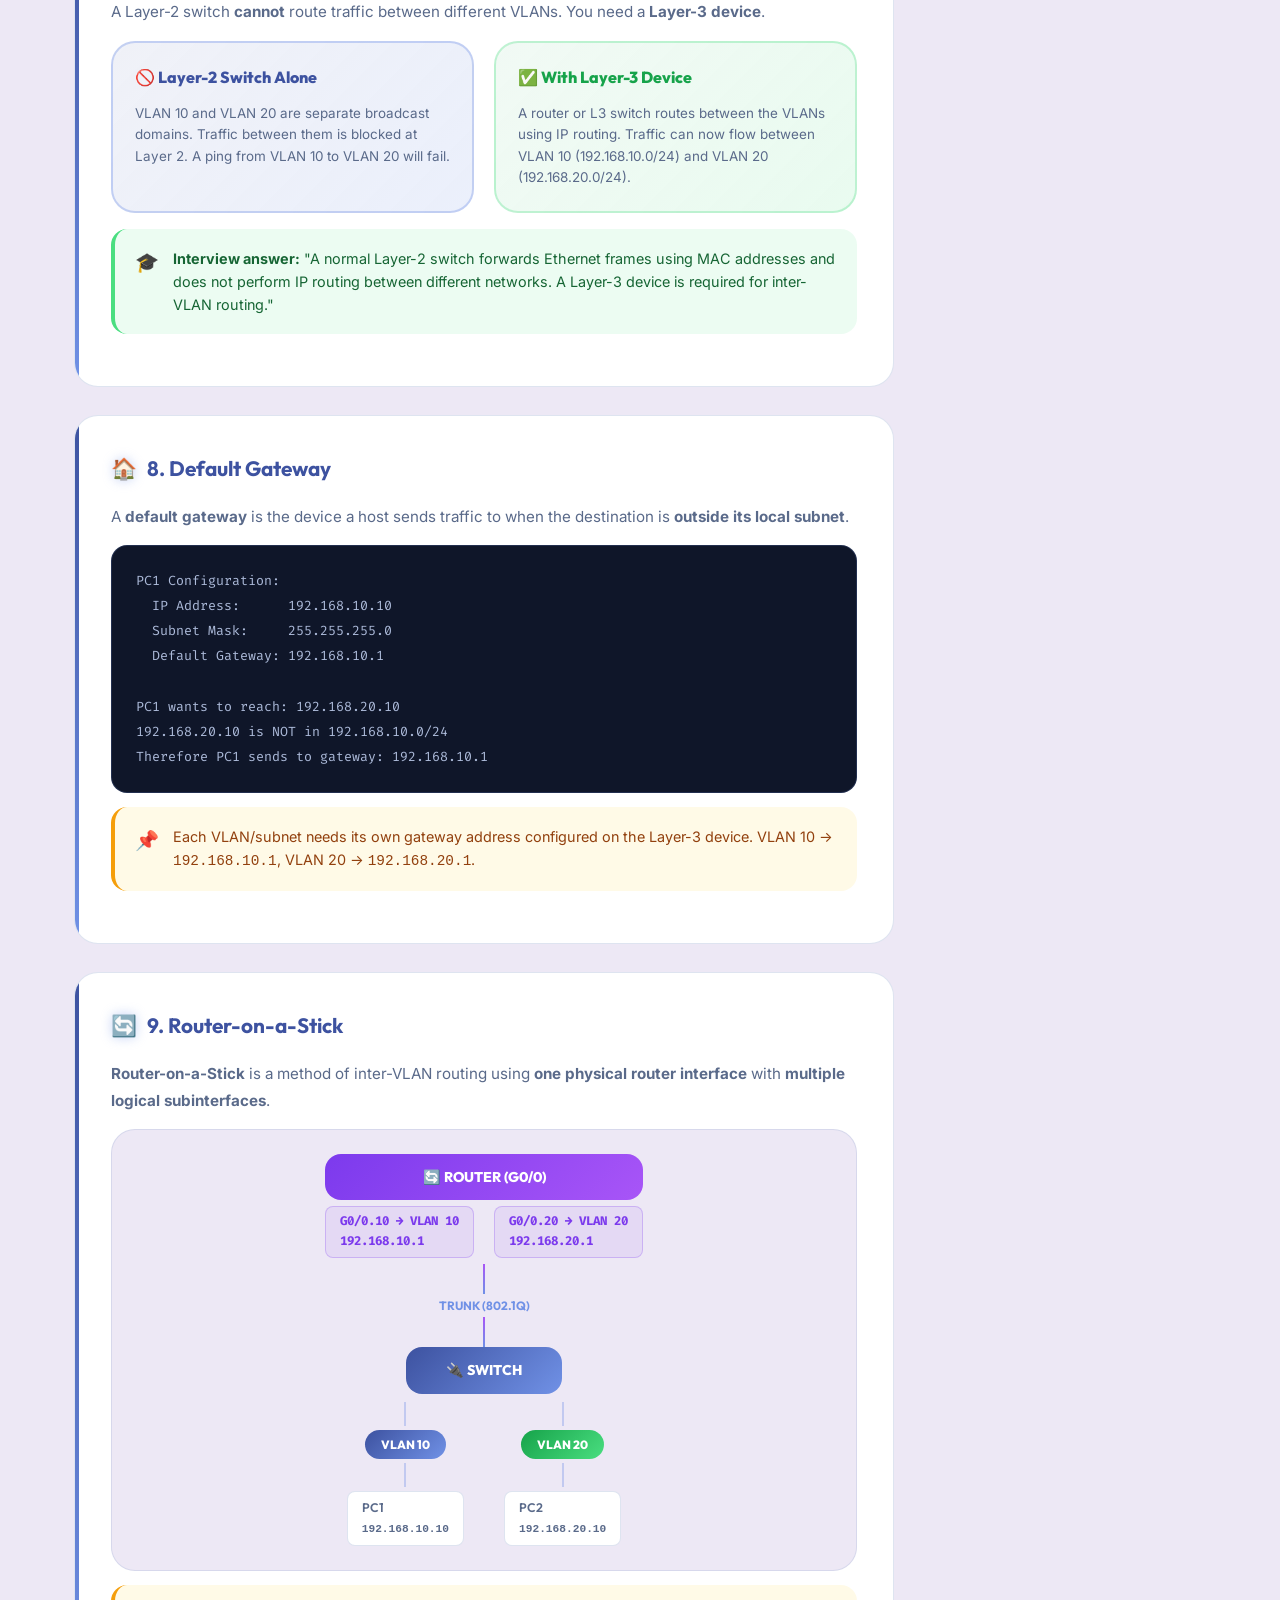
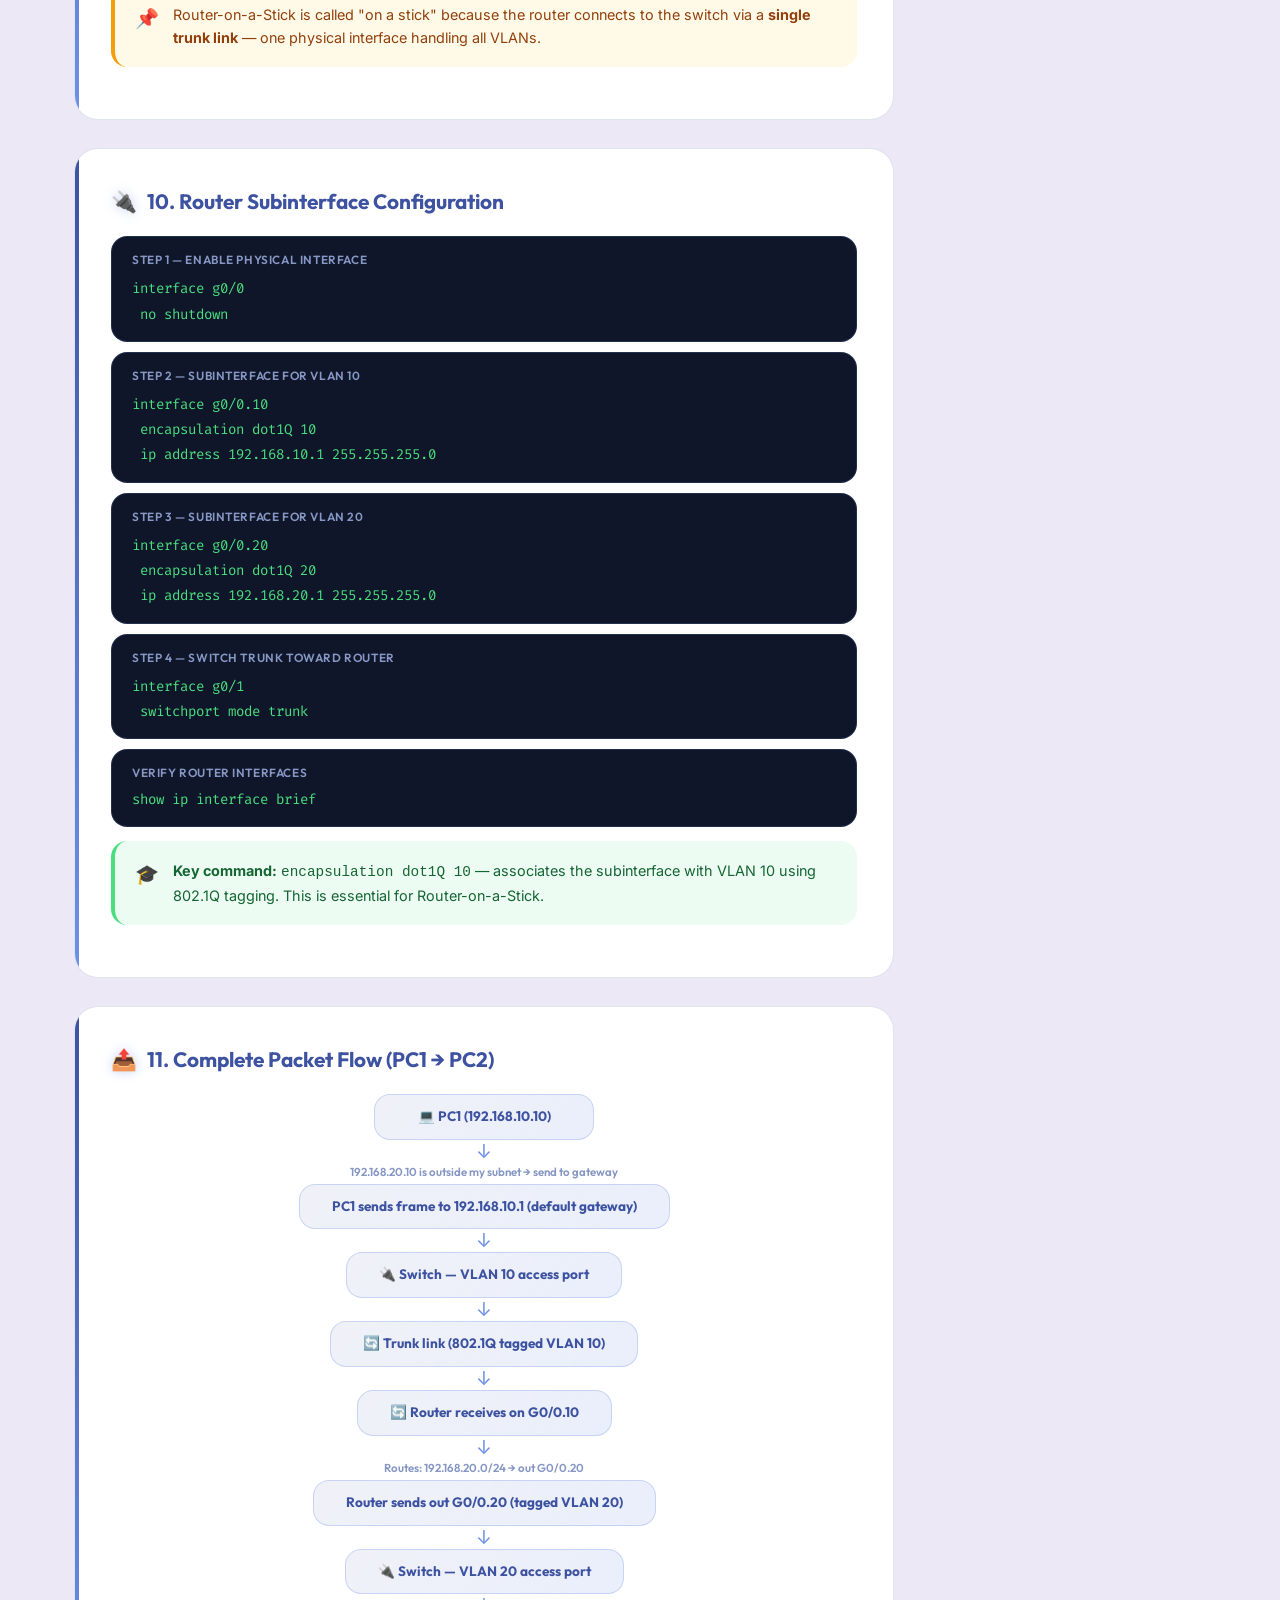
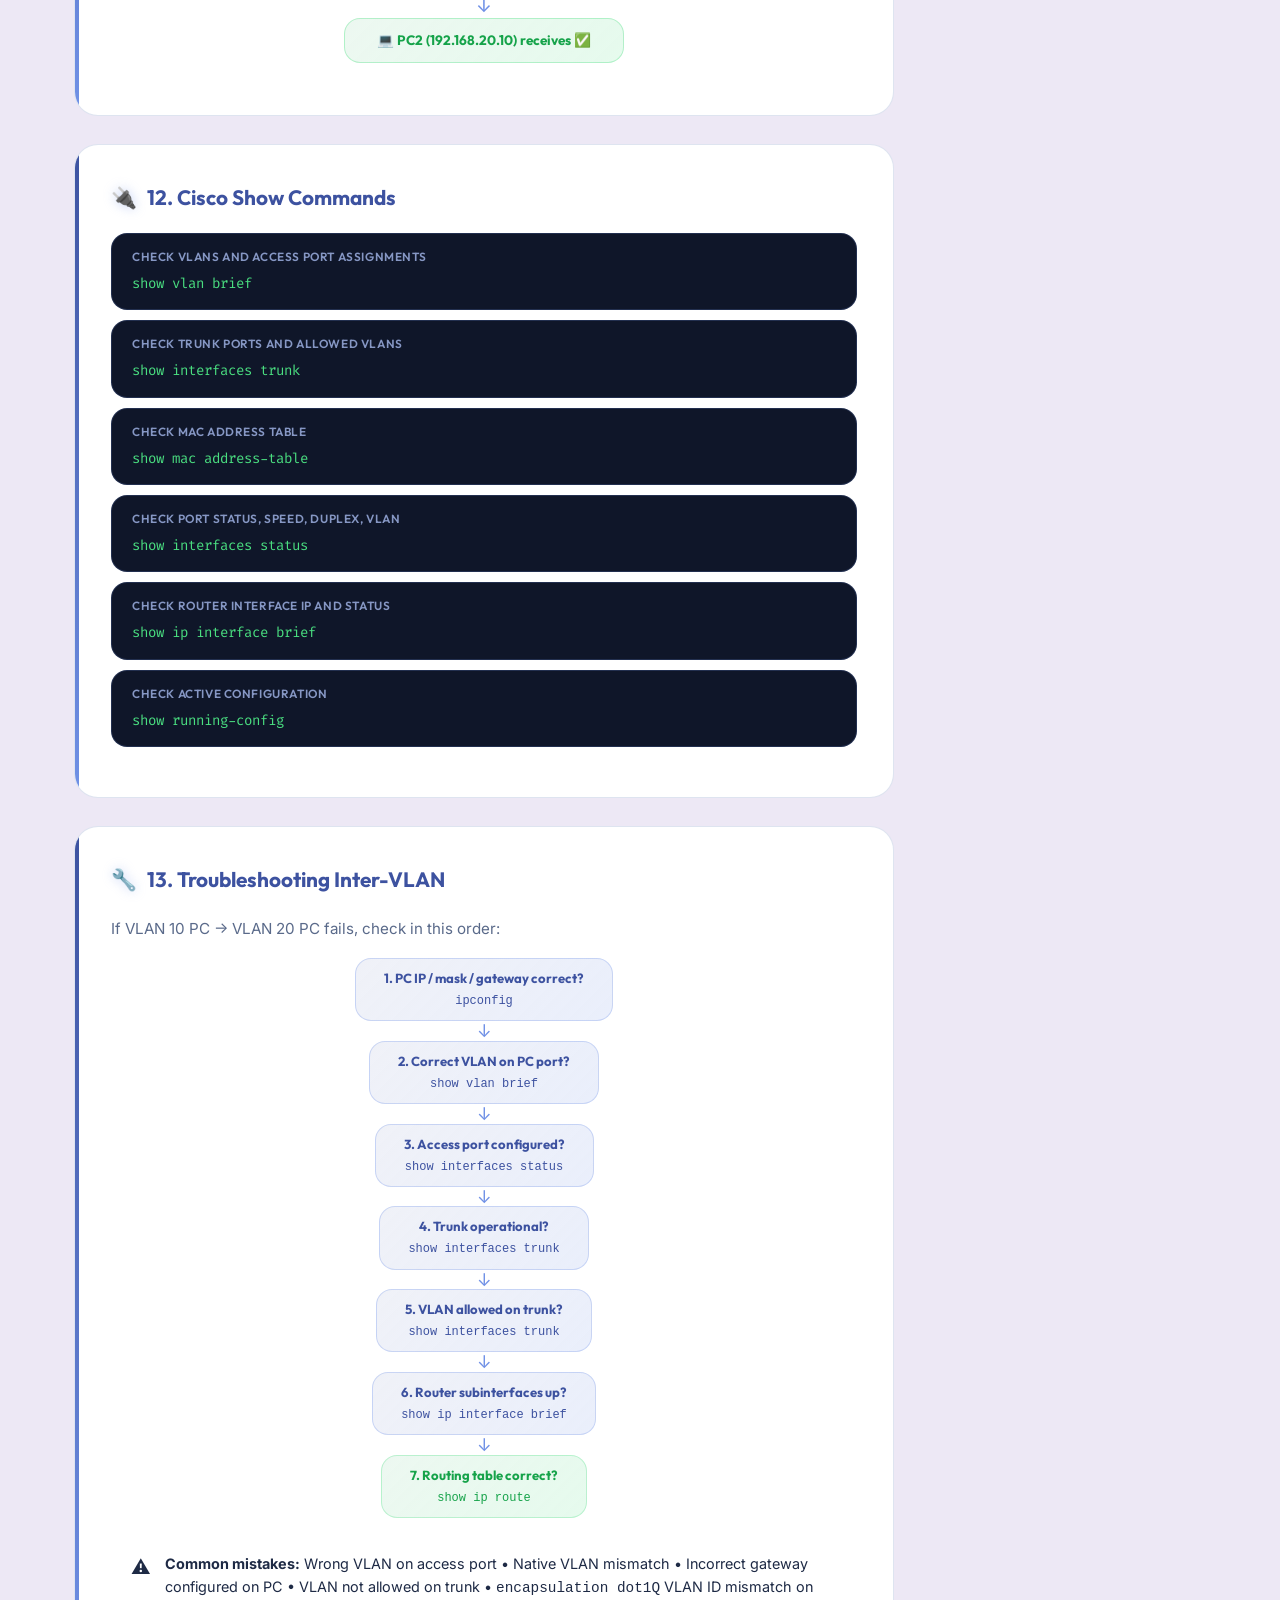
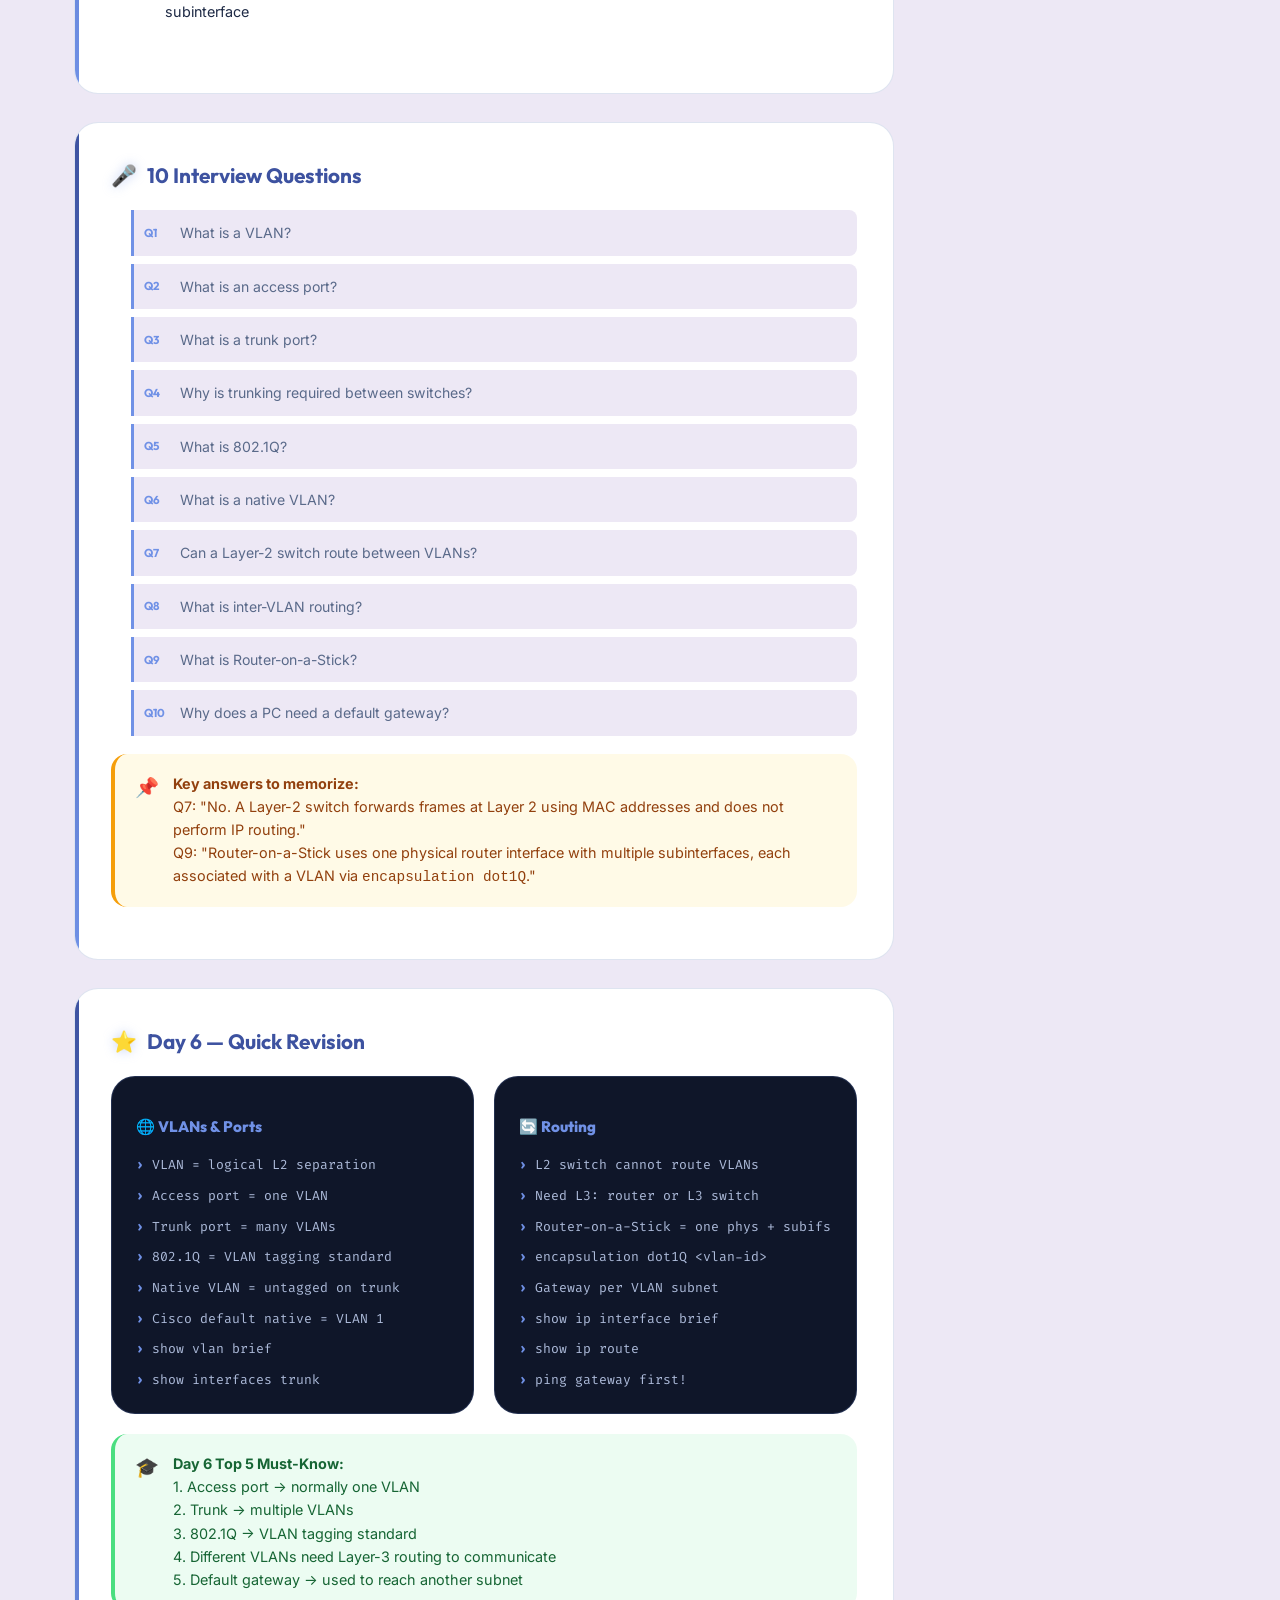
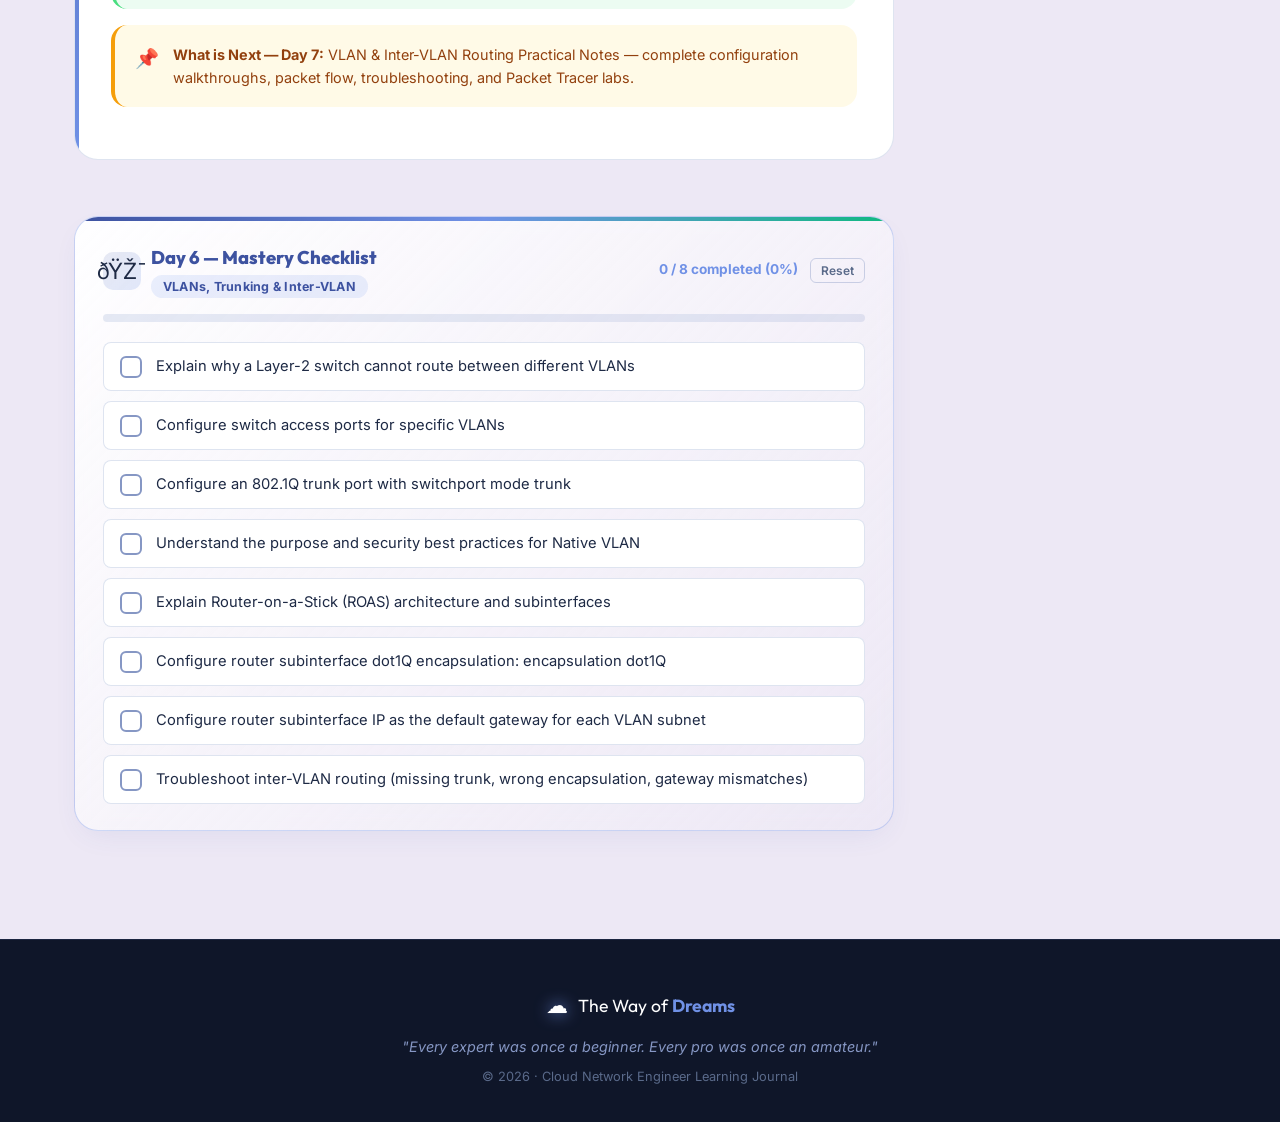
<file: day6.html>
﻿<!DOCTYPE html>
<html lang="en">
<head>
  <meta charset="UTF-8" />
  <meta name="viewport" content="width=device-width, initial-scale=1.0" />
  <title>Day 6 - VLANs, Trunking &amp; Inter-VLAN Routing | The Way of Dreams</title>
  <meta name="description" content="Day 6 notes: VLANs, access ports, trunk ports, 802.1Q VLAN tagging, native VLAN, inter-VLAN routing, Router-on-a-Stick, subinterfaces, default gateway." />
  <link rel="preconnect" href="https://fonts.googleapis.com" />
  <link rel="preconnect" href="https://fonts.gstatic.com" crossorigin />
  <link href="https://fonts.googleapis.com/css2?family=Outfit:wght@300;400;500;600;700;800;900&family=Inter:wght@300;400;500;600&family=Fira+Code:wght@400;500&display=swap" rel="stylesheet" />
  <link rel="stylesheet" href="style.css" />
  <style>
    .net-diagram { background:var(--dark); border-radius:var(--radius-md); padding:22px 24px; margin:14px 0; font-family:'Fira Code','Courier New',monospace; font-size:0.83rem; color:var(--soft); line-height:1.9; border:1px solid rgba(112,145,230,0.2); overflow-x:auto; white-space:pre; }
    .toc-card { background:linear-gradient(135deg,rgba(61,82,160,0.07),rgba(112,145,230,0.12)); border:1.5px solid rgba(112,145,230,0.3); border-radius:var(--radius-lg); padding:28px 32px; margin-bottom:28px; }
    .toc-card h3 { font-family:'Outfit',sans-serif; font-size:1rem; font-weight:700; color:var(--primary); margin-bottom:14px; }
    .toc-list { list-style:none; display:grid; grid-template-columns:1fr 1fr; gap:6px 24px; padding:0; }
    .toc-list li a { color:var(--text-muted); text-decoration:none; font-size:0.85rem; display:flex; align-items:center; gap:7px; transition:var(--transition); padding:3px 0; }
    .toc-list li a:hover { color:var(--primary); padding-left:4px; }
    .toc-list li a .toc-num { background:linear-gradient(135deg,var(--primary),var(--secondary)); color:white; font-size:0.68rem; font-weight:700; width:20px; height:20px; border-radius:50%; display:flex; align-items:center; justify-content:center; flex-shrink:0; }
    @media(max-width:600px){ .toc-list{grid-template-columns:1fr;} }
    .section-anchor { scroll-margin-top:90px; }
    .compare-table { width:100%; border-collapse:collapse; margin:14px 0; font-size:0.86rem; border-radius:var(--radius-md); overflow:hidden; }
    .compare-table thead tr { background:linear-gradient(135deg,var(--primary),var(--secondary)); }
    .compare-table thead th { padding:12px 16px; color:white; font-family:'Outfit',sans-serif; font-weight:700; text-align:left; }
    .compare-table tbody tr { border-bottom:1px solid rgba(173,187,218,0.3); transition:background 0.18s; }
    .compare-table tbody tr:hover { background:rgba(112,145,230,0.05); }
    .compare-table tbody td { padding:11px 16px; color:var(--text-muted); font-size:0.84rem; }
    .compare-table tbody td:first-child { font-weight:600; color:var(--primary); }
    .chain { display:flex; flex-direction:column; align-items:center; gap:0; margin:16px 0; }
    .chain-item { padding:11px 32px; border-radius:var(--radius-md); font-family:'Outfit',sans-serif; font-weight:700; font-size:0.85rem; text-align:center; min-width:220px; background:linear-gradient(135deg,rgba(61,82,160,0.08),rgba(112,145,230,0.15)); border:1.5px solid rgba(112,145,230,0.3); color:var(--primary); }
    .chain-item.green { background:linear-gradient(135deg,rgba(22,163,74,0.08),rgba(74,222,128,0.14)); border-color:rgba(74,222,128,0.35); color:#16a34a; }
    .chain-arrow { font-size:1.2rem; color:var(--secondary); line-height:1; margin:2px 0; }
    .chain-label { font-size:0.72rem; color:var(--steel); font-weight:600; margin-bottom:2px; font-family:'Outfit',sans-serif; }
    .cmd-group { display:flex; flex-direction:column; gap:10px; margin:14px 0; }
    .cmd-item { background:var(--dark); border-radius:var(--radius-md); padding:14px 20px; border:1px solid rgba(112,145,230,0.2); }
    .cmd-label { font-size:0.74rem; color:var(--steel); font-weight:600; margin-bottom:6px; font-family:'Outfit',sans-serif; text-transform:uppercase; letter-spacing:0.05em; }
    .cmd-code { font-family:'Fira Code',monospace; font-size:0.88rem; color:#4ade80; }
    .cmd-code.multi { white-space:pre; line-height:1.8; }
    .pair-grid { display:grid; grid-template-columns:1fr 1fr; gap:20px; margin:16px 0; }
    .pair-card { border-radius:var(--radius-lg); padding:22px; }
    .pair-card.blue { background:linear-gradient(135deg,rgba(61,82,160,0.08),rgba(112,145,230,0.14)); border:2px solid rgba(112,145,230,0.35); }
    .pair-card.green-c { background:linear-gradient(135deg,rgba(22,163,74,0.06),rgba(74,222,128,0.12)); border:2px solid rgba(74,222,128,0.3); }
    .pair-card h3 { font-family:'Outfit',sans-serif; font-weight:800; font-size:1rem; margin-bottom:12px; }
    .pair-card.blue h3 { color:var(--primary); }
    .pair-card.green-c h3 { color:#16a34a; }
    .pair-card p, .pair-card li { font-size:0.84rem; color:var(--text-muted); line-height:1.6; }
    .pair-card ul { padding-left:18px; margin-top:8px; }
    @media(max-width:640px){ .pair-grid{grid-template-columns:1fr;} }
    .iq-list { list-style:none; display:flex; flex-direction:column; gap:8px; counter-reset:iq-counter; padding:0; }
    .iq-list li { counter-increment:iq-counter; background:var(--lightest); border-left:3px solid var(--secondary); border-radius:0 var(--radius-sm) var(--radius-sm) 0; padding:10px 16px 10px 46px; font-size:0.88rem; color:var(--text-muted); position:relative; }
    .iq-list li::before { content:"Q" counter(iq-counter); position:absolute; left:10px; font-family:'Outfit',sans-serif; font-weight:700; font-size:0.72rem; color:var(--secondary); top:50%; transform:translateY(-50%); }
    .iq-answer { background:rgba(112,145,230,0.07); border-left:3px solid var(--secondary); border-radius:0 var(--radius-sm) var(--radius-sm) 0; padding:8px 14px; font-size:0.84rem; color:var(--text-muted); margin-top:4px; margin-bottom:8px; }
    .flow-chain { display:flex; flex-direction:column; align-items:center; gap:0; margin:16px 0; }
    .fc-item { padding:9px 28px; border-radius:var(--radius-md); font-family:'Outfit',sans-serif; font-weight:700; font-size:0.82rem; text-align:center; min-width:200px; }
    .fc-item.primary { background:linear-gradient(135deg,rgba(61,82,160,0.08),rgba(112,145,230,0.15)); border:1.5px solid rgba(112,145,230,0.3); color:var(--primary); }
    .fc-item.accent { background:linear-gradient(135deg,rgba(22,163,74,0.08),rgba(74,222,128,0.14)); border:1.5px solid rgba(74,222,128,0.3); color:#16a34a; }
    .fc-arrow { font-size:1.1rem; color:var(--secondary); margin:1px 0; line-height:1; }
    .cheat-grid { display:grid; grid-template-columns:1fr 1fr; gap:20px; margin:14px 0; }
    .cheat-col { background:var(--dark); border-radius:var(--radius-lg); padding:22px 24px; border:1px solid rgba(112,145,230,0.2); }
    .cheat-col h4 { font-family:'Outfit',sans-serif; font-weight:800; color:var(--secondary); font-size:0.95rem; margin-bottom:14px; }
    .cheat-col ul { list-style:none; display:flex; flex-direction:column; gap:7px; padding:0; }
    .cheat-col li { font-family:'Fira Code',monospace; font-size:0.82rem; color:var(--soft); padding-left:16px; position:relative; }
    .cheat-col li::before { content:'›'; position:absolute; left:0; color:var(--secondary); font-weight:700; }
    @media(max-width:640px){ .cheat-grid{grid-template-columns:1fr;} }
    .roas-diagram { background:var(--lightest); border-radius:var(--radius-lg); border:1.5px solid rgba(173,187,218,0.35); padding:24px; margin:14px 0; }
    .roas-top { display:flex; justify-content:center; }
    .roas-router { background:linear-gradient(135deg,#7c3aed,#a855f7); color:white; font-family:'Outfit',sans-serif; font-weight:800; font-size:0.88rem; padding:12px 32px; border-radius:var(--radius-md); text-align:center; }
    .roas-sub { display:flex; justify-content:center; gap:20px; margin:6px 0; }
    .roas-sub-item { font-family:'Fira Code',monospace; font-size:0.78rem; color:#7c3aed; font-weight:700; background:rgba(124,58,237,0.08); border:1.5px solid rgba(124,58,237,0.25); border-radius:var(--radius-sm); padding:5px 14px; }
    .roas-trunk-line { width:2px; height:30px; background:linear-gradient(to bottom,#a855f7,var(--secondary)); margin:0 auto; }
    .roas-switch { background:linear-gradient(135deg,var(--primary),var(--secondary)); color:white; font-family:'Outfit',sans-serif; font-weight:800; font-size:0.88rem; padding:12px 40px; border-radius:var(--radius-md); text-align:center; margin:0 auto; width:fit-content; }
    .roas-bottom { display:flex; justify-content:center; gap:40px; margin-top:8px; }
    .roas-vlan-col { display:flex; flex-direction:column; align-items:center; gap:4px; }
    .roas-vlan-line { width:2px; height:24px; background:rgba(112,145,230,0.35); }
    .roas-vlan-badge { padding:5px 16px; border-radius:99px; font-family:'Outfit',sans-serif; font-weight:800; font-size:0.75rem; }
    .roas-vlan-badge.v10 { background:linear-gradient(135deg,var(--primary),var(--secondary)); color:white; }
    .roas-vlan-badge.v20 { background:linear-gradient(135deg,#16a34a,#4ade80); color:white; }
    .roas-pc { background:white; border:1.5px solid rgba(173,187,218,0.4); border-radius:var(--radius-sm); padding:6px 14px; font-size:0.78rem; color:var(--text-muted); font-family:'Outfit',sans-serif; font-weight:600; }
  </style>
</head>
<body class="day-page-body">

  <nav class="navbar" id="navbar">
    <div class="nav-inner">
      <a href="index.html" class="nav-logo">
        <span class="logo-icon">&#9729;</span>
        <span class="logo-text">The Way of <strong>Dreams</strong></span>
      </a>
      <ul class="nav-links" id="navLinks">
        <li><a href="index.html">Home</a></li>
        <li><a href="index.html#journey">Journey</a></li>
        <li><a href="index.html#notes-grid" class="active">Notes</a></li>
        <li><a href="index.html#about">About</a></li>
      </ul>
      <button class="hamburger" id="hamburger" aria-label="Toggle menu">
        <span></span><span></span><span></span>
      </button>
    </div>
  </nav>

  <div class="back-bar">
    <div class="container">
      <a href="index.html#notes-grid" class="back-link">
        <svg width="16" height="16" viewBox="0 0 24 24" fill="none" stroke="currentColor" stroke-width="2"><polyline points="15 18 9 12 15 6"/></svg>
        Back to All Notes
      </a>
    </div>
  </div>

  <div class="day-hero">
    <div class="container day-hero-inner">
      <div class="day-number">&#128218; Day 6 &nbsp;&middot;&nbsp; Phase 1: Networking Fundamentals</div>
      <h1 class="day-title">VLANs, Trunking &amp;<br/>Inter-VLAN Routing</h1>
      <div class="day-meta">
        <span>&#128197; Day 6 of the journey</span>
        <span>&#9203; ~65 min read</span>
        <span>&#127891; Theory + Commands</span>
        <span>&#128100; 10 Interview Questions</span>
      </div>
      <div class="day-tags">
        <span class="day-tag">VLAN</span>
        <span class="day-tag">Access Port</span>
        <span class="day-tag">Trunk Port</span>
        <span class="day-tag">802.1Q</span>
        <span class="day-tag">Native VLAN</span>
        <span class="day-tag">Inter-VLAN Routing</span>
        <span class="day-tag">Router-on-a-Stick</span>
        <span class="day-tag">Subinterfaces</span>
        <span class="day-tag">Default Gateway</span>
        <span class="day-tag">Troubleshooting</span>
      </div>
    </div>
  </div>

  <div class="container">
    <div class="note-layout">
      <main class="note-main">

        <div class="toc-card">
          <h3>&#128204; Table of Contents &mdash; Day 6</h3>
          <ul class="toc-list">
            <li><a href="#s1"><span class="toc-num">1</span>VLAN Review</a></li>
            <li><a href="#s2"><span class="toc-num">2</span>Access Port</a></li>
            <li><a href="#s3"><span class="toc-num">3</span>Trunk Port</a></li>
            <li><a href="#s4"><span class="toc-num">4</span>Access vs Trunk</a></li>
            <li><a href="#s5"><span class="toc-num">5</span>802.1Q VLAN Tagging</a></li>
            <li><a href="#s6"><span class="toc-num">6</span>Native VLAN</a></li>
            <li><a href="#s7"><span class="toc-num">7</span>Inter-VLAN Routing</a></li>
            <li><a href="#s8"><span class="toc-num">8</span>Default Gateway</a></li>
            <li><a href="#s9"><span class="toc-num">9</span>Router-on-a-Stick</a></li>
            <li><a href="#s10"><span class="toc-num">10</span>Router Subinterfaces</a></li>
            <li><a href="#s11"><span class="toc-num">11</span>Complete Packet Flow</a></li>
            <li><a href="#s12"><span class="toc-num">12</span>Cisco Show Commands</a></li>
            <li><a href="#s13"><span class="toc-num">13</span>Troubleshooting</a></li>
            <li><a href="#iq"><span class="toc-num">&#127908;</span>10 Interview Questions</a></li>
            <li><a href="#summary"><span class="toc-num">&#11088;</span>Quick Revision</a></li>
          </ul>
        </div>

        <!-- S1 -->
        <div class="note-block section-anchor" id="s1">
          <h2 class="block-title"><span class="block-icon">&#127760;</span>1. VLAN Review</h2>
          <p>A <strong>VLAN</strong> logically divides a physical switch into multiple separate Layer-2 broadcast domains. Devices in different VLANs cannot communicate at Layer 2 without routing.</p>
          <div class="pair-grid">
            <div class="pair-card blue">
              <h3>&#128268; Without VLANs</h3>
              <div class="net-diagram" style="margin:8px 0;">          SWITCH
       /      |      \
     PC1     PC2     PC3
  All in one broadcast domain</div>
            </div>
            <div class="pair-card green-c">
              <h3>&#9989; With VLANs</h3>
              <div class="net-diagram" style="margin:8px 0;">       SWITCH
     /              \
 VLAN 10           VLAN 20
 /     \           /     \
PC1    PC2       PC3    PC4
Employees        IT</div>
            </div>
          </div>
          <div class="callout callout-exam" style="margin-top:10px;">
            <span class="callout-icon">&#127891;</span>
            <div><strong>Key definition:</strong> A VLAN provides <strong>logical Layer-2 network separation</strong>. One physical switch &rarr; multiple logical networks.</div>
          </div>
        </div>

        <!-- S2 -->
        <div class="note-block section-anchor" id="s2">
          <h2 class="block-title"><span class="block-icon">&#128268;</span>2. Access Port</h2>
          <p>An <strong>access port</strong> normally belongs to <strong>one VLAN</strong> and is used to connect end devices.</p>
          <div class="concept-grid">
            <div class="concept-card">
              <div class="cc-icon">&#128187;</div>
              <div class="cc-title">Common Devices</div>
              <div class="cc-desc">&bull; PC / Laptop<br/>&bull; Printer<br/>&bull; Camera<br/>&bull; Server<br/>&bull; IP Phone<br/>&bull; Any endpoint</div>
            </div>
            <div class="concept-card">
              <div class="cc-icon">&#128268;</div>
              <div class="cc-title">How It Works</div>
              <div class="cc-desc">The switch places all traffic arriving on this port into the assigned VLAN. The end device is unaware of VLAN tagging.</div>
            </div>
          </div>
          <div class="cmd-group">
            <div class="cmd-item">
              <div class="cmd-label">Configure Access Port (Cisco)</div>
              <div class="cmd-code multi">interface fa0/1
 switchport mode access
 switchport access vlan 10</div>
            </div>
          </div>
          <div class="callout callout-exam" style="margin-top:10px;">
            <span class="callout-icon">&#127891;</span>
            <div><strong>Memorize:</strong> Access port &rarr; normally <strong>one VLAN</strong></div>
          </div>
        </div>

        <!-- S3 -->
        <div class="note-block section-anchor" id="s3">
          <h2 class="block-title"><span class="block-icon">&#128260;</span>3. Trunk Port</h2>
          <p>A <strong>trunk port</strong> carries traffic for <strong>multiple VLANs</strong> over one physical link. Used between network devices.</p>
          <div class="net-diagram">         TRUNK
SW1 =================== SW2
       VLAN 10
       VLAN 20
       VLAN 30</div>
          <div class="concept-grid">
            <div class="concept-card">
              <div class="cc-icon">&#128268;</div>
              <div class="cc-title">Common Trunk Connections</div>
              <div class="cc-desc">&bull; Switch &harr; Switch<br/>&bull; Switch &harr; Router<br/>&bull; Switch &harr; L3 device<br/>&bull; Switch &harr; certain APs</div>
            </div>
            <div class="concept-card">
              <div class="cc-icon">&#128260;</div>
              <div class="cc-title">Why Trunk?</div>
              <div class="cc-desc">Instead of one physical link per VLAN, a single trunk carries all VLANs. More efficient and scalable.</div>
            </div>
          </div>
          <div class="cmd-group">
            <div class="cmd-item">
              <div class="cmd-label">Configure Trunk Port (Cisco)</div>
              <div class="cmd-code multi">interface g0/1
 switchport mode trunk</div>
            </div>
          </div>
          <div class="callout callout-exam" style="margin-top:10px;">
            <span class="callout-icon">&#127891;</span>
            <div><strong>Memorize:</strong> Trunk &rarr; <strong>multiple VLANs</strong></div>
          </div>
        </div>

        <!-- S4 -->
        <div class="note-block section-anchor" id="s4">
          <h2 class="block-title"><span class="block-icon">&#128257;</span>4. Access vs Trunk Port</h2>
          <table class="compare-table">
            <thead><tr><th>Feature</th><th>Access Port</th><th>Trunk Port</th></tr></thead>
            <tbody>
              <tr><td>VLANs</td><td>Normally one</td><td>Multiple</td></tr>
              <tr><td>Typical use</td><td>End devices (PC, printer)</td><td>Network device connections</td></tr>
              <tr><td>VLAN tagging</td><td>Not toward endpoint</td><td>802.1Q tag identifies VLAN</td></tr>
              <tr><td>Example</td><td>PC &rarr; Switch</td><td>Switch &harr; Switch or Router</td></tr>
            </tbody>
          </table>
          <div class="callout callout-exam" style="margin-top:10px;">
            <span class="callout-icon">&#127891;</span>
            <div><strong>Simple memory rule:</strong><br/><code>ACCESS = ONE VLAN</code><br/><code>TRUNK = MANY VLANs</code></div>
          </div>
        </div>

        <!-- S5 -->
        <div class="note-block section-anchor" id="s5">
          <h2 class="block-title"><span class="block-icon">&#128203;</span>5. 802.1Q VLAN Tagging</h2>
          <p><strong>IEEE 802.1Q</strong> is the standard used for VLAN identification on Ethernet trunk links. A 4-byte VLAN tag is inserted into the Ethernet frame:</p>
          <div class="net-diagram">Standard Frame:
  [ Dest MAC ][ Src MAC ][ Data ]

802.1Q Tagged Frame:
  [ Dest MAC ][ Src MAC ][ 802.1Q Tag ][ Data ]
                               |
                          VLAN ID (e.g. 10, 20, 30)</div>
          <div class="callout callout-note" style="margin-top:12px;">
            <span class="callout-icon">&#128204;</span>
            <div>The VLAN tag tells the receiving switch or router which VLAN the frame belongs to. Without tagging, a trunk link cannot carry multiple VLANs.</div>
          </div>
        </div>

        <!-- S6 -->
        <div class="note-block section-anchor" id="s6">
          <h2 class="block-title"><span class="block-icon">&#127968;</span>6. Native VLAN</h2>
          <p>The <strong>native VLAN</strong> is the VLAN whose traffic is normally sent <strong>untagged</strong> on an 802.1Q trunk.</p>
          <div class="net-diagram">SW1 =================== SW2
          TRUNK
       Native VLAN 99

  - Tagged traffic:   VLANs 10, 20, 30
  - Untagged traffic: VLAN 99 (native)</div>
          <div class="callout callout-warn" style="margin-top:10px;">
            <span class="callout-icon">&#9888;</span>
            <div><strong>Production tip:</strong> Cisco defaults native VLAN to <strong>VLAN 1</strong>. Many network designs change the native VLAN as a security practice. The native VLAN must match on <em>both</em> ends of the trunk or mismatches occur.</div>
          </div>
        </div>

        <!-- S7 -->
        <div class="note-block section-anchor" id="s7">
          <h2 class="block-title"><span class="block-icon">&#128257;</span>7. Inter-VLAN Routing</h2>
          <p>A Layer-2 switch <strong>cannot</strong> route traffic between different VLANs. You need a <strong>Layer-3 device</strong>.</p>
          <div class="pair-grid">
            <div class="pair-card blue">
              <h3>&#128683; Layer-2 Switch Alone</h3>
              <p>VLAN 10 and VLAN 20 are separate broadcast domains. Traffic between them is blocked at Layer 2. A ping from VLAN 10 to VLAN 20 will fail.</p>
            </div>
            <div class="pair-card green-c">
              <h3>&#9989; With Layer-3 Device</h3>
              <p>A router or L3 switch routes between the VLANs using IP routing. Traffic can now flow between VLAN 10 (192.168.10.0/24) and VLAN 20 (192.168.20.0/24).</p>
            </div>
          </div>
          <div class="callout callout-exam" style="margin-top:10px;">
            <span class="callout-icon">&#127891;</span>
            <div><strong>Interview answer:</strong> "A normal Layer-2 switch forwards Ethernet frames using MAC addresses and does not perform IP routing between different networks. A Layer-3 device is required for inter-VLAN routing."</div>
          </div>
        </div>

        <!-- S8 -->
        <div class="note-block section-anchor" id="s8">
          <h2 class="block-title"><span class="block-icon">&#127968;</span>8. Default Gateway</h2>
          <p>A <strong>default gateway</strong> is the device a host sends traffic to when the destination is <strong>outside its local subnet</strong>.</p>
          <div class="net-diagram">PC1 Configuration:
  IP Address:      192.168.10.10
  Subnet Mask:     255.255.255.0
  Default Gateway: 192.168.10.1

PC1 wants to reach: 192.168.20.10
192.168.20.10 is NOT in 192.168.10.0/24
Therefore PC1 sends to gateway: 192.168.10.1</div>
          <div class="callout callout-note" style="margin-top:10px;">
            <span class="callout-icon">&#128204;</span>
            <div>Each VLAN/subnet needs its own gateway address configured on the Layer-3 device. VLAN 10 &rarr; <code>192.168.10.1</code>, VLAN 20 &rarr; <code>192.168.20.1</code>.</div>
          </div>
        </div>

        <!-- S9 -->
        <div class="note-block section-anchor" id="s9">
          <h2 class="block-title"><span class="block-icon">&#128260;</span>9. Router-on-a-Stick</h2>
          <p><strong>Router-on-a-Stick</strong> is a method of inter-VLAN routing using <strong>one physical router interface</strong> with <strong>multiple logical subinterfaces</strong>.</p>
          <div class="roas-diagram">
            <div class="roas-top">
              <div>
                <div class="roas-router">&#128260; ROUTER (G0/0)</div>
                <div class="roas-sub" style="margin-top:6px;">
                  <div class="roas-sub-item">G0/0.10 &rarr; VLAN 10<br/>192.168.10.1</div>
                  <div class="roas-sub-item">G0/0.20 &rarr; VLAN 20<br/>192.168.20.1</div>
                </div>
              </div>
            </div>
            <div class="roas-trunk-line"></div>
            <div style="text-align:center;font-size:0.75rem;color:var(--secondary);font-weight:700;font-family:'Outfit',sans-serif;margin:2px 0;">TRUNK (802.1Q)</div>
            <div class="roas-trunk-line"></div>
            <div class="roas-switch">&#128268; SWITCH</div>
            <div class="roas-bottom">
              <div class="roas-vlan-col">
                <div class="roas-vlan-line"></div>
                <div class="roas-vlan-badge v10">VLAN 10</div>
                <div class="roas-vlan-line"></div>
                <div class="roas-pc">PC1<br/><code style="font-size:0.7rem;">192.168.10.10</code></div>
              </div>
              <div class="roas-vlan-col">
                <div class="roas-vlan-line"></div>
                <div class="roas-vlan-badge v20">VLAN 20</div>
                <div class="roas-vlan-line"></div>
                <div class="roas-pc">PC2<br/><code style="font-size:0.7rem;">192.168.20.10</code></div>
              </div>
            </div>
          </div>
          <div class="callout callout-note" style="margin-top:12px;">
            <span class="callout-icon">&#128204;</span>
            <div>Router-on-a-Stick is called "on a stick" because the router connects to the switch via a <strong>single trunk link</strong> &mdash; one physical interface handling all VLANs.</div>
          </div>
        </div>

        <!-- S10 -->
        <div class="note-block section-anchor" id="s10">
          <h2 class="block-title"><span class="block-icon">&#128268;</span>10. Router Subinterface Configuration</h2>
          <div class="cmd-group">
            <div class="cmd-item">
              <div class="cmd-label">Step 1 &mdash; Enable physical interface</div>
              <div class="cmd-code multi">interface g0/0
 no shutdown</div>
            </div>
            <div class="cmd-item">
              <div class="cmd-label">Step 2 &mdash; Subinterface for VLAN 10</div>
              <div class="cmd-code multi">interface g0/0.10
 encapsulation dot1Q 10
 ip address 192.168.10.1 255.255.255.0</div>
            </div>
            <div class="cmd-item">
              <div class="cmd-label">Step 3 &mdash; Subinterface for VLAN 20</div>
              <div class="cmd-code multi">interface g0/0.20
 encapsulation dot1Q 20
 ip address 192.168.20.1 255.255.255.0</div>
            </div>
            <div class="cmd-item">
              <div class="cmd-label">Step 4 &mdash; Switch trunk toward router</div>
              <div class="cmd-code multi">interface g0/1
 switchport mode trunk</div>
            </div>
            <div class="cmd-item">
              <div class="cmd-label">Verify router interfaces</div>
              <div class="cmd-code">show ip interface brief</div>
            </div>
          </div>
          <div class="callout callout-exam" style="margin-top:10px;">
            <span class="callout-icon">&#127891;</span>
            <div><strong>Key command:</strong> <code>encapsulation dot1Q 10</code> &mdash; associates the subinterface with VLAN 10 using 802.1Q tagging. This is essential for Router-on-a-Stick.</div>
          </div>
        </div>

        <!-- S11 -->
        <div class="note-block section-anchor" id="s11">
          <h2 class="block-title"><span class="block-icon">&#128228;</span>11. Complete Packet Flow (PC1 &rarr; PC2)</h2>
          <div class="chain">
            <div class="chain-item">&#128187; PC1 (192.168.10.10)</div>
            <div class="chain-arrow">&#8595;</div>
            <div class="chain-label">192.168.20.10 is outside my subnet &rarr; send to gateway</div>
            <div class="chain-item">PC1 sends frame to 192.168.10.1 (default gateway)</div>
            <div class="chain-arrow">&#8595;</div>
            <div class="chain-item">&#128268; Switch &mdash; VLAN 10 access port</div>
            <div class="chain-arrow">&#8595;</div>
            <div class="chain-item">&#128260; Trunk link (802.1Q tagged VLAN 10)</div>
            <div class="chain-arrow">&#8595;</div>
            <div class="chain-item">&#128260; Router receives on G0/0.10</div>
            <div class="chain-arrow">&#8595;</div>
            <div class="chain-label">Routes: 192.168.20.0/24 &rarr; out G0/0.20</div>
            <div class="chain-item">Router sends out G0/0.20 (tagged VLAN 20)</div>
            <div class="chain-arrow">&#8595;</div>
            <div class="chain-item">&#128268; Switch &mdash; VLAN 20 access port</div>
            <div class="chain-arrow">&#8595;</div>
            <div class="chain-item green">&#128187; PC2 (192.168.20.10) receives &#9989;</div>
          </div>
        </div>

        <!-- S12 -->
        <div class="note-block section-anchor" id="s12">
          <h2 class="block-title"><span class="block-icon">&#128268;</span>12. Cisco Show Commands</h2>
          <div class="cmd-group">
            <div class="cmd-item">
              <div class="cmd-label">Check VLANs and access port assignments</div>
              <div class="cmd-code">show vlan brief</div>
            </div>
            <div class="cmd-item">
              <div class="cmd-label">Check trunk ports and allowed VLANs</div>
              <div class="cmd-code">show interfaces trunk</div>
            </div>
            <div class="cmd-item">
              <div class="cmd-label">Check MAC address table</div>
              <div class="cmd-code">show mac address-table</div>
            </div>
            <div class="cmd-item">
              <div class="cmd-label">Check port status, speed, duplex, VLAN</div>
              <div class="cmd-code">show interfaces status</div>
            </div>
            <div class="cmd-item">
              <div class="cmd-label">Check router interface IP and status</div>
              <div class="cmd-code">show ip interface brief</div>
            </div>
            <div class="cmd-item">
              <div class="cmd-label">Check active configuration</div>
              <div class="cmd-code">show running-config</div>
            </div>
          </div>
        </div>

        <!-- S13 -->
        <div class="note-block section-anchor" id="s13">
          <h2 class="block-title"><span class="block-icon">&#128295;</span>13. Troubleshooting Inter-VLAN</h2>
          <p>If VLAN 10 PC &rarr; VLAN 20 PC fails, check in this order:</p>
          <div class="flow-chain">
            <div class="fc-item primary">1. PC IP / mask / gateway correct?<br/><code style="font-size:0.75rem;font-weight:400;">ipconfig</code></div>
            <div class="fc-arrow">&#8595;</div>
            <div class="fc-item primary">2. Correct VLAN on PC port?<br/><code style="font-size:0.75rem;font-weight:400;">show vlan brief</code></div>
            <div class="fc-arrow">&#8595;</div>
            <div class="fc-item primary">3. Access port configured?<br/><code style="font-size:0.75rem;font-weight:400;">show interfaces status</code></div>
            <div class="fc-arrow">&#8595;</div>
            <div class="fc-item primary">4. Trunk operational?<br/><code style="font-size:0.75rem;font-weight:400;">show interfaces trunk</code></div>
            <div class="fc-arrow">&#8595;</div>
            <div class="fc-item primary">5. VLAN allowed on trunk?<br/><code style="font-size:0.75rem;font-weight:400;">show interfaces trunk</code></div>
            <div class="fc-arrow">&#8595;</div>
            <div class="fc-item primary">6. Router subinterfaces up?<br/><code style="font-size:0.75rem;font-weight:400;">show ip interface brief</code></div>
            <div class="fc-arrow">&#8595;</div>
            <div class="fc-item accent">7. Routing table correct?<br/><code style="font-size:0.75rem;font-weight:400;">show ip route</code></div>
          </div>
          <div class="callout callout-warn" style="margin-top:14px;">
            <span class="callout-icon">&#9888;</span>
            <div><strong>Common mistakes:</strong> Wrong VLAN on access port &bull; Native VLAN mismatch &bull; Incorrect gateway configured on PC &bull; VLAN not allowed on trunk &bull; <code>encapsulation dot1Q</code> VLAN ID mismatch on subinterface</div>
          </div>
        </div>

        <!-- IQ -->
        <div class="note-block section-anchor" id="iq">
          <h2 class="block-title"><span class="block-icon">&#127908;</span>10 Interview Questions</h2>
          <ol class="iq-list">
            <li>What is a VLAN?</li>
            <li>What is an access port?</li>
            <li>What is a trunk port?</li>
            <li>Why is trunking required between switches?</li>
            <li>What is 802.1Q?</li>
            <li>What is a native VLAN?</li>
            <li>Can a Layer-2 switch route between VLANs?</li>
            <li>What is inter-VLAN routing?</li>
            <li>What is Router-on-a-Stick?</li>
            <li>Why does a PC need a default gateway?</li>
          </ol>
          <div style="margin-top:18px;">
            <div class="callout callout-note">
              <span class="callout-icon">&#128204;</span>
              <div><strong>Key answers to memorize:</strong><br/>
              Q7: "No. A Layer-2 switch forwards frames at Layer 2 using MAC addresses and does not perform IP routing."<br/>
              Q9: "Router-on-a-Stick uses one physical router interface with multiple subinterfaces, each associated with a VLAN via <code>encapsulation dot1Q</code>."</div>
            </div>
          </div>
        </div>

        <!-- SUMMARY -->
        <div class="note-block section-anchor" id="summary">
          <h2 class="block-title"><span class="block-icon">&#11088;</span>Day 6 &mdash; Quick Revision</h2>
          <div class="cheat-grid">
            <div class="cheat-col">
              <h4>&#127760; VLANs &amp; Ports</h4>
              <ul>
                <li>VLAN = logical L2 separation</li>
                <li>Access port = one VLAN</li>
                <li>Trunk port = many VLANs</li>
                <li>802.1Q = VLAN tagging standard</li>
                <li>Native VLAN = untagged on trunk</li>
                <li>Cisco default native = VLAN 1</li>
                <li>show vlan brief</li>
                <li>show interfaces trunk</li>
              </ul>
            </div>
            <div class="cheat-col">
              <h4>&#128260; Routing</h4>
              <ul>
                <li>L2 switch cannot route VLANs</li>
                <li>Need L3: router or L3 switch</li>
                <li>Router-on-a-Stick = one phys + subifs</li>
                <li>encapsulation dot1Q &lt;vlan-id&gt;</li>
                <li>Gateway per VLAN subnet</li>
                <li>show ip interface brief</li>
                <li>show ip route</li>
                <li>ping gateway first!</li>
              </ul>
            </div>
          </div>

          <div class="callout callout-exam" style="margin-top:20px;">
            <span class="callout-icon">&#127891;</span>
            <div><strong>Day 6 Top 5 Must-Know:</strong><br/>
            1. Access port &rarr; normally one VLAN<br/>
            2. Trunk &rarr; multiple VLANs<br/>
            3. 802.1Q &rarr; VLAN tagging standard<br/>
            4. Different VLANs need Layer-3 routing to communicate<br/>
            5. Default gateway &rarr; used to reach another subnet</div>
          </div>

          <div class="callout callout-note" style="margin-top:12px;">
            <span class="callout-icon">&#128204;</span>
            <div><strong>What is Next &mdash; Day 7:</strong> VLAN &amp; Inter-VLAN Routing Practical Notes &mdash; complete configuration walkthroughs, packet flow, troubleshooting, and Packet Tracer labs.</div>
          </div>
        </div>

              <!-- INTERACTIVE COMPLETION CHECKLIST -->
        <div class="checklist-card section-anchor" id="checklist" data-checklist-id="day6">
          <div class="checklist-header">
            <div class="checklist-title-group">
              <div class="checklist-icon">ðŸŽ¯</div>
              <div>
                <h3 class="checklist-title">Day 6 &mdash; Mastery Checklist</h3>
                <span class="checklist-badge">VLANs, Trunking & Inter-VLAN</span>
              </div>
            </div>
            <div class="checklist-meta">
              <span class="checklist-progress-text">0 / 8 completed (0%)</span>
              <button class="checklist-reset-btn" title="Reset this checklist">Reset</button>
            </div>
          </div>
          <div class="checklist-progress-bar">
            <div class="checklist-progress-fill"></div>
          </div>
          <ul class="checklist-items">
          <li class="checklist-item">
            <div class="chk-box">
              <svg class="chk-svg" viewBox="0 0 24 24"><polyline points="20 6 9 17 4 12"></polyline></svg>
            </div>
            <span class="chk-label">Explain why a Layer-2 switch cannot route between different VLANs</span>
          </li>
          <li class="checklist-item">
            <div class="chk-box">
              <svg class="chk-svg" viewBox="0 0 24 24"><polyline points="20 6 9 17 4 12"></polyline></svg>
            </div>
            <span class="chk-label">Configure switch access ports for specific VLANs</span>
          </li>
          <li class="checklist-item">
            <div class="chk-box">
              <svg class="chk-svg" viewBox="0 0 24 24"><polyline points="20 6 9 17 4 12"></polyline></svg>
            </div>
            <span class="chk-label">Configure an 802.1Q trunk port with switchport mode trunk</span>
          </li>
          <li class="checklist-item">
            <div class="chk-box">
              <svg class="chk-svg" viewBox="0 0 24 24"><polyline points="20 6 9 17 4 12"></polyline></svg>
            </div>
            <span class="chk-label">Understand the purpose and security best practices for Native VLAN</span>
          </li>
          <li class="checklist-item">
            <div class="chk-box">
              <svg class="chk-svg" viewBox="0 0 24 24"><polyline points="20 6 9 17 4 12"></polyline></svg>
            </div>
            <span class="chk-label">Explain Router-on-a-Stick (ROAS) architecture and subinterfaces</span>
          </li>
          <li class="checklist-item">
            <div class="chk-box">
              <svg class="chk-svg" viewBox="0 0 24 24"><polyline points="20 6 9 17 4 12"></polyline></svg>
            </div>
            <span class="chk-label">Configure router subinterface dot1Q encapsulation: encapsulation dot1Q <vlan-id></span>
          </li>
          <li class="checklist-item">
            <div class="chk-box">
              <svg class="chk-svg" viewBox="0 0 24 24"><polyline points="20 6 9 17 4 12"></polyline></svg>
            </div>
            <span class="chk-label">Configure router subinterface IP as the default gateway for each VLAN subnet</span>
          </li>
          <li class="checklist-item">
            <div class="chk-box">
              <svg class="chk-svg" viewBox="0 0 24 24"><polyline points="20 6 9 17 4 12"></polyline></svg>
            </div>
            <span class="chk-label">Troubleshoot inter-VLAN routing (missing trunk, wrong encapsulation, gateway mismatches)</span>
          </li>
          </ul>
          <div class="checklist-complete-banner">
            <h4>ðŸŽ‰ Day 6 Completed! Outstanding Work!</h4>
            <p>You have mastered all core competencies for today. Keep up this consistency on your cloud network journey!</p>
          </div>
        </div>
      </main>

      <aside class="note-sidebar">
        <div class="sidebar-card">
          <div class="sidebar-title">&#128200; Day 6 Progress</div>
          <div>
            <div class="progress-item"><span>Topics</span><span style="color:var(--primary);font-weight:600;">13 sections</span></div>
            <div class="progress-bar"><div class="progress-fill" data-width="100" style="width:0%"></div></div>
          </div>
          <div style="margin-top:12px;">
            <div class="progress-item"><span>Phase 1 Overall</span><span style="color:var(--primary);font-weight:600;">~60%</span></div>
            <div class="progress-bar"><div class="progress-fill" data-width="60" style="width:0%"></div></div>
          </div>
        </div>

        <div class="sidebar-card">
          <div class="sidebar-title">&#9889; Quick Reference</div>
          <ul class="key-terms-list">
            <li><strong>Access</strong> One VLAN</li>
            <li><strong>Trunk</strong> Many VLANs</li>
            <li><strong>802.1Q</strong> VLAN tag</li>
            <li><strong>Native VLAN</strong> Untagged</li>
            <li><strong>RoaS</strong> One phys + subifs</li>
            <li><strong>dot1Q 10</strong> VLAN 10 encap</li>
            <li><strong>Gateway</strong> Reach other nets</li>
            <li><strong>L3 device</strong> Routes VLANs</li>
          </ul>
        </div>

        <div class="sidebar-card">
          <div class="sidebar-title">&#128260; Router-on-a-Stick</div>
          <div style="text-align:center;padding:12px;background:var(--lightest);border-radius:var(--radius-md);">
            <div style="font-family:'Fira Code',monospace;font-size:0.78rem;color:#7c3aed;font-weight:700;">G0/0.10 (VLAN 10)</div>
            <div style="font-family:'Fira Code',monospace;font-size:0.78rem;color:#16a34a;font-weight:700;">G0/0.20 (VLAN 20)</div>
            <div style="color:var(--secondary);font-size:0.9rem;margin:4px 0;">&#8595;</div>
            <div style="font-size:0.75rem;color:var(--steel);font-weight:600;">TRUNK LINK</div>
            <div style="color:var(--secondary);font-size:0.9rem;margin:4px 0;">&#8595;</div>
            <div style="font-family:'Outfit',sans-serif;font-size:0.8rem;color:var(--primary);font-weight:700;">SWITCH</div>
          </div>
        </div>

        <div class="sidebar-card">
          <div class="sidebar-title">&#128268; Cisco Commands</div>
          <ul class="key-terms-list">
            <li><code>show vlan brief</code></li>
            <li><code>show interfaces trunk</code></li>
            <li><code>show ip interface brief</code></li>
            <li><code>show ip route</code></li>
            <li><code>show running-config</code></li>
          </ul>
        </div>

        <div class="sidebar-card">
          <div class="sidebar-title">&#128279; Navigate</div>
          <div style="display:flex;flex-direction:column;gap:10px;">
            <a href="day5.html" style="color:var(--secondary);font-size:0.82rem;padding:10px 14px;background:var(--lightest);border-radius:var(--radius-sm);text-decoration:none;display:flex;align-items:center;gap:6px;">
              &#8592; Day 5: Ethernet &amp; VLANs
            </a>
            <a href="day7.html" style="color:var(--secondary);font-size:0.82rem;padding:10px 14px;background:var(--lightest);border-radius:var(--radius-sm);text-decoration:none;display:flex;align-items:center;gap:6px;">
              &#8594; Day 7: Inter-VLAN Practical
            </a>
          </div>
        </div>
      </aside>
    </div>
  </div>

  <footer class="footer">
    <div class="container">
      <div class="footer-inner">
        <div class="footer-brand"><span class="logo-icon">&#9729;</span><span>The Way of <strong>Dreams</strong></span></div>
        <p class="footer-quote">"Every expert was once a beginner. Every pro was once an amateur."</p>
        <p class="footer-copy">&#169; 2026 &middot; Cloud Network Engineer Learning Journal</p>
      </div>
    </div>
  </footer>
  <script src="script.js"></script>
</body>
</html>
</file>
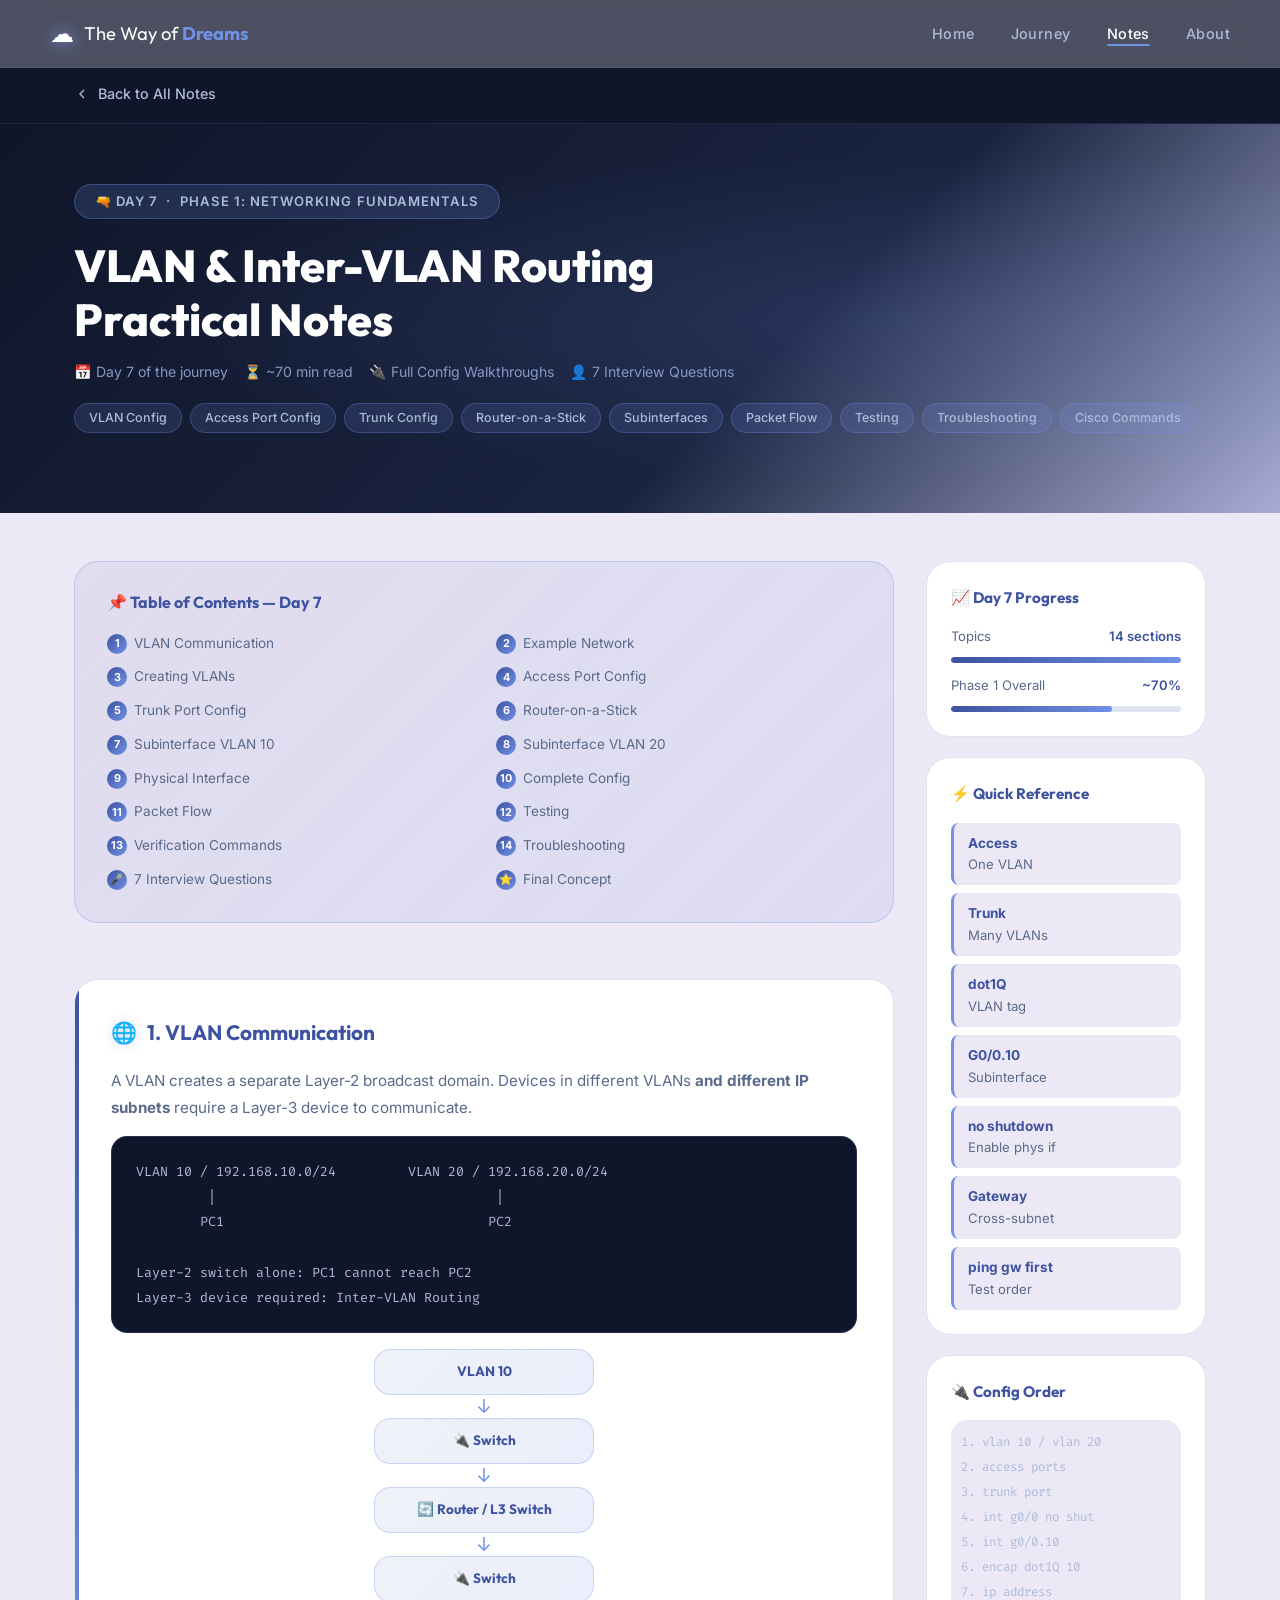
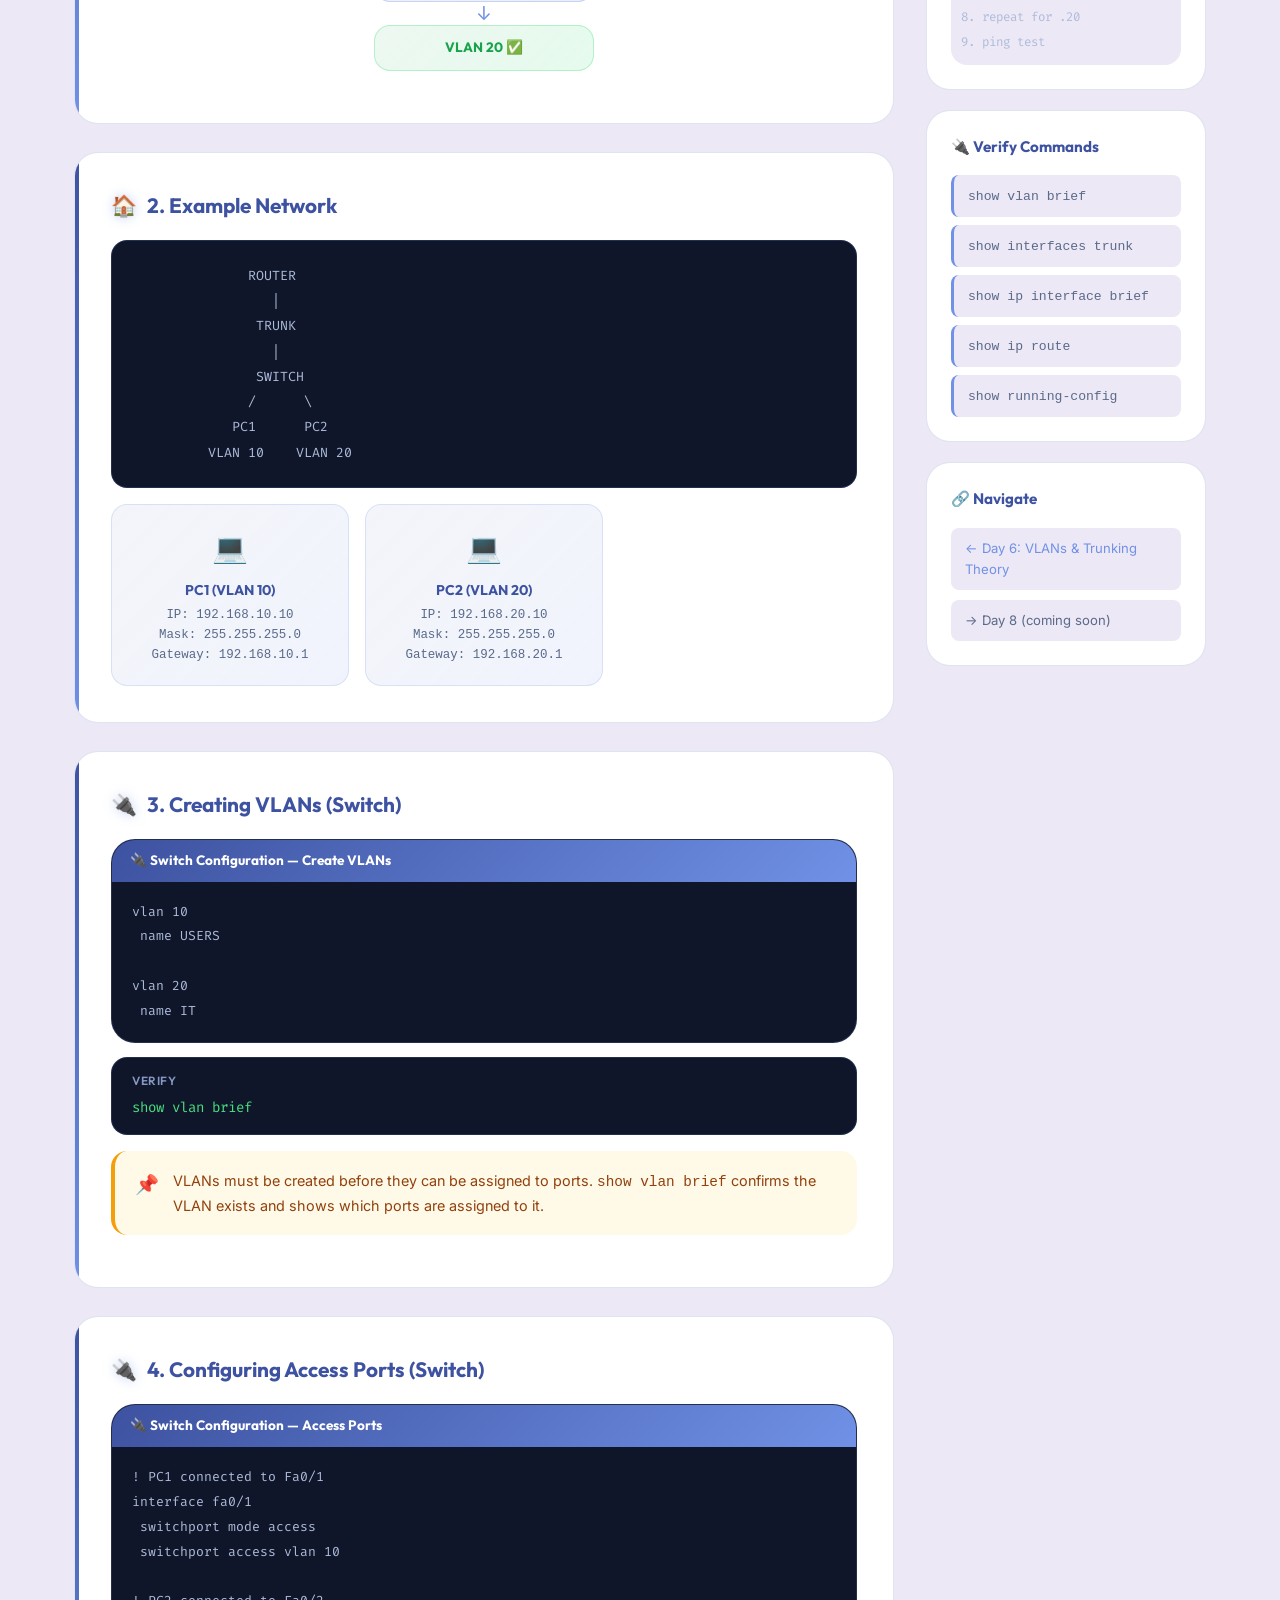
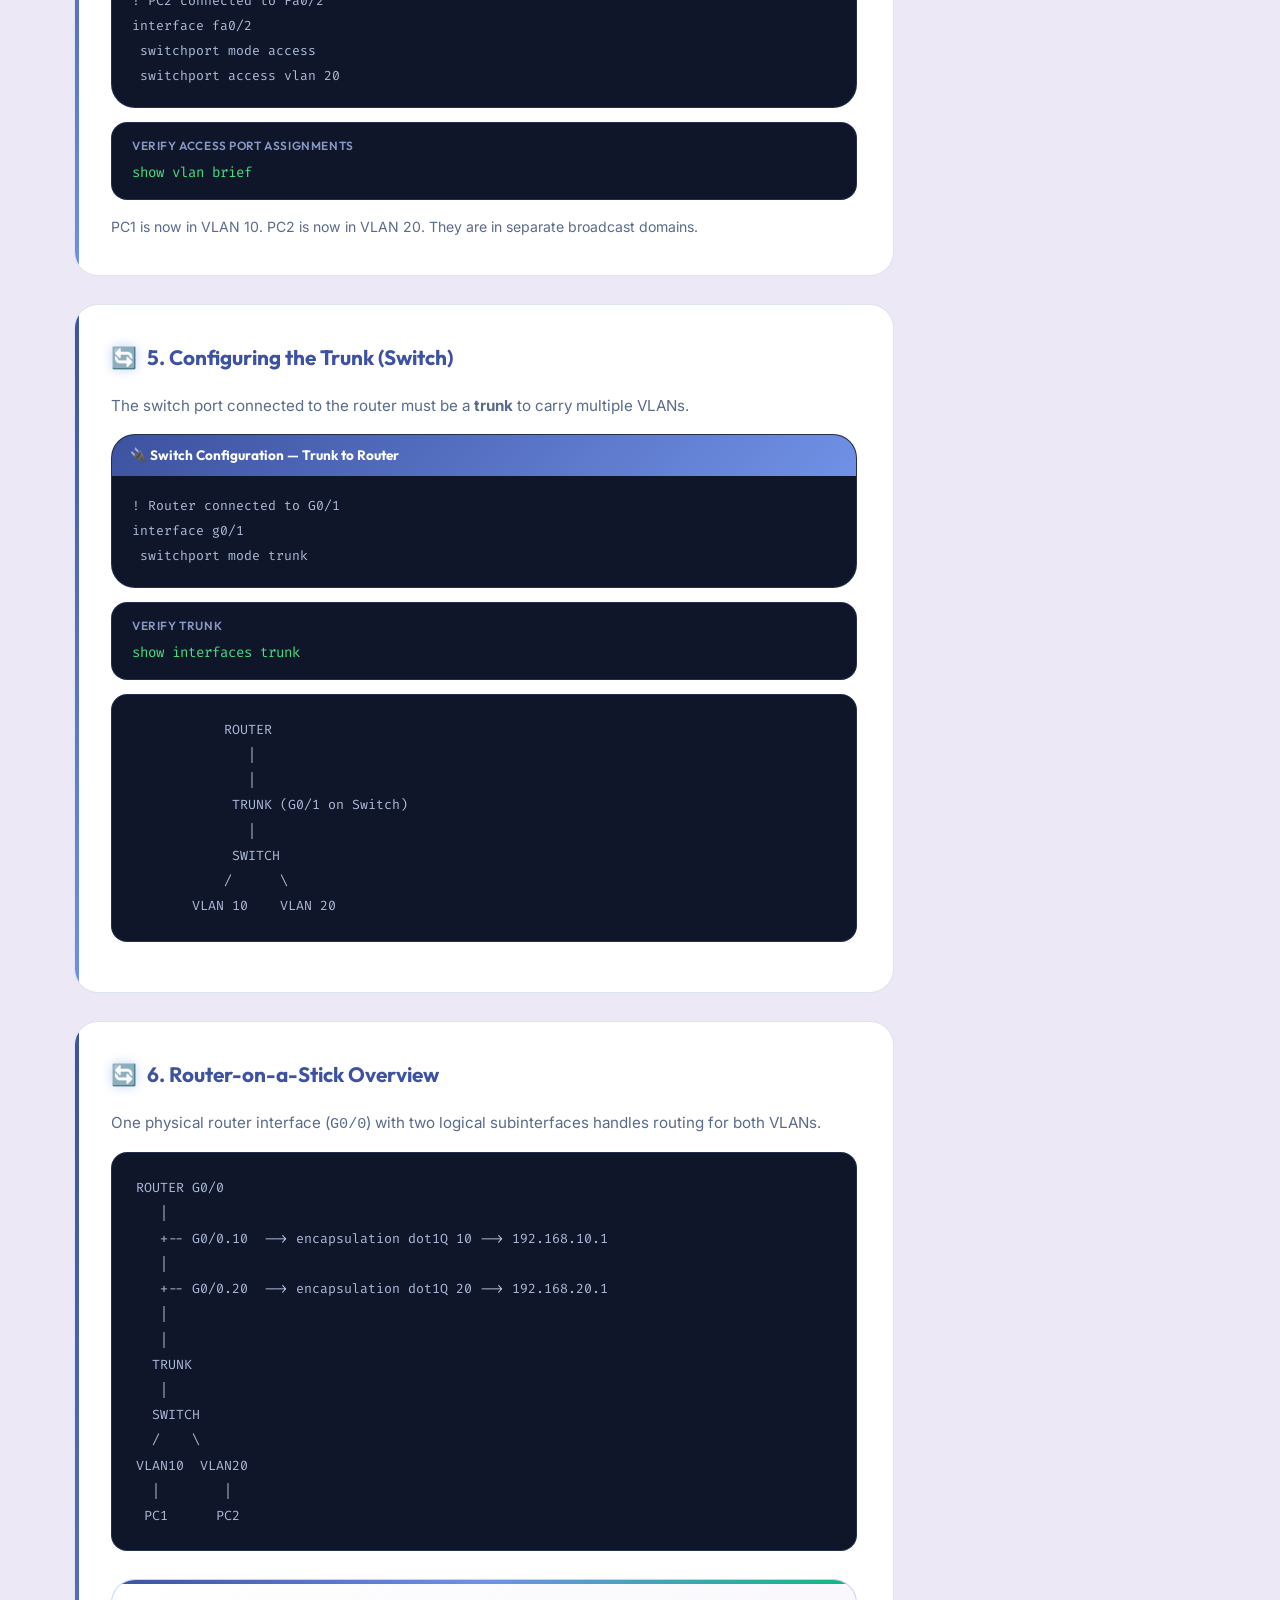
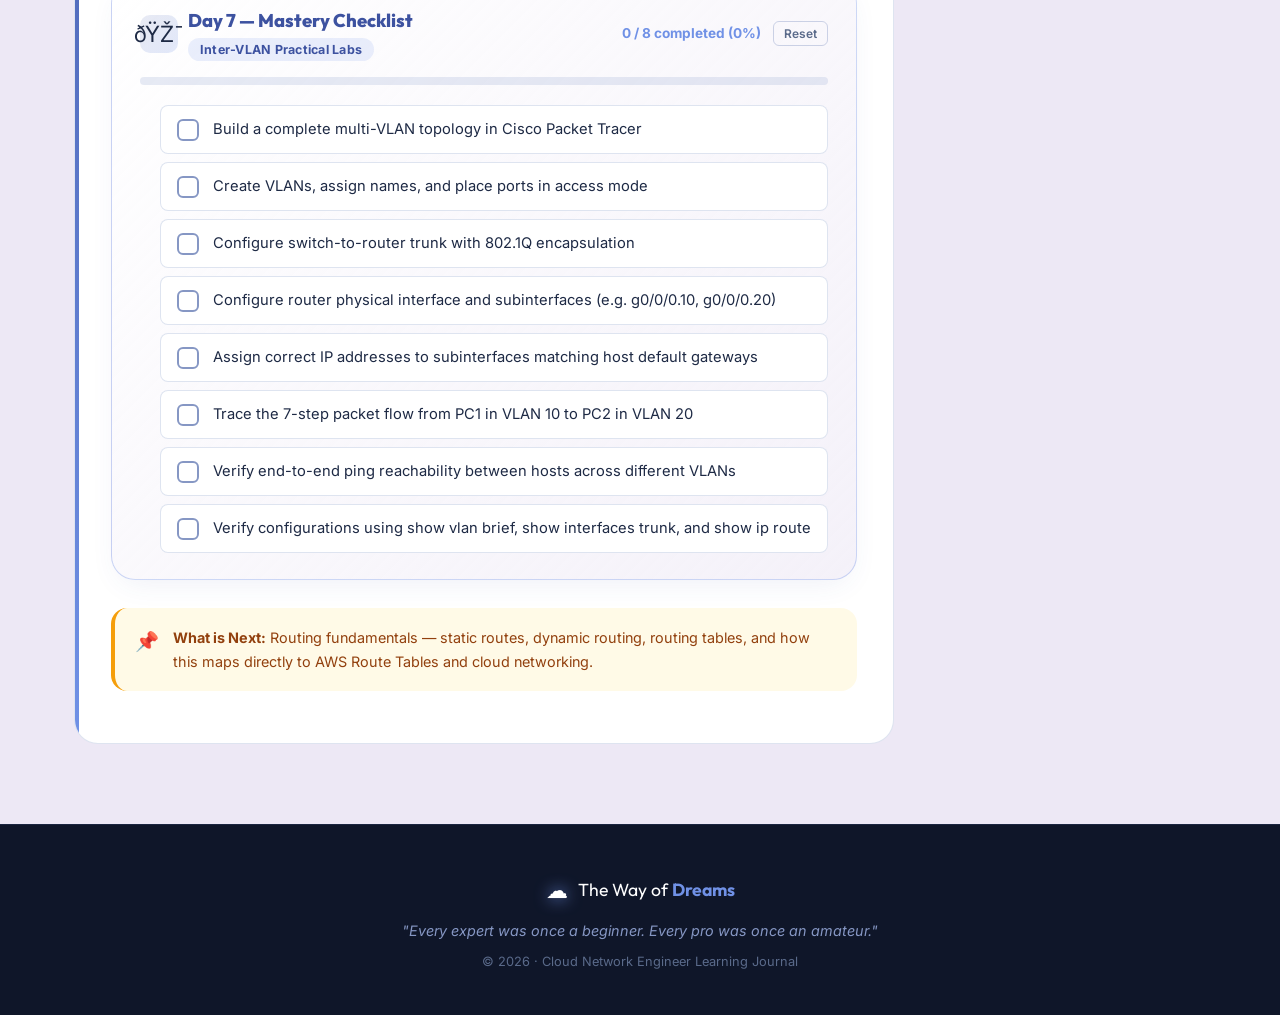
<file: day7.html>
﻿<!DOCTYPE html>
<html lang="en">
<head>
  <meta charset="UTF-8" />
  <meta name="viewport" content="width=device-width, initial-scale=1.0" />
  <title>Day 7 - VLAN &amp; Inter-VLAN Routing Practical | The Way of Dreams</title>
  <meta name="description" content="Day 7 practical notes: complete VLAN and inter-VLAN routing configuration, Router-on-a-Stick subinterfaces, packet flow step-by-step, troubleshooting guide and Cisco commands." />
  <link rel="preconnect" href="https://fonts.googleapis.com" />
  <link rel="preconnect" href="https://fonts.gstatic.com" crossorigin />
  <link href="https://fonts.googleapis.com/css2?family=Outfit:wght@300;400;500;600;700;800;900&family=Inter:wght@300;400;500;600&family=Fira+Code:wght@400;500&display=swap" rel="stylesheet" />
  <link rel="stylesheet" href="style.css" />
  <style>
    .net-diagram { background:var(--dark); border-radius:var(--radius-md); padding:22px 24px; margin:14px 0; font-family:'Fira Code','Courier New',monospace; font-size:0.83rem; color:var(--soft); line-height:1.9; border:1px solid rgba(112,145,230,0.2); overflow-x:auto; white-space:pre; }
    .toc-card { background:linear-gradient(135deg,rgba(61,82,160,0.07),rgba(112,145,230,0.12)); border:1.5px solid rgba(112,145,230,0.3); border-radius:var(--radius-lg); padding:28px 32px; margin-bottom:28px; }
    .toc-card h3 { font-family:'Outfit',sans-serif; font-size:1rem; font-weight:700; color:var(--primary); margin-bottom:14px; }
    .toc-list { list-style:none; display:grid; grid-template-columns:1fr 1fr; gap:6px 24px; padding:0; }
    .toc-list li a { color:var(--text-muted); text-decoration:none; font-size:0.85rem; display:flex; align-items:center; gap:7px; transition:var(--transition); padding:3px 0; }
    .toc-list li a:hover { color:var(--primary); padding-left:4px; }
    .toc-list li a .toc-num { background:linear-gradient(135deg,var(--primary),var(--secondary)); color:white; font-size:0.68rem; font-weight:700; width:20px; height:20px; border-radius:50%; display:flex; align-items:center; justify-content:center; flex-shrink:0; }
    @media(max-width:600px){ .toc-list{grid-template-columns:1fr;} }
    .section-anchor { scroll-margin-top:90px; }
    .cmd-group { display:flex; flex-direction:column; gap:10px; margin:14px 0; }
    .cmd-item { background:var(--dark); border-radius:var(--radius-md); padding:14px 20px; border:1px solid rgba(112,145,230,0.2); }
    .cmd-label { font-size:0.74rem; color:var(--steel); font-weight:600; margin-bottom:6px; font-family:'Outfit',sans-serif; text-transform:uppercase; letter-spacing:0.05em; }
    .cmd-code { font-family:'Fira Code',monospace; font-size:0.88rem; color:#4ade80; }
    .cmd-code.multi { white-space:pre; line-height:1.8; }
    .chain { display:flex; flex-direction:column; align-items:center; gap:0; margin:16px 0; }
    .chain-item { padding:11px 32px; border-radius:var(--radius-md); font-family:'Outfit',sans-serif; font-weight:700; font-size:0.85rem; text-align:center; min-width:220px; background:linear-gradient(135deg,rgba(61,82,160,0.08),rgba(112,145,230,0.15)); border:1.5px solid rgba(112,145,230,0.3); color:var(--primary); }
    .chain-item.green { background:linear-gradient(135deg,rgba(22,163,74,0.08),rgba(74,222,128,0.14)); border-color:rgba(74,222,128,0.35); color:#16a34a; }
    .chain-arrow { font-size:1.2rem; color:var(--secondary); line-height:1; margin:2px 0; }
    .chain-label { font-size:0.72rem; color:var(--steel); font-weight:600; margin-bottom:2px; font-family:'Outfit',sans-serif; }
    .step-list { display:flex; flex-direction:column; gap:0; margin:14px 0; }
    .step-item { display:flex; align-items:flex-start; gap:16px; padding:14px 18px; background:white; border:1.5px solid rgba(173,187,218,0.35); border-top:none; }
    .step-item:first-child { border-top:1.5px solid rgba(173,187,218,0.35); border-radius:var(--radius-md) var(--radius-md) 0 0; }
    .step-item:last-child { border-radius:0 0 var(--radius-md) var(--radius-md); }
    .step-item:hover { background:rgba(112,145,230,0.03); }
    .step-num { width:30px; height:30px; min-width:30px; background:linear-gradient(135deg,var(--primary),var(--secondary)); color:white; border-radius:50%; font-family:'Outfit',sans-serif; font-weight:700; font-size:0.8rem; display:flex; align-items:center; justify-content:center; }
    .step-body h4 { font-family:'Outfit',sans-serif; font-weight:700; color:var(--text-main); font-size:0.9rem; margin:0 0 4px; }
    .step-body p { font-size:0.84rem; color:var(--text-muted); line-height:1.6; margin:0; }
    .step-body code { font-family:'Fira Code',monospace; font-size:0.82rem; color:var(--primary); }
    .config-block { background:var(--dark); border-radius:var(--radius-lg); border:1px solid rgba(112,145,230,0.2); margin:14px 0; overflow:hidden; }
    .config-header { background:linear-gradient(135deg,var(--primary),var(--secondary)); padding:10px 18px; font-family:'Outfit',sans-serif; font-weight:700; color:white; font-size:0.85rem; display:flex; align-items:center; gap:8px; }
    .config-body { padding:18px 20px; font-family:'Fira Code',monospace; font-size:0.82rem; color:var(--soft); line-height:1.9; white-space:pre; overflow-x:auto; }
    .trouble-block { background:white; border:1.5px solid rgba(173,187,218,0.4); border-radius:var(--radius-lg); padding:20px 24px; margin:10px 0; }
    .trouble-title { font-family:'Outfit',sans-serif; font-weight:700; color:var(--primary); font-size:0.9rem; margin-bottom:8px; display:flex; align-items:center; gap:8px; }
    .iq-list { list-style:none; display:flex; flex-direction:column; gap:8px; counter-reset:iq-counter; padding:0; }
    .iq-list li { counter-increment:iq-counter; background:var(--lightest); border-left:3px solid var(--secondary); border-radius:0 var(--radius-sm) var(--radius-sm) 0; padding:10px 16px 10px 46px; font-size:0.88rem; color:var(--text-muted); position:relative; }
    .iq-list li::before { content:"Q" counter(iq-counter); position:absolute; left:10px; font-family:'Outfit',sans-serif; font-weight:700; font-size:0.72rem; color:var(--secondary); top:50%; transform:translateY(-50%); }
    .iq-answer { background:rgba(112,145,230,0.07); border-left:3px solid var(--secondary); border-radius:0 var(--radius-sm) var(--radius-sm) 0; padding:8px 14px; font-size:0.84rem; color:var(--text-muted); margin-top:4px; margin-bottom:6px; }
    .quick-pairs { display:grid; grid-template-columns:1fr 1fr; gap:14px; margin:14px 0; }
    .qp { background:var(--lightest); border-radius:var(--radius-md); padding:16px 18px; border-left:3px solid var(--secondary); }
    .qp-top { font-family:'Fira Code',monospace; font-size:0.85rem; color:var(--primary); font-weight:700; }
    .qp-arrow { color:var(--secondary); font-size:0.9rem; margin:3px 0; }
    .qp-bot { font-family:'Outfit',sans-serif; font-size:0.82rem; color:var(--text-muted); font-weight:600; }
    @media(max-width:540px){ .quick-pairs{grid-template-columns:1fr;} }
    .cheat-grid { display:grid; grid-template-columns:1fr 1fr; gap:20px; margin:14px 0; }
    .cheat-col { background:var(--dark); border-radius:var(--radius-lg); padding:22px 24px; border:1px solid rgba(112,145,230,0.2); }
    .cheat-col h4 { font-family:'Outfit',sans-serif; font-weight:800; color:var(--secondary); font-size:0.95rem; margin-bottom:14px; }
    .cheat-col ul { list-style:none; display:flex; flex-direction:column; gap:7px; padding:0; }
    .cheat-col li { font-family:'Fira Code',monospace; font-size:0.82rem; color:var(--soft); padding-left:16px; position:relative; }
    .cheat-col li::before { content:'›'; position:absolute; left:0; color:var(--secondary); font-weight:700; }
    @media(max-width:640px){ .cheat-grid{grid-template-columns:1fr;} }
  </style>
</head>
<body class="day-page-body">

  <nav class="navbar" id="navbar">
    <div class="nav-inner">
      <a href="index.html" class="nav-logo">
        <span class="logo-icon">&#9729;</span>
        <span class="logo-text">The Way of <strong>Dreams</strong></span>
      </a>
      <ul class="nav-links" id="navLinks">
        <li><a href="index.html">Home</a></li>
        <li><a href="index.html#journey">Journey</a></li>
        <li><a href="index.html#notes-grid" class="active">Notes</a></li>
        <li><a href="index.html#about">About</a></li>
      </ul>
      <button class="hamburger" id="hamburger" aria-label="Toggle menu">
        <span></span><span></span><span></span>
      </button>
    </div>
  </nav>

  <div class="back-bar">
    <div class="container">
      <a href="index.html#notes-grid" class="back-link">
        <svg width="16" height="16" viewBox="0 0 24 24" fill="none" stroke="currentColor" stroke-width="2"><polyline points="15 18 9 12 15 6"/></svg>
        Back to All Notes
      </a>
    </div>
  </div>

  <div class="day-hero">
    <div class="container day-hero-inner">
      <div class="day-number">&#128299; Day 7 &nbsp;&middot;&nbsp; Phase 1: Networking Fundamentals</div>
      <h1 class="day-title">VLAN &amp; Inter-VLAN Routing<br/>Practical Notes</h1>
      <div class="day-meta">
        <span>&#128197; Day 7 of the journey</span>
        <span>&#9203; ~70 min read</span>
        <span>&#128268; Full Config Walkthroughs</span>
        <span>&#128100; 7 Interview Questions</span>
      </div>
      <div class="day-tags">
        <span class="day-tag">VLAN Config</span>
        <span class="day-tag">Access Port Config</span>
        <span class="day-tag">Trunk Config</span>
        <span class="day-tag">Router-on-a-Stick</span>
        <span class="day-tag">Subinterfaces</span>
        <span class="day-tag">Packet Flow</span>
        <span class="day-tag">Testing</span>
        <span class="day-tag">Troubleshooting</span>
        <span class="day-tag">Cisco Commands</span>
      </div>
    </div>
  </div>

  <div class="container">
    <div class="note-layout">
      <main class="note-main">

        <div class="toc-card">
          <h3>&#128204; Table of Contents &mdash; Day 7</h3>
          <ul class="toc-list">
            <li><a href="#s1"><span class="toc-num">1</span>VLAN Communication</a></li>
            <li><a href="#s2"><span class="toc-num">2</span>Example Network</a></li>
            <li><a href="#s3"><span class="toc-num">3</span>Creating VLANs</a></li>
            <li><a href="#s4"><span class="toc-num">4</span>Access Port Config</a></li>
            <li><a href="#s5"><span class="toc-num">5</span>Trunk Port Config</a></li>
            <li><a href="#s6"><span class="toc-num">6</span>Router-on-a-Stick</a></li>
            <li><a href="#s7"><span class="toc-num">7</span>Subinterface VLAN 10</a></li>
            <li><a href="#s8"><span class="toc-num">8</span>Subinterface VLAN 20</a></li>
            <li><a href="#s9"><span class="toc-num">9</span>Physical Interface</a></li>
            <li><a href="#s10"><span class="toc-num">10</span>Complete Config</a></li>
            <li><a href="#s11"><span class="toc-num">11</span>Packet Flow</a></li>
            <li><a href="#s12"><span class="toc-num">12</span>Testing</a></li>
            <li><a href="#s13"><span class="toc-num">13</span>Verification Commands</a></li>
            <li><a href="#s14"><span class="toc-num">14</span>Troubleshooting</a></li>
            <li><a href="#iq"><span class="toc-num">&#127908;</span>7 Interview Questions</a></li>
            <li><a href="#summary"><span class="toc-num">&#11088;</span>Final Concept</a></li>
          </ul>
        </div>

        <!-- S1 -->
        <div class="note-block section-anchor" id="s1">
          <h2 class="block-title"><span class="block-icon">&#127760;</span>1. VLAN Communication</h2>
          <p>A VLAN creates a separate Layer-2 broadcast domain. Devices in different VLANs <strong>and different IP subnets</strong> require a Layer-3 device to communicate.</p>
          <div class="net-diagram">VLAN 10 / 192.168.10.0/24         VLAN 20 / 192.168.20.0/24
         |                                   |
        PC1                                 PC2

Layer-2 switch alone: PC1 cannot reach PC2
Layer-3 device required: Inter-VLAN Routing</div>
          <div class="chain">
            <div class="chain-item">VLAN 10</div>
            <div class="chain-arrow">&#8595;</div>
            <div class="chain-item">&#128268; Switch</div>
            <div class="chain-arrow">&#8595;</div>
            <div class="chain-item">&#128260; Router / L3 Switch</div>
            <div class="chain-arrow">&#8595;</div>
            <div class="chain-item">&#128268; Switch</div>
            <div class="chain-arrow">&#8595;</div>
            <div class="chain-item green">VLAN 20 &#9989;</div>
          </div>
        </div>

        <!-- S2 -->
        <div class="note-block section-anchor" id="s2">
          <h2 class="block-title"><span class="block-icon">&#127968;</span>2. Example Network</h2>
          <div class="net-diagram">              ROUTER
                 |
               TRUNK
                 |
               SWITCH
              /      \
            PC1      PC2
         VLAN 10    VLAN 20</div>
          <div class="concept-grid" style="margin-top:16px;">
            <div class="concept-card">
              <div class="cc-icon">&#128187;</div>
              <div class="cc-title">PC1 (VLAN 10)</div>
              <div class="cc-desc"><code>IP:      192.168.10.10</code><br/><code>Mask:    255.255.255.0</code><br/><code>Gateway: 192.168.10.1</code></div>
            </div>
            <div class="concept-card">
              <div class="cc-icon">&#128187;</div>
              <div class="cc-title">PC2 (VLAN 20)</div>
              <div class="cc-desc"><code>IP:      192.168.20.10</code><br/><code>Mask:    255.255.255.0</code><br/><code>Gateway: 192.168.20.1</code></div>
            </div>
          </div>
        </div>

        <!-- S3 -->
        <div class="note-block section-anchor" id="s3">
          <h2 class="block-title"><span class="block-icon">&#128268;</span>3. Creating VLANs (Switch)</h2>
          <div class="config-block">
            <div class="config-header">&#128268; Switch Configuration &mdash; Create VLANs</div>
            <div class="config-body">vlan 10
 name USERS

vlan 20
 name IT</div>
          </div>
          <div class="cmd-group">
            <div class="cmd-item">
              <div class="cmd-label">Verify</div>
              <div class="cmd-code">show vlan brief</div>
            </div>
          </div>
          <div class="callout callout-note">
            <span class="callout-icon">&#128204;</span>
            <div>VLANs must be created before they can be assigned to ports. <code>show vlan brief</code> confirms the VLAN exists and shows which ports are assigned to it.</div>
          </div>
        </div>

        <!-- S4 -->
        <div class="note-block section-anchor" id="s4">
          <h2 class="block-title"><span class="block-icon">&#128268;</span>4. Configuring Access Ports (Switch)</h2>
          <div class="config-block">
            <div class="config-header">&#128268; Switch Configuration &mdash; Access Ports</div>
            <div class="config-body">! PC1 connected to Fa0/1
interface fa0/1
 switchport mode access
 switchport access vlan 10

! PC2 connected to Fa0/2
interface fa0/2
 switchport mode access
 switchport access vlan 20</div>
          </div>
          <div class="cmd-group">
            <div class="cmd-item">
              <div class="cmd-label">Verify access port assignments</div>
              <div class="cmd-code">show vlan brief</div>
            </div>
          </div>
          <p style="font-size:0.88rem;color:var(--text-muted);">PC1 is now in VLAN 10. PC2 is now in VLAN 20. They are in separate broadcast domains.</p>
        </div>

        <!-- S5 -->
        <div class="note-block section-anchor" id="s5">
          <h2 class="block-title"><span class="block-icon">&#128260;</span>5. Configuring the Trunk (Switch)</h2>
          <p>The switch port connected to the router must be a <strong>trunk</strong> to carry multiple VLANs.</p>
          <div class="config-block">
            <div class="config-header">&#128268; Switch Configuration &mdash; Trunk to Router</div>
            <div class="config-body">! Router connected to G0/1
interface g0/1
 switchport mode trunk</div>
          </div>
          <div class="cmd-group">
            <div class="cmd-item">
              <div class="cmd-label">Verify trunk</div>
              <div class="cmd-code">show interfaces trunk</div>
            </div>
          </div>
          <div class="net-diagram">           ROUTER
              |
              |
            TRUNK (G0/1 on Switch)
              |
            SWITCH
           /      \
       VLAN 10    VLAN 20</div>
        </div>

        <!-- S6 -->
        <div class="note-block section-anchor" id="s6">
          <h2 class="block-title"><span class="block-icon">&#128260;</span>6. Router-on-a-Stick Overview</h2>
          <p>One physical router interface (<code>G0/0</code>) with two logical subinterfaces handles routing for both VLANs.</p>
          <div class="net-diagram">ROUTER G0/0
   |
   +-- G0/0.10  --> encapsulation dot1Q 10 --> 192.168.10.1
   |
   +-- G0/0.20  --> encapsulation dot1Q 20 --> 192.168.20.1
   |
   |
  TRUNK
   |
  SWITCH
  /    \
VLAN10  VLAN20
  |        |
 PC1      PC2</div>
                  <!-- INTERACTIVE COMPLETION CHECKLIST -->
        <div class="checklist-card section-anchor" id="checklist" data-checklist-id="day7">
          <div class="checklist-header">
            <div class="checklist-title-group">
              <div class="checklist-icon">ðŸŽ¯</div>
              <div>
                <h3 class="checklist-title">Day 7 &mdash; Mastery Checklist</h3>
                <span class="checklist-badge">Inter-VLAN Practical Labs</span>
              </div>
            </div>
            <div class="checklist-meta">
              <span class="checklist-progress-text">0 / 8 completed (0%)</span>
              <button class="checklist-reset-btn" title="Reset this checklist">Reset</button>
            </div>
          </div>
          <div class="checklist-progress-bar">
            <div class="checklist-progress-fill"></div>
          </div>
          <ul class="checklist-items">
          <li class="checklist-item">
            <div class="chk-box">
              <svg class="chk-svg" viewBox="0 0 24 24"><polyline points="20 6 9 17 4 12"></polyline></svg>
            </div>
            <span class="chk-label">Build a complete multi-VLAN topology in Cisco Packet Tracer</span>
          </li>
          <li class="checklist-item">
            <div class="chk-box">
              <svg class="chk-svg" viewBox="0 0 24 24"><polyline points="20 6 9 17 4 12"></polyline></svg>
            </div>
            <span class="chk-label">Create VLANs, assign names, and place ports in access mode</span>
          </li>
          <li class="checklist-item">
            <div class="chk-box">
              <svg class="chk-svg" viewBox="0 0 24 24"><polyline points="20 6 9 17 4 12"></polyline></svg>
            </div>
            <span class="chk-label">Configure switch-to-router trunk with 802.1Q encapsulation</span>
          </li>
          <li class="checklist-item">
            <div class="chk-box">
              <svg class="chk-svg" viewBox="0 0 24 24"><polyline points="20 6 9 17 4 12"></polyline></svg>
            </div>
            <span class="chk-label">Configure router physical interface and subinterfaces (e.g. g0/0/0.10, g0/0/0.20)</span>
          </li>
          <li class="checklist-item">
            <div class="chk-box">
              <svg class="chk-svg" viewBox="0 0 24 24"><polyline points="20 6 9 17 4 12"></polyline></svg>
            </div>
            <span class="chk-label">Assign correct IP addresses to subinterfaces matching host default gateways</span>
          </li>
          <li class="checklist-item">
            <div class="chk-box">
              <svg class="chk-svg" viewBox="0 0 24 24"><polyline points="20 6 9 17 4 12"></polyline></svg>
            </div>
            <span class="chk-label">Trace the 7-step packet flow from PC1 in VLAN 10 to PC2 in VLAN 20</span>
          </li>
          <li class="checklist-item">
            <div class="chk-box">
              <svg class="chk-svg" viewBox="0 0 24 24"><polyline points="20 6 9 17 4 12"></polyline></svg>
            </div>
            <span class="chk-label">Verify end-to-end ping reachability between hosts across different VLANs</span>
          </li>
          <li class="checklist-item">
            <div class="chk-box">
              <svg class="chk-svg" viewBox="0 0 24 24"><polyline points="20 6 9 17 4 12"></polyline></svg>
            </div>
            <span class="chk-label">Verify configurations using show vlan brief, show interfaces trunk, and show ip route</span>
          </li>
          </ul>
          <div class="checklist-complete-banner">
            <h4>ðŸŽ‰ Day 7 Completed! Outstanding Work!</h4>
            <p>You have mastered all core competencies for today. Keep up this consistency on your cloud network journey!</p>
          </div>
        </div>

          <div class="callout callout-note" style="margin-top:12px;">
            <span class="callout-icon">&#128204;</span>
            <div><strong>What is Next:</strong> Routing fundamentals &mdash; static routes, dynamic routing, routing tables, and how this maps directly to AWS Route Tables and cloud networking.</div>
          </div>
        </div>

      </main>

      <aside class="note-sidebar">
        <div class="sidebar-card">
          <div class="sidebar-title">&#128200; Day 7 Progress</div>
          <div>
            <div class="progress-item"><span>Topics</span><span style="color:var(--primary);font-weight:600;">14 sections</span></div>
            <div class="progress-bar"><div class="progress-fill" data-width="100" style="width:0%"></div></div>
          </div>
          <div style="margin-top:12px;">
            <div class="progress-item"><span>Phase 1 Overall</span><span style="color:var(--primary);font-weight:600;">~70%</span></div>
            <div class="progress-bar"><div class="progress-fill" data-width="70" style="width:0%"></div></div>
          </div>
        </div>

        <div class="sidebar-card">
          <div class="sidebar-title">&#9889; Quick Reference</div>
          <ul class="key-terms-list">
            <li><strong>Access</strong> One VLAN</li>
            <li><strong>Trunk</strong> Many VLANs</li>
            <li><strong>dot1Q</strong> VLAN tag</li>
            <li><strong>G0/0.10</strong> Subinterface</li>
            <li><strong>no shutdown</strong> Enable phys if</li>
            <li><strong>Gateway</strong> Cross-subnet</li>
            <li><strong>ping gw first</strong> Test order</li>
          </ul>
        </div>

        <div class="sidebar-card">
          <div class="sidebar-title">&#128268; Config Order</div>
          <div style="font-family:'Fira Code',monospace;font-size:0.78rem;color:var(--soft);line-height:2;padding:10px;background:var(--lightest);border-radius:var(--radius-md);">
            1. vlan 10 / vlan 20<br/>
            2. access ports<br/>
            3. trunk port<br/>
            4. int g0/0 no shut<br/>
            5. int g0/0.10<br/>
            6. encap dot1Q 10<br/>
            7. ip address<br/>
            8. repeat for .20<br/>
            9. ping test
          </div>
        </div>

        <div class="sidebar-card">
          <div class="sidebar-title">&#128268; Verify Commands</div>
          <ul class="key-terms-list">
            <li><code>show vlan brief</code></li>
            <li><code>show interfaces trunk</code></li>
            <li><code>show ip interface brief</code></li>
            <li><code>show ip route</code></li>
            <li><code>show running-config</code></li>
          </ul>
        </div>

        <div class="sidebar-card">
          <div class="sidebar-title">&#128279; Navigate</div>
          <div style="display:flex;flex-direction:column;gap:10px;">
            <a href="day6.html" style="color:var(--secondary);font-size:0.82rem;padding:10px 14px;background:var(--lightest);border-radius:var(--radius-sm);text-decoration:none;display:flex;align-items:center;gap:6px;">
              &#8592; Day 6: VLANs &amp; Trunking Theory
            </a>
            <span style="color:var(--text-muted);font-size:0.82rem;padding:10px 14px;background:var(--lightest);border-radius:var(--radius-sm);">
              &#8594; Day 8 (coming soon)
            </span>
          </div>
        </div>
      </aside>
    </div>
  </div>

  <footer class="footer">
    <div class="container">
      <div class="footer-inner">
        <div class="footer-brand"><span class="logo-icon">&#9729;</span><span>The Way of <strong>Dreams</strong></span></div>
        <p class="footer-quote">"Every expert was once a beginner. Every pro was once an amateur."</p>
        <p class="footer-copy">&#169; 2026 &middot; Cloud Network Engineer Learning Journal</p>
      </div>
    </div>
  </footer>
  <script src="script.js"></script>
</body>
</html>
</file>
<file: style.css>
﻿/* ===================================================
   THE WAY OF DREAMS — style.css
   Color Palette:
   --primary:   #3D52A0
   --secondary: #7091E6
   --steel:     #8697C4
   --soft:      #ADBBDA
   --lightest:  #EDE8F5
=================================================== */

/* ── RESET & BASE ── */
*, *::before, *::after { box-sizing: border-box; margin: 0; padding: 0; }

:root {
  --primary:   #3D52A0;
  --secondary: #7091E6;
  --steel:     #8697C4;
  --soft:      #ADBBDA;
  --lightest:  #EDE8F5;
  --dark:      #0f1629;
  --dark2:     #1a2340;
  --dark3:     #22304f;
  --white:     #ffffff;
  --text-main: #1e2a45;
  --text-muted:#5a6a8a;

  --radius-sm: 8px;
  --radius-md: 16px;
  --radius-lg: 24px;
  --radius-xl: 32px;

  --shadow-sm: 0 2px 8px rgba(61,82,160,0.12);
  --shadow-md: 0 8px 32px rgba(61,82,160,0.18);
  --shadow-lg: 0 24px 64px rgba(61,82,160,0.22);

  --transition: 0.3s cubic-bezier(0.4,0,0.2,1);
}

html { scroll-behavior: smooth; }

body {
  font-family: 'Inter', sans-serif;
  background: var(--lightest);
  color: var(--text-main);
  overflow-x: hidden;
  line-height: 1.6;
}

/* ── SCROLLBAR ── */
::-webkit-scrollbar { width: 6px; }
::-webkit-scrollbar-track { background: var(--lightest); }
::-webkit-scrollbar-thumb { background: var(--secondary); border-radius: 99px; }

/* ── CONTAINER ── */
.container { max-width: 1180px; margin: 0 auto; padding: 0 24px; }

/* ── NAVBAR ── */
.navbar {
  position: fixed;
  top: 0; left: 0; right: 0;
  z-index: 1000;
  padding: 0 32px;
  height: 68px;
  display: flex;
  align-items: center;
  background: rgba(15, 22, 41, 0.72);
  backdrop-filter: blur(20px);
  -webkit-backdrop-filter: blur(20px);
  border-bottom: 1px solid rgba(112,145,230,0.15);
  transition: var(--transition);
}
.navbar.scrolled {
  background: rgba(15,22,41,0.95);
  box-shadow: var(--shadow-md);
}
.nav-inner {
  width: 100%;
  max-width: 1180px;
  margin: 0 auto;
  display: flex;
  align-items: center;
  justify-content: space-between;
}
.nav-logo {
  display: flex; align-items: center; gap: 10px;
  text-decoration: none;
  color: var(--white);
  font-family: 'Outfit', sans-serif;
  font-size: 1.15rem;
}
.nav-logo .logo-icon {
  font-size: 1.5rem;
  filter: drop-shadow(0 0 8px var(--secondary));
}
.nav-logo strong { color: var(--secondary); }

.nav-links {
  display: flex;
  gap: 36px;
  list-style: none;
}
.nav-links a {
  text-decoration: none;
  color: var(--soft);
  font-size: 0.9rem;
  font-weight: 500;
  letter-spacing: 0.03em;
  transition: var(--transition);
  position: relative;
}
.nav-links a::after {
  content: '';
  position: absolute;
  bottom: -4px; left: 0;
  width: 0; height: 2px;
  background: var(--secondary);
  transition: var(--transition);
  border-radius: 2px;
}
.nav-links a:hover, .nav-links a.active {
  color: var(--white);
}
.nav-links a:hover::after, .nav-links a.active::after { width: 100%; }

.hamburger {
  display: none;
  flex-direction: column;
  gap: 5px;
  background: none;
  border: none;
  cursor: pointer;
  padding: 4px;
}
.hamburger span {
  display: block;
  width: 24px; height: 2px;
  background: var(--soft);
  border-radius: 2px;
  transition: var(--transition);
}

/* ── HERO ── */
.hero {
  position: relative;
  min-height: 100vh;
  display: flex;
  align-items: center;
  justify-content: center;
  overflow: hidden;
  text-align: center;
}
.hero-bg {
  position: absolute;
  inset: 0;
  background: url('hero_bg.jpg') center/cover no-repeat;
  transform: scale(1.05);
  transition: transform 8s ease;
}
.hero:hover .hero-bg { transform: scale(1); }
.hero-overlay {
  position: absolute;
  inset: 0;
  background: linear-gradient(
    135deg,
    rgba(15,22,41,0.88) 0%,
    rgba(61,82,160,0.55) 50%,
    rgba(15,22,41,0.9) 100%
  );
}
.hero-particles {
  position: absolute;
  inset: 0;
  pointer-events: none;
  overflow: hidden;
}
.particle {
  position: absolute;
  border-radius: 50%;
  background: var(--secondary);
  opacity: 0.15;
  animation: float-up linear infinite;
}
@keyframes float-up {
  0%   { transform: translateY(100vh) scale(0); opacity: 0; }
  10%  { opacity: 0.15; }
  90%  { opacity: 0.1; }
  100% { transform: translateY(-10vh) scale(1); opacity: 0; }
}

.hero-content {
  position: relative;
  z-index: 2;
  max-width: 760px;
  padding: 120px 24px 80px;
}
.hero-badge {
  display: inline-flex;
  align-items: center;
  gap: 8px;
  background: rgba(112,145,230,0.18);
  border: 1px solid rgba(112,145,230,0.35);
  color: var(--soft);
  border-radius: 99px;
  padding: 6px 18px;
  font-size: 0.82rem;
  font-weight: 500;
  letter-spacing: 0.05em;
  text-transform: uppercase;
  margin-bottom: 28px;
  backdrop-filter: blur(8px);
}
.badge-dot {
  width: 7px; height: 7px;
  border-radius: 50%;
  background: #4ade80;
  box-shadow: 0 0 8px #4ade80;
  animation: pulse-dot 2s infinite;
}
@keyframes pulse-dot {
  0%,100% { box-shadow: 0 0 8px #4ade80; }
  50%      { box-shadow: 0 0 20px #4ade80; }
}

.hero-title {
  font-family: 'Outfit', sans-serif;
  font-size: clamp(2.8rem, 7vw, 5.2rem);
  font-weight: 800;
  line-height: 1.08;
  color: var(--white);
  margin-bottom: 20px;
  letter-spacing: -0.02em;
}
.gradient-text {
  background: linear-gradient(135deg, var(--secondary) 0%, var(--soft) 60%, var(--lightest) 100%);
  -webkit-background-clip: text;
  -webkit-text-fill-color: transparent;
  background-clip: text;
  filter: drop-shadow(0 0 32px rgba(112,145,230,0.5));
}
.hero-subtitle {
  color: var(--soft);
  font-size: 1.12rem;
  font-weight: 400;
  max-width: 580px;
  margin: 0 auto 40px;
  line-height: 1.7;
}

/* Hero Stats */
.hero-stats {
  display: flex;
  align-items: center;
  justify-content: center;
  gap: 0;
  background: rgba(255,255,255,0.06);
  border: 1px solid rgba(112,145,230,0.25);
  border-radius: var(--radius-xl);
  padding: 20px 40px;
  margin-bottom: 36px;
  backdrop-filter: blur(12px);
  width: fit-content;
  margin-left: auto; margin-right: auto;
}
.stat { text-align: center; padding: 0 32px; }
.stat-num {
  display: block;
  font-family: 'Outfit', sans-serif;
  font-size: 2.2rem;
  font-weight: 800;
  color: var(--white);
  line-height: 1;
}
.stat-label {
  display: block;
  font-size: 0.78rem;
  color: var(--steel);
  text-transform: uppercase;
  letter-spacing: 0.08em;
  margin-top: 4px;
}
.stat-divider {
  width: 1px;
  height: 40px;
  background: rgba(112,145,230,0.3);
}

/* Hero Buttons */
.hero-actions { display: flex; gap: 16px; justify-content: center; flex-wrap: wrap; }
.btn {
  display: inline-flex;
  align-items: center;
  gap: 8px;
  padding: 14px 32px;
  border-radius: 99px;
  font-family: 'Outfit', sans-serif;
  font-size: 0.95rem;
  font-weight: 600;
  text-decoration: none;
  transition: var(--transition);
  cursor: pointer;
  border: none;
  letter-spacing: 0.02em;
}
.btn-primary {
  background: linear-gradient(135deg, var(--primary), var(--secondary));
  color: var(--white);
  box-shadow: 0 8px 32px rgba(112,145,230,0.35);
}
.btn-primary:hover {
  transform: translateY(-3px);
  box-shadow: 0 16px 48px rgba(112,145,230,0.5);
}
.btn-outline {
  background: rgba(255,255,255,0.08);
  color: var(--soft);
  border: 1px solid rgba(112,145,230,0.4);
  backdrop-filter: blur(8px);
}
.btn-outline:hover {
  background: rgba(112,145,230,0.15);
  color: var(--white);
  transform: translateY(-3px);
}

.hero-scroll-hint {
  position: absolute;
  bottom: 36px; left: 50%;
  transform: translateX(-50%);
  display: flex;
  flex-direction: column;
  align-items: center;
  gap: 8px;
  z-index: 2;
  color: var(--steel);
  font-size: 0.78rem;
  letter-spacing: 0.06em;
  text-transform: uppercase;
  animation: fade-in-up 1s 1s both;
}
.scroll-arrow {
  width: 20px; height: 20px;
  border-right: 2px solid var(--steel);
  border-bottom: 2px solid var(--steel);
  transform: rotate(45deg);
  animation: bounce-down 1.6s infinite;
}
@keyframes bounce-down {
  0%,100% { transform: rotate(45deg) translateY(0); }
  50%      { transform: rotate(45deg) translateY(6px); }
}
@keyframes fade-in-up {
  from { opacity:0; transform: translateX(-50%) translateY(20px); }
  to   { opacity:1; transform: translateX(-50%) translateY(0); }
}

/* ── SECTIONS SHARED ── */
section { padding: 96px 0; }

.section-header {
  text-align: center;
  margin-bottom: 60px;
}
.section-tag {
  display: inline-block;
  background: linear-gradient(135deg, rgba(61,82,160,0.1), rgba(112,145,230,0.15));
  border: 1px solid rgba(112,145,230,0.3);
  color: var(--primary);
  padding: 6px 18px;
  border-radius: 99px;
  font-size: 0.82rem;
  font-weight: 600;
  letter-spacing: 0.05em;
  text-transform: uppercase;
  margin-bottom: 16px;
}
.section-title {
  font-family: 'Outfit', sans-serif;
  font-size: clamp(1.9rem, 4vw, 2.8rem);
  font-weight: 800;
  color: var(--dark);
  letter-spacing: -0.02em;
  margin-bottom: 14px;
}
.section-desc {
  color: var(--text-muted);
  font-size: 1rem;
  max-width: 540px;
  margin: 0 auto;
  line-height: 1.7;
}

/* ── JOURNEY / ROADMAP ── */
.journey-section {
  background: linear-gradient(160deg, var(--dark) 0%, var(--dark2) 100%);
  padding: 96px 0;
}
.journey-section .section-tag { color: var(--soft); border-color: rgba(112,145,230,0.4); background: rgba(112,145,230,0.1); }
.journey-section .section-title { color: var(--white); }
.journey-section .section-desc  { color: var(--steel); }

.roadmap {
  display: grid;
  gap: 20px;
  max-width: 820px;
  margin: 0 auto;
  position: relative;
}
.roadmap::before {
  content: '';
  position: absolute;
  left: 31px; top: 0; bottom: 0;
  width: 2px;
  background: linear-gradient(to bottom, var(--secondary), rgba(112,145,230,0.1));
}

.roadmap-item {
  display: flex;
  align-items: flex-start;
  gap: 24px;
  background: rgba(255,255,255,0.04);
  border: 1px solid rgba(112,145,230,0.15);
  border-radius: var(--radius-lg);
  padding: 28px;
  position: relative;
  transition: var(--transition);
}
.roadmap-item:hover {
  background: rgba(112,145,230,0.08);
  border-color: rgba(112,145,230,0.35);
  transform: translateX(6px);
}
.roadmap-item.active {
  border-color: rgba(112,145,230,0.5);
  background: rgba(112,145,230,0.1);
  box-shadow: 0 0 0 1px rgba(112,145,230,0.2), var(--shadow-md);
}
.roadmap-item.locked { opacity: 0.7; }

.roadmap-icon {
  width: 52px; height: 52px;
  min-width: 52px;
  border-radius: 50%;
  background: linear-gradient(135deg, var(--primary), var(--secondary));
  display: flex; align-items: center; justify-content: center;
  font-size: 1.4rem;
  box-shadow: 0 4px 16px rgba(112,145,230,0.35);
}
.roadmap-item.locked .roadmap-icon {
  background: rgba(255,255,255,0.08);
  box-shadow: none;
}
.roadmap-content h3 {
  font-family: 'Outfit', sans-serif;
  font-size: 1.1rem;
  font-weight: 700;
  color: var(--white);
  margin-bottom: 6px;
}
.roadmap-content p {
  color: var(--steel);
  font-size: 0.9rem;
  line-height: 1.6;
  margin-bottom: 12px;
}
.roadmap-status {
  display: inline-block;
  padding: 4px 14px;
  border-radius: 99px;
  font-size: 0.75rem;
  font-weight: 600;
  letter-spacing: 0.06em;
  text-transform: uppercase;
}
.status-current {
  background: rgba(74,222,128,0.15);
  color: #4ade80;
  border: 1px solid rgba(74,222,128,0.35);
}
.status-locked {
  background: rgba(255,255,255,0.06);
  color: var(--steel);
  border: 1px solid rgba(255,255,255,0.12);
}

/* ── NOTES SECTION ── */
.notes-section { background: var(--lightest); }

.filter-bar {
  display: flex;
  gap: 10px;
  justify-content: center;
  margin-bottom: 48px;
  flex-wrap: wrap;
}
.filter-btn {
  padding: 9px 24px;
  border-radius: 99px;
  border: 1.5px solid var(--soft);
  background: transparent;
  color: var(--text-muted);
  font-family: 'Outfit', sans-serif;
  font-size: 0.88rem;
  font-weight: 600;
  cursor: pointer;
  transition: var(--transition);
  letter-spacing: 0.03em;
}
.filter-btn:hover {
  border-color: var(--secondary);
  color: var(--primary);
}
.filter-btn.active {
  background: linear-gradient(135deg, var(--primary), var(--secondary));
  border-color: transparent;
  color: var(--white);
  box-shadow: 0 4px 20px rgba(112,145,230,0.35);
}

.notes-grid {
  display: grid;
  grid-template-columns: repeat(auto-fill, minmax(320px, 1fr));
  gap: 28px;
}

/* NOTE CARD */
.note-card {
  background: var(--white);
  border-radius: var(--radius-lg);
  border: 1.5px solid rgba(173,187,218,0.5);
  overflow: hidden;
  cursor: pointer;
  position: relative;
  transition: var(--transition);
  display: flex;
  flex-direction: column;
}
.note-card:not(.note-card--soon):hover {
  transform: translateY(-8px);
  box-shadow: var(--shadow-lg);
  border-color: var(--secondary);
}
.note-card .card-glow {
  position: absolute;
  inset: 0;
  border-radius: var(--radius-lg);
  background: linear-gradient(135deg, rgba(112,145,230,0.06), transparent);
  opacity: 0;
  transition: var(--transition);
  pointer-events: none;
}
.note-card:not(.note-card--soon):hover .card-glow { opacity: 1; }

.note-card--soon {
  background: rgba(173,187,218,0.12);
  border-color: rgba(173,187,218,0.3);
  border-style: dashed;
  cursor: default;
}

.card-header {
  display: flex;
  align-items: center;
  justify-content: space-between;
  padding: 18px 20px 0;
}
.card-day-badge {
  background: linear-gradient(135deg, var(--primary), var(--secondary));
  color: var(--white);
  font-family: 'Outfit', sans-serif;
  font-size: 0.78rem;
  font-weight: 700;
  padding: 4px 12px;
  border-radius: 99px;
  letter-spacing: 0.04em;
}
.card-tag {
  font-size: 0.72rem;
  font-weight: 600;
  padding: 4px 12px;
  border-radius: 99px;
  text-transform: uppercase;
  letter-spacing: 0.05em;
}
.tag-theory { background: rgba(112,145,230,0.15); color: var(--primary); }
.tag-lab    { background: rgba(74,222,128,0.12);  color: #16a34a; }
.tag-quiz   { background: rgba(250,204,21,0.15);  color: #b45309; }

.card-body { padding: 18px 20px; flex: 1; }
.card-title {
  font-family: 'Outfit', sans-serif;
  font-size: 1.05rem;
  font-weight: 700;
  color: var(--text-main);
  margin-bottom: 10px;
  line-height: 1.35;
}
.card-excerpt {
  color: var(--text-muted);
  font-size: 0.88rem;
  line-height: 1.65;
  margin-bottom: 14px;
}
.card-topics { display: flex; flex-wrap: wrap; gap: 6px; }
.topic-chip {
  background: var(--lightest);
  color: var(--primary);
  border: 1px solid rgba(112,145,230,0.25);
  padding: 3px 10px;
  border-radius: 99px;
  font-size: 0.72rem;
  font-weight: 500;
}
.coming-soon-icon {
  font-size: 2.4rem;
  text-align: center;
  margin-top: 12px;
  opacity: 0.4;
}

.card-footer {
  display: flex;
  align-items: center;
  justify-content: space-between;
  padding: 14px 20px;
  border-top: 1px solid rgba(173,187,218,0.3);
  margin-top: auto;
}
.card-date {
  display: flex;
  align-items: center;
  gap: 6px;
  font-size: 0.78rem;
  color: var(--steel);
}
.card-read {
  font-size: 0.82rem;
  font-weight: 600;
  color: var(--secondary);
  transition: var(--transition);
}
.note-card:hover .card-read { color: var(--primary); letter-spacing: 0.04em; }

/* ── ABOUT ── */
.about-section {
  background: linear-gradient(160deg, var(--dark2) 0%, var(--dark) 100%);
}
.about-card {
  display: flex;
  align-items: flex-start;
  gap: 40px;
  background: rgba(255,255,255,0.04);
  border: 1px solid rgba(112,145,230,0.2);
  border-radius: var(--radius-xl);
  padding: 56px;
  max-width: 900px;
  margin: 0 auto;
  backdrop-filter: blur(12px);
}
.about-icon {
  font-size: 4rem;
  min-width: 80px;
  text-align: center;
  filter: drop-shadow(0 0 24px rgba(112,145,230,0.5));
}
.about-text h2 {
  font-family: 'Outfit', sans-serif;
  font-size: 2rem;
  font-weight: 800;
  color: var(--white);
  margin-bottom: 16px;
}
.about-text p {
  color: var(--steel);
  font-size: 0.95rem;
  line-height: 1.75;
  margin-bottom: 14px;
}
.about-text strong { color: var(--soft); }
.about-chips {
  display: flex;
  flex-wrap: wrap;
  gap: 10px;
  margin-top: 20px;
}
.about-chips span {
  background: rgba(112,145,230,0.12);
  border: 1px solid rgba(112,145,230,0.3);
  color: var(--soft);
  padding: 6px 16px;
  border-radius: 99px;
  font-size: 0.82rem;
  font-weight: 500;
}

/* ── FOOTER ── */
.footer {
  background: var(--dark);
  padding: 48px 0;
  border-top: 1px solid rgba(112,145,230,0.12);
}
.footer-inner { text-align: center; }
.footer-brand {
  display: flex;
  align-items: center;
  justify-content: center;
  gap: 10px;
  font-family: 'Outfit', sans-serif;
  font-size: 1.1rem;
  color: var(--white);
  margin-bottom: 12px;
}
.footer-brand .logo-icon {
  font-size: 1.4rem;
  filter: drop-shadow(0 0 8px var(--secondary));
}
.footer-brand strong { color: var(--secondary); }
.footer-quote {
  color: var(--steel);
  font-style: italic;
  font-size: 0.9rem;
  margin-bottom: 10px;
  line-height: 1.5;
}
.footer-copy { color: var(--text-muted); font-size: 0.8rem; }

/* ── DAY PAGE SPECIFIC ── */
.day-page-body { background: var(--lightest); }

.back-bar {
  background: var(--dark);
  padding: 14px 0;
  border-bottom: 1px solid rgba(112,145,230,0.15);
  margin-top: 68px;
}
.back-link {
  display: inline-flex;
  align-items: center;
  gap: 8px;
  color: var(--soft);
  text-decoration: none;
  font-size: 0.9rem;
  font-weight: 500;
  transition: var(--transition);
}
.back-link:hover { color: var(--white); gap: 12px; }

/* Day Hero */
.day-hero {
  background: linear-gradient(135deg, var(--dark) 0%, var(--dark2) 60%, rgba(61,82,160,0.4) 100%);
  padding: 60px 0 80px;
  position: relative;
  overflow: hidden;
}
.day-hero::before {
  content: '';
  position: absolute;
  inset: 0;
  background: radial-gradient(ellipse at 70% 50%, rgba(112,145,230,0.15) 0%, transparent 60%);
}
.day-hero-inner { position: relative; z-index: 1; }
.day-number {
  display: inline-flex;
  align-items: center;
  gap: 8px;
  background: rgba(112,145,230,0.18);
  border: 1px solid rgba(112,145,230,0.35);
  color: var(--soft);
  border-radius: 99px;
  padding: 6px 20px;
  font-size: 0.82rem;
  font-weight: 600;
  letter-spacing: 0.08em;
  text-transform: uppercase;
  margin-bottom: 20px;
}
.day-title {
  font-family: 'Outfit', sans-serif;
  font-size: clamp(1.8rem, 4vw, 2.8rem);
  font-weight: 800;
  color: var(--white);
  line-height: 1.2;
  margin-bottom: 14px;
}
.day-meta {
  display: flex;
  flex-wrap: wrap;
  gap: 16px;
  color: var(--steel);
  font-size: 0.88rem;
  margin-bottom: 20px;
}
.day-meta span { display: flex; align-items: center; gap: 6px; }
.day-tags { display: flex; gap: 8px; flex-wrap: wrap; }
.day-tag {
  background: rgba(112,145,230,0.15);
  border: 1px solid rgba(112,145,230,0.3);
  color: var(--soft);
  padding: 4px 14px;
  border-radius: 99px;
  font-size: 0.78rem;
  font-weight: 500;
}

/* Note Content Layout */
.note-layout {
  display: grid;
  grid-template-columns: 1fr 280px;
  gap: 32px;
  padding: 48px 0 80px;
  align-items: start;
}
@media (max-width: 900px) { .note-layout { grid-template-columns: 1fr; } }

/* Main Content */
.note-main { display: flex; flex-direction: column; gap: 28px; }

.note-block {
  background: var(--white);
  border: 1.5px solid rgba(173,187,218,0.4);
  border-radius: var(--radius-lg);
  padding: 36px;
  position: relative;
  overflow: hidden;
  transition: var(--transition);
}
.note-block:hover {
  border-color: rgba(112,145,230,0.4);
  box-shadow: var(--shadow-md);
}
.note-block::before {
  content: '';
  position: absolute;
  top: 0; left: 0;
  width: 4px; height: 100%;
  background: linear-gradient(to bottom, var(--primary), var(--secondary));
  border-radius: 4px 0 0 4px;
}
.block-title {
  font-family: 'Outfit', sans-serif;
  font-size: 1.3rem;
  font-weight: 700;
  color: var(--primary);
  margin-bottom: 18px;
  display: flex;
  align-items: center;
  gap: 10px;
}
.block-title .block-icon {
  font-size: 1.3rem;
  filter: drop-shadow(0 0 6px rgba(112,145,230,0.4));
}

.note-block p, .note-block li {
  color: var(--text-muted);
  font-size: 0.95rem;
  line-height: 1.8;
}
.note-block ul, .note-block ol {
  padding-left: 20px;
  display: flex;
  flex-direction: column;
  gap: 8px;
}
.note-block li::marker { color: var(--secondary); }

.note-block h4 {
  font-family: 'Outfit', sans-serif;
  font-size: 1rem;
  font-weight: 700;
  color: var(--text-main);
  margin: 16px 0 8px;
}

/* OSI Table */
.osi-table {
  width: 100%;
  border-collapse: collapse;
  margin-top: 12px;
  font-size: 0.88rem;
}
.osi-table th {
  background: linear-gradient(135deg, var(--primary), var(--secondary));
  color: var(--white);
  padding: 12px 16px;
  text-align: left;
  font-family: 'Outfit', sans-serif;
  font-weight: 600;
  font-size: 0.82rem;
  letter-spacing: 0.04em;
}
.osi-table th:first-child { border-radius: var(--radius-sm) 0 0 0; }
.osi-table th:last-child  { border-radius: 0 var(--radius-sm) 0 0; }
.osi-table td {
  padding: 12px 16px;
  border-bottom: 1px solid rgba(173,187,218,0.3);
  color: var(--text-muted);
  vertical-align: top;
}
.osi-table tr:nth-child(even) td { background: rgba(237,232,245,0.5); }
.osi-table tr:hover td { background: rgba(112,145,230,0.08); }
.osi-table td:first-child {
  font-family: 'Outfit', sans-serif;
  font-weight: 700;
  color: var(--primary);
}
.osi-table td:nth-child(2) { font-weight: 600; color: var(--text-main); }

/* Key Concept Cards */
.concept-grid {
  display: grid;
  grid-template-columns: repeat(auto-fill, minmax(200px, 1fr));
  gap: 16px;
  margin-top: 12px;
}
.concept-card {
  background: linear-gradient(135deg, rgba(61,82,160,0.06), rgba(112,145,230,0.1));
  border: 1px solid rgba(112,145,230,0.2);
  border-radius: var(--radius-md);
  padding: 20px 16px;
  text-align: center;
  transition: var(--transition);
}
.concept-card:hover { transform: translateY(-4px); box-shadow: var(--shadow-sm); }
.concept-card .cc-icon { font-size: 1.8rem; margin-bottom: 8px; }
.concept-card .cc-title {
  font-family: 'Outfit', sans-serif;
  font-weight: 700;
  color: var(--primary);
  font-size: 0.88rem;
  margin-bottom: 4px;
}
.concept-card .cc-desc { font-size: 0.78rem; color: var(--text-muted); line-height: 1.5; }

/* Callout boxes */
.callout {
  border-radius: var(--radius-md);
  padding: 18px 20px;
  margin: 16px 0;
  display: flex;
  gap: 14px;
  align-items: flex-start;
  font-size: 0.9rem;
  line-height: 1.6;
}
.callout-tip {
  background: rgba(112,145,230,0.1);
  border-left: 4px solid var(--secondary);
  color: var(--primary);
}
.callout-note {
  background: rgba(250,204,21,0.1);
  border-left: 4px solid #f59e0b;
  color: #92400e;
}
.callout-exam {
  background: rgba(74,222,128,0.1);
  border-left: 4px solid #4ade80;
  color: #166534;
}
.callout-icon { font-size: 1.2rem; flex-shrink: 0; }

/* Code block */
.code-block {
  background: var(--dark);
  border-radius: var(--radius-md);
  padding: 20px 24px;
  margin: 16px 0;
  font-family: 'Courier New', monospace;
  font-size: 0.85rem;
  color: var(--soft);
  overflow-x: auto;
  border: 1px solid rgba(112,145,230,0.2);
  line-height: 1.7;
}
.code-block .comment { color: var(--steel); font-style: italic; }
.code-block .keyword { color: var(--secondary); }
.code-block .string  { color: #4ade80; }

/* Sidebar */
.note-sidebar { display: flex; flex-direction: column; gap: 20px; }

.sidebar-card {
  background: var(--white);
  border: 1.5px solid rgba(173,187,218,0.4);
  border-radius: var(--radius-lg);
  padding: 24px;
}
.sidebar-title {
  font-family: 'Outfit', sans-serif;
  font-size: 0.95rem;
  font-weight: 700;
  color: var(--primary);
  margin-bottom: 16px;
  display: flex;
  align-items: center;
  gap: 8px;
}
.progress-item {
  display: flex;
  align-items: center;
  justify-content: space-between;
  margin-bottom: 10px;
  font-size: 0.82rem;
  color: var(--text-muted);
}
.progress-bar {
  height: 6px;
  background: rgba(173,187,218,0.4);
  border-radius: 99px;
  margin-top: 4px;
  overflow: hidden;
}
.progress-fill {
  height: 100%;
  background: linear-gradient(90deg, var(--primary), var(--secondary));
  border-radius: 99px;
  transition: width 1s ease;
}

.key-terms-list { list-style: none; display: flex; flex-direction: column; gap: 8px; }
.key-terms-list li {
  background: var(--lightest);
  border-radius: var(--radius-sm);
  padding: 10px 14px;
  font-size: 0.82rem;
  color: var(--text-muted);
  border-left: 3px solid var(--secondary);
}
.key-terms-list li strong { color: var(--primary); display: block; font-size: 0.85rem; }

/* ── RESPONSIVE ── */
@media (max-width: 768px) {
  .nav-links {
    position: fixed;
    top: 68px; left: 0; right: 0;
    background: rgba(15,22,41,0.97);
    flex-direction: column;
    align-items: center;
    padding: 32px 0;
    gap: 24px;
    transform: translateY(-110%);
    transition: var(--transition);
    backdrop-filter: blur(20px);
  }
  .nav-links.open { transform: translateY(0); }
  .hamburger { display: flex; }
  .hero-stats { padding: 16px 24px; }
  .stat { padding: 0 20px; }
  .about-card { flex-direction: column; padding: 36px 24px; }
  .roadmap::before { left: 26px; }
}

@media (max-width: 480px) {
  .hero-actions { flex-direction: column; align-items: center; }
  .hero-stats { flex-direction: column; gap: 16px; }
  .stat-divider { width: 60px; height: 1px; }
  .notes-grid { grid-template-columns: 1fr; }
}

/* ── ANIMATIONS ── */
.reveal {
  opacity: 0;
  transform: translateY(30px);
  transition: opacity 0.7s ease, transform 0.7s ease;
}
.reveal.visible {
  opacity: 1;
  transform: none;
}


/* ═══════════════════════════════════════════════════
   INTERACTIVE COMPLETION CHECKLIST COMPONENT
═══════════════════════════════════════════════════ */
.checklist-card {
  background: linear-gradient(135deg, rgba(255, 255, 255, 0.95), rgba(237, 232, 245, 0.6));
  border: 1.5px solid rgba(112, 145, 230, 0.35);
  border-radius: var(--radius-lg);
  padding: 26px 28px;
  margin: 28px 0;
  box-shadow: 0 10px 30px -10px rgba(61, 82, 160, 0.1);
  position: relative;
  overflow: hidden;
  backdrop-filter: blur(10px);
}

.checklist-card::before {
  content: '';
  position: absolute;
  top: 0;
  left: 0;
  width: 100%;
  height: 4px;
  background: linear-gradient(90deg, var(--primary), var(--secondary), #10b981);
}

.checklist-header {
  display: flex;
  justify-content: space-between;
  align-items: center;
  flex-wrap: wrap;
  gap: 12px;
  margin-bottom: 16px;
}

.checklist-title-group {
  display: flex;
  align-items: center;
  gap: 10px;
}

.checklist-icon {
  font-size: 1.4rem;
  display: flex;
  align-items: center;
  justify-content: center;
  width: 38px;
  height: 38px;
  background: linear-gradient(135deg, rgba(61,82,160,0.12), rgba(112,145,230,0.2));
  border-radius: 10px;
}

.checklist-title {
  font-family: 'Outfit', sans-serif;
  font-size: 1.15rem;
  font-weight: 800;
  color: var(--primary);
  margin: 0;
}

.checklist-badge {
  font-size: 0.78rem;
  font-weight: 700;
  padding: 4px 12px;
  border-radius: 99px;
  background: rgba(112, 145, 230, 0.15);
  color: var(--primary);
  letter-spacing: 0.02em;
}

.checklist-meta {
  display: flex;
  align-items: center;
  gap: 12px;
}

.checklist-progress-text {
  font-size: 0.85rem;
  font-weight: 700;
  color: var(--secondary);
}

.checklist-reset-btn {
  background: none;
  border: 1px solid rgba(134, 151, 196, 0.4);
  color: var(--text-muted);
  border-radius: 6px;
  padding: 4px 10px;
  font-size: 0.75rem;
  font-family: inherit;
  font-weight: 600;
  cursor: pointer;
  transition: all 0.2s ease;
}

.checklist-reset-btn:hover {
  background: rgba(61, 82, 160, 0.08);
  color: var(--primary);
  border-color: var(--secondary);
}

/* Progress bar */
.checklist-progress-bar {
  width: 100%;
  height: 8px;
  background: rgba(173, 187, 218, 0.3);
  border-radius: 99px;
  overflow: hidden;
  margin-bottom: 20px;
  position: relative;
}

.checklist-progress-fill {
  height: 100%;
  width: 0%;
  background: linear-gradient(90deg, var(--primary), var(--secondary), #10b981);
  border-radius: 99px;
  transition: width 0.4s cubic-bezier(0.4, 0, 0.2, 1);
}

/* Checklist items list */
.checklist-items {
  list-style: none;
  display: flex;
  flex-direction: column;
  gap: 10px;
  margin: 0;
  padding: 0;
}

.checklist-item {
  display: flex;
  align-items: flex-start;
  gap: 14px;
  padding: 12px 16px;
  background: white;
  border: 1.5px solid rgba(173, 187, 218, 0.4);
  border-radius: var(--radius-sm);
  cursor: pointer;
  user-select: none;
  transition: all 0.22s ease;
  position: relative;
}

.checklist-item:hover {
  border-color: var(--secondary);
  transform: translateX(4px);
  box-shadow: 0 4px 14px rgba(112, 145, 230, 0.12);
}

/* Checkbox Box */
.checklist-item .chk-box {
  width: 22px;
  height: 22px;
  min-width: 22px;
  border-radius: 6px;
  border: 2px solid var(--steel);
  background: white;
  display: flex;
  align-items: center;
  justify-content: center;
  margin-top: 1px;
  transition: all 0.25s cubic-bezier(0.175, 0.885, 0.32, 1.275);
}

.checklist-item .chk-svg {
  width: 13px;
  height: 13px;
  stroke: white;
  stroke-width: 3;
  stroke-linecap: round;
  stroke-linejoin: round;
  fill: none;
  opacity: 0;
  transform: scale(0.3) rotate(-20deg);
  transition: all 0.25s cubic-bezier(0.175, 0.885, 0.32, 1.275);
}

.checklist-item .chk-label {
  font-size: 0.92rem;
  color: var(--text-main);
  line-height: 1.5;
  transition: all 0.22s ease;
  flex: 1;
}

/* CHECKED STATE */
.checklist-item.checked {
  background: rgba(237, 232, 245, 0.4);
  border-color: rgba(16, 185, 129, 0.35);
}

.checklist-item.checked .chk-box {
  background: linear-gradient(135deg, #10b981, #059669);
  border-color: #059669;
  transform: scale(1.08);
  box-shadow: 0 2px 8px rgba(16, 185, 129, 0.4);
  animation: chkPop 0.35s ease;
}

.checklist-item.checked .chk-svg {
  opacity: 1;
  transform: scale(1) rotate(0deg);
}

.checklist-item.checked .chk-label {
  color: var(--text-muted);
  text-decoration: line-through;
  opacity: 0.8;
}

/* Completion banner */
.checklist-complete-banner {
  display: none;
  margin-top: 18px;
  padding: 14px 18px;
  background: linear-gradient(135deg, rgba(16, 185, 129, 0.12), rgba(5, 150, 105, 0.18));
  border: 1.5px solid rgba(16, 185, 129, 0.4);
  border-radius: var(--radius-sm);
  text-align: center;
  animation: bannerSlideUp 0.4s ease;
}

.checklist-complete-banner.active {
  display: block;
}

.checklist-complete-banner h4 {
  font-family: 'Outfit', sans-serif;
  color: #047857;
  font-size: 1rem;
  font-weight: 800;
  margin-bottom: 4px;
}

.checklist-complete-banner p {
  font-size: 0.82rem;
  color: #065f46;
  margin: 0;
}

@keyframes chkPop {
  0%   { transform: scale(0.85); }
  50%  { transform: scale(1.22); }
  100% { transform: scale(1.08); }
}

@keyframes bannerSlideUp {
  from { opacity: 0; transform: translateY(8px); }
  to   { opacity: 1; transform: translateY(0); }
}
</file>
